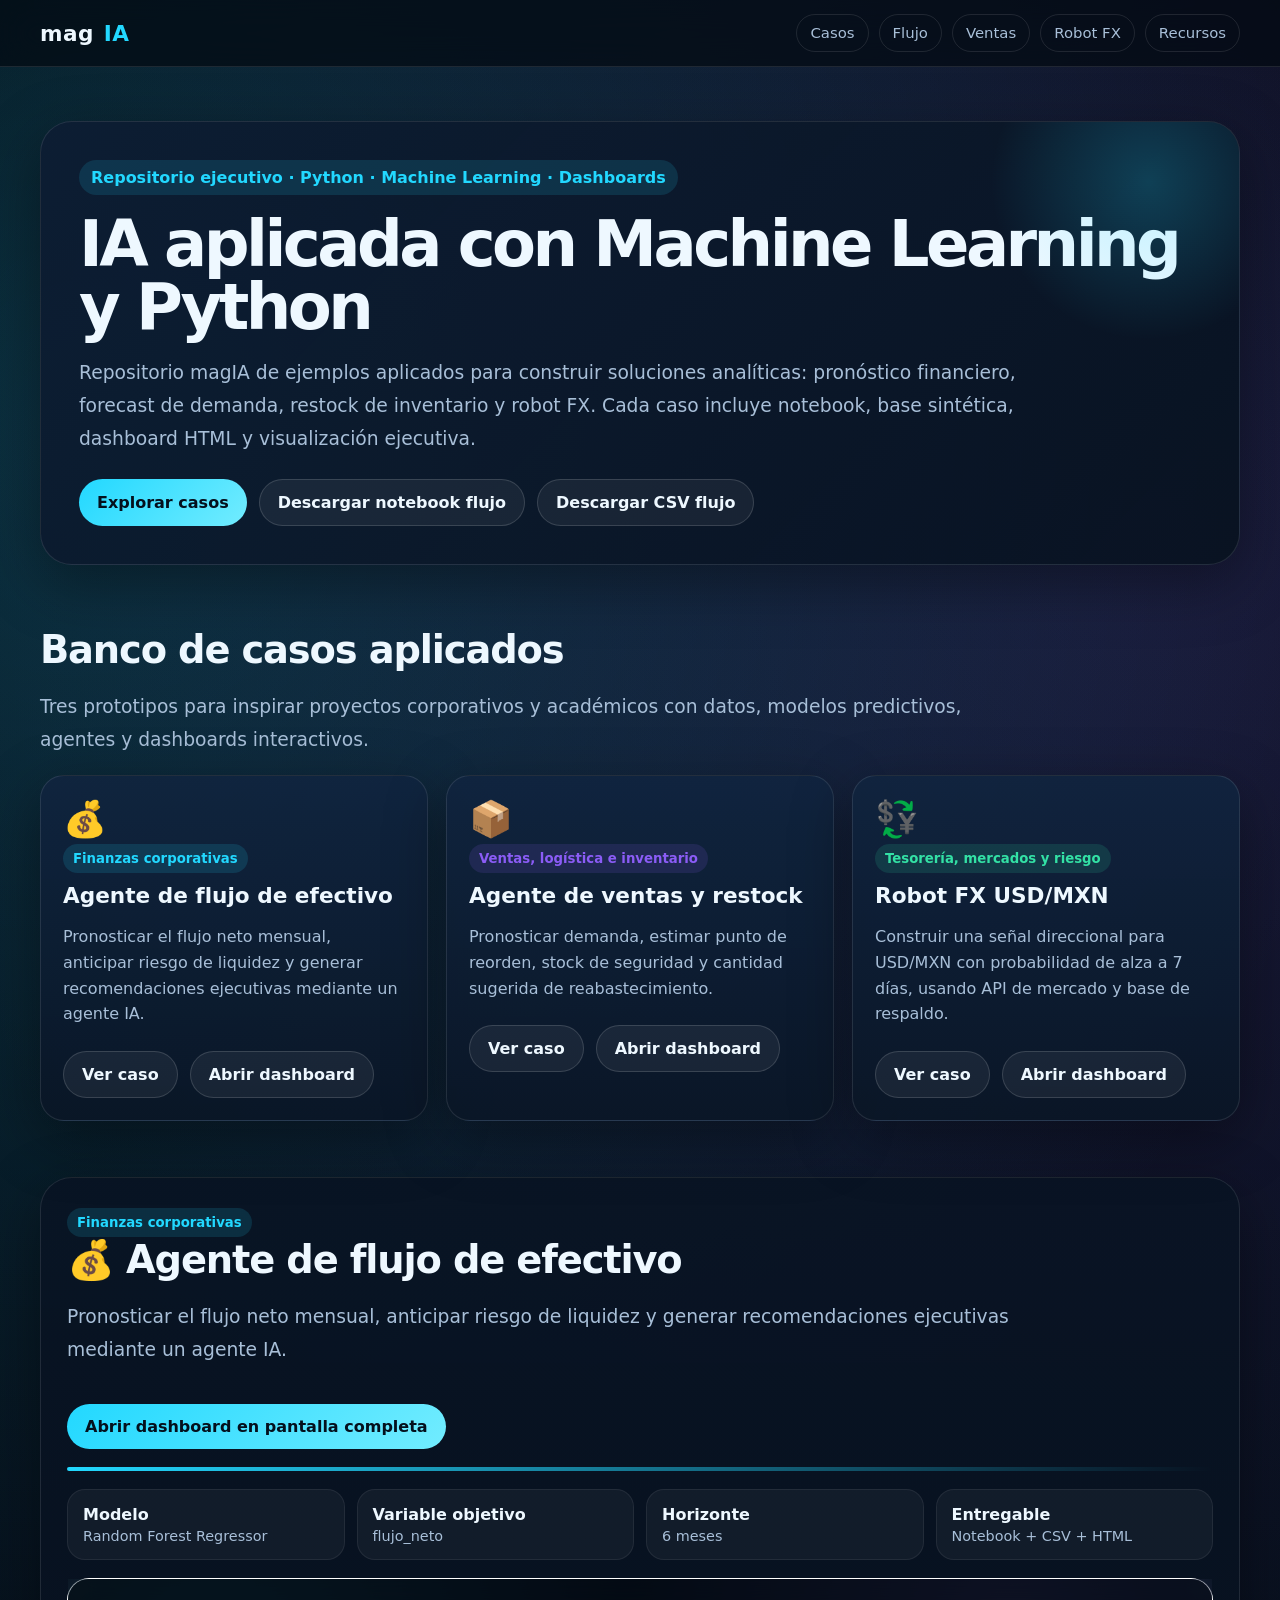
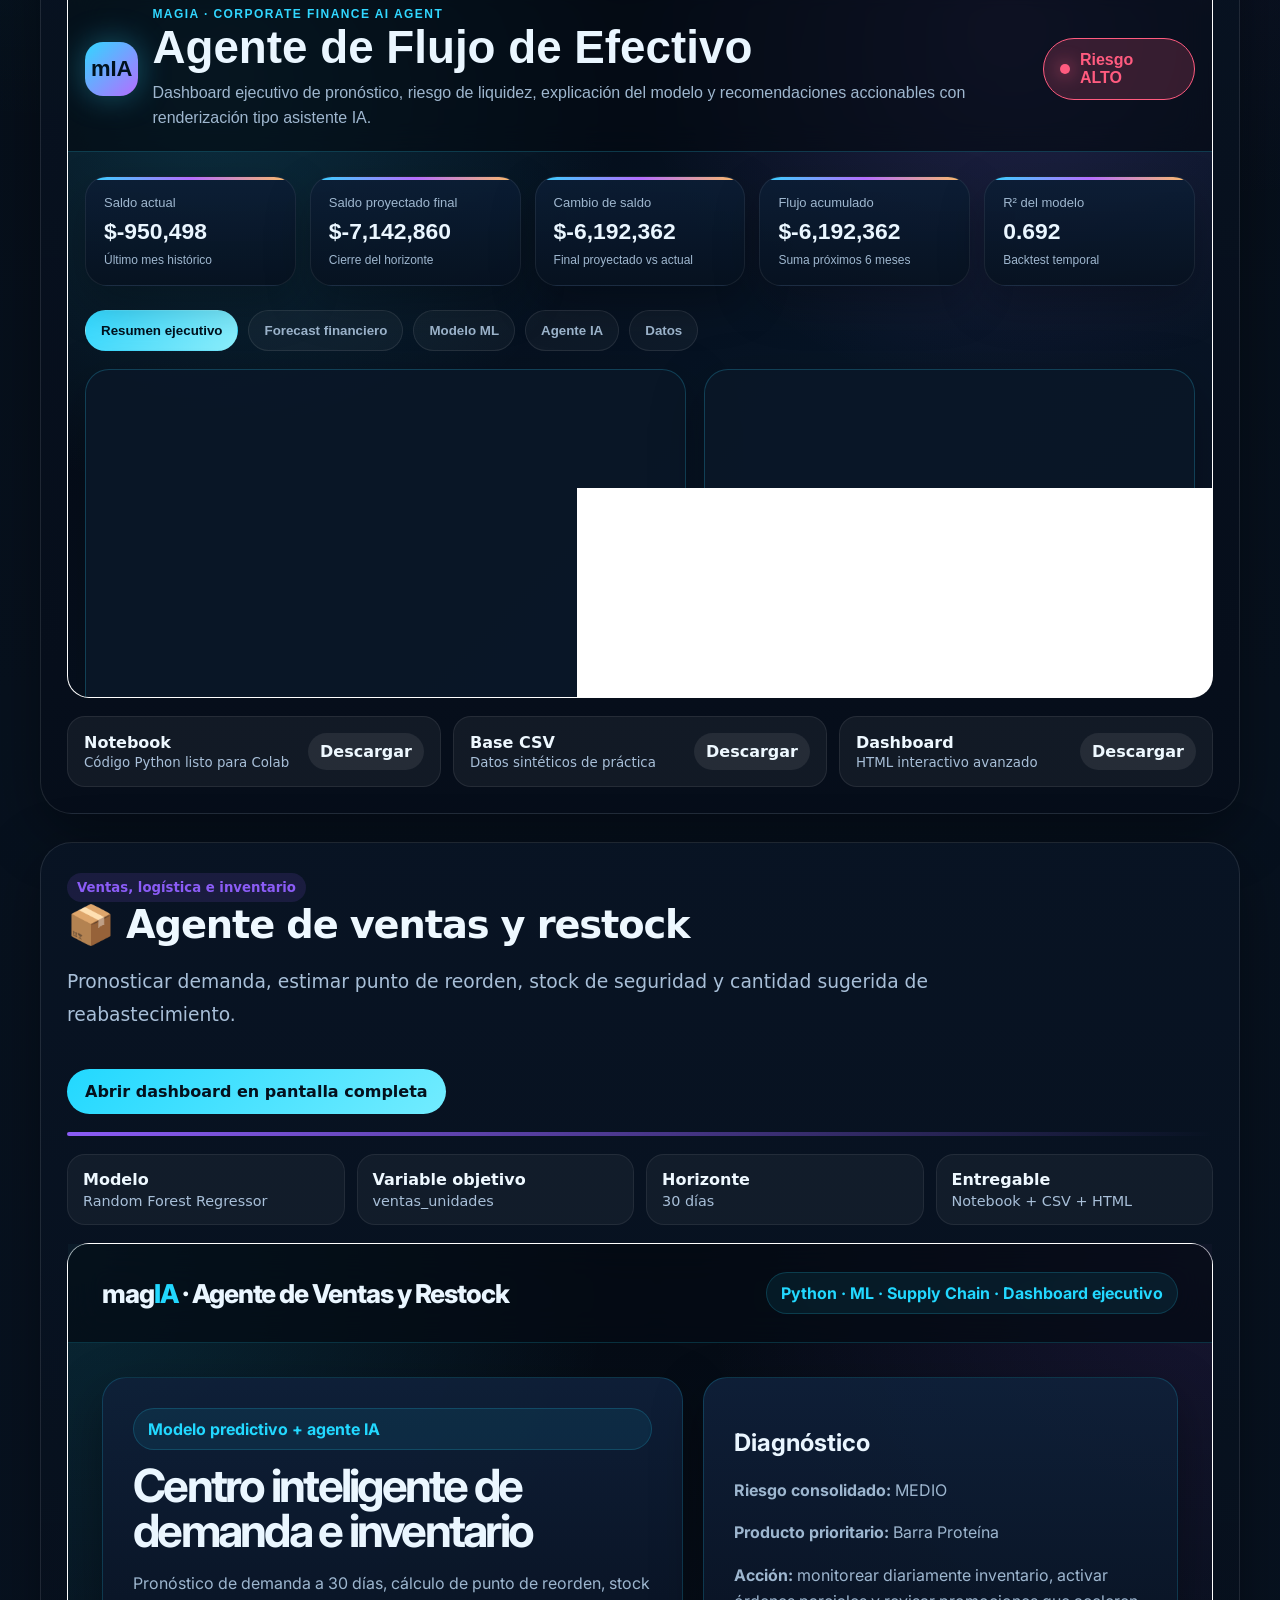
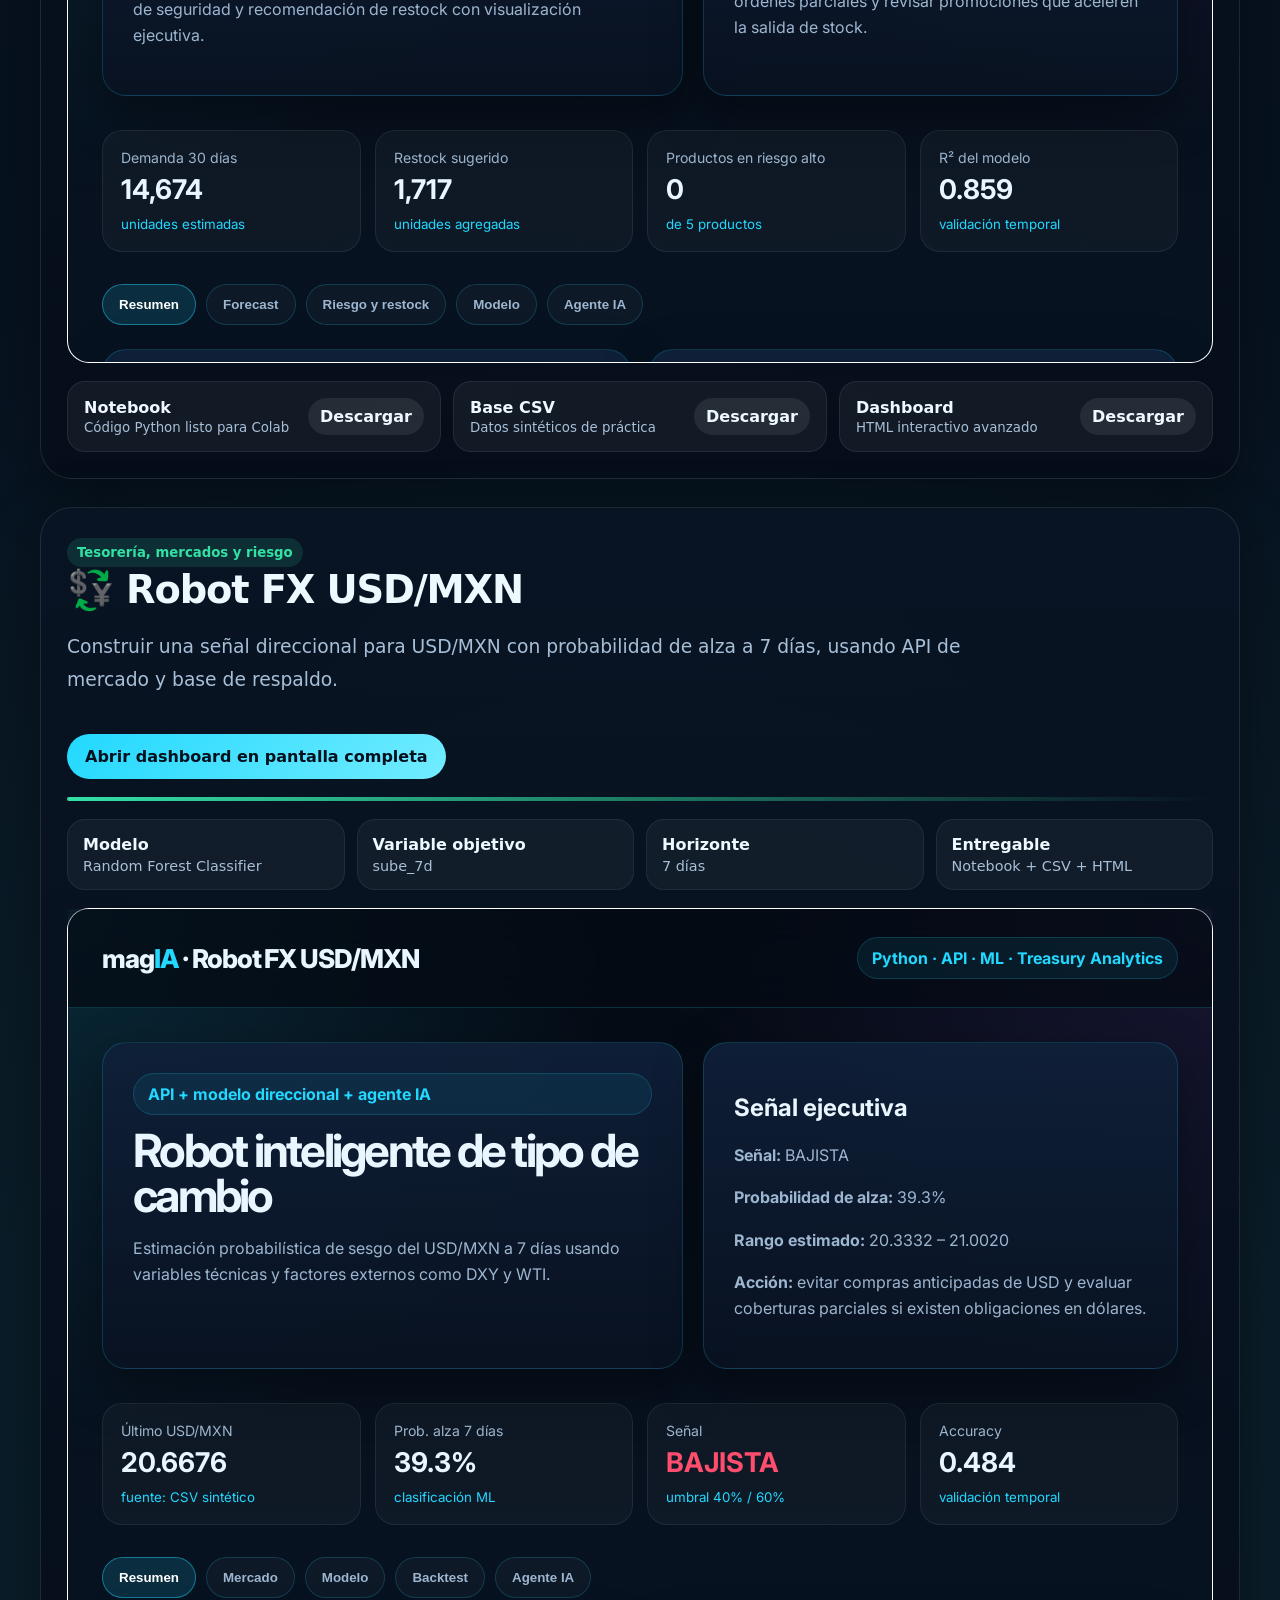
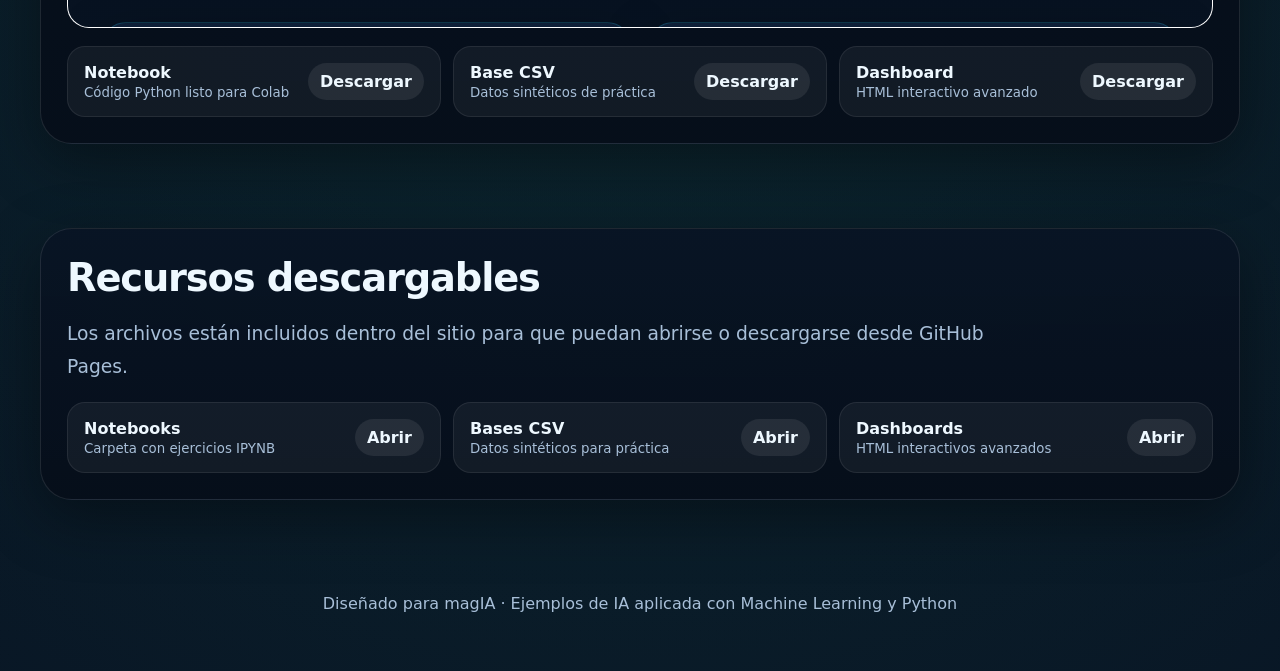
<file: index.html>
<!doctype html>
<html lang="es">
<head>
  <meta charset="utf-8">
  <meta name="viewport" content="width=device-width, initial-scale=1">
  <title>magIA · IA aplicada con Machine Learning y Python</title>
  <meta name="description" content="Repositorio ejecutivo de ejemplos de IA aplicada con Python, machine learning, bases CSV, notebooks y dashboards interactivos.">
  <link rel="stylesheet" href="styles.css">
</head>
<body>
  <nav class="nav"><div class="container nav-inner"><a class="logo" href="#top">mag<span>IA</span></a><div class="links"><a href="#casos">Casos</a><a href="#flujo">Flujo</a><a href="#ventas">Ventas</a><a href="#fx">Robot FX</a><a href="#recursos">Recursos</a></div></div></nav>
  <main id="top">
    <section class="hero"><div class="container"><div class="hero-card">
      <div class="badge">Repositorio ejecutivo · Python · Machine Learning · Dashboards</div>
      <h1>IA aplicada con Machine Learning y Python</h1>
      <p class="lead">Repositorio magIA de ejemplos aplicados para construir soluciones analíticas: pronóstico financiero, forecast de demanda, restock de inventario y robot FX. Cada caso incluye notebook, base sintética, dashboard HTML y visualización ejecutiva.</p>
      <div class="hero-actions"><a class="btn primary" href="#casos">Explorar casos</a><a class="btn" href="notebooks/01_agente_flujo_efectivo_DASHBOARD_AVANZADO.ipynb" download>Descargar notebook flujo</a><a class="btn" href="data/flujo_efectivo_sintetico.csv" download>Descargar CSV flujo</a></div>
    </div></div></section>

    <section class="section" id="casos"><div class="container"><div class="section-head"><h2>Banco de casos aplicados</h2><p class="lead">Tres prototipos para inspirar proyectos corporativos y académicos con datos, modelos predictivos, agentes y dashboards interactivos.</p></div><div class="grid">
  <article class="card" style="--accent:#22d8ff">
    <div class="case-icon">💰</div>
    <span class="tag" style="color:#22d8ff;background:#22d8ff22">Finanzas corporativas</span>
    <h3>Agente de flujo de efectivo</h3>
    <p>Pronosticar el flujo neto mensual, anticipar riesgo de liquidez y generar recomendaciones ejecutivas mediante un agente IA.</p>
    <div class="btn-row"><a class="btn" href="#flujo">Ver caso</a><a class="btn" href="dashboards/dashboard_flujo_efectivo_AVANZADO.html" target="_blank">Abrir dashboard</a></div>
  </article>


  <article class="card" style="--accent:#8b5cf6">
    <div class="case-icon">📦</div>
    <span class="tag" style="color:#8b5cf6;background:#8b5cf622">Ventas, logística e inventario</span>
    <h3>Agente de ventas y restock</h3>
    <p>Pronosticar demanda, estimar punto de reorden, stock de seguridad y cantidad sugerida de reabastecimiento.</p>
    <div class="btn-row"><a class="btn" href="#ventas">Ver caso</a><a class="btn" href="dashboards/dashboard_ventas_restock_AVANZADO.html" target="_blank">Abrir dashboard</a></div>
  </article>


  <article class="card" style="--accent:#33e1a5">
    <div class="case-icon">💱</div>
    <span class="tag" style="color:#33e1a5;background:#33e1a522">Tesorería, mercados y riesgo</span>
    <h3>Robot FX USD/MXN</h3>
    <p>Construir una señal direccional para USD/MXN con probabilidad de alza a 7 días, usando API de mercado y base de respaldo.</p>
    <div class="btn-row"><a class="btn" href="#fx">Ver caso</a><a class="btn" href="dashboards/dashboard_robot_fx_AVANZADO.html" target="_blank">Abrir dashboard</a></div>
  </article>
</div></div></section>

    <section class="section"><div class="container">
<section class="case" id="flujo" style="--accent:#22d8ff">
  <div class="case-title">
    <div>
      <span class="tag" style="color:#22d8ff;background:#22d8ff22">Finanzas corporativas</span>
      <h2>💰 Agente de flujo de efectivo</h2>
      <p class="lead">Pronosticar el flujo neto mensual, anticipar riesgo de liquidez y generar recomendaciones ejecutivas mediante un agente IA.</p>
    </div>
    <a class="btn primary" href="dashboards/dashboard_flujo_efectivo_AVANZADO.html" target="_blank">Abrir dashboard en pantalla completa</a>
  </div>
  <div class="accent-line"></div>
  <div class="kpis">
    <div class="kpi"><strong>Modelo</strong><span>Random Forest Regressor</span></div>
    <div class="kpi"><strong>Variable objetivo</strong><span>flujo_neto</span></div>
    <div class="kpi"><strong>Horizonte</strong><span>6 meses</span></div>
    <div class="kpi"><strong>Entregable</strong><span>Notebook + CSV + HTML</span></div>
  </div>
  <div class="dashboard-frame"><iframe src="dashboards/dashboard_flujo_efectivo_AVANZADO.html" loading="lazy" title="Agente de flujo de efectivo"></iframe></div>
  <div class="resources">
    <div class="res-card"><div><strong>Notebook</strong><small>Código Python listo para Colab</small></div><a href="notebooks/01_agente_flujo_efectivo_DASHBOARD_AVANZADO.ipynb" download>Descargar</a></div>
    <div class="res-card"><div><strong>Base CSV</strong><small>Datos sintéticos de práctica</small></div><a href="data/flujo_efectivo_sintetico.csv" download>Descargar</a></div>
    <div class="res-card"><div><strong>Dashboard</strong><small>HTML interactivo avanzado</small></div><a href="dashboards/dashboard_flujo_efectivo_AVANZADO.html" download>Descargar</a></div>
  </div>
</section>


<section class="case" id="ventas" style="--accent:#8b5cf6">
  <div class="case-title">
    <div>
      <span class="tag" style="color:#8b5cf6;background:#8b5cf622">Ventas, logística e inventario</span>
      <h2>📦 Agente de ventas y restock</h2>
      <p class="lead">Pronosticar demanda, estimar punto de reorden, stock de seguridad y cantidad sugerida de reabastecimiento.</p>
    </div>
    <a class="btn primary" href="dashboards/dashboard_ventas_restock_AVANZADO.html" target="_blank">Abrir dashboard en pantalla completa</a>
  </div>
  <div class="accent-line"></div>
  <div class="kpis">
    <div class="kpi"><strong>Modelo</strong><span>Random Forest Regressor</span></div>
    <div class="kpi"><strong>Variable objetivo</strong><span>ventas_unidades</span></div>
    <div class="kpi"><strong>Horizonte</strong><span>30 días</span></div>
    <div class="kpi"><strong>Entregable</strong><span>Notebook + CSV + HTML</span></div>
  </div>
  <div class="dashboard-frame"><iframe src="dashboards/dashboard_ventas_restock_AVANZADO.html" loading="lazy" title="Agente de ventas y restock"></iframe></div>
  <div class="resources">
    <div class="res-card"><div><strong>Notebook</strong><small>Código Python listo para Colab</small></div><a href="notebooks/02_agente_ventas_restock_DASHBOARD_AVANZADO.ipynb" download>Descargar</a></div>
    <div class="res-card"><div><strong>Base CSV</strong><small>Datos sintéticos de práctica</small></div><a href="data/ventas_inventario_sintetico.csv" download>Descargar</a></div>
    <div class="res-card"><div><strong>Dashboard</strong><small>HTML interactivo avanzado</small></div><a href="dashboards/dashboard_ventas_restock_AVANZADO.html" download>Descargar</a></div>
  </div>
</section>


<section class="case" id="fx" style="--accent:#33e1a5">
  <div class="case-title">
    <div>
      <span class="tag" style="color:#33e1a5;background:#33e1a522">Tesorería, mercados y riesgo</span>
      <h2>💱 Robot FX USD/MXN</h2>
      <p class="lead">Construir una señal direccional para USD/MXN con probabilidad de alza a 7 días, usando API de mercado y base de respaldo.</p>
    </div>
    <a class="btn primary" href="dashboards/dashboard_robot_fx_AVANZADO.html" target="_blank">Abrir dashboard en pantalla completa</a>
  </div>
  <div class="accent-line"></div>
  <div class="kpis">
    <div class="kpi"><strong>Modelo</strong><span>Random Forest Classifier</span></div>
    <div class="kpi"><strong>Variable objetivo</strong><span>sube_7d</span></div>
    <div class="kpi"><strong>Horizonte</strong><span>7 días</span></div>
    <div class="kpi"><strong>Entregable</strong><span>Notebook + CSV + HTML</span></div>
  </div>
  <div class="dashboard-frame"><iframe src="dashboards/dashboard_robot_fx_AVANZADO.html" loading="lazy" title="Robot FX USD/MXN"></iframe></div>
  <div class="resources">
    <div class="res-card"><div><strong>Notebook</strong><small>Código Python listo para Colab</small></div><a href="notebooks/03_robot_fx_usdmxn_DASHBOARD_AVANZADO.ipynb" download>Descargar</a></div>
    <div class="res-card"><div><strong>Base CSV</strong><small>Datos sintéticos de práctica</small></div><a href="data/tipo_cambio_sintetico.csv" download>Descargar</a></div>
    <div class="res-card"><div><strong>Dashboard</strong><small>HTML interactivo avanzado</small></div><a href="dashboards/dashboard_robot_fx_AVANZADO.html" download>Descargar</a></div>
  </div>
</section>
</div></section>

    <section class="section" id="recursos"><div class="container"><div class="case" style="--accent:#22d8ff"><h2>Recursos descargables</h2><p class="lead">Los archivos están incluidos dentro del sitio para que puedan abrirse o descargarse desde GitHub Pages.</p><div class="resources">
      <div class="res-card"><div><strong>Notebooks</strong><small>Carpeta con ejercicios IPYNB</small></div><a href="notebooks/">Abrir</a></div>
      <div class="res-card"><div><strong>Bases CSV</strong><small>Datos sintéticos para práctica</small></div><a href="data/">Abrir</a></div>
      <div class="res-card"><div><strong>Dashboards</strong><small>HTML interactivos avanzados</small></div><a href="dashboards/">Abrir</a></div>
    </div></div></div></section>
  </main>
  <footer class="footer"><div class="container">Diseñado para magIA · Ejemplos de IA aplicada con Machine Learning y Python</div></footer>
</body>
</html>
</file>
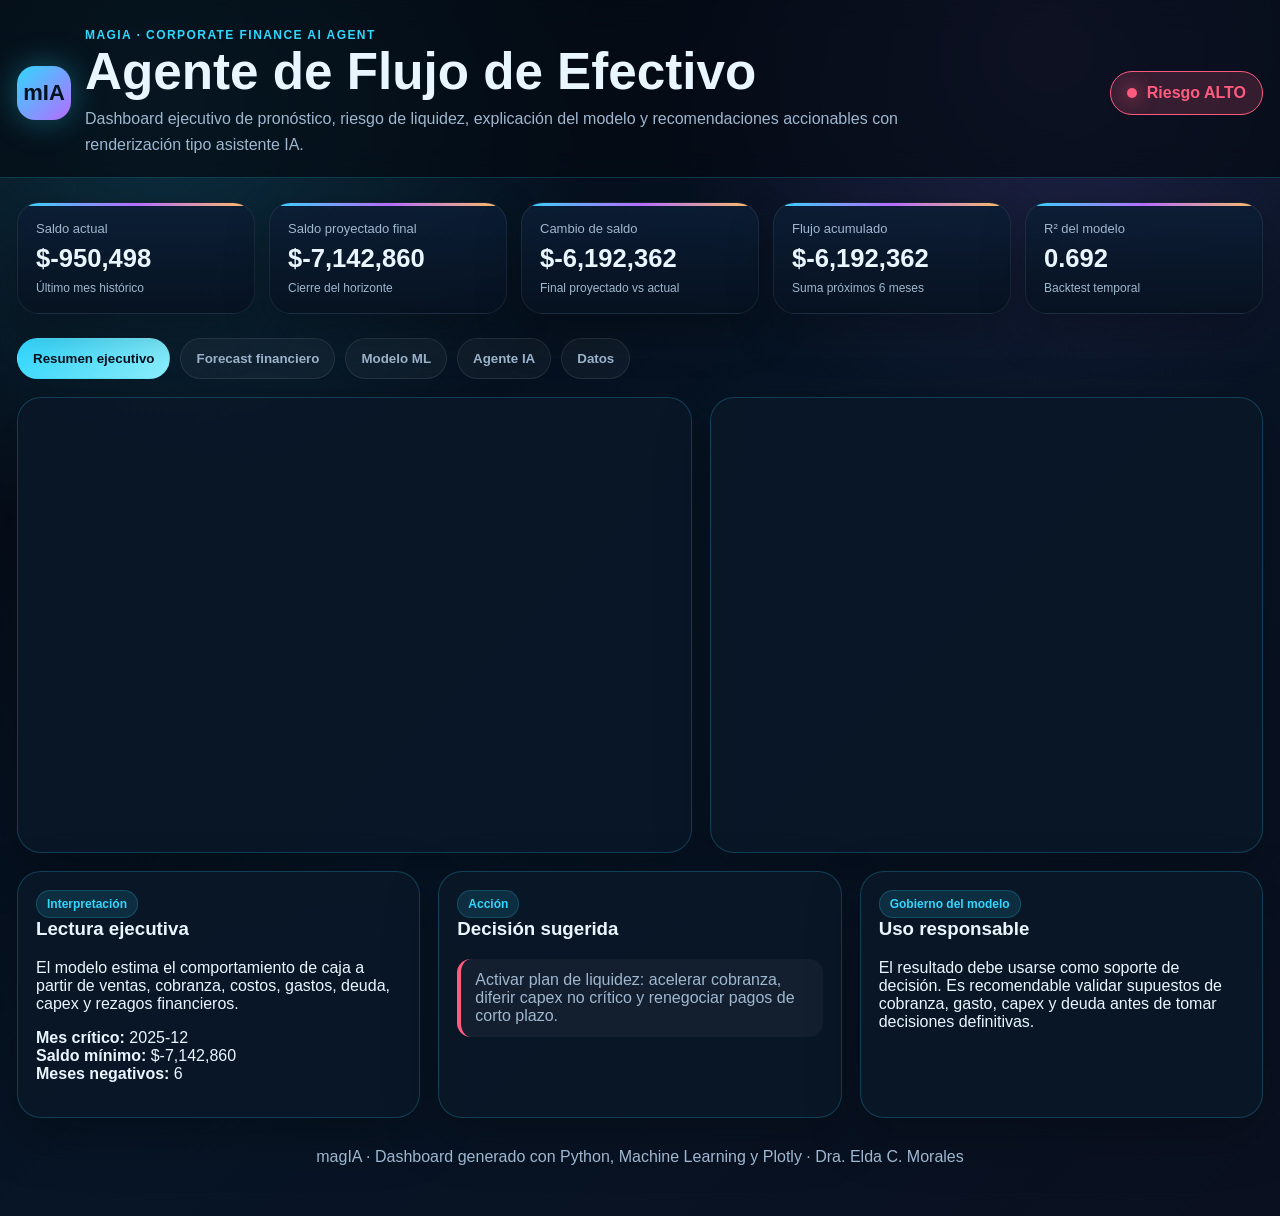
<file: dashboards/dashboard_flujo_efectivo_AVANZADO.html>
<!DOCTYPE html>
<html lang="es">
<head>
<meta charset="utf-8">
<meta name="viewport" content="width=device-width, initial-scale=1.0">
<title>magIA · Agente de Flujo de Efectivo</title>
<style>
:root {
    --bg: #050b14;
    --panel: rgba(10, 23, 40, .92);
    --panel2: rgba(12, 30, 54, .88);
    --line: rgba(49,215,255,.22);
    --text: #eaf6ff;
    --muted: #9fb7cf;
    --cyan: #31d7ff;
    --green: #35e6a7;
    --amber: #ffbf5f;
    --pink: #ff5b7f;
    --violet: #b56dff;
    --orange: #ff8a3d;
    --risk: #ff5b7f;
    --risk-soft: rgba(255,91,127,.18);
}
* { box-sizing: border-box; }
body {
    margin: 0;
    font-family: Inter, Segoe UI, Roboto, Arial, sans-serif;
    background:
        radial-gradient(circle at 12% 8%, rgba(49,215,255,.18), transparent 28%),
        radial-gradient(circle at 82% 4%, rgba(181,109,255,.16), transparent 25%),
        linear-gradient(135deg, #040812 0%, #071526 50%, #0a1020 100%);
    color: var(--text);
}
.container { width: min(1420px, calc(100% - 34px)); margin: 0 auto; }
.header {
    padding: 28px 0 20px;
    border-bottom: 1px solid var(--line);
    background: rgba(4,10,18,.66);
    backdrop-filter: blur(14px);
    position: sticky;
    top: 0;
    z-index: 20;
}
.brand {
    display:flex; align-items:center; justify-content:space-between; gap:20px;
}
.logo {
    display:flex; align-items:center; gap:14px;
}
.logo-mark {
    width:54px; height:54px; border-radius:18px;
    background: linear-gradient(135deg, var(--cyan), var(--violet));
    display:grid; place-items:center;
    color:#00121f; font-weight:900; font-size:22px;
    box-shadow: 0 0 32px rgba(49,215,255,.35);
}
.kicker { color: var(--cyan); letter-spacing:.12em; text-transform:uppercase; font-weight:800; font-size:12px; }
h1 { margin: 4px 0 0; font-size: clamp(28px, 4vw, 54px); line-height: 1.02; }
.subtitle { color: var(--muted); margin-top: 8px; font-size: 16px; max-width: 880px; line-height: 1.6; }
.status-pill {
    border:1px solid var(--risk); background: var(--risk-soft);
    color: var(--risk); padding: 12px 16px; border-radius:999px;
    font-weight:900; display:inline-flex; align-items:center; gap:10px;
}
.status-dot {
    width:10px; height:10px; border-radius:50%; background: var(--risk);
    box-shadow: 0 0 18px var(--risk);
}
.kpi-grid {
    display:grid; grid-template-columns: repeat(5, minmax(170px,1fr)); gap:14px;
    margin: 24px 0;
}
.kpi {
    background: linear-gradient(180deg, rgba(12,30,54,.88), rgba(7,18,32,.92));
    border:1px solid rgba(255,255,255,.07);
    border-radius: 22px;
    padding:18px;
    box-shadow: 0 18px 45px rgba(0,0,0,.25);
    position:relative; overflow:hidden;
}
.kpi:before {
    content:""; position:absolute; inset:0 0 auto 0; height:3px;
    background: linear-gradient(90deg, var(--cyan), var(--violet), var(--amber));
}
.kpi .label { color: var(--muted); font-size:13px; margin-bottom:8px; }
.kpi .value { font-size: clamp(18px, 2vw, 28px); font-weight:900; }
.kpi .hint { color: var(--muted); font-size:12px; margin-top:8px; }
.tabs {
    display:flex; gap:10px; flex-wrap:wrap; margin: 12px 0 18px;
}
.tab-btn {
    background: rgba(255,255,255,.04);
    border:1px solid rgba(255,255,255,.09);
    color: var(--muted);
    padding: 12px 15px;
    border-radius: 999px;
    cursor:pointer;
    font-weight:800;
}
.tab-btn.active {
    color:#00121f;
    background: linear-gradient(135deg, var(--cyan), #8ff2ff);
    border-color: transparent;
}
.tab { display:none; }
.tab.active { display:block; }
.grid-2 { display:grid; grid-template-columns: 1.1fr .9fr; gap:18px; }
.grid-3 { display:grid; grid-template-columns: repeat(3, 1fr); gap:18px; }
.card {
    background: var(--panel);
    border:1px solid var(--line);
    border-radius: 24px;
    padding: 18px;
    box-shadow: 0 18px 54px rgba(0,0,0,.28);
}
.card h2, .card h3 { margin-top:0; }
.chart-card { padding: 12px; }
.agent-shell {
    display:grid;
    grid-template-columns: 330px 1fr;
    gap:18px;
}
.agent-profile {
    background: linear-gradient(180deg, rgba(49,215,255,.10), rgba(181,109,255,.09));
    border:1px solid rgba(49,215,255,.18);
    border-radius:24px;
    padding:22px;
}
.agent-orb {
    width:96px; height:96px; border-radius:32px;
    background:
      radial-gradient(circle at 30% 25%, #ffffff 0%, #92f2ff 12%, transparent 28%),
      linear-gradient(135deg, var(--cyan), var(--violet));
    box-shadow: 0 0 45px rgba(49,215,255,.35);
    margin-bottom:18px;
    display:grid; place-items:center;
    color:#00111f; font-size:30px; font-weight:900;
}
.chat {
    background: rgba(2,9,18,.52);
    border: 1px solid rgba(255,255,255,.08);
    border-radius:24px;
    padding:18px;
    max-height: 620px;
    overflow:auto;
}
.msg {
    display:flex; gap:12px; margin: 14px 0;
    align-items:flex-start;
}
.msg.user { justify-content:flex-end; }
.avatar {
    min-width:42px; height:42px; border-radius:15px;
    background: linear-gradient(135deg, var(--cyan), var(--violet));
    color:#00111f; display:grid; place-items:center;
    font-weight:900;
}
.bubble {
    background: rgba(255,255,255,.06);
    border:1px solid rgba(255,255,255,.09);
    padding:14px 16px;
    border-radius: 18px;
    line-height:1.55;
    color: #dbefff;
}
.msg.user .bubble {
    background: rgba(49,215,255,.12);
    border-color: rgba(49,215,255,.26);
}
.action-list { display:grid; gap:12px; margin-top:16px; }
.action {
    border-left:4px solid var(--risk);
    background: rgba(255,255,255,.04);
    padding: 12px 14px;
    border-radius: 14px;
    color: var(--muted);
}
.table-wrap {
    overflow:auto;
    border:1px solid rgba(255,255,255,.08);
    border-radius:18px;
}
.data-table {
    border-collapse: collapse;
    width:100%;
    min-width:920px;
    font-size:13px;
}
.data-table th {
    background: rgba(49,215,255,.11);
    color:#bff4ff;
    text-align:left;
    padding:12px;
    position:sticky;
    top:0;
}
.data-table td {
    padding:10px 12px;
    border-bottom:1px solid rgba(255,255,255,.06);
    color:#d7e8f7;
}
.badge {
    display:inline-flex; padding:6px 10px; border-radius:999px;
    background: rgba(49,215,255,.12); color: var(--cyan);
    border:1px solid rgba(49,215,255,.2); font-size:12px; font-weight:900;
}
.footer {
    color: var(--muted); text-align:center; padding:30px 0 50px;
}
@media(max-width: 1100px) {
    .kpi-grid { grid-template-columns: repeat(2, 1fr); }
    .grid-2, .grid-3, .agent-shell { grid-template-columns:1fr; }
}
@media(max-width: 700px) {
    .kpi-grid { grid-template-columns: 1fr; }
    .brand { align-items:flex-start; flex-direction:column; }
}
</style>
</head>
<body>
<header class="header">
  <div class="container brand">
    <div class="logo">
      <div class="logo-mark">mIA</div>
      <div>
        <div class="kicker">magIA · Corporate Finance AI Agent</div>
        <h1>Agente de Flujo de Efectivo</h1>
        <div class="subtitle">Dashboard ejecutivo de pronóstico, riesgo de liquidez, explicación del modelo y recomendaciones accionables con renderización tipo asistente IA.</div>
      </div>
    </div>
    <div class="status-pill"><span class="status-dot"></span> Riesgo ALTO</div>
  </div>
</header>

<main class="container">
  <section class="kpi-grid">
    <div class="kpi"><div class="label">Saldo actual</div><div class="value">$-950,498</div><div class="hint">Último mes histórico</div></div>
    <div class="kpi"><div class="label">Saldo proyectado final</div><div class="value">$-7,142,860</div><div class="hint">Cierre del horizonte</div></div>
    <div class="kpi"><div class="label">Cambio de saldo</div><div class="value">$-6,192,362</div><div class="hint">Final proyectado vs actual</div></div>
    <div class="kpi"><div class="label">Flujo acumulado</div><div class="value">$-6,192,362</div><div class="hint">Suma próximos 6 meses</div></div>
    <div class="kpi"><div class="label">R² del modelo</div><div class="value">0.692</div><div class="hint">Backtest temporal</div></div>
  </section>

  <nav class="tabs">
    <button class="tab-btn active" onclick="openTab(event,'tab-resumen')">Resumen ejecutivo</button>
    <button class="tab-btn" onclick="openTab(event,'tab-forecast')">Forecast financiero</button>
    <button class="tab-btn" onclick="openTab(event,'tab-modelo')">Modelo ML</button>
    <button class="tab-btn" onclick="openTab(event,'tab-agente')">Agente IA</button>
    <button class="tab-btn" onclick="openTab(event,'tab-datos')">Datos</button>
  </nav>

  <section id="tab-resumen" class="tab active">
    <div class="grid-2">
      <div class="card chart-card"><div>                        <script type="text/javascript">window.PlotlyConfig = {MathJaxConfig: 'local'};</script>
        <script charset="utf-8" src="https://cdn.plot.ly/plotly-3.3.1.min.js" integrity="sha256-4rD3fugVb/nVJYUv5Ky3v+fYXoouHaBSP20WIJuEiWg=" crossorigin="anonymous"></script>                <div id="c9fb7519-e327-4f1f-bb6c-6ab6052cde71" class="plotly-graph-div" style="height:430px; width:100%;"></div>            <script type="text/javascript">                window.PLOTLYENV=window.PLOTLYENV || {};                                if (document.getElementById("c9fb7519-e327-4f1f-bb6c-6ab6052cde71")) {                    Plotly.newPlot(                        "c9fb7519-e327-4f1f-bb6c-6ab6052cde71",                        [{"hovertemplate":"\u003cb\u003e%{x|%Y-%m}\u003c\u002fb\u003e\u003cbr\u003eFlujo neto: $%{y:,.0f}\u003cextra\u003e\u003c\u002fextra\u003e","line":{"color":"#31d7ff","width":3},"marker":{"size":7},"mode":"lines+markers","name":"Histórico","x":["2022-01-01T00:00:00","2022-02-01T00:00:00","2022-03-01T00:00:00","2022-04-01T00:00:00","2022-05-01T00:00:00","2022-06-01T00:00:00","2022-07-01T00:00:00","2022-08-01T00:00:00","2022-09-01T00:00:00","2022-10-01T00:00:00","2022-11-01T00:00:00","2022-12-01T00:00:00","2023-01-01T00:00:00","2023-02-01T00:00:00","2023-03-01T00:00:00","2023-04-01T00:00:00","2023-05-01T00:00:00","2023-06-01T00:00:00","2023-07-01T00:00:00","2023-08-01T00:00:00","2023-09-01T00:00:00","2023-10-01T00:00:00","2023-11-01T00:00:00","2023-12-01T00:00:00","2024-01-01T00:00:00","2024-02-01T00:00:00","2024-03-01T00:00:00","2024-04-01T00:00:00","2024-05-01T00:00:00","2024-06-01T00:00:00","2024-07-01T00:00:00","2024-08-01T00:00:00","2024-09-01T00:00:00","2024-10-01T00:00:00","2024-11-01T00:00:00","2024-12-01T00:00:00","2025-01-01T00:00:00","2025-02-01T00:00:00","2025-03-01T00:00:00","2025-04-01T00:00:00","2025-05-01T00:00:00","2025-06-01T00:00:00"],"y":{"dtype":"f8","bdata":"AAAAgDdZJMFxPQrXhKcewexRuB7+NB7B16NwvdFJK8HD9Shcp4knweF6FG5+qjHBCtejcE8NMsHsUbgeZbMywY\u002fC9ejA+DPBuB6Fq78UNsG4HoXr+K4swQAAAADhjCbBUrgeBWrHI8Fcj8J1dF8gwcP1KNxqASXB9ihcjxhlKMGkcD0KqlsrwfYoXE9gRTPBUrgexdeKNMHXo3B9dZY0waRwPQqQETPBj8L16Jt5N8EUrkfh4GkowQrXo\[base64]"},"type":"scatter"},{"hovertemplate":"\u003cb\u003e%{x|%Y-%m}\u003c\u002fb\u003e\u003cbr\u003eFlujo neto: $%{y:,.0f}\u003cextra\u003e\u003c\u002fextra\u003e","line":{"color":"#ffbf5f","width":3},"marker":{"size":7},"mode":"lines+markers","name":"Pronóstico","x":["2025-07-01T00:00:00","2025-08-01T00:00:00","2025-09-01T00:00:00","2025-10-01T00:00:00","2025-11-01T00:00:00","2025-12-01T00:00:00"],"y":{"dtype":"f8","bdata":"ZQgxXkaaL8EUtjd24G0vwWZYKbJahS\u002fBE3nI8vx3L8ETecjy\u002fHcvwVSPV0tYfC\u002fB"},"type":"scatter"}],                        {"template":{"data":{"barpolar":[{"marker":{"line":{"color":"rgb(17,17,17)","width":0.5},"pattern":{"fillmode":"overlay","size":10,"solidity":0.2}},"type":"barpolar"}],"bar":[{"error_x":{"color":"#f2f5fa"},"error_y":{"color":"#f2f5fa"},"marker":{"line":{"color":"rgb(17,17,17)","width":0.5},"pattern":{"fillmode":"overlay","size":10,"solidity":0.2}},"type":"bar"}],"carpet":[{"aaxis":{"endlinecolor":"#A2B1C6","gridcolor":"#506784","linecolor":"#506784","minorgridcolor":"#506784","startlinecolor":"#A2B1C6"},"baxis":{"endlinecolor":"#A2B1C6","gridcolor":"#506784","linecolor":"#506784","minorgridcolor":"#506784","startlinecolor":"#A2B1C6"},"type":"carpet"}],"choropleth":[{"colorbar":{"outlinewidth":0,"ticks":""},"type":"choropleth"}],"contourcarpet":[{"colorbar":{"outlinewidth":0,"ticks":""},"type":"contourcarpet"}],"contour":[{"colorbar":{"outlinewidth":0,"ticks":""},"colorscale":[[0.0,"#0d0887"],[0.1111111111111111,"#46039f"],[0.2222222222222222,"#7201a8"],[0.3333333333333333,"#9c179e"],[0.4444444444444444,"#bd3786"],[0.5555555555555556,"#d8576b"],[0.6666666666666666,"#ed7953"],[0.7777777777777778,"#fb9f3a"],[0.8888888888888888,"#fdca26"],[1.0,"#f0f921"]],"type":"contour"}],"heatmap":[{"colorbar":{"outlinewidth":0,"ticks":""},"colorscale":[[0.0,"#0d0887"],[0.1111111111111111,"#46039f"],[0.2222222222222222,"#7201a8"],[0.3333333333333333,"#9c179e"],[0.4444444444444444,"#bd3786"],[0.5555555555555556,"#d8576b"],[0.6666666666666666,"#ed7953"],[0.7777777777777778,"#fb9f3a"],[0.8888888888888888,"#fdca26"],[1.0,"#f0f921"]],"type":"heatmap"}],"histogram2dcontour":[{"colorbar":{"outlinewidth":0,"ticks":""},"colorscale":[[0.0,"#0d0887"],[0.1111111111111111,"#46039f"],[0.2222222222222222,"#7201a8"],[0.3333333333333333,"#9c179e"],[0.4444444444444444,"#bd3786"],[0.5555555555555556,"#d8576b"],[0.6666666666666666,"#ed7953"],[0.7777777777777778,"#fb9f3a"],[0.8888888888888888,"#fdca26"],[1.0,"#f0f921"]],"type":"histogram2dcontour"}],"histogram2d":[{"colorbar":{"outlinewidth":0,"ticks":""},"colorscale":[[0.0,"#0d0887"],[0.1111111111111111,"#46039f"],[0.2222222222222222,"#7201a8"],[0.3333333333333333,"#9c179e"],[0.4444444444444444,"#bd3786"],[0.5555555555555556,"#d8576b"],[0.6666666666666666,"#ed7953"],[0.7777777777777778,"#fb9f3a"],[0.8888888888888888,"#fdca26"],[1.0,"#f0f921"]],"type":"histogram2d"}],"histogram":[{"marker":{"pattern":{"fillmode":"overlay","size":10,"solidity":0.2}},"type":"histogram"}],"mesh3d":[{"colorbar":{"outlinewidth":0,"ticks":""},"type":"mesh3d"}],"parcoords":[{"line":{"colorbar":{"outlinewidth":0,"ticks":""}},"type":"parcoords"}],"pie":[{"automargin":true,"type":"pie"}],"scatter3d":[{"line":{"colorbar":{"outlinewidth":0,"ticks":""}},"marker":{"colorbar":{"outlinewidth":0,"ticks":""}},"type":"scatter3d"}],"scattercarpet":[{"marker":{"colorbar":{"outlinewidth":0,"ticks":""}},"type":"scattercarpet"}],"scattergeo":[{"marker":{"colorbar":{"outlinewidth":0,"ticks":""}},"type":"scattergeo"}],"scattergl":[{"marker":{"line":{"color":"#283442"}},"type":"scattergl"}],"scattermapbox":[{"marker":{"colorbar":{"outlinewidth":0,"ticks":""}},"type":"scattermapbox"}],"scattermap":[{"marker":{"colorbar":{"outlinewidth":0,"ticks":""}},"type":"scattermap"}],"scatterpolargl":[{"marker":{"colorbar":{"outlinewidth":0,"ticks":""}},"type":"scatterpolargl"}],"scatterpolar":[{"marker":{"colorbar":{"outlinewidth":0,"ticks":""}},"type":"scatterpolar"}],"scatter":[{"marker":{"line":{"color":"#283442"}},"type":"scatter"}],"scatterternary":[{"marker":{"colorbar":{"outlinewidth":0,"ticks":""}},"type":"scatterternary"}],"surface":[{"colorbar":{"outlinewidth":0,"ticks":""},"colorscale":[[0.0,"#0d0887"],[0.1111111111111111,"#46039f"],[0.2222222222222222,"#7201a8"],[0.3333333333333333,"#9c179e"],[0.4444444444444444,"#bd3786"],[0.5555555555555556,"#d8576b"],[0.6666666666666666,"#ed7953"],[0.7777777777777778,"#fb9f3a"],[0.8888888888888888,"#fdca26"],[1.0,"#f0f921"]],"type":"surface"}],"table":[{"cells":{"fill":{"color":"#506784"},"line":{"color":"rgb(17,17,17)"}},"header":{"fill":{"color":"#2a3f5f"},"line":{"color":"rgb(17,17,17)"}},"type":"table"}]},"layout":{"annotationdefaults":{"arrowcolor":"#f2f5fa","arrowhead":0,"arrowwidth":1},"autotypenumbers":"strict","coloraxis":{"colorbar":{"outlinewidth":0,"ticks":""}},"colorscale":{"diverging":[[0,"#8e0152"],[0.1,"#c51b7d"],[0.2,"#de77ae"],[0.3,"#f1b6da"],[0.4,"#fde0ef"],[0.5,"#f7f7f7"],[0.6,"#e6f5d0"],[0.7,"#b8e186"],[0.8,"#7fbc41"],[0.9,"#4d9221"],[1,"#276419"]],"sequential":[[0.0,"#0d0887"],[0.1111111111111111,"#46039f"],[0.2222222222222222,"#7201a8"],[0.3333333333333333,"#9c179e"],[0.4444444444444444,"#bd3786"],[0.5555555555555556,"#d8576b"],[0.6666666666666666,"#ed7953"],[0.7777777777777778,"#fb9f3a"],[0.8888888888888888,"#fdca26"],[1.0,"#f0f921"]],"sequentialminus":[[0.0,"#0d0887"],[0.1111111111111111,"#46039f"],[0.2222222222222222,"#7201a8"],[0.3333333333333333,"#9c179e"],[0.4444444444444444,"#bd3786"],[0.5555555555555556,"#d8576b"],[0.6666666666666666,"#ed7953"],[0.7777777777777778,"#fb9f3a"],[0.8888888888888888,"#fdca26"],[1.0,"#f0f921"]]},"colorway":["#636efa","#EF553B","#00cc96","#ab63fa","#FFA15A","#19d3f3","#FF6692","#B6E880","#FF97FF","#FECB52"],"font":{"color":"#f2f5fa"},"geo":{"bgcolor":"rgb(17,17,17)","lakecolor":"rgb(17,17,17)","landcolor":"rgb(17,17,17)","showlakes":true,"showland":true,"subunitcolor":"#506784"},"hoverlabel":{"align":"left"},"hovermode":"closest","mapbox":{"style":"dark"},"paper_bgcolor":"rgb(17,17,17)","plot_bgcolor":"rgb(17,17,17)","polar":{"angularaxis":{"gridcolor":"#506784","linecolor":"#506784","ticks":""},"bgcolor":"rgb(17,17,17)","radialaxis":{"gridcolor":"#506784","linecolor":"#506784","ticks":""}},"scene":{"xaxis":{"backgroundcolor":"rgb(17,17,17)","gridcolor":"#506784","gridwidth":2,"linecolor":"#506784","showbackground":true,"ticks":"","zerolinecolor":"#C8D4E3"},"yaxis":{"backgroundcolor":"rgb(17,17,17)","gridcolor":"#506784","gridwidth":2,"linecolor":"#506784","showbackground":true,"ticks":"","zerolinecolor":"#C8D4E3"},"zaxis":{"backgroundcolor":"rgb(17,17,17)","gridcolor":"#506784","gridwidth":2,"linecolor":"#506784","showbackground":true,"ticks":"","zerolinecolor":"#C8D4E3"}},"shapedefaults":{"line":{"color":"#f2f5fa"}},"sliderdefaults":{"bgcolor":"#C8D4E3","bordercolor":"rgb(17,17,17)","borderwidth":1,"tickwidth":0},"ternary":{"aaxis":{"gridcolor":"#506784","linecolor":"#506784","ticks":""},"baxis":{"gridcolor":"#506784","linecolor":"#506784","ticks":""},"bgcolor":"rgb(17,17,17)","caxis":{"gridcolor":"#506784","linecolor":"#506784","ticks":""}},"title":{"x":0.05},"updatemenudefaults":{"bgcolor":"#506784","borderwidth":0},"xaxis":{"automargin":true,"gridcolor":"#283442","linecolor":"#506784","ticks":"","title":{"standoff":15},"zerolinecolor":"#283442","zerolinewidth":2},"yaxis":{"automargin":true,"gridcolor":"#283442","linecolor":"#506784","ticks":"","title":{"standoff":15},"zerolinecolor":"#283442","zerolinewidth":2}}},"shapes":[{"line":{"color":"#9aa7b8","dash":"dot"},"type":"line","x0":0,"x1":1,"xref":"x domain","y0":0,"y1":0,"yref":"y"}],"annotations":[{"showarrow":false,"text":"Punto de equilibrio","x":1,"xanchor":"right","xref":"x domain","y":0,"yanchor":"bottom","yref":"y"}],"margin":{"l":30,"r":20,"t":55,"b":30},"legend":{"orientation":"h","y":1.12,"x":0.02},"title":{"text":"Flujo neto histórico y proyectado"},"height":430,"paper_bgcolor":"rgba(0,0,0,0)","plot_bgcolor":"rgba(6,16,30,.72)","hovermode":"x unified"},                        {"displayModeBar": true, "responsive": true}                    )                };            </script>        </div></div>
      <div class="card chart-card"><div>                            <div id="ce0c53a9-d7ef-4671-8826-abecad83f06e" class="plotly-graph-div" style="height:430px; width:100%;"></div>            <script type="text/javascript">                window.PLOTLYENV=window.PLOTLYENV || {};                                if (document.getElementById("ce0c53a9-d7ef-4671-8826-abecad83f06e")) {                    Plotly.newPlot(                        "ce0c53a9-d7ef-4671-8826-abecad83f06e",                        [{"fill":"tozeroy","hovertemplate":"\u003cb\u003e%{x|%Y-%m}\u003c\u002fb\u003e\u003cbr\u003eSaldo final: $%{y:,.0f}\u003cextra\u003e\u003c\u002fextra\u003e","line":{"color":"#35e6a7","width":3},"mode":"lines","name":"Saldo final","x":["2022-01-01T00:00:00","2022-02-01T00:00:00","2022-03-01T00:00:00","2022-04-01T00:00:00","2022-05-01T00:00:00","2022-06-01T00:00:00","2022-07-01T00:00:00","2022-08-01T00:00:00","2022-09-01T00:00:00","2022-10-01T00:00:00","2022-11-01T00:00:00","2022-12-01T00:00:00","2023-01-01T00:00:00","2023-02-01T00:00:00","2023-03-01T00:00:00","2023-04-01T00:00:00","2023-05-01T00:00:00","2023-06-01T00:00:00","2023-07-01T00:00:00","2023-08-01T00:00:00","2023-09-01T00:00:00","2023-10-01T00:00:00","2023-11-01T00:00:00","2023-12-01T00:00:00","2024-01-01T00:00:00","2024-02-01T00:00:00","2024-03-01T00:00:00","2024-04-01T00:00:00","2024-05-01T00:00:00","2024-06-01T00:00:00","2024-07-01T00:00:00","2024-08-01T00:00:00","2024-09-01T00:00:00","2024-10-01T00:00:00","2024-11-01T00:00:00","2024-12-01T00:00:00","2025-01-01T00:00:00","2025-02-01T00:00:00","2025-03-01T00:00:00","2025-04-01T00:00:00","2025-05-01T00:00:00","2025-06-01T00:00:00","2025-07-01T00:00:00","2025-08-01T00:00:00","2025-09-01T00:00:00","2025-10-01T00:00:00","2025-11-01T00:00:00","2025-12-01T00:00:00"],"y":{"dtype":"f8","bdata":"AAAAQKRKMUFI4XoUhkEjQQAAAAAcnABB16NwvbGoI8GF61G4DtEfwcP1KNzcsyvBFK5H4X55LMHXo3A9qsUtwY\u002fC9egwKDDBuB6Fqy9EMsG4HoXr2A0lwQAAAACC1x3BpHA9CpRMGMG4HoXrqHwRwYXrUbiVwBrB9ihcj\[base64]\u002fC9WZUCcFxPQrXsdUVwXsUrkeaERnBMzMzMwURKsEAAACAmWclwWZmZmbEAS3BZrdLYgVOPsE4ybPOegJHwVIfPnvR407Byx74W+hgU8HtLVH6509XwdgfvANzP1vB"},"type":"scatter"},{"hovertemplate":"\u003cb\u003e%{x|%Y-%m}\u003c\u002fb\u003e\u003cbr\u003eSaldo proyectado: $%{y:,.0f}\u003cextra\u003e\u003c\u002fextra\u003e","marker":{"color":"#ffbf5f","line":{"color":"#ffffff","width":1},"size":10},"mode":"markers","name":"Meses proyectados","x":["2025-07-01T00:00:00","2025-08-01T00:00:00","2025-09-01T00:00:00","2025-10-01T00:00:00","2025-11-01T00:00:00","2025-12-01T00:00:00"],"y":{"dtype":"f8","bdata":"ZrdLYgVOPsE4ybPOegJHwVIfPnvR407Byx74W+hgU8HtLVH6509XwdgfvANzP1vB"},"type":"scatter"}],                        {"template":{"data":{"barpolar":[{"marker":{"line":{"color":"rgb(17,17,17)","width":0.5},"pattern":{"fillmode":"overlay","size":10,"solidity":0.2}},"type":"barpolar"}],"bar":[{"error_x":{"color":"#f2f5fa"},"error_y":{"color":"#f2f5fa"},"marker":{"line":{"color":"rgb(17,17,17)","width":0.5},"pattern":{"fillmode":"overlay","size":10,"solidity":0.2}},"type":"bar"}],"carpet":[{"aaxis":{"endlinecolor":"#A2B1C6","gridcolor":"#506784","linecolor":"#506784","minorgridcolor":"#506784","startlinecolor":"#A2B1C6"},"baxis":{"endlinecolor":"#A2B1C6","gridcolor":"#506784","linecolor":"#506784","minorgridcolor":"#506784","startlinecolor":"#A2B1C6"},"type":"carpet"}],"choropleth":[{"colorbar":{"outlinewidth":0,"ticks":""},"type":"choropleth"}],"contourcarpet":[{"colorbar":{"outlinewidth":0,"ticks":""},"type":"contourcarpet"}],"contour":[{"colorbar":{"outlinewidth":0,"ticks":""},"colorscale":[[0.0,"#0d0887"],[0.1111111111111111,"#46039f"],[0.2222222222222222,"#7201a8"],[0.3333333333333333,"#9c179e"],[0.4444444444444444,"#bd3786"],[0.5555555555555556,"#d8576b"],[0.6666666666666666,"#ed7953"],[0.7777777777777778,"#fb9f3a"],[0.8888888888888888,"#fdca26"],[1.0,"#f0f921"]],"type":"contour"}],"heatmap":[{"colorbar":{"outlinewidth":0,"ticks":""},"colorscale":[[0.0,"#0d0887"],[0.1111111111111111,"#46039f"],[0.2222222222222222,"#7201a8"],[0.3333333333333333,"#9c179e"],[0.4444444444444444,"#bd3786"],[0.5555555555555556,"#d8576b"],[0.6666666666666666,"#ed7953"],[0.7777777777777778,"#fb9f3a"],[0.8888888888888888,"#fdca26"],[1.0,"#f0f921"]],"type":"heatmap"}],"histogram2dcontour":[{"colorbar":{"outlinewidth":0,"ticks":""},"colorscale":[[0.0,"#0d0887"],[0.1111111111111111,"#46039f"],[0.2222222222222222,"#7201a8"],[0.3333333333333333,"#9c179e"],[0.4444444444444444,"#bd3786"],[0.5555555555555556,"#d8576b"],[0.6666666666666666,"#ed7953"],[0.7777777777777778,"#fb9f3a"],[0.8888888888888888,"#fdca26"],[1.0,"#f0f921"]],"type":"histogram2dcontour"}],"histogram2d":[{"colorbar":{"outlinewidth":0,"ticks":""},"colorscale":[[0.0,"#0d0887"],[0.1111111111111111,"#46039f"],[0.2222222222222222,"#7201a8"],[0.3333333333333333,"#9c179e"],[0.4444444444444444,"#bd3786"],[0.5555555555555556,"#d8576b"],[0.6666666666666666,"#ed7953"],[0.7777777777777778,"#fb9f3a"],[0.8888888888888888,"#fdca26"],[1.0,"#f0f921"]],"type":"histogram2d"}],"histogram":[{"marker":{"pattern":{"fillmode":"overlay","size":10,"solidity":0.2}},"type":"histogram"}],"mesh3d":[{"colorbar":{"outlinewidth":0,"ticks":""},"type":"mesh3d"}],"parcoords":[{"line":{"colorbar":{"outlinewidth":0,"ticks":""}},"type":"parcoords"}],"pie":[{"automargin":true,"type":"pie"}],"scatter3d":[{"line":{"colorbar":{"outlinewidth":0,"ticks":""}},"marker":{"colorbar":{"outlinewidth":0,"ticks":""}},"type":"scatter3d"}],"scattercarpet":[{"marker":{"colorbar":{"outlinewidth":0,"ticks":""}},"type":"scattercarpet"}],"scattergeo":[{"marker":{"colorbar":{"outlinewidth":0,"ticks":""}},"type":"scattergeo"}],"scattergl":[{"marker":{"line":{"color":"#283442"}},"type":"scattergl"}],"scattermapbox":[{"marker":{"colorbar":{"outlinewidth":0,"ticks":""}},"type":"scattermapbox"}],"scattermap":[{"marker":{"colorbar":{"outlinewidth":0,"ticks":""}},"type":"scattermap"}],"scatterpolargl":[{"marker":{"colorbar":{"outlinewidth":0,"ticks":""}},"type":"scatterpolargl"}],"scatterpolar":[{"marker":{"colorbar":{"outlinewidth":0,"ticks":""}},"type":"scatterpolar"}],"scatter":[{"marker":{"line":{"color":"#283442"}},"type":"scatter"}],"scatterternary":[{"marker":{"colorbar":{"outlinewidth":0,"ticks":""}},"type":"scatterternary"}],"surface":[{"colorbar":{"outlinewidth":0,"ticks":""},"colorscale":[[0.0,"#0d0887"],[0.1111111111111111,"#46039f"],[0.2222222222222222,"#7201a8"],[0.3333333333333333,"#9c179e"],[0.4444444444444444,"#bd3786"],[0.5555555555555556,"#d8576b"],[0.6666666666666666,"#ed7953"],[0.7777777777777778,"#fb9f3a"],[0.8888888888888888,"#fdca26"],[1.0,"#f0f921"]],"type":"surface"}],"table":[{"cells":{"fill":{"color":"#506784"},"line":{"color":"rgb(17,17,17)"}},"header":{"fill":{"color":"#2a3f5f"},"line":{"color":"rgb(17,17,17)"}},"type":"table"}]},"layout":{"annotationdefaults":{"arrowcolor":"#f2f5fa","arrowhead":0,"arrowwidth":1},"autotypenumbers":"strict","coloraxis":{"colorbar":{"outlinewidth":0,"ticks":""}},"colorscale":{"diverging":[[0,"#8e0152"],[0.1,"#c51b7d"],[0.2,"#de77ae"],[0.3,"#f1b6da"],[0.4,"#fde0ef"],[0.5,"#f7f7f7"],[0.6,"#e6f5d0"],[0.7,"#b8e186"],[0.8,"#7fbc41"],[0.9,"#4d9221"],[1,"#276419"]],"sequential":[[0.0,"#0d0887"],[0.1111111111111111,"#46039f"],[0.2222222222222222,"#7201a8"],[0.3333333333333333,"#9c179e"],[0.4444444444444444,"#bd3786"],[0.5555555555555556,"#d8576b"],[0.6666666666666666,"#ed7953"],[0.7777777777777778,"#fb9f3a"],[0.8888888888888888,"#fdca26"],[1.0,"#f0f921"]],"sequentialminus":[[0.0,"#0d0887"],[0.1111111111111111,"#46039f"],[0.2222222222222222,"#7201a8"],[0.3333333333333333,"#9c179e"],[0.4444444444444444,"#bd3786"],[0.5555555555555556,"#d8576b"],[0.6666666666666666,"#ed7953"],[0.7777777777777778,"#fb9f3a"],[0.8888888888888888,"#fdca26"],[1.0,"#f0f921"]]},"colorway":["#636efa","#EF553B","#00cc96","#ab63fa","#FFA15A","#19d3f3","#FF6692","#B6E880","#FF97FF","#FECB52"],"font":{"color":"#f2f5fa"},"geo":{"bgcolor":"rgb(17,17,17)","lakecolor":"rgb(17,17,17)","landcolor":"rgb(17,17,17)","showlakes":true,"showland":true,"subunitcolor":"#506784"},"hoverlabel":{"align":"left"},"hovermode":"closest","mapbox":{"style":"dark"},"paper_bgcolor":"rgb(17,17,17)","plot_bgcolor":"rgb(17,17,17)","polar":{"angularaxis":{"gridcolor":"#506784","linecolor":"#506784","ticks":""},"bgcolor":"rgb(17,17,17)","radialaxis":{"gridcolor":"#506784","linecolor":"#506784","ticks":""}},"scene":{"xaxis":{"backgroundcolor":"rgb(17,17,17)","gridcolor":"#506784","gridwidth":2,"linecolor":"#506784","showbackground":true,"ticks":"","zerolinecolor":"#C8D4E3"},"yaxis":{"backgroundcolor":"rgb(17,17,17)","gridcolor":"#506784","gridwidth":2,"linecolor":"#506784","showbackground":true,"ticks":"","zerolinecolor":"#C8D4E3"},"zaxis":{"backgroundcolor":"rgb(17,17,17)","gridcolor":"#506784","gridwidth":2,"linecolor":"#506784","showbackground":true,"ticks":"","zerolinecolor":"#C8D4E3"}},"shapedefaults":{"line":{"color":"#f2f5fa"}},"sliderdefaults":{"bgcolor":"#C8D4E3","bordercolor":"rgb(17,17,17)","borderwidth":1,"tickwidth":0},"ternary":{"aaxis":{"gridcolor":"#506784","linecolor":"#506784","ticks":""},"baxis":{"gridcolor":"#506784","linecolor":"#506784","ticks":""},"bgcolor":"rgb(17,17,17)","caxis":{"gridcolor":"#506784","linecolor":"#506784","ticks":""}},"title":{"x":0.05},"updatemenudefaults":{"bgcolor":"#506784","borderwidth":0},"xaxis":{"automargin":true,"gridcolor":"#283442","linecolor":"#506784","ticks":"","title":{"standoff":15},"zerolinecolor":"#283442","zerolinewidth":2},"yaxis":{"automargin":true,"gridcolor":"#283442","linecolor":"#506784","ticks":"","title":{"standoff":15},"zerolinecolor":"#283442","zerolinewidth":2}}},"shapes":[{"line":{"color":"#ff5b7f","dash":"dash"},"type":"line","x0":0,"x1":1,"xref":"x domain","y0":500000,"y1":500000,"yref":"y"},{"line":{"color":"#ffbf5f","dash":"dot"},"type":"line","x0":0,"x1":1,"xref":"x domain","y0":1200000,"y1":1200000,"yref":"y"}],"annotations":[{"showarrow":false,"text":"Zona crítica","x":1,"xanchor":"right","xref":"x domain","y":500000,"yanchor":"bottom","yref":"y"},{"showarrow":false,"text":"Reserva mínima","x":1,"xanchor":"right","xref":"x domain","y":1200000,"yanchor":"bottom","yref":"y"}],"margin":{"l":30,"r":20,"t":55,"b":30},"title":{"text":"Saldo final y bandas de liquidez"},"height":430,"paper_bgcolor":"rgba(0,0,0,0)","plot_bgcolor":"rgba(6,16,30,.72)","hovermode":"x unified"},                        {"displayModeBar": true, "responsive": true}                    )                };            </script>        </div></div>
    </div>
    <div class="grid-3" style="margin-top:18px;">
      <div class="card">
        <span class="badge">Interpretación</span>
        <h3>Lectura ejecutiva</h3>
        <p>El modelo estima el comportamiento de caja a partir de ventas, cobranza, costos, gastos, deuda, capex y rezagos financieros.</p>
        <p><strong>Mes crítico:</strong> 2025-12<br><strong>Saldo mínimo:</strong> $-7,142,860<br><strong>Meses negativos:</strong> 6</p>
      </div>
      <div class="card">
        <span class="badge">Acción</span>
        <h3>Decisión sugerida</h3>
        <div class="action">Activar plan de liquidez: acelerar cobranza, diferir capex no crítico y renegociar pagos de corto plazo.</div>
      </div>
      <div class="card">
        <span class="badge">Gobierno del modelo</span>
        <h3>Uso responsable</h3>
        <p>El resultado debe usarse como soporte de decisión. Es recomendable validar supuestos de cobranza, gasto, capex y deuda antes de tomar decisiones definitivas.</p>
      </div>
    </div>
  </section>

  <section id="tab-forecast" class="tab">
    <div class="grid-2">
      <div class="card chart-card"><div>                            <div id="bed2ea4c-9540-44f5-8ac5-92c95af776b5" class="plotly-graph-div" style="height:430px; width:100%;"></div>            <script type="text/javascript">                window.PLOTLYENV=window.PLOTLYENV || {};                                if (document.getElementById("bed2ea4c-9540-44f5-8ac5-92c95af776b5")) {                    Plotly.newPlot(                        "bed2ea4c-9540-44f5-8ac5-92c95af776b5",                        [{"hovertemplate":"concepto=Cobranza\u003cbr\u003emes=%{x}\u003cbr\u003emonto=%{y}\u003cextra\u003e\u003c\u002fextra\u003e","legendgroup":"Cobranza","marker":{"color":"#35e6a7","pattern":{"shape":""}},"name":"Cobranza","orientation":"v","showlegend":true,"textposition":"auto","x":["2025-07-01T00:00:00","2025-08-01T00:00:00","2025-09-01T00:00:00","2025-10-01T00:00:00","2025-11-01T00:00:00","2025-12-01T00:00:00"],"xaxis":"x","y":{"dtype":"f8","bdata":"Qe3V10\u002f6TUGI3Mw3XNdNQSApHJSFHU5B2U8\u002f6X9rT0EHF6HafSRQQaNMttv4wlBB"},"yaxis":"y","type":"bar"},{"hovertemplate":"concepto=Costos variables\u003cbr\u003emes=%{x}\u003cbr\u003emonto=%{y}\u003cextra\u003e\u003c\u002fextra\u003e","legendgroup":"Costos variables","marker":{"color":"#ff5b7f","pattern":{"shape":""}},"name":"Costos variables","orientation":"v","showlegend":true,"textposition":"auto","x":["2025-07-01T00:00:00","2025-08-01T00:00:00","2025-09-01T00:00:00","2025-10-01T00:00:00","2025-11-01T00:00:00","2025-12-01T00:00:00"],"xaxis":"x","y":{"dtype":"f8","bdata":"P1JEFjFHQcESLnOkgEpBwS3mSE5jg0HB\u002fEdNprAxQsGAVb3g4LlCwbsvV6Zsc0PB"},"yaxis":"y","type":"bar"},{"hovertemplate":"concepto=Gastos fijos\u003cbr\u003emes=%{x}\u003cbr\u003emonto=%{y}\u003cextra\u003e\u003c\u002fextra\u003e","legendgroup":"Gastos fijos","marker":{"color":"#ff8a3d","pattern":{"shape":""}},"name":"Gastos fijos","orientation":"v","showlegend":true,"textposition":"auto","x":["2025-07-01T00:00:00","2025-08-01T00:00:00","2025-09-01T00:00:00","2025-10-01T00:00:00","2025-11-01T00:00:00","2025-12-01T00:00:00"],"xaxis":"x","y":{"dtype":"f8","bdata":"\u002fqLxUdcRNcFGNH3u\u002flY1wfmDWe1iTzXBkHJVQAheNcFjuqfnlHc1wXBcIj+CgjXB"},"yaxis":"y","type":"bar"},{"hovertemplate":"concepto=Nómina\u003cbr\u003emes=%{x}\u003cbr\u003emonto=%{y}\u003cextra\u003e\u003c\u002fextra\u003e","legendgroup":"Nómina","marker":{"color":"#b56dff","pattern":{"shape":""}},"name":"Nómina","orientation":"v","showlegend":true,"textposition":"auto","x":["2025-07-01T00:00:00","2025-08-01T00:00:00","2025-09-01T00:00:00","2025-10-01T00:00:00","2025-11-01T00:00:00","2025-12-01T00:00:00"],"xaxis":"x","y":{"dtype":"f8","bdata":"s0lruWmrKcG76\u002fGD+dMpwSMHCwK+7inBC2CbXs7pKcHDcarhr\u002f4pwYwb1j\u002f7DCrB"},"yaxis":"y","type":"bar"},{"hovertemplate":"concepto=Impuestos\u003cbr\u003emes=%{x}\u003cbr\u003emonto=%{y}\u003cextra\u003e\u003c\u002fextra\u003e","legendgroup":"Impuestos","marker":{"color":"#31d7ff","pattern":{"shape":""}},"name":"Impuestos","orientation":"v","showlegend":true,"textposition":"auto","x":["2025-07-01T00:00:00","2025-08-01T00:00:00","2025-09-01T00:00:00","2025-10-01T00:00:00","2025-11-01T00:00:00","2025-12-01T00:00:00"],"xaxis":"x","y":{"dtype":"f8","bdata":"WsV0s7tIAcGQEbMBhhECwVLV7IX0bwPBkMOyGZi1BcH8lhTxBjoIwS\u002fOOXx7ZQvB"},"yaxis":"y","type":"bar"},{"hovertemplate":"concepto=Servicio deuda\u003cbr\u003emes=%{x}\u003cbr\u003emonto=%{y}\u003cextra\u003e\u003c\u002fextra\u003e","legendgroup":"Servicio deuda","marker":{"color":"#ffbf5f","pattern":{"shape":""}},"name":"Servicio deuda","orientation":"v","showlegend":true,"textposition":"auto","x":["2025-07-01T00:00:00","2025-08-01T00:00:00","2025-09-01T00:00:00","2025-10-01T00:00:00","2025-11-01T00:00:00","2025-12-01T00:00:00"],"xaxis":"x","y":{"dtype":"f8","bdata":"G+i0geKvCsG0opGAVyoMwWSzrVLeVA3BvBT8xrIPDMGcI2kz+IQMwemjW8QtowzB"},"yaxis":"y","type":"bar"},{"hovertemplate":"concepto=Capex\u003cbr\u003emes=%{x}\u003cbr\u003emonto=%{y}\u003cextra\u003e\u003c\u002fextra\u003e","legendgroup":"Capex","marker":{"color":"#e75cff","pattern":{"shape":""}},"name":"Capex","orientation":"v","showlegend":true,"textposition":"auto","x":["2025-07-01T00:00:00","2025-08-01T00:00:00","2025-09-01T00:00:00","2025-10-01T00:00:00","2025-11-01T00:00:00","2025-12-01T00:00:00"],"xaxis":"x","y":{"dtype":"f8","bdata":"rkfhevSd7cCuR+F69J3twK5H4Xr0ne3ArkfhevSd7cCuR+F69J3twK5H4Xr0ne3A"},"yaxis":"y","type":"bar"}],                        {"template":{"data":{"barpolar":[{"marker":{"line":{"color":"rgb(17,17,17)","width":0.5},"pattern":{"fillmode":"overlay","size":10,"solidity":0.2}},"type":"barpolar"}],"bar":[{"error_x":{"color":"#f2f5fa"},"error_y":{"color":"#f2f5fa"},"marker":{"line":{"color":"rgb(17,17,17)","width":0.5},"pattern":{"fillmode":"overlay","size":10,"solidity":0.2}},"type":"bar"}],"carpet":[{"aaxis":{"endlinecolor":"#A2B1C6","gridcolor":"#506784","linecolor":"#506784","minorgridcolor":"#506784","startlinecolor":"#A2B1C6"},"baxis":{"endlinecolor":"#A2B1C6","gridcolor":"#506784","linecolor":"#506784","minorgridcolor":"#506784","startlinecolor":"#A2B1C6"},"type":"carpet"}],"choropleth":[{"colorbar":{"outlinewidth":0,"ticks":""},"type":"choropleth"}],"contourcarpet":[{"colorbar":{"outlinewidth":0,"ticks":""},"type":"contourcarpet"}],"contour":[{"colorbar":{"outlinewidth":0,"ticks":""},"colorscale":[[0.0,"#0d0887"],[0.1111111111111111,"#46039f"],[0.2222222222222222,"#7201a8"],[0.3333333333333333,"#9c179e"],[0.4444444444444444,"#bd3786"],[0.5555555555555556,"#d8576b"],[0.6666666666666666,"#ed7953"],[0.7777777777777778,"#fb9f3a"],[0.8888888888888888,"#fdca26"],[1.0,"#f0f921"]],"type":"contour"}],"heatmap":[{"colorbar":{"outlinewidth":0,"ticks":""},"colorscale":[[0.0,"#0d0887"],[0.1111111111111111,"#46039f"],[0.2222222222222222,"#7201a8"],[0.3333333333333333,"#9c179e"],[0.4444444444444444,"#bd3786"],[0.5555555555555556,"#d8576b"],[0.6666666666666666,"#ed7953"],[0.7777777777777778,"#fb9f3a"],[0.8888888888888888,"#fdca26"],[1.0,"#f0f921"]],"type":"heatmap"}],"histogram2dcontour":[{"colorbar":{"outlinewidth":0,"ticks":""},"colorscale":[[0.0,"#0d0887"],[0.1111111111111111,"#46039f"],[0.2222222222222222,"#7201a8"],[0.3333333333333333,"#9c179e"],[0.4444444444444444,"#bd3786"],[0.5555555555555556,"#d8576b"],[0.6666666666666666,"#ed7953"],[0.7777777777777778,"#fb9f3a"],[0.8888888888888888,"#fdca26"],[1.0,"#f0f921"]],"type":"histogram2dcontour"}],"histogram2d":[{"colorbar":{"outlinewidth":0,"ticks":""},"colorscale":[[0.0,"#0d0887"],[0.1111111111111111,"#46039f"],[0.2222222222222222,"#7201a8"],[0.3333333333333333,"#9c179e"],[0.4444444444444444,"#bd3786"],[0.5555555555555556,"#d8576b"],[0.6666666666666666,"#ed7953"],[0.7777777777777778,"#fb9f3a"],[0.8888888888888888,"#fdca26"],[1.0,"#f0f921"]],"type":"histogram2d"}],"histogram":[{"marker":{"pattern":{"fillmode":"overlay","size":10,"solidity":0.2}},"type":"histogram"}],"mesh3d":[{"colorbar":{"outlinewidth":0,"ticks":""},"type":"mesh3d"}],"parcoords":[{"line":{"colorbar":{"outlinewidth":0,"ticks":""}},"type":"parcoords"}],"pie":[{"automargin":true,"type":"pie"}],"scatter3d":[{"line":{"colorbar":{"outlinewidth":0,"ticks":""}},"marker":{"colorbar":{"outlinewidth":0,"ticks":""}},"type":"scatter3d"}],"scattercarpet":[{"marker":{"colorbar":{"outlinewidth":0,"ticks":""}},"type":"scattercarpet"}],"scattergeo":[{"marker":{"colorbar":{"outlinewidth":0,"ticks":""}},"type":"scattergeo"}],"scattergl":[{"marker":{"line":{"color":"#283442"}},"type":"scattergl"}],"scattermapbox":[{"marker":{"colorbar":{"outlinewidth":0,"ticks":""}},"type":"scattermapbox"}],"scattermap":[{"marker":{"colorbar":{"outlinewidth":0,"ticks":""}},"type":"scattermap"}],"scatterpolargl":[{"marker":{"colorbar":{"outlinewidth":0,"ticks":""}},"type":"scatterpolargl"}],"scatterpolar":[{"marker":{"colorbar":{"outlinewidth":0,"ticks":""}},"type":"scatterpolar"}],"scatter":[{"marker":{"line":{"color":"#283442"}},"type":"scatter"}],"scatterternary":[{"marker":{"colorbar":{"outlinewidth":0,"ticks":""}},"type":"scatterternary"}],"surface":[{"colorbar":{"outlinewidth":0,"ticks":""},"colorscale":[[0.0,"#0d0887"],[0.1111111111111111,"#46039f"],[0.2222222222222222,"#7201a8"],[0.3333333333333333,"#9c179e"],[0.4444444444444444,"#bd3786"],[0.5555555555555556,"#d8576b"],[0.6666666666666666,"#ed7953"],[0.7777777777777778,"#fb9f3a"],[0.8888888888888888,"#fdca26"],[1.0,"#f0f921"]],"type":"surface"}],"table":[{"cells":{"fill":{"color":"#506784"},"line":{"color":"rgb(17,17,17)"}},"header":{"fill":{"color":"#2a3f5f"},"line":{"color":"rgb(17,17,17)"}},"type":"table"}]},"layout":{"annotationdefaults":{"arrowcolor":"#f2f5fa","arrowhead":0,"arrowwidth":1},"autotypenumbers":"strict","coloraxis":{"colorbar":{"outlinewidth":0,"ticks":""}},"colorscale":{"diverging":[[0,"#8e0152"],[0.1,"#c51b7d"],[0.2,"#de77ae"],[0.3,"#f1b6da"],[0.4,"#fde0ef"],[0.5,"#f7f7f7"],[0.6,"#e6f5d0"],[0.7,"#b8e186"],[0.8,"#7fbc41"],[0.9,"#4d9221"],[1,"#276419"]],"sequential":[[0.0,"#0d0887"],[0.1111111111111111,"#46039f"],[0.2222222222222222,"#7201a8"],[0.3333333333333333,"#9c179e"],[0.4444444444444444,"#bd3786"],[0.5555555555555556,"#d8576b"],[0.6666666666666666,"#ed7953"],[0.7777777777777778,"#fb9f3a"],[0.8888888888888888,"#fdca26"],[1.0,"#f0f921"]],"sequentialminus":[[0.0,"#0d0887"],[0.1111111111111111,"#46039f"],[0.2222222222222222,"#7201a8"],[0.3333333333333333,"#9c179e"],[0.4444444444444444,"#bd3786"],[0.5555555555555556,"#d8576b"],[0.6666666666666666,"#ed7953"],[0.7777777777777778,"#fb9f3a"],[0.8888888888888888,"#fdca26"],[1.0,"#f0f921"]]},"colorway":["#636efa","#EF553B","#00cc96","#ab63fa","#FFA15A","#19d3f3","#FF6692","#B6E880","#FF97FF","#FECB52"],"font":{"color":"#f2f5fa"},"geo":{"bgcolor":"rgb(17,17,17)","lakecolor":"rgb(17,17,17)","landcolor":"rgb(17,17,17)","showlakes":true,"showland":true,"subunitcolor":"#506784"},"hoverlabel":{"align":"left"},"hovermode":"closest","mapbox":{"style":"dark"},"paper_bgcolor":"rgb(17,17,17)","plot_bgcolor":"rgb(17,17,17)","polar":{"angularaxis":{"gridcolor":"#506784","linecolor":"#506784","ticks":""},"bgcolor":"rgb(17,17,17)","radialaxis":{"gridcolor":"#506784","linecolor":"#506784","ticks":""}},"scene":{"xaxis":{"backgroundcolor":"rgb(17,17,17)","gridcolor":"#506784","gridwidth":2,"linecolor":"#506784","showbackground":true,"ticks":"","zerolinecolor":"#C8D4E3"},"yaxis":{"backgroundcolor":"rgb(17,17,17)","gridcolor":"#506784","gridwidth":2,"linecolor":"#506784","showbackground":true,"ticks":"","zerolinecolor":"#C8D4E3"},"zaxis":{"backgroundcolor":"rgb(17,17,17)","gridcolor":"#506784","gridwidth":2,"linecolor":"#506784","showbackground":true,"ticks":"","zerolinecolor":"#C8D4E3"}},"shapedefaults":{"line":{"color":"#f2f5fa"}},"sliderdefaults":{"bgcolor":"#C8D4E3","bordercolor":"rgb(17,17,17)","borderwidth":1,"tickwidth":0},"ternary":{"aaxis":{"gridcolor":"#506784","linecolor":"#506784","ticks":""},"baxis":{"gridcolor":"#506784","linecolor":"#506784","ticks":""},"bgcolor":"rgb(17,17,17)","caxis":{"gridcolor":"#506784","linecolor":"#506784","ticks":""}},"title":{"x":0.05},"updatemenudefaults":{"bgcolor":"#506784","borderwidth":0},"xaxis":{"automargin":true,"gridcolor":"#283442","linecolor":"#506784","ticks":"","title":{"standoff":15},"zerolinecolor":"#283442","zerolinewidth":2},"yaxis":{"automargin":true,"gridcolor":"#283442","linecolor":"#506784","ticks":"","title":{"standoff":15},"zerolinecolor":"#283442","zerolinewidth":2}}},"xaxis":{"anchor":"y","domain":[0.0,1.0],"title":{"text":"mes"}},"yaxis":{"anchor":"x","domain":[0.0,1.0],"title":{"text":"monto"}},"legend":{"title":{"text":"concepto"},"tracegroupgap":0,"orientation":"h","y":-0.22,"x":0.02},"title":{"text":"Drivers del flujo proyectado: entradas y salidas"},"barmode":"relative","margin":{"l":30,"r":20,"t":55,"b":30},"height":430,"paper_bgcolor":"rgba(0,0,0,0)","plot_bgcolor":"rgba(6,16,30,.72)","hovermode":"x unified"},                        {"displayModeBar": true, "responsive": true}                    )                };            </script>        </div></div>
      <div class="card">
        <h3>Tabla ejecutiva del pronóstico</h3>
        <div class="table-wrap"><table class="dataframe data-table">
  <thead>
    <tr style="text-align: right;">
      <th>mes</th>
      <th>ventas</th>
      <th>cobranza</th>
      <th>costos_variables</th>
      <th>gastos_fijos</th>
      <th>nomina</th>
      <th>impuestos</th>
      <th>servicio_deuda</th>
      <th>capex</th>
      <th>flujo_neto</th>
      <th>saldo_final</th>
    </tr>
  </thead>
  <tbody>
    <tr>
      <td>2025-07</td>
      <td>$5,130,236</td>
      <td>$3,929,248</td>
      <td>$2,264,674</td>
      <td>$1,380,823</td>
      <td>$841,141</td>
      <td>$141,591</td>
      <td>$218,620</td>
      <td>$60,656</td>
      <td>$-1,035,555</td>
      <td>$-1,986,053</td>
    </tr>
    <tr>
      <td>2025-08</td>
      <td>$5,184,032</td>
      <td>$3,911,352</td>
      <td>$2,266,369</td>
      <td>$1,398,527</td>
      <td>$846,333</td>
      <td>$148,017</td>
      <td>$230,731</td>
      <td>$60,656</td>
      <td>$-1,029,872</td>
      <td>$-3,015,926</td>
    </tr>
    <tr>
      <td>2025-09</td>
      <td>$5,265,608</td>
      <td>$3,947,275</td>
      <td>$2,295,495</td>
      <td>$1,396,579</td>
      <td>$849,759</td>
      <td>$159,231</td>
      <td>$240,284</td>
      <td>$60,656</td>
      <td>$-1,032,877</td>
      <td>$-4,048,803</td>
    </tr>
    <tr>
      <td>2025-10</td>
      <td>$5,442,570</td>
      <td>$4,118,272</td>
      <td>$2,384,737</td>
      <td>$1,400,328</td>
      <td>$849,127</td>
      <td>$177,843</td>
      <td>$229,878</td>
      <td>$60,656</td>
      <td>$-1,031,166</td>
      <td>$-5,079,969</td>
    </tr>
    <tr>
      <td>2025-11</td>
      <td>$5,615,248</td>
      <td>$4,231,671</td>
      <td>$2,454,466</td>
      <td>$1,406,869</td>
      <td>$851,800</td>
      <td>$198,465</td>
      <td>$233,631</td>
      <td>$60,656</td>
      <td>$-1,031,166</td>
      <td>$-6,111,136</td>
    </tr>
    <tr>
      <td>2025-12</td>
      <td>$5,832,904</td>
      <td>$4,393,955</td>
      <td>$2,549,465</td>
      <td>$1,409,666</td>
      <td>$853,630</td>
      <td>$224,431</td>
      <td>$234,598</td>
      <td>$60,656</td>
      <td>$-1,031,724</td>
      <td>$-7,142,860</td>
    </tr>
  </tbody>
</table></div>
      </div>
    </div>
  </section>

  <section id="tab-modelo" class="tab">
    <div class="grid-2">
      <div class="card chart-card"><div>                            <div id="7e260007-9d47-4567-8a8f-bf7b9f0a60bd" class="plotly-graph-div" style="height:390px; width:100%;"></div>            <script type="text/javascript">                window.PLOTLYENV=window.PLOTLYENV || {};                                if (document.getElementById("7e260007-9d47-4567-8a8f-bf7b9f0a60bd")) {                    Plotly.newPlot(                        "7e260007-9d47-4567-8a8f-bf7b9f0a60bd",                        [{"line":{"color":"#31d7ff","width":3},"mode":"lines+markers","name":"Real","x":["2024-11-01T00:00:00","2024-12-01T00:00:00","2025-01-01T00:00:00","2025-02-01T00:00:00","2025-03-01T00:00:00","2025-04-01T00:00:00","2025-05-01T00:00:00","2025-06-01T00:00:00"],"y":{"dtype":"f8","bdata":"4XoUbqbWMMFmZmbmxFMlwa5H4Xpz7BvBuB6F6\u002fiLIsE9Ctcj7SkkwZqZmZkS2TDBAAAAgLkILcEzMzMzclEywQ=="},"type":"scatter"},{"line":{"color":"#ffbf5f","dash":"dash","width":3},"mode":"lines+markers","name":"Predicho","x":["2024-11-01T00:00:00","2024-12-01T00:00:00","2025-01-01T00:00:00","2025-02-01T00:00:00","2025-03-01T00:00:00","2025-04-01T00:00:00","2025-05-01T00:00:00","2025-06-01T00:00:00"],"y":{"dtype":"f8","bdata":"CYgncyeVL8FqmWf++lAowe8uo592fyHBya48iacQIcHrvOzDmIkhwU+mrE7dPSjBVH0EwRwQLsFNdhYsDmAvwQ=="},"type":"scatter"}],                        {"template":{"data":{"barpolar":[{"marker":{"line":{"color":"rgb(17,17,17)","width":0.5},"pattern":{"fillmode":"overlay","size":10,"solidity":0.2}},"type":"barpolar"}],"bar":[{"error_x":{"color":"#f2f5fa"},"error_y":{"color":"#f2f5fa"},"marker":{"line":{"color":"rgb(17,17,17)","width":0.5},"pattern":{"fillmode":"overlay","size":10,"solidity":0.2}},"type":"bar"}],"carpet":[{"aaxis":{"endlinecolor":"#A2B1C6","gridcolor":"#506784","linecolor":"#506784","minorgridcolor":"#506784","startlinecolor":"#A2B1C6"},"baxis":{"endlinecolor":"#A2B1C6","gridcolor":"#506784","linecolor":"#506784","minorgridcolor":"#506784","startlinecolor":"#A2B1C6"},"type":"carpet"}],"choropleth":[{"colorbar":{"outlinewidth":0,"ticks":""},"type":"choropleth"}],"contourcarpet":[{"colorbar":{"outlinewidth":0,"ticks":""},"type":"contourcarpet"}],"contour":[{"colorbar":{"outlinewidth":0,"ticks":""},"colorscale":[[0.0,"#0d0887"],[0.1111111111111111,"#46039f"],[0.2222222222222222,"#7201a8"],[0.3333333333333333,"#9c179e"],[0.4444444444444444,"#bd3786"],[0.5555555555555556,"#d8576b"],[0.6666666666666666,"#ed7953"],[0.7777777777777778,"#fb9f3a"],[0.8888888888888888,"#fdca26"],[1.0,"#f0f921"]],"type":"contour"}],"heatmap":[{"colorbar":{"outlinewidth":0,"ticks":""},"colorscale":[[0.0,"#0d0887"],[0.1111111111111111,"#46039f"],[0.2222222222222222,"#7201a8"],[0.3333333333333333,"#9c179e"],[0.4444444444444444,"#bd3786"],[0.5555555555555556,"#d8576b"],[0.6666666666666666,"#ed7953"],[0.7777777777777778,"#fb9f3a"],[0.8888888888888888,"#fdca26"],[1.0,"#f0f921"]],"type":"heatmap"}],"histogram2dcontour":[{"colorbar":{"outlinewidth":0,"ticks":""},"colorscale":[[0.0,"#0d0887"],[0.1111111111111111,"#46039f"],[0.2222222222222222,"#7201a8"],[0.3333333333333333,"#9c179e"],[0.4444444444444444,"#bd3786"],[0.5555555555555556,"#d8576b"],[0.6666666666666666,"#ed7953"],[0.7777777777777778,"#fb9f3a"],[0.8888888888888888,"#fdca26"],[1.0,"#f0f921"]],"type":"histogram2dcontour"}],"histogram2d":[{"colorbar":{"outlinewidth":0,"ticks":""},"colorscale":[[0.0,"#0d0887"],[0.1111111111111111,"#46039f"],[0.2222222222222222,"#7201a8"],[0.3333333333333333,"#9c179e"],[0.4444444444444444,"#bd3786"],[0.5555555555555556,"#d8576b"],[0.6666666666666666,"#ed7953"],[0.7777777777777778,"#fb9f3a"],[0.8888888888888888,"#fdca26"],[1.0,"#f0f921"]],"type":"histogram2d"}],"histogram":[{"marker":{"pattern":{"fillmode":"overlay","size":10,"solidity":0.2}},"type":"histogram"}],"mesh3d":[{"colorbar":{"outlinewidth":0,"ticks":""},"type":"mesh3d"}],"parcoords":[{"line":{"colorbar":{"outlinewidth":0,"ticks":""}},"type":"parcoords"}],"pie":[{"automargin":true,"type":"pie"}],"scatter3d":[{"line":{"colorbar":{"outlinewidth":0,"ticks":""}},"marker":{"colorbar":{"outlinewidth":0,"ticks":""}},"type":"scatter3d"}],"scattercarpet":[{"marker":{"colorbar":{"outlinewidth":0,"ticks":""}},"type":"scattercarpet"}],"scattergeo":[{"marker":{"colorbar":{"outlinewidth":0,"ticks":""}},"type":"scattergeo"}],"scattergl":[{"marker":{"line":{"color":"#283442"}},"type":"scattergl"}],"scattermapbox":[{"marker":{"colorbar":{"outlinewidth":0,"ticks":""}},"type":"scattermapbox"}],"scattermap":[{"marker":{"colorbar":{"outlinewidth":0,"ticks":""}},"type":"scattermap"}],"scatterpolargl":[{"marker":{"colorbar":{"outlinewidth":0,"ticks":""}},"type":"scatterpolargl"}],"scatterpolar":[{"marker":{"colorbar":{"outlinewidth":0,"ticks":""}},"type":"scatterpolar"}],"scatter":[{"marker":{"line":{"color":"#283442"}},"type":"scatter"}],"scatterternary":[{"marker":{"colorbar":{"outlinewidth":0,"ticks":""}},"type":"scatterternary"}],"surface":[{"colorbar":{"outlinewidth":0,"ticks":""},"colorscale":[[0.0,"#0d0887"],[0.1111111111111111,"#46039f"],[0.2222222222222222,"#7201a8"],[0.3333333333333333,"#9c179e"],[0.4444444444444444,"#bd3786"],[0.5555555555555556,"#d8576b"],[0.6666666666666666,"#ed7953"],[0.7777777777777778,"#fb9f3a"],[0.8888888888888888,"#fdca26"],[1.0,"#f0f921"]],"type":"surface"}],"table":[{"cells":{"fill":{"color":"#506784"},"line":{"color":"rgb(17,17,17)"}},"header":{"fill":{"color":"#2a3f5f"},"line":{"color":"rgb(17,17,17)"}},"type":"table"}]},"layout":{"annotationdefaults":{"arrowcolor":"#f2f5fa","arrowhead":0,"arrowwidth":1},"autotypenumbers":"strict","coloraxis":{"colorbar":{"outlinewidth":0,"ticks":""}},"colorscale":{"diverging":[[0,"#8e0152"],[0.1,"#c51b7d"],[0.2,"#de77ae"],[0.3,"#f1b6da"],[0.4,"#fde0ef"],[0.5,"#f7f7f7"],[0.6,"#e6f5d0"],[0.7,"#b8e186"],[0.8,"#7fbc41"],[0.9,"#4d9221"],[1,"#276419"]],"sequential":[[0.0,"#0d0887"],[0.1111111111111111,"#46039f"],[0.2222222222222222,"#7201a8"],[0.3333333333333333,"#9c179e"],[0.4444444444444444,"#bd3786"],[0.5555555555555556,"#d8576b"],[0.6666666666666666,"#ed7953"],[0.7777777777777778,"#fb9f3a"],[0.8888888888888888,"#fdca26"],[1.0,"#f0f921"]],"sequentialminus":[[0.0,"#0d0887"],[0.1111111111111111,"#46039f"],[0.2222222222222222,"#7201a8"],[0.3333333333333333,"#9c179e"],[0.4444444444444444,"#bd3786"],[0.5555555555555556,"#d8576b"],[0.6666666666666666,"#ed7953"],[0.7777777777777778,"#fb9f3a"],[0.8888888888888888,"#fdca26"],[1.0,"#f0f921"]]},"colorway":["#636efa","#EF553B","#00cc96","#ab63fa","#FFA15A","#19d3f3","#FF6692","#B6E880","#FF97FF","#FECB52"],"font":{"color":"#f2f5fa"},"geo":{"bgcolor":"rgb(17,17,17)","lakecolor":"rgb(17,17,17)","landcolor":"rgb(17,17,17)","showlakes":true,"showland":true,"subunitcolor":"#506784"},"hoverlabel":{"align":"left"},"hovermode":"closest","mapbox":{"style":"dark"},"paper_bgcolor":"rgb(17,17,17)","plot_bgcolor":"rgb(17,17,17)","polar":{"angularaxis":{"gridcolor":"#506784","linecolor":"#506784","ticks":""},"bgcolor":"rgb(17,17,17)","radialaxis":{"gridcolor":"#506784","linecolor":"#506784","ticks":""}},"scene":{"xaxis":{"backgroundcolor":"rgb(17,17,17)","gridcolor":"#506784","gridwidth":2,"linecolor":"#506784","showbackground":true,"ticks":"","zerolinecolor":"#C8D4E3"},"yaxis":{"backgroundcolor":"rgb(17,17,17)","gridcolor":"#506784","gridwidth":2,"linecolor":"#506784","showbackground":true,"ticks":"","zerolinecolor":"#C8D4E3"},"zaxis":{"backgroundcolor":"rgb(17,17,17)","gridcolor":"#506784","gridwidth":2,"linecolor":"#506784","showbackground":true,"ticks":"","zerolinecolor":"#C8D4E3"}},"shapedefaults":{"line":{"color":"#f2f5fa"}},"sliderdefaults":{"bgcolor":"#C8D4E3","bordercolor":"rgb(17,17,17)","borderwidth":1,"tickwidth":0},"ternary":{"aaxis":{"gridcolor":"#506784","linecolor":"#506784","ticks":""},"baxis":{"gridcolor":"#506784","linecolor":"#506784","ticks":""},"bgcolor":"rgb(17,17,17)","caxis":{"gridcolor":"#506784","linecolor":"#506784","ticks":""}},"title":{"x":0.05},"updatemenudefaults":{"bgcolor":"#506784","borderwidth":0},"xaxis":{"automargin":true,"gridcolor":"#283442","linecolor":"#506784","ticks":"","title":{"standoff":15},"zerolinecolor":"#283442","zerolinewidth":2},"yaxis":{"automargin":true,"gridcolor":"#283442","linecolor":"#506784","ticks":"","title":{"standoff":15},"zerolinecolor":"#283442","zerolinewidth":2}}},"margin":{"l":30,"r":20,"t":55,"b":30},"title":{"text":"Backtest: flujo real vs flujo predicho"},"height":390,"paper_bgcolor":"rgba(0,0,0,0)","plot_bgcolor":"rgba(6,16,30,.72)","hovermode":"x unified"},                        {"displayModeBar": true, "responsive": true}                    )                };            </script>        </div></div>
      <div class="card chart-card"><div>                            <div id="6352a0cf-1182-438a-9ed0-60ec065e4c46" class="plotly-graph-div" style="height:390px; width:100%;"></div>            <script type="text/javascript">                window.PLOTLYENV=window.PLOTLYENV || {};                                if (document.getElementById("6352a0cf-1182-438a-9ed0-60ec065e4c46")) {                    Plotly.newPlot(                        "6352a0cf-1182-438a-9ed0-60ec065e4c46",                        [{"hovertemplate":"importancia=%{marker.color}\u003cbr\u003evariable=%{y}\u003cextra\u003e\u003c\u002fextra\u003e","legendgroup":"","marker":{"color":{"dtype":"f8","bdata":"bwMNqnE\u002fhj+iCbInnwqKPwNFF35duJM\u002ficCJP7gWlT\u002fe1CS1HjacP+0Y5x4OSJ0\u002fa3KTV4Bnnz82L2LW6l+sP2TPt24Oydc\u002fnaYC8ynf1z8="},"coloraxis":"coloraxis","pattern":{"shape":""}},"name":"","orientation":"h","showlegend":false,"textposition":"auto","x":{"dtype":"f8","bdata":"bwMNqnE\u002fhj+iCbInnwqKPwNFF35duJM\u002ficCJP7gWlT\u002fe1CS1HjacP+0Y5x4OSJ0\u002fa3KTV4Bnnz82L2LW6l+sP2TPt24Oydc\u002fnaYC8ynf1z8="},"xaxis":"x","y":["ventas","mes_num","ventas_lag_3","capex","trimestre","flujo_lag_1","impuestos","mes_calendario","cobranza","porcentaje_cobranza"],"yaxis":"y","type":"bar"}],                        {"template":{"data":{"barpolar":[{"marker":{"line":{"color":"rgb(17,17,17)","width":0.5},"pattern":{"fillmode":"overlay","size":10,"solidity":0.2}},"type":"barpolar"}],"bar":[{"error_x":{"color":"#f2f5fa"},"error_y":{"color":"#f2f5fa"},"marker":{"line":{"color":"rgb(17,17,17)","width":0.5},"pattern":{"fillmode":"overlay","size":10,"solidity":0.2}},"type":"bar"}],"carpet":[{"aaxis":{"endlinecolor":"#A2B1C6","gridcolor":"#506784","linecolor":"#506784","minorgridcolor":"#506784","startlinecolor":"#A2B1C6"},"baxis":{"endlinecolor":"#A2B1C6","gridcolor":"#506784","linecolor":"#506784","minorgridcolor":"#506784","startlinecolor":"#A2B1C6"},"type":"carpet"}],"choropleth":[{"colorbar":{"outlinewidth":0,"ticks":""},"type":"choropleth"}],"contourcarpet":[{"colorbar":{"outlinewidth":0,"ticks":""},"type":"contourcarpet"}],"contour":[{"colorbar":{"outlinewidth":0,"ticks":""},"colorscale":[[0.0,"#0d0887"],[0.1111111111111111,"#46039f"],[0.2222222222222222,"#7201a8"],[0.3333333333333333,"#9c179e"],[0.4444444444444444,"#bd3786"],[0.5555555555555556,"#d8576b"],[0.6666666666666666,"#ed7953"],[0.7777777777777778,"#fb9f3a"],[0.8888888888888888,"#fdca26"],[1.0,"#f0f921"]],"type":"contour"}],"heatmap":[{"colorbar":{"outlinewidth":0,"ticks":""},"colorscale":[[0.0,"#0d0887"],[0.1111111111111111,"#46039f"],[0.2222222222222222,"#7201a8"],[0.3333333333333333,"#9c179e"],[0.4444444444444444,"#bd3786"],[0.5555555555555556,"#d8576b"],[0.6666666666666666,"#ed7953"],[0.7777777777777778,"#fb9f3a"],[0.8888888888888888,"#fdca26"],[1.0,"#f0f921"]],"type":"heatmap"}],"histogram2dcontour":[{"colorbar":{"outlinewidth":0,"ticks":""},"colorscale":[[0.0,"#0d0887"],[0.1111111111111111,"#46039f"],[0.2222222222222222,"#7201a8"],[0.3333333333333333,"#9c179e"],[0.4444444444444444,"#bd3786"],[0.5555555555555556,"#d8576b"],[0.6666666666666666,"#ed7953"],[0.7777777777777778,"#fb9f3a"],[0.8888888888888888,"#fdca26"],[1.0,"#f0f921"]],"type":"histogram2dcontour"}],"histogram2d":[{"colorbar":{"outlinewidth":0,"ticks":""},"colorscale":[[0.0,"#0d0887"],[0.1111111111111111,"#46039f"],[0.2222222222222222,"#7201a8"],[0.3333333333333333,"#9c179e"],[0.4444444444444444,"#bd3786"],[0.5555555555555556,"#d8576b"],[0.6666666666666666,"#ed7953"],[0.7777777777777778,"#fb9f3a"],[0.8888888888888888,"#fdca26"],[1.0,"#f0f921"]],"type":"histogram2d"}],"histogram":[{"marker":{"pattern":{"fillmode":"overlay","size":10,"solidity":0.2}},"type":"histogram"}],"mesh3d":[{"colorbar":{"outlinewidth":0,"ticks":""},"type":"mesh3d"}],"parcoords":[{"line":{"colorbar":{"outlinewidth":0,"ticks":""}},"type":"parcoords"}],"pie":[{"automargin":true,"type":"pie"}],"scatter3d":[{"line":{"colorbar":{"outlinewidth":0,"ticks":""}},"marker":{"colorbar":{"outlinewidth":0,"ticks":""}},"type":"scatter3d"}],"scattercarpet":[{"marker":{"colorbar":{"outlinewidth":0,"ticks":""}},"type":"scattercarpet"}],"scattergeo":[{"marker":{"colorbar":{"outlinewidth":0,"ticks":""}},"type":"scattergeo"}],"scattergl":[{"marker":{"line":{"color":"#283442"}},"type":"scattergl"}],"scattermapbox":[{"marker":{"colorbar":{"outlinewidth":0,"ticks":""}},"type":"scattermapbox"}],"scattermap":[{"marker":{"colorbar":{"outlinewidth":0,"ticks":""}},"type":"scattermap"}],"scatterpolargl":[{"marker":{"colorbar":{"outlinewidth":0,"ticks":""}},"type":"scatterpolargl"}],"scatterpolar":[{"marker":{"colorbar":{"outlinewidth":0,"ticks":""}},"type":"scatterpolar"}],"scatter":[{"marker":{"line":{"color":"#283442"}},"type":"scatter"}],"scatterternary":[{"marker":{"colorbar":{"outlinewidth":0,"ticks":""}},"type":"scatterternary"}],"surface":[{"colorbar":{"outlinewidth":0,"ticks":""},"colorscale":[[0.0,"#0d0887"],[0.1111111111111111,"#46039f"],[0.2222222222222222,"#7201a8"],[0.3333333333333333,"#9c179e"],[0.4444444444444444,"#bd3786"],[0.5555555555555556,"#d8576b"],[0.6666666666666666,"#ed7953"],[0.7777777777777778,"#fb9f3a"],[0.8888888888888888,"#fdca26"],[1.0,"#f0f921"]],"type":"surface"}],"table":[{"cells":{"fill":{"color":"#506784"},"line":{"color":"rgb(17,17,17)"}},"header":{"fill":{"color":"#2a3f5f"},"line":{"color":"rgb(17,17,17)"}},"type":"table"}]},"layout":{"annotationdefaults":{"arrowcolor":"#f2f5fa","arrowhead":0,"arrowwidth":1},"autotypenumbers":"strict","coloraxis":{"colorbar":{"outlinewidth":0,"ticks":""}},"colorscale":{"diverging":[[0,"#8e0152"],[0.1,"#c51b7d"],[0.2,"#de77ae"],[0.3,"#f1b6da"],[0.4,"#fde0ef"],[0.5,"#f7f7f7"],[0.6,"#e6f5d0"],[0.7,"#b8e186"],[0.8,"#7fbc41"],[0.9,"#4d9221"],[1,"#276419"]],"sequential":[[0.0,"#0d0887"],[0.1111111111111111,"#46039f"],[0.2222222222222222,"#7201a8"],[0.3333333333333333,"#9c179e"],[0.4444444444444444,"#bd3786"],[0.5555555555555556,"#d8576b"],[0.6666666666666666,"#ed7953"],[0.7777777777777778,"#fb9f3a"],[0.8888888888888888,"#fdca26"],[1.0,"#f0f921"]],"sequentialminus":[[0.0,"#0d0887"],[0.1111111111111111,"#46039f"],[0.2222222222222222,"#7201a8"],[0.3333333333333333,"#9c179e"],[0.4444444444444444,"#bd3786"],[0.5555555555555556,"#d8576b"],[0.6666666666666666,"#ed7953"],[0.7777777777777778,"#fb9f3a"],[0.8888888888888888,"#fdca26"],[1.0,"#f0f921"]]},"colorway":["#636efa","#EF553B","#00cc96","#ab63fa","#FFA15A","#19d3f3","#FF6692","#B6E880","#FF97FF","#FECB52"],"font":{"color":"#f2f5fa"},"geo":{"bgcolor":"rgb(17,17,17)","lakecolor":"rgb(17,17,17)","landcolor":"rgb(17,17,17)","showlakes":true,"showland":true,"subunitcolor":"#506784"},"hoverlabel":{"align":"left"},"hovermode":"closest","mapbox":{"style":"dark"},"paper_bgcolor":"rgb(17,17,17)","plot_bgcolor":"rgb(17,17,17)","polar":{"angularaxis":{"gridcolor":"#506784","linecolor":"#506784","ticks":""},"bgcolor":"rgb(17,17,17)","radialaxis":{"gridcolor":"#506784","linecolor":"#506784","ticks":""}},"scene":{"xaxis":{"backgroundcolor":"rgb(17,17,17)","gridcolor":"#506784","gridwidth":2,"linecolor":"#506784","showbackground":true,"ticks":"","zerolinecolor":"#C8D4E3"},"yaxis":{"backgroundcolor":"rgb(17,17,17)","gridcolor":"#506784","gridwidth":2,"linecolor":"#506784","showbackground":true,"ticks":"","zerolinecolor":"#C8D4E3"},"zaxis":{"backgroundcolor":"rgb(17,17,17)","gridcolor":"#506784","gridwidth":2,"linecolor":"#506784","showbackground":true,"ticks":"","zerolinecolor":"#C8D4E3"}},"shapedefaults":{"line":{"color":"#f2f5fa"}},"sliderdefaults":{"bgcolor":"#C8D4E3","bordercolor":"rgb(17,17,17)","borderwidth":1,"tickwidth":0},"ternary":{"aaxis":{"gridcolor":"#506784","linecolor":"#506784","ticks":""},"baxis":{"gridcolor":"#506784","linecolor":"#506784","ticks":""},"bgcolor":"rgb(17,17,17)","caxis":{"gridcolor":"#506784","linecolor":"#506784","ticks":""}},"title":{"x":0.05},"updatemenudefaults":{"bgcolor":"#506784","borderwidth":0},"xaxis":{"automargin":true,"gridcolor":"#283442","linecolor":"#506784","ticks":"","title":{"standoff":15},"zerolinecolor":"#283442","zerolinewidth":2},"yaxis":{"automargin":true,"gridcolor":"#283442","linecolor":"#506784","ticks":"","title":{"standoff":15},"zerolinecolor":"#283442","zerolinewidth":2}}},"xaxis":{"anchor":"y","domain":[0.0,1.0],"title":{"text":"importancia"}},"yaxis":{"anchor":"x","domain":[0.0,1.0],"title":{"text":"variable"}},"coloraxis":{"colorbar":{"title":{"text":"importancia"}},"colorscale":[[0.0,"#31d7ff"],[0.5,"#b56dff"],[1.0,"#ffbf5f"]],"showscale":false},"legend":{"tracegroupgap":0},"title":{"text":"Top 10 variables que explican el modelo"},"barmode":"relative","margin":{"l":30,"r":20,"t":55,"b":30},"height":390,"paper_bgcolor":"rgba(0,0,0,0)","plot_bgcolor":"rgba(6,16,30,.72)"},                        {"displayModeBar": true, "responsive": true}                    )                };            </script>        </div></div>
    </div>
    <div class="grid-3" style="margin-top:18px;">
      <div class="card"><h3>MAE</h3><div class="kpi"><div class="value">$116,620</div><div class="hint">Error absoluto promedio.</div></div></div>
      <div class="card"><h3>RMSE</h3><div class="kpi"><div class="value">$143,319</div><div class="hint">Penaliza más errores grandes.</div></div></div>
      <div class="card"><h3>R²</h3><div class="kpi"><div class="value">0.692</div><div class="hint">Capacidad explicativa en prueba.</div></div></div>
    </div>
    <div class="card" style="margin-top:18px;">
      <h3>Backtest detallado</h3>
      <div class="table-wrap"><table class="dataframe data-table">
  <thead>
    <tr style="text-align: right;">
      <th>mes</th>
      <th>flujo_neto</th>
      <th>saldo_final</th>
      <th>flujo_predicho</th>
    </tr>
  </thead>
  <tbody>
    <tr>
      <td>2024-11</td>
      <td>$-1,103,526</td>
      <td>$-853,526</td>
      <td>$-1,034,900</td>
    </tr>
    <tr>
      <td>2024-12</td>
      <td>$-698,850</td>
      <td>$-448,850</td>
      <td>$-796,797</td>
    </tr>
    <tr>
      <td>2025-01</td>
      <td>$-457,501</td>
      <td>$-207,501</td>
      <td>$-573,371</td>
    </tr>
    <tr>
      <td>2025-02</td>
      <td>$-607,740</td>
      <td>$-357,740</td>
      <td>$-559,188</td>
    </tr>
    <tr>
      <td>2025-03</td>
      <td>$-660,727</td>
      <td>$-410,727</td>
      <td>$-574,668</td>
    </tr>
    <tr>
      <td>2025-04</td>
      <td>$-1,104,147</td>
      <td>$-854,147</td>
      <td>$-794,351</td>
    </tr>
    <tr>
      <td>2025-05</td>
      <td>$-951,389</td>
      <td>$-701,389</td>
      <td>$-985,102</td>
    </tr>
    <tr>
      <td>2025-06</td>
      <td>$-1,200,498</td>
      <td>$-950,498</td>
      <td>$-1,028,103</td>
    </tr>
  </tbody>
</table></div>
    </div>
  </section>

  <section id="tab-agente" class="tab">
    <div class="agent-shell">
      <div class="agent-profile">
        <div class="agent-orb">IA</div>
        <h2>Agente financiero</h2>
        <p>Interpreta el pronóstico, clasifica el riesgo de liquidez y propone acciones concretas para tesorería y dirección financiera.</p>
        <div class="action-list">
          <div class="action"><strong>Riesgo:</strong> ALTO</div>
          <div class="action"><strong>Prioridad:</strong> Acción prioritaria</div>
          <div class="action"><strong>Mes crítico:</strong> 2025-12</div>
        </div>
      </div>
      <div class="chat">
        <div class="msg user"><div class="bubble">Analiza el pronóstico de flujo de efectivo y dame una recomendación ejecutiva.</div></div>
        <div class='msg assistant'><div class='avatar'>IA</div><div class='bubble'>El riesgo de liquidez se clasifica como ALTO: Acción prioritaria.</div></div><div class='msg assistant'><div class='avatar'>IA</div><div class='bubble'>El mes más sensible es 2025-12, con saldo mínimo proyectado de $-7,142,860.</div></div><div class='msg assistant'><div class='avatar'>IA</div><div class='bubble'>El flujo neto acumulado de los próximos 6 meses es $-6,192,362.</div></div><div class='msg assistant'><div class='avatar'>IA</div><div class='bubble'>Se detectan 6 meses con flujo neto negativo.</div></div><div class='msg assistant'><div class='avatar'>IA</div><div class='bubble'>Acción sugerida: Activar plan de liquidez: acelerar cobranza, diferir capex no crítico y renegociar pagos de corto plazo.</div></div>
        <div class="msg assistant"><div class="avatar">IA</div><div class="bubble"><strong>Nota:</strong> este análisis combina reglas financieras y salida del modelo. Antes de ejecutarlo operativamente, conviene validar supuestos de cobranza, capex y deuda con el equipo responsable.</div></div>
      </div>
    </div>
  </section>

  <section id="tab-datos" class="tab">
    <div class="card">
      <h3>Base histórica usada por el modelo</h3>
      <p style="color:var(--muted)">Muestra de los últimos registros históricos cargados antes del pronóstico.</p>
      <div class="table-wrap"><table class="dataframe data-table">
  <thead>
    <tr style="text-align: right;">
      <th>mes</th>
      <th>ventas</th>
      <th>porcentaje_cobranza</th>
      <th>cobranza</th>
      <th>costos_variables</th>
      <th>gastos_fijos</th>
      <th>nomina</th>
      <th>impuestos</th>
      <th>servicio_deuda</th>
      <th>capex</th>
      <th>saldo_inicial</th>
      <th>flujo_neto</th>
      <th>saldo_final</th>
    </tr>
  </thead>
  <tbody>
    <tr>
      <td>2024-07-01</td>
      <td>4867353.91</td>
      <td>0.6831</td>
      <td>3325056.89</td>
      <td>2053065.64</td>
      <td>1343015.86</td>
      <td>838408.54</td>
      <td>121692.84</td>
      <td>193911.58</td>
      <td>96412.92</td>
      <td>250000.0</td>
      <td>-1321450.48</td>
      <td>-1071450.48</td>
    </tr>
    <tr>
      <td>2024-08-01</td>
      <td>4147375.53</td>
      <td>0.7149</td>
      <td>2965020.24</td>
      <td>1686997.60</td>
      <td>1380041.29</td>
      <td>836401.73</td>
      <td>51780.43</td>
      <td>186816.31</td>
      <td>74615.49</td>
      <td>250000.0</td>
      <td>-1251632.60</td>
      <td>-1001632.60</td>
    </tr>
    <tr>
      <td>2024-09-01</td>
      <td>3976132.71</td>
      <td>0.7150</td>
      <td>2842898.06</td>
      <td>1693104.52</td>
      <td>1323686.71</td>
      <td>850878.39</td>
      <td>-11292.69</td>
      <td>293343.54</td>
      <td>28559.19</td>
      <td>250000.0</td>
      <td>-1335381.60</td>
      <td>-1085381.60</td>
    </tr>
    <tr>
      <td>2024-10-01</td>
      <td>3870172.28</td>
      <td>0.7607</td>
      <td>2944096.41</td>
      <td>1627586.65</td>
      <td>1299187.62</td>
      <td>879577.29</td>
      <td>-15300.34</td>
      <td>172927.13</td>
      <td>448660.94</td>
      <td>250000.0</td>
      <td>-1468542.87</td>
      <td>-1218542.87</td>
    </tr>
    <tr>
      <td>2024-11-01</td>
      <td>4481045.43</td>
      <td>0.7672</td>
      <td>3437779.28</td>
      <td>2061480.18</td>
      <td>1310907.52</td>
      <td>848606.09</td>
      <td>99796.30</td>
      <td>183955.76</td>
      <td>36559.86</td>
      <td>250000.0</td>
      <td>-1103526.43</td>
      <td>-853526.43</td>
    </tr>
    <tr>
      <td>2024-12-01</td>
      <td>4762989.58</td>
      <td>0.8248</td>
      <td>3928305.14</td>
      <td>1971954.41</td>
      <td>1323429.98</td>
      <td>864391.15</td>
      <td>106958.64</td>
      <td>310787.00</td>
      <td>49634.40</td>
      <td>250000.0</td>
      <td>-698850.45</td>
      <td>-448850.45</td>
    </tr>
    <tr>
      <td>2025-01-01</td>
      <td>4504039.78</td>
      <td>0.8680</td>
      <td>3909730.58</td>
      <td>1776449.87</td>
      <td>1440504.64</td>
      <td>798989.60</td>
      <td>85445.33</td>
      <td>175617.43</td>
      <td>90224.57</td>
      <td>250000.0</td>
      <td>-457500.87</td>
      <td>-207500.87</td>
    </tr>
    <tr>
      <td>2025-02-01</td>
      <td>4598432.12</td>
      <td>0.8507</td>
      <td>3911976.35</td>
      <td>1951951.16</td>
      <td>1325437.22</td>
      <td>850977.16</td>
      <td>140152.92</td>
      <td>178447.68</td>
      <td>72750.68</td>
      <td>250000.0</td>
      <td>-607740.46</td>
      <td>-357740.46</td>
    </tr>
    <tr>
      <td>2025-03-01</td>
      <td>4780912.75</td>
      <td>0.8630</td>
      <td>4125857.37</td>
      <td>2034277.98</td>
      <td>1394759.08</td>
      <td>833065.58</td>
      <td>172239.57</td>
      <td>306220.34</td>
      <td>46021.39</td>
      <td>250000.0</td>
      <td>-660726.57</td>
      <td>-410726.57</td>
    </tr>
    <tr>
      <td>2025-04-01</td>
      <td>5150850.26</td>
      <td>0.8001</td>
      <td>4121412.77</td>
      <td>2338381.40</td>
      <td>1328029.25</td>
      <td>825627.23</td>
      <td>121507.39</td>
      <td>182288.44</td>
      <td>429725.65</td>
      <td>250000.0</td>
      <td>-1104146.60</td>
      <td>-854146.60</td>
    </tr>
    <tr>
      <td>2025-05-01</td>
      <td>5123728.12</td>
      <td>0.7691</td>
      <td>3940702.26</td>
      <td>2258937.88</td>
      <td>1404336.09</td>
      <td>836094.97</td>
      <td>129994.04</td>
      <td>202072.38</td>
      <td>60655.64</td>
      <td>250000.0</td>
      <td>-951388.75</td>
      <td>-701388.75</td>
    </tr>
    <tr>
      <td>2025-06-01</td>
      <td>4933630.85</td>
      <td>0.7285</td>
      <td>3594386.22</td>
      <td>2116141.71</td>
      <td>1385398.04</td>
      <td>851646.91</td>
      <td>134528.83</td>
      <td>271500.12</td>
      <td>35668.80</td>
      <td>250000.0</td>
      <td>-1200498.20</td>
      <td>-950498.20</td>
    </tr>
  </tbody>
</table></div>
    </div>
  </section>
</main>

<footer class="footer">
  magIA · Dashboard generado con Python, Machine Learning y Plotly · Dra. Elda C. Morales
</footer>

<script>
function openTab(evt, id) {
  var i, tabcontent, tablinks;
  tabcontent = document.getElementsByClassName("tab");
  for (i = 0; i < tabcontent.length; i++) {
    tabcontent[i].classList.remove("active");
  }
  tablinks = document.getElementsByClassName("tab-btn");
  for (i = 0; i < tablinks.length; i++) {
    tablinks[i].classList.remove("active");
  }
  document.getElementById(id).classList.add("active");
  evt.currentTarget.classList.add("active");
  setTimeout(function() {
    window.dispatchEvent(new Event('resize'));
  }, 120);
}
</script>
</body>
</html>
</file>
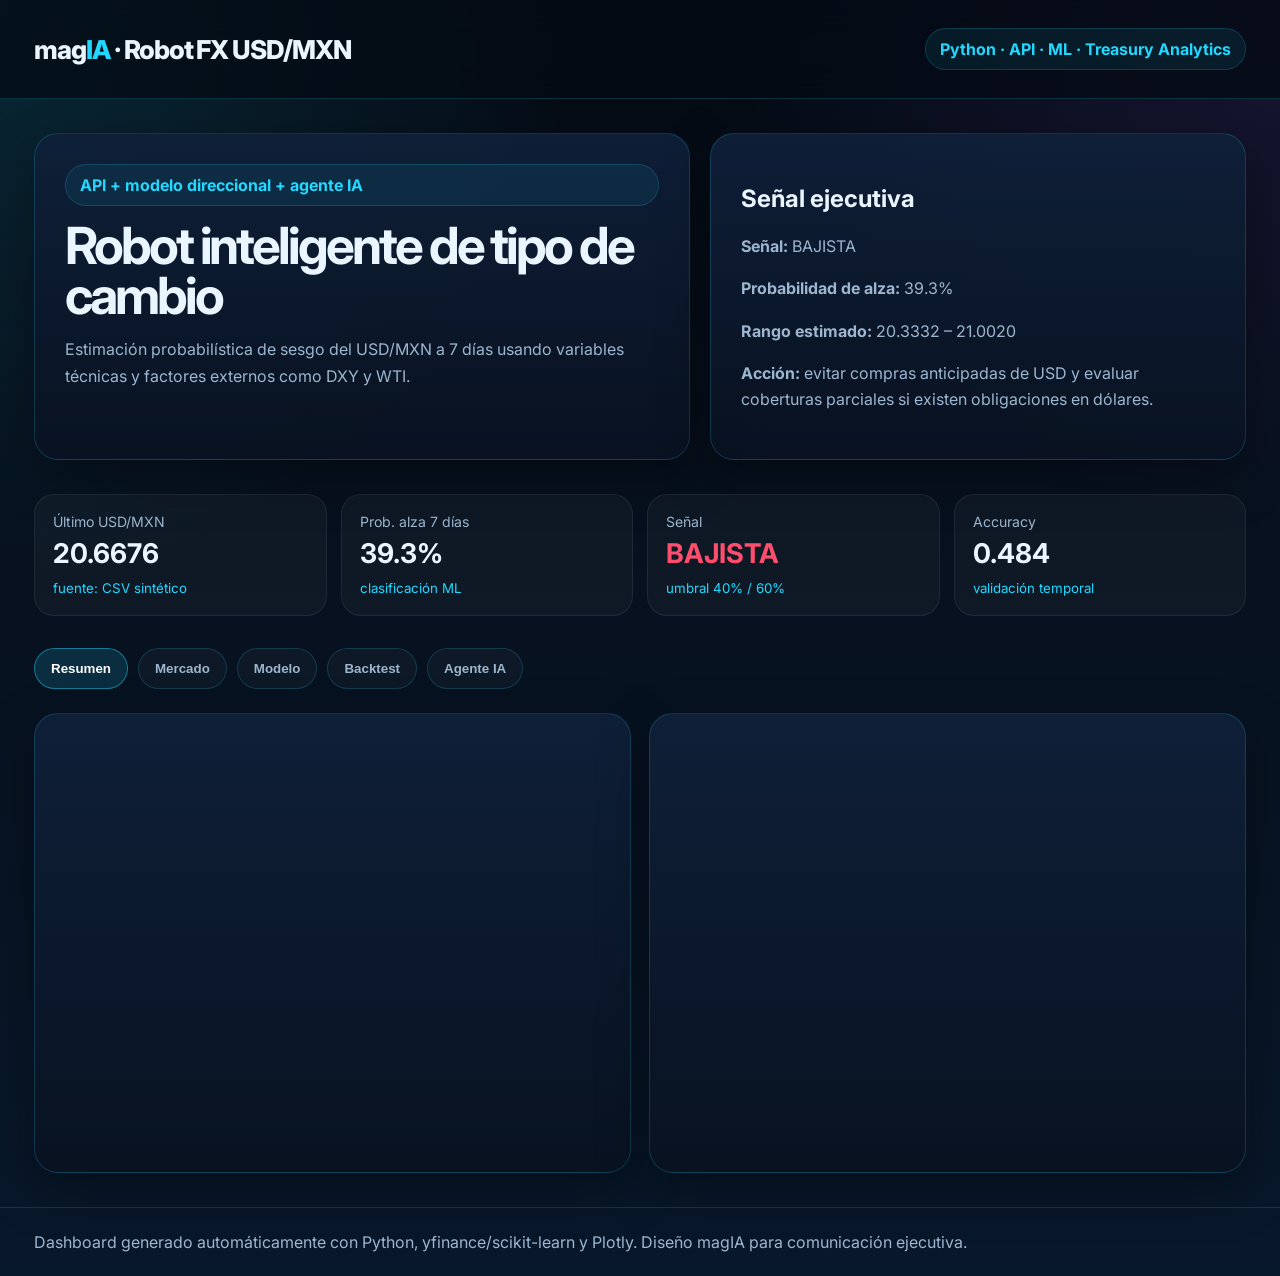
<file: dashboards/dashboard_robot_fx_AVANZADO.html>
<!DOCTYPE html>
<html lang='es'>
<head>
<meta charset='UTF-8'>
<meta name='viewport' content='width=device-width, initial-scale=1.0'>
<title>magIA | Robot FX USD/MXN</title>
<link rel='preconnect' href='https://fonts.googleapis.com'>
<link rel='preconnect' href='https://fonts.gstatic.com' crossorigin>
<link href='https://fonts.googleapis.com/css2?family=Inter:wght@400;600;700;800&display=swap' rel='stylesheet'>
<style>
:root { --bg:#050b14; --panel:#0b1628; --panel2:#0f2039; --line:rgba(34,216,255,.18); --text:#eaf6ff; --muted:#9db6cf; --cyan:#22d8ff; --green:#42f5b3; --amber:#ffbf69; --red:#ff4d6d; --purple:#9b5cff; }
* { box-sizing:border-box; }
body { margin:0; font-family:Inter,Arial,sans-serif; background:radial-gradient(circle at top left, rgba(34,216,255,.14), transparent 32%), radial-gradient(circle at top right, rgba(155,92,255,.12), transparent 30%), linear-gradient(180deg,#050b14,#07111f 45%,#08182b); color:var(--text); }
.header { padding:28px 34px; border-bottom:1px solid var(--line); position:sticky; top:0; z-index:10; backdrop-filter:blur(18px); background:rgba(5,11,20,.76); }
.brand { display:flex; justify-content:space-between; align-items:center; gap:18px; } .logo { font-size:26px; font-weight:800; letter-spacing:-.04em; } .logo span { color:var(--cyan); }
.badge { padding:10px 14px; border:1px solid var(--line); border-radius:999px; color:var(--cyan); background:rgba(34,216,255,.08); font-weight:700; }
.hero { padding:34px; display:grid; grid-template-columns:1.1fr .9fr; gap:20px; }
.card { background:linear-gradient(180deg,rgba(15,32,57,.94),rgba(9,18,33,.94)); border:1px solid var(--line); border-radius:24px; box-shadow:0 18px 50px rgba(0,0,0,.35); overflow:hidden; }
.hero-card { padding:30px; position:relative; } h1 { font-size:clamp(2.2rem,4vw,4.7rem); line-height:.98; margin:14px 0; letter-spacing:-.06em; } p { color:var(--muted); line-height:1.65; }
.kpis { display:grid; grid-template-columns:repeat(4,1fr); gap:14px; padding:0 34px 22px; } .kpi { padding:18px; border:1px solid rgba(255,255,255,.07); border-radius:20px; background:rgba(255,255,255,.035); } .kpi span { color:var(--muted); display:block; font-size:.88rem; } .kpi strong { display:block; font-size:1.7rem; margin:7px 0; } .kpi small { color:var(--cyan); }
.tabs { display:flex; gap:10px; flex-wrap:wrap; padding:10px 34px 24px; } .tab { cursor:pointer; border:1px solid var(--line); background:rgba(255,255,255,.03); color:var(--muted); padding:12px 16px; border-radius:999px; font-weight:700; } .tab.active { background:rgba(34,216,255,.14); color:#fff; border-color:rgba(34,216,255,.45); }
.section { display:none; padding:0 34px 34px; } .section.active { display:block; } .grid2 { display:grid; grid-template-columns:1fr 1fr; gap:18px; } .grid3 { display:grid; grid-template-columns:1.1fr .9fr; gap:18px; } .plot { padding:14px; }
.table-wrap { overflow:auto; max-height:520px; } table.table { width:100%; border-collapse:collapse; min-width:700px; } .table th,.table td { padding:12px 14px; border-bottom:1px solid rgba(255,255,255,.07); text-align:left; font-size:.92rem; } .table th { color:#8cecff; background:rgba(34,216,255,.06); position:sticky; top:0; }
.agent { display:flex; flex-direction:column; height:620px; } .agent-head { padding:18px; border-bottom:1px solid var(--line); display:flex; align-items:center; gap:12px; } .orb { width:42px; height:42px; border-radius:50%; background:radial-gradient(circle,#fff, var(--cyan) 35%, var(--purple)); box-shadow:0 0 28px rgba(34,216,255,.55); animation:pulse 2.2s infinite; } @keyframes pulse { 0%,100%{transform:scale(1)} 50%{transform:scale(1.08)} }
.agent-body { padding:18px; flex:1; overflow:auto; display:flex; flex-direction:column; gap:14px; } .msg { max-width:86%; padding:14px 16px; border-radius:18px; border:1px solid rgba(255,255,255,.08); background:rgba(255,255,255,.05); opacity:0; transform:translateY(8px); animation:appear .5s forwards; } .msg strong { color:#fff; display:block; margin-bottom:6px; } .msg p { margin:0; color:#cfe4ff; } @keyframes appear { to{opacity:1; transform:translateY(0)} }
.typing { display:flex; gap:6px; padding:12px 16px; width:max-content; border-radius:18px; background:rgba(34,216,255,.10); } .typing i { width:7px; height:7px; border-radius:50%; background:var(--cyan); animation:bounce 1s infinite; } .typing i:nth-child(2){animation-delay:.15s} .typing i:nth-child(3){animation-delay:.3s} @keyframes bounce { 0%,80%,100%{opacity:.3} 40%{opacity:1} }
.quick { display:flex; gap:8px; flex-wrap:wrap; padding:0 18px 18px; } .quick button { border:1px solid var(--line); border-radius:999px; background:rgba(34,216,255,.08); color:#eaf6ff; padding:10px 12px; cursor:pointer; font-weight:700; } .footer { padding:24px 34px; color:var(--muted); border-top:1px solid var(--line); }
@media(max-width:1000px) { .hero,.grid2,.grid3,.kpis{grid-template-columns:1fr} h1{font-size:2.6rem} }
</style>
</head>
<body>
<header class='header'><div class='brand'><div class='logo'>mag<span>IA</span> · Robot FX USD/MXN</div><div class='badge'>Python · API · ML · Treasury Analytics</div></div></header>
<section class='hero'><div class='card hero-card'><div class='badge'>API + modelo direccional + agente IA</div><h1>Robot inteligente de tipo de cambio</h1><p>Estimación probabilística de sesgo del USD/MXN a 7 días usando variables técnicas y factores externos como DXY y WTI.</p></div><div class='card hero-card'><h2>Señal ejecutiva</h2><p><strong>Señal:</strong> BAJISTA</p><p><strong>Probabilidad de alza:</strong> 39.3%</p><p><strong>Rango estimado:</strong> 20.3332 – 21.0020</p><p><strong>Acción:</strong> evitar compras anticipadas de USD y evaluar coberturas parciales si existen obligaciones en dólares.</p></div></section>
<section class='kpis'>
<div class='kpi'><span>Último USD/MXN</span><strong>20.6676</strong><small>fuente: CSV sintético</small></div>
<div class='kpi'><span>Prob. alza 7 días</span><strong>39.3%</strong><small>clasificación ML</small></div>
<div class='kpi'><span>Señal</span><strong style='color:var(--red)'>BAJISTA</strong><small>umbral 40% / 60%</small></div>
<div class='kpi'><span>Accuracy</span><strong>0.484</strong><small>validación temporal</small></div>
</section>
<nav class='tabs'><button class='tab active' data-tab='overview'>Resumen</button><button class='tab' data-tab='market'>Mercado</button><button class='tab' data-tab='model'>Modelo</button><button class='tab' data-tab='backtest'>Backtest</button><button class='tab' data-tab='agent'>Agente IA</button></nav>
<section id='overview' class='section active'><div class='grid2'><div class='card plot'><div>                        <script type="text/javascript">window.PlotlyConfig = {MathJaxConfig: 'local'};</script>
        <script charset="utf-8" src="https://cdn.plot.ly/plotly-3.3.1.min.js" integrity="sha256-4rD3fugVb/nVJYUv5Ky3v+fYXoouHaBSP20WIJuEiWg=" crossorigin="anonymous"></script>                <div id="2434a03d-9b66-43c5-9984-f0d6cde83056" class="plotly-graph-div" style="height:430px; width:100%;"></div>            <script type="text/javascript">                window.PLOTLYENV=window.PLOTLYENV || {};                                if (document.getElementById("2434a03d-9b66-43c5-9984-f0d6cde83056")) {                    Plotly.newPlot(                        "2434a03d-9b66-43c5-9984-f0d6cde83056",                        [{"line":{"color":"#22d8ff","width":2},"mode":"lines","name":"USD\u002fMXN","x":["2021-05-06T00:00:00","2021-05-07T00:00:00","2021-05-10T00:00:00","2021-05-11T00:00:00","2021-05-12T00:00:00","2021-05-13T00:00:00","2021-05-14T00:00:00","2021-05-17T00:00:00","2021-05-18T00:00:00","2021-05-19T00:00:00","2021-05-20T00:00:00","2021-05-21T00:00:00","2021-05-24T00:00:00","2021-05-25T00:00:00","2021-05-26T00:00:00","2021-05-27T00:00:00","2021-05-28T00:00:00","2021-05-31T00:00:00","2021-06-01T00:00:00","2021-06-02T00:00:00","2021-06-03T00:00:00","2021-06-04T00:00:00","2021-06-07T00:00:00","2021-06-08T00:00:00","2021-06-09T00:00:00","2021-06-10T00:00:00","2021-06-11T00:00:00","2021-06-14T00:00:00","2021-06-15T00:00:00","2021-06-16T00:00:00","2021-06-17T00:00:00","2021-06-18T00:00:00","2021-06-21T00:00:00","2021-06-22T00:00:00","2021-06-23T00:00:00","2021-06-24T00:00:00","2021-06-25T00:00:00","2021-06-28T00:00:00","2021-06-29T00:00:00","2021-06-30T00:00:00","2021-07-01T00:00:00","2021-07-02T00:00:00","2021-07-05T00:00:00","2021-07-06T00:00:00","2021-07-07T00:00:00","2021-07-08T00:00:00","2021-07-09T00:00:00","2021-07-12T00:00:00","2021-07-13T00:00:00","2021-07-14T00:00:00","2021-07-15T00:00:00","2021-07-16T00:00:00","2021-07-19T00:00:00","2021-07-20T00:00:00","2021-07-21T00:00:00","2021-07-22T00:00:00","2021-07-23T00:00:00","2021-07-26T00:00:00","2021-07-27T00:00:00","2021-07-28T00:00:00","2021-07-29T00:00:00","2021-07-30T00:00:00","2021-08-02T00:00:00","2021-08-03T00:00:00","2021-08-04T00:00:00","2021-08-05T00:00:00","2021-08-06T00:00:00","2021-08-09T00:00:00","2021-08-10T00:00:00","2021-08-11T00:00:00","2021-08-12T00:00:00","2021-08-13T00:00:00","2021-08-16T00:00:00","2021-08-17T00:00:00","2021-08-18T00:00:00","2021-08-19T00:00:00","2021-08-20T00:00:00","2021-08-23T00:00:00","2021-08-24T00:00:00","2021-08-25T00:00:00","2021-08-26T00:00:00","2021-08-27T00:00:00","2021-08-30T00:00:00","2021-08-31T00:00:00","2021-09-01T00:00:00","2021-09-02T00:00:00","2021-09-03T00:00:00","2021-09-06T00:00:00","2021-09-07T00:00:00","2021-09-08T00:00:00","2021-09-09T00:00:00","2021-09-10T00:00:00","2021-09-13T00:00:00","2021-09-14T00:00:00","2021-09-15T00:00:00","2021-09-16T00:00:00","2021-09-17T00:00:00","2021-09-20T00:00:00","2021-09-21T00:00:00","2021-09-22T00:00:00","2021-09-23T00:00:00","2021-09-24T00:00:00","2021-09-27T00:00:00","2021-09-28T00:00:00","2021-09-29T00:00:00","2021-09-30T00:00:00","2021-10-01T00:00:00","2021-10-04T00:00:00","2021-10-05T00:00:00","2021-10-06T00:00:00","2021-10-07T00:00:00","2021-10-08T00:00:00","2021-10-11T00:00:00","2021-10-12T00:00:00","2021-10-13T00:00:00","2021-10-14T00:00:00","2021-10-15T00:00:00","2021-10-18T00:00:00","2021-10-19T00:00:00","2021-10-20T00:00:00","2021-10-21T00:00:00","2021-10-22T00:00:00","2021-10-25T00:00:00","2021-10-26T00:00:00","2021-10-27T00:00:00","2021-10-28T00:00:00","2021-10-29T00:00:00","2021-11-01T00:00:00","2021-11-02T00:00:00","2021-11-03T00:00:00","2021-11-04T00:00:00","2021-11-05T00:00:00","2021-11-08T00:00:00","2021-11-09T00:00:00","2021-11-10T00:00:00","2021-11-11T00:00:00","2021-11-12T00:00:00","2021-11-15T00:00:00","2021-11-16T00:00:00","2021-11-17T00:00:00","2021-11-18T00:00:00","2021-11-19T00:00:00","2021-11-22T00:00:00","2021-11-23T00:00:00","2021-11-24T00:00:00","2021-11-25T00:00:00","2021-11-26T00:00:00","2021-11-29T00:00:00","2021-11-30T00:00:00","2021-12-01T00:00:00","2021-12-02T00:00:00","2021-12-03T00:00:00","2021-12-06T00:00:00","2021-12-07T00:00:00","2021-12-08T00:00:00","2021-12-09T00:00:00","2021-12-10T00:00:00","2021-12-13T00:00:00","2021-12-14T00:00:00","2021-12-15T00:00:00","2021-12-16T00:00:00","2021-12-17T00:00:00","2021-12-20T00:00:00","2021-12-21T00:00:00","2021-12-22T00:00:00","2021-12-23T00:00:00","2021-12-24T00:00:00","2021-12-27T00:00:00","2021-12-28T00:00:00","2021-12-29T00:00:00","2021-12-30T00:00:00","2021-12-31T00:00:00","2022-01-03T00:00:00","2022-01-04T00:00:00","2022-01-05T00:00:00","2022-01-06T00:00:00","2022-01-07T00:00:00","2022-01-10T00:00:00","2022-01-11T00:00:00","2022-01-12T00:00:00","2022-01-13T00:00:00","2022-01-14T00:00:00","2022-01-17T00:00:00","2022-01-18T00:00:00","2022-01-19T00:00:00","2022-01-20T00:00:00","2022-01-21T00:00:00","2022-01-24T00:00:00","2022-01-25T00:00:00","2022-01-26T00:00:00","2022-01-27T00:00:00","2022-01-28T00:00:00","2022-01-31T00:00:00","2022-02-01T00:00:00","2022-02-02T00:00:00","2022-02-03T00:00:00","2022-02-04T00:00:00","2022-02-07T00:00:00","2022-02-08T00:00:00","2022-02-09T00:00:00","2022-02-10T00:00:00","2022-02-11T00:00:00","2022-02-14T00:00:00","2022-02-15T00:00:00","2022-02-16T00:00:00","2022-02-17T00:00:00","2022-02-18T00:00:00","2022-02-21T00:00:00","2022-02-22T00:00:00","2022-02-23T00:00:00","2022-02-24T00:00:00","2022-02-25T00:00:00","2022-02-28T00:00:00","2022-03-01T00:00:00","2022-03-02T00:00:00","2022-03-03T00:00:00","2022-03-04T00:00:00","2022-03-07T00:00:00","2022-03-08T00:00:00","2022-03-09T00:00:00","2022-03-10T00:00:00","2022-03-11T00:00:00","2022-03-14T00:00:00","2022-03-15T00:00:00","2022-03-16T00:00:00","2022-03-17T00:00:00","2022-03-18T00:00:00","2022-03-21T00:00:00","2022-03-22T00:00:00","2022-03-23T00:00:00","2022-03-24T00:00:00","2022-03-25T00:00:00","2022-03-28T00:00:00","2022-03-29T00:00:00","2022-03-30T00:00:00","2022-03-31T00:00:00","2022-04-01T00:00:00","2022-04-04T00:00:00","2022-04-05T00:00:00","2022-04-06T00:00:00","2022-04-07T00:00:00","2022-04-08T00:00:00","2022-04-11T00:00:00","2022-04-12T00:00:00","2022-04-13T00:00:00","2022-04-14T00:00:00","2022-04-15T00:00:00","2022-04-18T00:00:00","2022-04-19T00:00:00","2022-04-20T00:00:00","2022-04-21T00:00:00","2022-04-22T00:00:00","2022-04-25T00:00:00","2022-04-26T00:00:00","2022-04-27T00:00:00","2022-04-28T00:00:00","2022-04-29T00:00:00","2022-05-02T00:00:00","2022-05-03T00:00:00","2022-05-04T00:00:00","2022-05-05T00:00:00","2022-05-06T00:00:00","2022-05-09T00:00:00","2022-05-10T00:00:00","2022-05-11T00:00:00","2022-05-12T00:00:00","2022-05-13T00:00:00","2022-05-16T00:00:00","2022-05-17T00:00:00","2022-05-18T00:00:00","2022-05-19T00:00:00","2022-05-20T00:00:00","2022-05-23T00:00:00","2022-05-24T00:00:00","2022-05-25T00:00:00","2022-05-26T00:00:00","2022-05-27T00:00:00","2022-05-30T00:00:00","2022-05-31T00:00:00","2022-06-01T00:00:00","2022-06-02T00:00:00","2022-06-03T00:00:00","2022-06-06T00:00:00","2022-06-07T00:00:00","2022-06-08T00:00:00","2022-06-09T00:00:00","2022-06-10T00:00:00","2022-06-13T00:00:00","2022-06-14T00:00:00","2022-06-15T00:00:00","2022-06-16T00:00:00","2022-06-17T00:00:00","2022-06-20T00:00:00","2022-06-21T00:00:00","2022-06-22T00:00:00","2022-06-23T00:00:00","2022-06-24T00:00:00","2022-06-27T00:00:00","2022-06-28T00:00:00","2022-06-29T00:00:00","2022-06-30T00:00:00","2022-07-01T00:00:00","2022-07-04T00:00:00","2022-07-05T00:00:00","2022-07-06T00:00:00","2022-07-07T00:00:00","2022-07-08T00:00:00","2022-07-11T00:00:00","2022-07-12T00:00:00","2022-07-13T00:00:00","2022-07-14T00:00:00","2022-07-15T00:00:00","2022-07-18T00:00:00","2022-07-19T00:00:00","2022-07-20T00:00:00","2022-07-21T00:00:00","2022-07-22T00:00:00","2022-07-25T00:00:00","2022-07-26T00:00:00","2022-07-27T00:00:00","2022-07-28T00:00:00","2022-07-29T00:00:00","2022-08-01T00:00:00","2022-08-02T00:00:00","2022-08-03T00:00:00","2022-08-04T00:00:00","2022-08-05T00:00:00","2022-08-08T00:00:00","2022-08-09T00:00:00","2022-08-10T00:00:00","2022-08-11T00:00:00","2022-08-12T00:00:00","2022-08-15T00:00:00","2022-08-16T00:00:00","2022-08-17T00:00:00","2022-08-18T00:00:00","2022-08-19T00:00:00","2022-08-22T00:00:00","2022-08-23T00:00:00","2022-08-24T00:00:00","2022-08-25T00:00:00","2022-08-26T00:00:00","2022-08-29T00:00:00","2022-08-30T00:00:00","2022-08-31T00:00:00","2022-09-01T00:00:00","2022-09-02T00:00:00","2022-09-05T00:00:00","2022-09-06T00:00:00","2022-09-07T00:00:00","2022-09-08T00:00:00","2022-09-09T00:00:00","2022-09-12T00:00:00","2022-09-13T00:00:00","2022-09-14T00:00:00","2022-09-15T00:00:00","2022-09-16T00:00:00","2022-09-19T00:00:00","2022-09-20T00:00:00","2022-09-21T00:00:00","2022-09-22T00:00:00","2022-09-23T00:00:00","2022-09-26T00:00:00","2022-09-27T00:00:00","2022-09-28T00:00:00","2022-09-29T00:00:00","2022-09-30T00:00:00","2022-10-03T00:00:00","2022-10-04T00:00:00","2022-10-05T00:00:00","2022-10-06T00:00:00","2022-10-07T00:00:00","2022-10-10T00:00:00","2022-10-11T00:00:00","2022-10-12T00:00:00","2022-10-13T00:00:00","2022-10-14T00:00:00","2022-10-17T00:00:00","2022-10-18T00:00:00","2022-10-19T00:00:00","2022-10-20T00:00:00","2022-10-21T00:00:00","2022-10-24T00:00:00","2022-10-25T00:00:00","2022-10-26T00:00:00","2022-10-27T00:00:00","2022-10-28T00:00:00","2022-10-31T00:00:00","2022-11-01T00:00:00","2022-11-02T00:00:00","2022-11-03T00:00:00","2022-11-04T00:00:00","2022-11-07T00:00:00","2022-11-08T00:00:00","2022-11-09T00:00:00","2022-11-10T00:00:00","2022-11-11T00:00:00","2022-11-14T00:00:00","2022-11-15T00:00:00","2022-11-16T00:00:00","2022-11-17T00:00:00","2022-11-18T00:00:00","2022-11-21T00:00:00","2022-11-22T00:00:00","2022-11-23T00:00:00","2022-11-24T00:00:00","2022-11-25T00:00:00","2022-11-28T00:00:00","2022-11-29T00:00:00","2022-11-30T00:00:00","2022-12-01T00:00:00","2022-12-02T00:00:00","2022-12-05T00:00:00","2022-12-06T00:00:00","2022-12-07T00:00:00","2022-12-08T00:00:00","2022-12-09T00:00:00","2022-12-12T00:00:00","2022-12-13T00:00:00","2022-12-14T00:00:00","2022-12-15T00:00:00","2022-12-16T00:00:00","2022-12-19T00:00:00","2022-12-20T00:00:00","2022-12-21T00:00:00","2022-12-22T00:00:00","2022-12-23T00:00:00","2022-12-26T00:00:00","2022-12-27T00:00:00","2022-12-28T00:00:00","2022-12-29T00:00:00","2022-12-30T00:00:00","2023-01-02T00:00:00","2023-01-03T00:00:00","2023-01-04T00:00:00","2023-01-05T00:00:00","2023-01-06T00:00:00","2023-01-09T00:00:00","2023-01-10T00:00:00","2023-01-11T00:00:00","2023-01-12T00:00:00","2023-01-13T00:00:00","2023-01-16T00:00:00","2023-01-17T00:00:00","2023-01-18T00:00:00","2023-01-19T00:00:00","2023-01-20T00:00:00","2023-01-23T00:00:00","2023-01-24T00:00:00","2023-01-25T00:00:00","2023-01-26T00:00:00","2023-01-27T00:00:00","2023-01-30T00:00:00","2023-01-31T00:00:00","2023-02-01T00:00:00","2023-02-02T00:00:00","2023-02-03T00:00:00","2023-02-06T00:00:00","2023-02-07T00:00:00","2023-02-08T00:00:00","2023-02-09T00:00:00","2023-02-10T00:00:00","2023-02-13T00:00:00","2023-02-14T00:00:00","2023-02-15T00:00:00","2023-02-16T00:00:00","2023-02-17T00:00:00","2023-02-20T00:00:00","2023-02-21T00:00:00","2023-02-22T00:00:00","2023-02-23T00:00:00","2023-02-24T00:00:00","2023-02-27T00:00:00","2023-02-28T00:00:00","2023-03-01T00:00:00","2023-03-02T00:00:00","2023-03-03T00:00:00","2023-03-06T00:00:00","2023-03-07T00:00:00","2023-03-08T00:00:00","2023-03-09T00:00:00","2023-03-10T00:00:00","2023-03-13T00:00:00","2023-03-14T00:00:00","2023-03-15T00:00:00","2023-03-16T00:00:00","2023-03-17T00:00:00","2023-03-20T00:00:00","2023-03-21T00:00:00","2023-03-22T00:00:00","2023-03-23T00:00:00","2023-03-24T00:00:00","2023-03-27T00:00:00","2023-03-28T00:00:00","2023-03-29T00:00:00","2023-03-30T00:00:00","2023-03-31T00:00:00","2023-04-03T00:00:00","2023-04-04T00:00:00","2023-04-05T00:00:00","2023-04-06T00:00:00","2023-04-07T00:00:00","2023-04-10T00:00:00","2023-04-11T00:00:00","2023-04-12T00:00:00","2023-04-13T00:00:00","2023-04-14T00:00:00","2023-04-17T00:00:00","2023-04-18T00:00:00","2023-04-19T00:00:00","2023-04-20T00:00:00","2023-04-21T00:00:00","2023-04-24T00:00:00","2023-04-25T00:00:00","2023-04-26T00:00:00","2023-04-27T00:00:00","2023-04-28T00:00:00","2023-05-01T00:00:00","2023-05-02T00:00:00","2023-05-03T00:00:00","2023-05-04T00:00:00","2023-05-05T00:00:00","2023-05-08T00:00:00","2023-05-09T00:00:00","2023-05-10T00:00:00","2023-05-11T00:00:00","2023-05-12T00:00:00","2023-05-15T00:00:00","2023-05-16T00:00:00","2023-05-17T00:00:00","2023-05-18T00:00:00","2023-05-19T00:00:00","2023-05-22T00:00:00","2023-05-23T00:00:00","2023-05-24T00:00:00","2023-05-25T00:00:00","2023-05-26T00:00:00","2023-05-29T00:00:00","2023-05-30T00:00:00","2023-05-31T00:00:00","2023-06-01T00:00:00","2023-06-02T00:00:00","2023-06-05T00:00:00","2023-06-06T00:00:00","2023-06-07T00:00:00","2023-06-08T00:00:00","2023-06-09T00:00:00","2023-06-12T00:00:00","2023-06-13T00:00:00","2023-06-14T00:00:00","2023-06-15T00:00:00","2023-06-16T00:00:00","2023-06-19T00:00:00","2023-06-20T00:00:00","2023-06-21T00:00:00","2023-06-22T00:00:00","2023-06-23T00:00:00","2023-06-26T00:00:00","2023-06-27T00:00:00","2023-06-28T00:00:00","2023-06-29T00:00:00","2023-06-30T00:00:00","2023-07-03T00:00:00","2023-07-04T00:00:00","2023-07-05T00:00:00","2023-07-06T00:00:00","2023-07-07T00:00:00","2023-07-10T00:00:00","2023-07-11T00:00:00","2023-07-12T00:00:00","2023-07-13T00:00:00","2023-07-14T00:00:00","2023-07-17T00:00:00","2023-07-18T00:00:00","2023-07-19T00:00:00","2023-07-20T00:00:00","2023-07-21T00:00:00","2023-07-24T00:00:00","2023-07-25T00:00:00","2023-07-26T00:00:00","2023-07-27T00:00:00","2023-07-28T00:00:00","2023-07-31T00:00:00","2023-08-01T00:00:00","2023-08-02T00:00:00","2023-08-03T00:00:00","2023-08-04T00:00:00","2023-08-07T00:00:00","2023-08-08T00:00:00","2023-08-09T00:00:00","2023-08-10T00:00:00","2023-08-11T00:00:00","2023-08-14T00:00:00","2023-08-15T00:00:00","2023-08-16T00:00:00","2023-08-17T00:00:00","2023-08-18T00:00:00","2023-08-21T00:00:00","2023-08-22T00:00:00","2023-08-23T00:00:00","2023-08-24T00:00:00","2023-08-25T00:00:00","2023-08-28T00:00:00","2023-08-29T00:00:00","2023-08-30T00:00:00","2023-08-31T00:00:00","2023-09-01T00:00:00","2023-09-04T00:00:00","2023-09-05T00:00:00","2023-09-06T00:00:00","2023-09-07T00:00:00","2023-09-08T00:00:00","2023-09-11T00:00:00","2023-09-12T00:00:00","2023-09-13T00:00:00","2023-09-14T00:00:00","2023-09-15T00:00:00","2023-09-18T00:00:00","2023-09-19T00:00:00","2023-09-20T00:00:00","2023-09-21T00:00:00","2023-09-22T00:00:00","2023-09-25T00:00:00","2023-09-26T00:00:00","2023-09-27T00:00:00","2023-09-28T00:00:00","2023-09-29T00:00:00","2023-10-02T00:00:00","2023-10-03T00:00:00","2023-10-04T00:00:00","2023-10-05T00:00:00","2023-10-06T00:00:00","2023-10-09T00:00:00","2023-10-10T00:00:00","2023-10-11T00:00:00","2023-10-12T00:00:00","2023-10-13T00:00:00","2023-10-16T00:00:00","2023-10-17T00:00:00","2023-10-18T00:00:00","2023-10-19T00:00:00","2023-10-20T00:00:00","2023-10-23T00:00:00","2023-10-24T00:00:00","2023-10-25T00:00:00","2023-10-26T00:00:00","2023-10-27T00:00:00","2023-10-30T00:00:00","2023-10-31T00:00:00","2023-11-01T00:00:00","2023-11-02T00:00:00","2023-11-03T00:00:00","2023-11-06T00:00:00","2023-11-07T00:00:00","2023-11-08T00:00:00","2023-11-09T00:00:00","2023-11-10T00:00:00","2023-11-13T00:00:00","2023-11-14T00:00:00","2023-11-15T00:00:00","2023-11-16T00:00:00","2023-11-17T00:00:00","2023-11-20T00:00:00","2023-11-21T00:00:00","2023-11-22T00:00:00","2023-11-23T00:00:00","2023-11-24T00:00:00","2023-11-27T00:00:00","2023-11-28T00:00:00","2023-11-29T00:00:00","2023-11-30T00:00:00","2023-12-01T00:00:00","2023-12-04T00:00:00","2023-12-05T00:00:00","2023-12-06T00:00:00","2023-12-07T00:00:00","2023-12-08T00:00:00","2023-12-11T00:00:00","2023-12-12T00:00:00","2023-12-13T00:00:00","2023-12-14T00:00:00","2023-12-15T00:00:00","2023-12-18T00:00:00","2023-12-19T00:00:00","2023-12-20T00:00:00","2023-12-21T00:00:00","2023-12-22T00:00:00","2023-12-25T00:00:00","2023-12-26T00:00:00","2023-12-27T00:00:00","2023-12-28T00:00:00","2023-12-29T00:00:00","2024-01-01T00:00:00","2024-01-02T00:00:00","2024-01-03T00:00:00","2024-01-04T00:00:00","2024-01-05T00:00:00","2024-01-08T00:00:00","2024-01-09T00:00:00","2024-01-10T00:00:00","2024-01-11T00:00:00","2024-01-12T00:00:00","2024-01-15T00:00:00","2024-01-16T00:00:00","2024-01-17T00:00:00","2024-01-18T00:00:00","2024-01-19T00:00:00","2024-01-22T00:00:00","2024-01-23T00:00:00","2024-01-24T00:00:00","2024-01-25T00:00:00","2024-01-26T00:00:00","2024-01-29T00:00:00","2024-01-30T00:00:00","2024-01-31T00:00:00","2024-02-01T00:00:00","2024-02-02T00:00:00","2024-02-05T00:00:00","2024-02-06T00:00:00","2024-02-07T00:00:00","2024-02-08T00:00:00","2024-02-09T00:00:00","2024-02-12T00:00:00","2024-02-13T00:00:00","2024-02-14T00:00:00","2024-02-15T00:00:00","2024-02-16T00:00:00","2024-02-19T00:00:00","2024-02-20T00:00:00","2024-02-21T00:00:00","2024-02-22T00:00:00","2024-02-23T00:00:00","2024-02-26T00:00:00","2024-02-27T00:00:00","2024-02-28T00:00:00","2024-02-29T00:00:00","2024-03-01T00:00:00","2024-03-04T00:00:00","2024-03-05T00:00:00","2024-03-06T00:00:00","2024-03-07T00:00:00","2024-03-08T00:00:00","2024-03-11T00:00:00","2024-03-12T00:00:00","2024-03-13T00:00:00","2024-03-14T00:00:00","2024-03-15T00:00:00","2024-03-18T00:00:00","2024-03-19T00:00:00","2024-03-20T00:00:00","2024-03-21T00:00:00","2024-03-22T00:00:00","2024-03-25T00:00:00","2024-03-26T00:00:00","2024-03-27T00:00:00","2024-03-28T00:00:00","2024-03-29T00:00:00","2024-04-01T00:00:00","2024-04-02T00:00:00","2024-04-03T00:00:00","2024-04-04T00:00:00","2024-04-05T00:00:00","2024-04-08T00:00:00","2024-04-09T00:00:00","2024-04-10T00:00:00","2024-04-11T00:00:00","2024-04-12T00:00:00","2024-04-15T00:00:00","2024-04-16T00:00:00","2024-04-17T00:00:00","2024-04-18T00:00:00","2024-04-19T00:00:00","2024-04-22T00:00:00","2024-04-23T00:00:00","2024-04-24T00:00:00","2024-04-25T00:00:00","2024-04-26T00:00:00","2024-04-29T00:00:00","2024-04-30T00:00:00","2024-05-01T00:00:00","2024-05-02T00:00:00","2024-05-03T00:00:00","2024-05-06T00:00:00","2024-05-07T00:00:00","2024-05-08T00:00:00","2024-05-09T00:00:00","2024-05-10T00:00:00","2024-05-13T00:00:00","2024-05-14T00:00:00","2024-05-15T00:00:00","2024-05-16T00:00:00","2024-05-17T00:00:00","2024-05-20T00:00:00","2024-05-21T00:00:00","2024-05-22T00:00:00","2024-05-23T00:00:00","2024-05-24T00:00:00","2024-05-27T00:00:00","2024-05-28T00:00:00","2024-05-29T00:00:00","2024-05-30T00:00:00","2024-05-31T00:00:00","2024-06-03T00:00:00","2024-06-04T00:00:00"],"y":{"dtype":"f8","bdata":"nzws1JqGNECrPldbsX80QCgPC7WmWTRAH4XrUbhuNEBlGeJYF2c0QD7o2az6TDRAV1uxv+x+NEDAWyBB8ZM0QP7UeOkmcTRAumsJ+aB3NEArhxbZzrc0QNbFbTSAhzRA30+Nl26SNED0\[base64]\u002f3A0QGEyVTAqWTRAWRe30QCONEAU0ETY8IQ0QNDVVuwvizRAexSuR+F6NEDImLuWkI80QLG\u002f7J48zDRApb3BFybDNECC4seYu8Y0QMDsnjwsdDRAI9v5fmqMNEDwFkhQ\u002fKg0QJwzorQ3qDRApb3BFyajNEAibHh6pZw0QBNhw9MrtTRAuECC4se4NEAFxY8xd700QNPe4AuTiTRAC7WmecepNEDMf0i\u002ffc00QMHKoUW24zRABaOSOgHNNEALRiV1Avo0QAKaCBueDjVAJQaBlUMLNUD1udqK\u002fQU1QABvgQTF\u002fzRAumsJ+aD3NEBn1edqK9Y0QBlz1xLy0TRAAwmKH2P+NEA8TtGRXO40QGiR7Xw\u002f5TRAjNtoAG\u002fRNEDPZtXnaqs0QD\u002fG3LWEjDRAxm00gLeANEBd\u002fkP67Vs0QH9qvHSTWDRAmggbnl4ZNECHp1fKMhQ0QLyWkA96RjRAYOXQIttZNECBJsKGpzc0QHQkl\u002f+QXjRAiUFg5dBCNECjkjoBTUQ0QELPZtXnCjRAf9k9eVgoNECpE9BE2BA0QACRfvs6MDRADeAtkKAoNEAjSnuDLzw0QMuhRbbzTTRAQBNhw9NLNEC2hHzQs2k0QNDVVuwvazRA1JrmHae4NEAtIR\u002f0bNY0QGIQWDm02DRALv8h\u002ffalNEDUK2UZ4ng0QG+BBMWPcTRAu7iNBvBWNEA5tMh2vl80QDtwzojSXjRArfpcbcWeNEASpb3BF5Y0QPFjzF1LuDRAy6FFtvPtNEAIrBxaZNs0QH6MuWsJuTRAYhBYObTINEDpt68D58w0QPmgZ7PqkzRAb\[base64]\u002fNEDtnjws1Jo0QIQNT6+UxTRA0ZFc\u002fkPqNEBbQj7o2Rw1QMx\u002fSL99DTVAaJHtfD8VNUA2qz5XWxE1QC6QoPgxFjVAJzEIrBw6NUDlYaHWNE81QP5l9+RhYTVARrbz\u002fdSINUB8YTJVMIo1QAg9m1WfazVAf2q8dJNYNUA4+MJkqkA1QI4G8BZIUDVAswxxrItLNUAs1JrmHWc1QG3F\u002frJ7YjVAOwFNhA1fNUDjNhrAW6A1QDVeukkM8jVAeqUsQxwLNkBUdCSX\u002f\u002fA1QGWqYFRS1zVA1sVtNICXNUCBJsKGp3c1QE2EDU+vlDVA+1xtxf6iNUAK16NwPbo1QLByaJHtbDVAP8bctYSMNUCDL0ymCrY1QAtGJXUCqjVA0ZFc\u002fkO6NUC5jQbwFqg1QIGVQ4ts1zVA4lgXt9HQNUBIv30dOMc1QPd14JwR1TVA7C+7Jw\u002fLNUD2l92Th9U1QP5l9+Rh4TVANIC3QILSNUBsCfmgZ\u002fM1QOAtkKD44TVAvAUSFD+mNUBOYhBYOWQ1QJSHhVrTbDVA3gIJih+DNUD+Q\u002frt64A1QMDsnjwslDVA4XoUrkeBNUDKMsSxLl41QIts5\u002fupUTVAFD\u002fG3LVkNUCR7Xw\u002fNV41QOY\u002fpN++DjVAd76fGi8NNUCuR+F6FA41QPH0SlmG+DRAih9j7loiNUAGEhQ\u002fxhw1QO7rwDkjCjVA6+I2GsD7NEB4eqUsQ\u002fw0QAAAAAAAADVAylTBqKQONUDOGVHaG+w0QIxK6gQ00TRABaOSOgGdNEDCFyZTBYM0QOwvuycPqzRAXwfOGVHKNEA4+MJkqhA1QKH4Meau9TRAlWWIY10MNUCiRbbz\u002fQQ1QDcawFsg0TRA6Ugu\u002fyHNNEBUdCSX\u002fwA1QPaX3ZOH1TRA5q4l5IOeNEA\u002fxty1hMw0QJkqGJXU2TRAEOm3rwPHNEAukKD4MbY0QLMMcayLmzRAIGPuWkLONECxUGuad7w0QGRd3EYD6DRABhIUP8bsNEBlqmBUUsc0QArXo3A9ijRAX5hMFYyqNEBI4XoUrrc0QAYSFD\u002fGrDRACtejcD3KNEBYObTIdp40QBWMSuoE1DRAFK5H4Xq0NEBGtvP91Jg0QFFrmnecojRAjnVxGw2gNEB9rrZif5k0QNobfGEylTRAj1N0JJdvNEC1N\u002fjCZIo0QDJVMCqpszRAsp3vp8brNEBaZDvfT700QLMMcayLuzRA6+I2GsDbNEAzMzMzM7M0QIxK6gQ0sTRAGJXUCWiiNEDMf0i\u002ffY00QG3F\u002frJ7ojRAJ8KGp1eKNEAhH\u002fRsVn00QAaBlUOLrDRAZ9XnaiumNEC7uI0G8JY0QAK8BRIUrzRAO3DOiNKeNEBnRGlv8KU0QIhjXdxGozRAH\u002fRsVn2eNEAlBoGVQ7s0QHh6pSxDfDRAV+wvuydPNECYbhKDwGo0QEXY8PRKaTRAFvvL7smTNEBFR3L5D3k0QDtwzojSbjRAW9O84xQdNECrPldbsT80QO84RUdyGTRACmgibHj6M0C2hHzQswk0QLTIdr6fOjRAmpmZmZlJNEAj2\[base64]\u002fbUzQFMFo5I6wTNAy6FFtvP9M0BLWYY41hU0QN0kBoGVMzRAUI2XbhIzNECxv+yePBw0QG3n+6nxUjRAAiuHFtl+NECeXinLEFc0QHWTGARWXjRASS7\u002fIf1WNECYTBWMSmo0QLmNBvAWODRAQKTfvg4sNEBj7lpCPjg0QFHaG3xhIjRAeHqlLEMsNEAaUdobfEE0QIofY+5aIjRA2qz6XG31M0AB3gIJiu8zQD0s1JrmvTNARrbz\u002fdS4M0B3vp8aL60zQNIA3gIJmjNATtGRXP6DM0DPZtXnaqszQJOpglFJrTNAvsEXJlO1M0CNKO0NvrAzQEi\[base64]\[base64]\u002fdJAYBNEA3GsBbIDE0QOY\u002fpN++LjRA7zhFR3IpNEBSuB6F6zE0QJEPejarHjRAO99PjZcONECtad5xii40QPfkYaHWVDRAokW28\[base64]\u002fIX00QCo6kst\u002feDRAi\u002f1l9+SBNEBlqmBUUnc0QGiR7Xw\u002fdTRAFK5H4Xp0NEC8dJMYBFY0QBSuR+F6NDRAPZtVn6tdNEByio7k8k80QKvP1VbsTzRAdCSX\u002f5CONEBUUiegicA0QDvfT42XnjRA9ihcj8KVNECXkA96Nls0QCPb+X5qbDRAgEi\u002ffR1oNEBAE2HD02s0QAK8BRIUXzRAlrIMcaxLNEBv8IXJVHE0QDSitDf4YjRAveMUHcl1NEBfKcsQx0o0QGuad5yiMzRAQj7o2awKNEDf4AuTqfIzQL7BFyZTFTRAejarPlcbNEBq3nGKjvQzQOELk6mCATRAw\u002fUoXI8SNED35GGh1hQ0QBBYObTI5jNAImx4eqXcM0APC7WmeYczQD55WKg1bTNAf\u002fs6cM44M0AW+8vuySMzQK7YX3ZPLjNALNSa5h03M0DRItv5fkozQOjZrPpcbTNAtMh2vp+aM0B7gy9MplozQEi\u002ffR04RzNAylTBqKQ+M0Csrdhfdj8zQERpb\u002fCFaTNATKYKRiUlM0BlqmBUUvcyQGTMXUvIJzNAmggbnl4pM0A+eVioNU0zQLByaJHtXDNAbHh6pSxjM0A2zTtO0XEzQO\[base64]\u002fWYzQKrx0k1icDNAVFInoImAM0Bm9+RhoYYzQCBB8WPMjTNAq8\u002fVVux\[base64]\u002fIf020czQME5I0p7QzNAyeU\u002fpN8+M0DV52or9iczQEi\u002ffR049zJA0LNZ9bkaM0DnjCjtDQ4zQO\u002fJw0KtSTNAorQ3+MJUM0AEVg4tsi0zQL1SliGOVTNAxY8xdy1RM0BoImx4eiUzQHh6pSxDPDNApSxDHOsyM0AEVg4tsh0zQCv2l92TBzNALv8h\[base64]\u002fk8h\u002fSbzJAgSbChqeHMkC62or9ZXcyQJJc\u002fkP6fTJAMuauJeSTMkBZF7fRAF4yQG1Wfa62UjJA1xLyQc9WMkCEDU+vlGUyQO\u002fJw0KtWTJAlrIMcaxbMkAhsHJokT0yQHrHKTqSSzJA0ZFc\[base64]\u002fsnqwzQPcGX5hMlTNARUdy+Q+pM0Cu2F92T74zQI2XbhKDADRAt2J\u002f2T3pM0ClvcEXJuMzQISezarPxTNAqRPQRNigM0AmUwWjkoozQK5H4XoUrjNArthfdk+eM0DCFyZTBZMzQCEf9GxWrTNAxyk6ksuvM0Bn1edqK4YzQCBj7lpCXjNA3+ALk6lSM0CcM6K0N4gzQFCNl24SozNAF0hQ\u002fBiTM0BpAG+BBIUzQEjhehSulzNA7MA5I0pLM0CZKhiV1EkzQCEf9GxWPTNA\u002ffZ14JxRM0BGJXUCmngzQI2XbhKDcDNA097gC5NZM0DUK2UZ4kgzQN6Th4VaMzNAZapgVFInM0D8GHPXEkIzQOxRuB6FWzNAbqMBvAUyM0ApXI\u002fC9SgzQBueXinLYDNASS7\u002fIf1WM0Df4AuTqWIzQIqw4emVIjNAxLEubqMBM0D99nXgnAEzQCxlGeJYNzNA4C2QoPgxM0BUUiegiTAzQFvTvOMUTTNA8rBQa5pXM0DZzvdT42UzQLyWkA96ZjNABcWPMXdtM0Dgvg6cM0IzQMHKoUW2gzNAB1+YTBWMM0Bt5\u002fup8bIzQJhuEoPAejNADi2yne93M0CGONbFbUQzQFioNc07LjNA9wZfmExVM0AOLbKd74czQJp3nKIjeTNAEHo2qz6XM0B2cRsN4J0zQOPHmLuWsDNAj+TyH9J\[base64]\[base64]\u002fDRAUiegibDRNEAK16NwPdo0QFpkO99PvTRAmN2Th4WaNEAbL90kBsE0QMSxLm6j0TRAXCBB8WPcNEDAWyBB8fM0QHKKjuTy3zRAnRGlvcH3NEAldQKaCMs0QINRSZ2A1jRASZ2AJsLWNEArhxbZzsc0QAdfmEwVzDRAvAUSFD\u002fWNEBGtvP91Mg0QI4G8BZI8DRACyQofozpNEBWn6ut2N80QBBYObTIxjRA9wZfmEyVNEAOT6+UZZg0QHEbDeAtwDRAbjSAt0DSNED3deCcESU1QPH0SlmGGDVA7C+7Jw8rNUD99nXgnCE1QL6fGi\u002fdNDVAe4MvTKZKNUDjx5i7lkA1QNxoAG+BRDVAqmBUUidANUCPU3Qkly81QMgHPZtVPzVAIR\[base64]\u002ffZ1NECBJsKGpzc0QJF++zpwHjRAhxbZzvcjNEBZF7fRAE40QEku\u002fyH9RjRAmpmZmZk5NEAv3SQGgRU0QNEi2\u002fl+OjRAHqfoSC4\u002fNEAGgZVDiww0QC6QoPgxJjRAz2bV52oLNEDvOEVHcik0QC9uowG8NTRAr5RliGM9NEDKVMGopE40QMGopE5AgzRAYOXQItuJNEDEQq1p3pE0QJCg+DHmbjRAVOOlm8RQNEDUmuYdp1g0QGx4eqUsgzRA4QuTqYLBNEBTliGOdaE0QELPZtXnqjRA"},"type":"scatter"},{"line":{"color":"#ffbf69","width":1.4},"mode":"lines","name":"MA 30","x":["2021-05-06T00:00:00","2021-05-07T00:00:00","2021-05-10T00:00:00","2021-05-11T00:00:00","2021-05-12T00:00:00","2021-05-13T00:00:00","2021-05-14T00:00:00","2021-05-17T00:00:00","2021-05-18T00:00:00","2021-05-19T00:00:00","2021-05-20T00:00:00","2021-05-21T00:00:00","2021-05-24T00:00:00","2021-05-25T00:00:00","2021-05-26T00:00:00","2021-05-27T00:00:00","2021-05-28T00:00:00","2021-05-31T00:00:00","2021-06-01T00:00:00","2021-06-02T00:00:00","2021-06-03T00:00:00","2021-06-04T00:00:00","2021-06-07T00:00:00","2021-06-08T00:00:00","2021-06-09T00:00:00","2021-06-10T00:00:00","2021-06-11T00:00:00","2021-06-14T00:00:00","2021-06-15T00:00:00","2021-06-16T00:00:00","2021-06-17T00:00:00","2021-06-18T00:00:00","2021-06-21T00:00:00","2021-06-22T00:00:00","2021-06-23T00:00:00","2021-06-24T00:00:00","2021-06-25T00:00:00","2021-06-28T00:00:00","2021-06-29T00:00:00","2021-06-30T00:00:00","2021-07-01T00:00:00","2021-07-02T00:00:00","2021-07-05T00:00:00","2021-07-06T00:00:00","2021-07-07T00:00:00","2021-07-08T00:00:00","2021-07-09T00:00:00","2021-07-12T00:00:00","2021-07-13T00:00:00","2021-07-14T00:00:00","2021-07-15T00:00:00","2021-07-16T00:00:00","2021-07-19T00:00:00","2021-07-20T00:00:00","2021-07-21T00:00:00","2021-07-22T00:00:00","2021-07-23T00:00:00","2021-07-26T00:00:00","2021-07-27T00:00:00","2021-07-28T00:00:00","2021-07-29T00:00:00","2021-07-30T00:00:00","2021-08-02T00:00:00","2021-08-03T00:00:00","2021-08-04T00:00:00","2021-08-05T00:00:00","2021-08-06T00:00:00","2021-08-09T00:00:00","2021-08-10T00:00:00","2021-08-11T00:00:00","2021-08-12T00:00:00","2021-08-13T00:00:00","2021-08-16T00:00:00","2021-08-17T00:00:00","2021-08-18T00:00:00","2021-08-19T00:00:00","2021-08-20T00:00:00","2021-08-23T00:00:00","2021-08-24T00:00:00","2021-08-25T00:00:00","2021-08-26T00:00:00","2021-08-27T00:00:00","2021-08-30T00:00:00","2021-08-31T00:00:00","2021-09-01T00:00:00","2021-09-02T00:00:00","2021-09-03T00:00:00","2021-09-06T00:00:00","2021-09-07T00:00:00","2021-09-08T00:00:00","2021-09-09T00:00:00","2021-09-10T00:00:00","2021-09-13T00:00:00","2021-09-14T00:00:00","2021-09-15T00:00:00","2021-09-16T00:00:00","2021-09-17T00:00:00","2021-09-20T00:00:00","2021-09-21T00:00:00","2021-09-22T00:00:00","2021-09-23T00:00:00","2021-09-24T00:00:00","2021-09-27T00:00:00","2021-09-28T00:00:00","2021-09-29T00:00:00","2021-09-30T00:00:00","2021-10-01T00:00:00","2021-10-04T00:00:00","2021-10-05T00:00:00","2021-10-06T00:00:00","2021-10-07T00:00:00","2021-10-08T00:00:00","2021-10-11T00:00:00","2021-10-12T00:00:00","2021-10-13T00:00:00","2021-10-14T00:00:00","2021-10-15T00:00:00","2021-10-18T00:00:00","2021-10-19T00:00:00","2021-10-20T00:00:00","2021-10-21T00:00:00","2021-10-22T00:00:00","2021-10-25T00:00:00","2021-10-26T00:00:00","2021-10-27T00:00:00","2021-10-28T00:00:00","2021-10-29T00:00:00","2021-11-01T00:00:00","2021-11-02T00:00:00","2021-11-03T00:00:00","2021-11-04T00:00:00","2021-11-05T00:00:00","2021-11-08T00:00:00","2021-11-09T00:00:00","2021-11-10T00:00:00","2021-11-11T00:00:00","2021-11-12T00:00:00","2021-11-15T00:00:00","2021-11-16T00:00:00","2021-11-17T00:00:00","2021-11-18T00:00:00","2021-11-19T00:00:00","2021-11-22T00:00:00","2021-11-23T00:00:00","2021-11-24T00:00:00","2021-11-25T00:00:00","2021-11-26T00:00:00","2021-11-29T00:00:00","2021-11-30T00:00:00","2021-12-01T00:00:00","2021-12-02T00:00:00","2021-12-03T00:00:00","2021-12-06T00:00:00","2021-12-07T00:00:00","2021-12-08T00:00:00","2021-12-09T00:00:00","2021-12-10T00:00:00","2021-12-13T00:00:00","2021-12-14T00:00:00","2021-12-15T00:00:00","2021-12-16T00:00:00","2021-12-17T00:00:00","2021-12-20T00:00:00","2021-12-21T00:00:00","2021-12-22T00:00:00","2021-12-23T00:00:00","2021-12-24T00:00:00","2021-12-27T00:00:00","2021-12-28T00:00:00","2021-12-29T00:00:00","2021-12-30T00:00:00","2021-12-31T00:00:00","2022-01-03T00:00:00","2022-01-04T00:00:00","2022-01-05T00:00:00","2022-01-06T00:00:00","2022-01-07T00:00:00","2022-01-10T00:00:00","2022-01-11T00:00:00","2022-01-12T00:00:00","2022-01-13T00:00:00","2022-01-14T00:00:00","2022-01-17T00:00:00","2022-01-18T00:00:00","2022-01-19T00:00:00","2022-01-20T00:00:00","2022-01-21T00:00:00","2022-01-24T00:00:00","2022-01-25T00:00:00","2022-01-26T00:00:00","2022-01-27T00:00:00","2022-01-28T00:00:00","2022-01-31T00:00:00","2022-02-01T00:00:00","2022-02-02T00:00:00","2022-02-03T00:00:00","2022-02-04T00:00:00","2022-02-07T00:00:00","2022-02-08T00:00:00","2022-02-09T00:00:00","2022-02-10T00:00:00","2022-02-11T00:00:00","2022-02-14T00:00:00","2022-02-15T00:00:00","2022-02-16T00:00:00","2022-02-17T00:00:00","2022-02-18T00:00:00","2022-02-21T00:00:00","2022-02-22T00:00:00","2022-02-23T00:00:00","2022-02-24T00:00:00","2022-02-25T00:00:00","2022-02-28T00:00:00","2022-03-01T00:00:00","2022-03-02T00:00:00","2022-03-03T00:00:00","2022-03-04T00:00:00","2022-03-07T00:00:00","2022-03-08T00:00:00","2022-03-09T00:00:00","2022-03-10T00:00:00","2022-03-11T00:00:00","2022-03-14T00:00:00","2022-03-15T00:00:00","2022-03-16T00:00:00","2022-03-17T00:00:00","2022-03-18T00:00:00","2022-03-21T00:00:00","2022-03-22T00:00:00","2022-03-23T00:00:00","2022-03-24T00:00:00","2022-03-25T00:00:00","2022-03-28T00:00:00","2022-03-29T00:00:00","2022-03-30T00:00:00","2022-03-31T00:00:00","2022-04-01T00:00:00","2022-04-04T00:00:00","2022-04-05T00:00:00","2022-04-06T00:00:00","2022-04-07T00:00:00","2022-04-08T00:00:00","2022-04-11T00:00:00","2022-04-12T00:00:00","2022-04-13T00:00:00","2022-04-14T00:00:00","2022-04-15T00:00:00","2022-04-18T00:00:00","2022-04-19T00:00:00","2022-04-20T00:00:00","2022-04-21T00:00:00","2022-04-22T00:00:00","2022-04-25T00:00:00","2022-04-26T00:00:00","2022-04-27T00:00:00","2022-04-28T00:00:00","2022-04-29T00:00:00","2022-05-02T00:00:00","2022-05-03T00:00:00","2022-05-04T00:00:00","2022-05-05T00:00:00","2022-05-06T00:00:00","2022-05-09T00:00:00","2022-05-10T00:00:00","2022-05-11T00:00:00","2022-05-12T00:00:00","2022-05-13T00:00:00","2022-05-16T00:00:00","2022-05-17T00:00:00","2022-05-18T00:00:00","2022-05-19T00:00:00","2022-05-20T00:00:00","2022-05-23T00:00:00","2022-05-24T00:00:00","2022-05-25T00:00:00","2022-05-26T00:00:00","2022-05-27T00:00:00","2022-05-30T00:00:00","2022-05-31T00:00:00","2022-06-01T00:00:00","2022-06-02T00:00:00","2022-06-03T00:00:00","2022-06-06T00:00:00","2022-06-07T00:00:00","2022-06-08T00:00:00","2022-06-09T00:00:00","2022-06-10T00:00:00","2022-06-13T00:00:00","2022-06-14T00:00:00","2022-06-15T00:00:00","2022-06-16T00:00:00","2022-06-17T00:00:00","2022-06-20T00:00:00","2022-06-21T00:00:00","2022-06-22T00:00:00","2022-06-23T00:00:00","2022-06-24T00:00:00","2022-06-27T00:00:00","2022-06-28T00:00:00","2022-06-29T00:00:00","2022-06-30T00:00:00","2022-07-01T00:00:00","2022-07-04T00:00:00","2022-07-05T00:00:00","2022-07-06T00:00:00","2022-07-07T00:00:00","2022-07-08T00:00:00","2022-07-11T00:00:00","2022-07-12T00:00:00","2022-07-13T00:00:00","2022-07-14T00:00:00","2022-07-15T00:00:00","2022-07-18T00:00:00","2022-07-19T00:00:00","2022-07-20T00:00:00","2022-07-21T00:00:00","2022-07-22T00:00:00","2022-07-25T00:00:00","2022-07-26T00:00:00","2022-07-27T00:00:00","2022-07-28T00:00:00","2022-07-29T00:00:00","2022-08-01T00:00:00","2022-08-02T00:00:00","2022-08-03T00:00:00","2022-08-04T00:00:00","2022-08-05T00:00:00","2022-08-08T00:00:00","2022-08-09T00:00:00","2022-08-10T00:00:00","2022-08-11T00:00:00","2022-08-12T00:00:00","2022-08-15T00:00:00","2022-08-16T00:00:00","2022-08-17T00:00:00","2022-08-18T00:00:00","2022-08-19T00:00:00","2022-08-22T00:00:00","2022-08-23T00:00:00","2022-08-24T00:00:00","2022-08-25T00:00:00","2022-08-26T00:00:00","2022-08-29T00:00:00","2022-08-30T00:00:00","2022-08-31T00:00:00","2022-09-01T00:00:00","2022-09-02T00:00:00","2022-09-05T00:00:00","2022-09-06T00:00:00","2022-09-07T00:00:00","2022-09-08T00:00:00","2022-09-09T00:00:00","2022-09-12T00:00:00","2022-09-13T00:00:00","2022-09-14T00:00:00","2022-09-15T00:00:00","2022-09-16T00:00:00","2022-09-19T00:00:00","2022-09-20T00:00:00","2022-09-21T00:00:00","2022-09-22T00:00:00","2022-09-23T00:00:00","2022-09-26T00:00:00","2022-09-27T00:00:00","2022-09-28T00:00:00","2022-09-29T00:00:00","2022-09-30T00:00:00","2022-10-03T00:00:00","2022-10-04T00:00:00","2022-10-05T00:00:00","2022-10-06T00:00:00","2022-10-07T00:00:00","2022-10-10T00:00:00","2022-10-11T00:00:00","2022-10-12T00:00:00","2022-10-13T00:00:00","2022-10-14T00:00:00","2022-10-17T00:00:00","2022-10-18T00:00:00","2022-10-19T00:00:00","2022-10-20T00:00:00","2022-10-21T00:00:00","2022-10-24T00:00:00","2022-10-25T00:00:00","2022-10-26T00:00:00","2022-10-27T00:00:00","2022-10-28T00:00:00","2022-10-31T00:00:00","2022-11-01T00:00:00","2022-11-02T00:00:00","2022-11-03T00:00:00","2022-11-04T00:00:00","2022-11-07T00:00:00","2022-11-08T00:00:00","2022-11-09T00:00:00","2022-11-10T00:00:00","2022-11-11T00:00:00","2022-11-14T00:00:00","2022-11-15T00:00:00","2022-11-16T00:00:00","2022-11-17T00:00:00","2022-11-18T00:00:00","2022-11-21T00:00:00","2022-11-22T00:00:00","2022-11-23T00:00:00","2022-11-24T00:00:00","2022-11-25T00:00:00","2022-11-28T00:00:00","2022-11-29T00:00:00","2022-11-30T00:00:00","2022-12-01T00:00:00","2022-12-02T00:00:00","2022-12-05T00:00:00","2022-12-06T00:00:00","2022-12-07T00:00:00","2022-12-08T00:00:00","2022-12-09T00:00:00","2022-12-12T00:00:00","2022-12-13T00:00:00","2022-12-14T00:00:00","2022-12-15T00:00:00","2022-12-16T00:00:00","2022-12-19T00:00:00","2022-12-20T00:00:00","2022-12-21T00:00:00","2022-12-22T00:00:00","2022-12-23T00:00:00","2022-12-26T00:00:00","2022-12-27T00:00:00","2022-12-28T00:00:00","2022-12-29T00:00:00","2022-12-30T00:00:00","2023-01-02T00:00:00","2023-01-03T00:00:00","2023-01-04T00:00:00","2023-01-05T00:00:00","2023-01-06T00:00:00","2023-01-09T00:00:00","2023-01-10T00:00:00","2023-01-11T00:00:00","2023-01-12T00:00:00","2023-01-13T00:00:00","2023-01-16T00:00:00","2023-01-17T00:00:00","2023-01-18T00:00:00","2023-01-19T00:00:00","2023-01-20T00:00:00","2023-01-23T00:00:00","2023-01-24T00:00:00","2023-01-25T00:00:00","2023-01-26T00:00:00","2023-01-27T00:00:00","2023-01-30T00:00:00","2023-01-31T00:00:00","2023-02-01T00:00:00","2023-02-02T00:00:00","2023-02-03T00:00:00","2023-02-06T00:00:00","2023-02-07T00:00:00","2023-02-08T00:00:00","2023-02-09T00:00:00","2023-02-10T00:00:00","2023-02-13T00:00:00","2023-02-14T00:00:00","2023-02-15T00:00:00","2023-02-16T00:00:00","2023-02-17T00:00:00","2023-02-20T00:00:00","2023-02-21T00:00:00","2023-02-22T00:00:00","2023-02-23T00:00:00","2023-02-24T00:00:00","2023-02-27T00:00:00","2023-02-28T00:00:00","2023-03-01T00:00:00","2023-03-02T00:00:00","2023-03-03T00:00:00","2023-03-06T00:00:00","2023-03-07T00:00:00","2023-03-08T00:00:00","2023-03-09T00:00:00","2023-03-10T00:00:00","2023-03-13T00:00:00","2023-03-14T00:00:00","2023-03-15T00:00:00","2023-03-16T00:00:00","2023-03-17T00:00:00","2023-03-20T00:00:00","2023-03-21T00:00:00","2023-03-22T00:00:00","2023-03-23T00:00:00","2023-03-24T00:00:00","2023-03-27T00:00:00","2023-03-28T00:00:00","2023-03-29T00:00:00","2023-03-30T00:00:00","2023-03-31T00:00:00","2023-04-03T00:00:00","2023-04-04T00:00:00","2023-04-05T00:00:00","2023-04-06T00:00:00","2023-04-07T00:00:00","2023-04-10T00:00:00","2023-04-11T00:00:00","2023-04-12T00:00:00","2023-04-13T00:00:00","2023-04-14T00:00:00","2023-04-17T00:00:00","2023-04-18T00:00:00","2023-04-19T00:00:00","2023-04-20T00:00:00","2023-04-21T00:00:00","2023-04-24T00:00:00","2023-04-25T00:00:00","2023-04-26T00:00:00","2023-04-27T00:00:00","2023-04-28T00:00:00","2023-05-01T00:00:00","2023-05-02T00:00:00","2023-05-03T00:00:00","2023-05-04T00:00:00","2023-05-05T00:00:00","2023-05-08T00:00:00","2023-05-09T00:00:00","2023-05-10T00:00:00","2023-05-11T00:00:00","2023-05-12T00:00:00","2023-05-15T00:00:00","2023-05-16T00:00:00","2023-05-17T00:00:00","2023-05-18T00:00:00","2023-05-19T00:00:00","2023-05-22T00:00:00","2023-05-23T00:00:00","2023-05-24T00:00:00","2023-05-25T00:00:00","2023-05-26T00:00:00","2023-05-29T00:00:00","2023-05-30T00:00:00","2023-05-31T00:00:00","2023-06-01T00:00:00","2023-06-02T00:00:00","2023-06-05T00:00:00","2023-06-06T00:00:00","2023-06-07T00:00:00","2023-06-08T00:00:00","2023-06-09T00:00:00","2023-06-12T00:00:00","2023-06-13T00:00:00","2023-06-14T00:00:00","2023-06-15T00:00:00","2023-06-16T00:00:00","2023-06-19T00:00:00","2023-06-20T00:00:00","2023-06-21T00:00:00","2023-06-22T00:00:00","2023-06-23T00:00:00","2023-06-26T00:00:00","2023-06-27T00:00:00","2023-06-28T00:00:00","2023-06-29T00:00:00","2023-06-30T00:00:00","2023-07-03T00:00:00","2023-07-04T00:00:00","2023-07-05T00:00:00","2023-07-06T00:00:00","2023-07-07T00:00:00","2023-07-10T00:00:00","2023-07-11T00:00:00","2023-07-12T00:00:00","2023-07-13T00:00:00","2023-07-14T00:00:00","2023-07-17T00:00:00","2023-07-18T00:00:00","2023-07-19T00:00:00","2023-07-20T00:00:00","2023-07-21T00:00:00","2023-07-24T00:00:00","2023-07-25T00:00:00","2023-07-26T00:00:00","2023-07-27T00:00:00","2023-07-28T00:00:00","2023-07-31T00:00:00","2023-08-01T00:00:00","2023-08-02T00:00:00","2023-08-03T00:00:00","2023-08-04T00:00:00","2023-08-07T00:00:00","2023-08-08T00:00:00","2023-08-09T00:00:00","2023-08-10T00:00:00","2023-08-11T00:00:00","2023-08-14T00:00:00","2023-08-15T00:00:00","2023-08-16T00:00:00","2023-08-17T00:00:00","2023-08-18T00:00:00","2023-08-21T00:00:00","2023-08-22T00:00:00","2023-08-23T00:00:00","2023-08-24T00:00:00","2023-08-25T00:00:00","2023-08-28T00:00:00","2023-08-29T00:00:00","2023-08-30T00:00:00","2023-08-31T00:00:00","2023-09-01T00:00:00","2023-09-04T00:00:00","2023-09-05T00:00:00","2023-09-06T00:00:00","2023-09-07T00:00:00","2023-09-08T00:00:00","2023-09-11T00:00:00","2023-09-12T00:00:00","2023-09-13T00:00:00","2023-09-14T00:00:00","2023-09-15T00:00:00","2023-09-18T00:00:00","2023-09-19T00:00:00","2023-09-20T00:00:00","2023-09-21T00:00:00","2023-09-22T00:00:00","2023-09-25T00:00:00","2023-09-26T00:00:00","2023-09-27T00:00:00","2023-09-28T00:00:00","2023-09-29T00:00:00","2023-10-02T00:00:00","2023-10-03T00:00:00","2023-10-04T00:00:00","2023-10-05T00:00:00","2023-10-06T00:00:00","2023-10-09T00:00:00","2023-10-10T00:00:00","2023-10-11T00:00:00","2023-10-12T00:00:00","2023-10-13T00:00:00","2023-10-16T00:00:00","2023-10-17T00:00:00","2023-10-18T00:00:00","2023-10-19T00:00:00","2023-10-20T00:00:00","2023-10-23T00:00:00","2023-10-24T00:00:00","2023-10-25T00:00:00","2023-10-26T00:00:00","2023-10-27T00:00:00","2023-10-30T00:00:00","2023-10-31T00:00:00","2023-11-01T00:00:00","2023-11-02T00:00:00","2023-11-03T00:00:00","2023-11-06T00:00:00","2023-11-07T00:00:00","2023-11-08T00:00:00","2023-11-09T00:00:00","2023-11-10T00:00:00","2023-11-13T00:00:00","2023-11-14T00:00:00","2023-11-15T00:00:00","2023-11-16T00:00:00","2023-11-17T00:00:00","2023-11-20T00:00:00","2023-11-21T00:00:00","2023-11-22T00:00:00","2023-11-23T00:00:00","2023-11-24T00:00:00","2023-11-27T00:00:00","2023-11-28T00:00:00","2023-11-29T00:00:00","2023-11-30T00:00:00","2023-12-01T00:00:00","2023-12-04T00:00:00","2023-12-05T00:00:00","2023-12-06T00:00:00","2023-12-07T00:00:00","2023-12-08T00:00:00","2023-12-11T00:00:00","2023-12-12T00:00:00","2023-12-13T00:00:00","2023-12-14T00:00:00","2023-12-15T00:00:00","2023-12-18T00:00:00","2023-12-19T00:00:00","2023-12-20T00:00:00","2023-12-21T00:00:00","2023-12-22T00:00:00","2023-12-25T00:00:00","2023-12-26T00:00:00","2023-12-27T00:00:00","2023-12-28T00:00:00","2023-12-29T00:00:00","2024-01-01T00:00:00","2024-01-02T00:00:00","2024-01-03T00:00:00","2024-01-04T00:00:00","2024-01-05T00:00:00","2024-01-08T00:00:00","2024-01-09T00:00:00","2024-01-10T00:00:00","2024-01-11T00:00:00","2024-01-12T00:00:00","2024-01-15T00:00:00","2024-01-16T00:00:00","2024-01-17T00:00:00","2024-01-18T00:00:00","2024-01-19T00:00:00","2024-01-22T00:00:00","2024-01-23T00:00:00","2024-01-24T00:00:00","2024-01-25T00:00:00","2024-01-26T00:00:00","2024-01-29T00:00:00","2024-01-30T00:00:00","2024-01-31T00:00:00","2024-02-01T00:00:00","2024-02-02T00:00:00","2024-02-05T00:00:00","2024-02-06T00:00:00","2024-02-07T00:00:00","2024-02-08T00:00:00","2024-02-09T00:00:00","2024-02-12T00:00:00","2024-02-13T00:00:00","2024-02-14T00:00:00","2024-02-15T00:00:00","2024-02-16T00:00:00","2024-02-19T00:00:00","2024-02-20T00:00:00","2024-02-21T00:00:00","2024-02-22T00:00:00","2024-02-23T00:00:00","2024-02-26T00:00:00","2024-02-27T00:00:00","2024-02-28T00:00:00","2024-02-29T00:00:00","2024-03-01T00:00:00","2024-03-04T00:00:00","2024-03-05T00:00:00","2024-03-06T00:00:00","2024-03-07T00:00:00","2024-03-08T00:00:00","2024-03-11T00:00:00","2024-03-12T00:00:00","2024-03-13T00:00:00","2024-03-14T00:00:00","2024-03-15T00:00:00","2024-03-18T00:00:00","2024-03-19T00:00:00","2024-03-20T00:00:00","2024-03-21T00:00:00","2024-03-22T00:00:00","2024-03-25T00:00:00","2024-03-26T00:00:00","2024-03-27T00:00:00","2024-03-28T00:00:00","2024-03-29T00:00:00","2024-04-01T00:00:00","2024-04-02T00:00:00","2024-04-03T00:00:00","2024-04-04T00:00:00","2024-04-05T00:00:00","2024-04-08T00:00:00","2024-04-09T00:00:00","2024-04-10T00:00:00","2024-04-11T00:00:00","2024-04-12T00:00:00","2024-04-15T00:00:00","2024-04-16T00:00:00","2024-04-17T00:00:00","2024-04-18T00:00:00","2024-04-19T00:00:00","2024-04-22T00:00:00","2024-04-23T00:00:00","2024-04-24T00:00:00","2024-04-25T00:00:00","2024-04-26T00:00:00","2024-04-29T00:00:00","2024-04-30T00:00:00","2024-05-01T00:00:00","2024-05-02T00:00:00","2024-05-03T00:00:00","2024-05-06T00:00:00","2024-05-07T00:00:00","2024-05-08T00:00:00","2024-05-09T00:00:00","2024-05-10T00:00:00","2024-05-13T00:00:00","2024-05-14T00:00:00","2024-05-15T00:00:00","2024-05-16T00:00:00","2024-05-17T00:00:00","2024-05-20T00:00:00","2024-05-21T00:00:00","2024-05-22T00:00:00","2024-05-23T00:00:00","2024-05-24T00:00:00","2024-05-27T00:00:00","2024-05-28T00:00:00","2024-05-29T00:00:00","2024-05-30T00:00:00","2024-05-31T00:00:00","2024-06-03T00:00:00","2024-06-04T00:00:00"],"y":{"dtype":"f8","bdata":"92iEkXFvNEBkesISD3A0QGPB6rXGbTRAq5LbCQlrNECwGIh4\[base64]\u002fIg0QGDl0CLbiTRAzrcr4faJNEBBFo94n4g0QNtipATqijRAtpkdvImMNECZ5dhnu480QPB1P5RVjjRAmmwpDSKPNEAuLJKJbpA0QOPSC1GYkjRAx\u002fey2umUNEA9lj50QZU0QJpnEuK3ljRAvP3MMwmZNED\u002fcGp6Y5s0QIF1LwqVmjRAoD9aiWabNEAUrkfhepw0QGsGy+ubnjRAuk4jLZWfNEA64TgDNqI0QDHjgHAYpzRAi6OF3vWsNEBwtrkxPbE0QD2osapLszRAe++Cm5+1NEANyF7v\[base64]\u002fVBWoTRA91j60AWdNEAHAKEIvJY0QOdKF3XAkDRAvZm+xEWLNEDfmePv8YQ0QLyzdtuFfjRACpJkQyR4NEDLGAyb7nI0QBZ617P6bTRAU6arTuFrNEDrOel942s0QF1y3CkdbDRA5U8uoCppNECwPbMkQGU0QJ405\u002fNkYTRAl9VOp09dNEA9ac7nyVo0QPr\u002fXvdDWTRAVa81bkRaNEBcrKjBNFw0QDS9sY1lXzRADX4Il3tmNEDMlxdgH200QHUXO\u002fTwcDRABrth26J0NEB52ZxwnHk0QMH\u002fVrJjezRAY1JpsQF+NECDSQS9SoE0QGzXcemFiDRAjN6WtTqONEAWnwJgPJM0QOYySNQemTRAhLuzdtudNECKmBJJ9KI0QMuhRbbzpTRAt5IdG4GoNEDr75IlYKk0QB+yW94vqTRAplmzqGKlNECEhBWUj6I0QBIkyYZIoDRAIp7\u002fMYefNEC1AFrgGJ80QJeIypkAnjRA6uQfkF6fNEBF9dbAVqE0QOpg\u002fZ\u002fDpDRA8+UF2EenNECpYj3Ixas0QHRBfcucrjRA6UDpHuyvNEBqydCeuLE0QFYWcpLTtDRA1H0AUpu4NEBu8m4\u002f87w0QDKs4o3MwzRApxCijwzMNEDTBjptoNM0QOfRZxon2DRAv\u002fG1Z5bcNEAGbPRXteE0QFWPIe1s5TRA3zKny2LqNECnDXTaQO80QNrJ4Ch59TRAqS2IWxj8NEAA8HU\u002flAU1QBNuH9\u002fLEjVAooKwQOEhNUBnuAGfHy41QGKE8GjjODVA4X8r2bFBNUBk4f42nko1QL37471qVTVAsfFzVh5fNUDTt8zpsmg1QBEZVvFGbjVAN4H8f69zNUCWgIW5yng1QKr+LlkCfjVAz6Chf4KDNUBMF3XAiIg1QCNCNqP5jjVA3SkdrP+TNUA+cRPI\u002f5c1QE963\u002fjamzVAfyBmHBCeNUD7TOMEk6A1QIyBiOd\u002fpDVA3pvMZZCoNUD6JIqjha41QOK\u002fU9tgszVA7IM\u002f1ma2NUAfgNQmTrY1QN3KJWimtjVApoYjNdq3NUBJumbyzbY1QBrQ5eCsszVASmjLuRSvNUD3Q1nlL6o1QOfB3Vm7pTVAjF+L8AmkNUDZEAnMMKM1QHBsY9m5njVASQnUdbuZNUBP0ZFc\u002fpM1QPsq5g0dkDVAXJTZIJOMNUC16Io\[base64]\u002fZ3TRAkItXRhDcNEAtGdoTN9k0QPMPSK\u002fz1DRAly8vwD7SNECPO6WD9c80QDpNjFIvzTRAf0B6nefKNECv49ILUcg0QDQ7eBNpyDRAb5nTZTHJNEBRuB6F68k0QMSxLm6jyTRAPQKSwzrINEDqIRrdQcQ0QEpWWIMKwTRAoERxtNC7NECPqiaIurc0QKnOkBe\u002ftjRAfFGolMS3NEAE4nX9grU0QGDdi0KltDRAgsXhzK+2NECcQP6\u002f17U0QKxBhRB9tDRA8c8frUSzNEC6JOFV6bE0QH1ETIkksjRAMNDI+uCvNEDeoxFGxq00QB82fs7KqzRAGjT0T3CpNEAdPX5v06c0QK2zNMoNqTRA8Uv9vKmoNEDG155ZEqg0QBn0y03BpzRAieyW90umNECxSCa6Qac0QPelft5UpDRA2XQXO\u002fSgNEAxrssDa580QDkY1+WBnTRAi\u002fo3QhmdNECRbnF6BJw0QHKCSQS9mjRAXzEQ8fyXNEDf9ax+f5U0QCCoLYhbkDRAaTcNZFCINEB8uOS4U4I0QOJgXJcHfjRAT7zwcCh5NEBOKETAIXQ0QJynOuRmcDRANhJ7e+prNEALcGdMrmc0QLbRAN4CYTRAiiR6GcVaNED8EC733FQ0QE\u002fhGx1qTjRAcIlJpcVGNEDvtCJX1z40QKzXGjciNTRAJWimjmgtNED5U+OlmyQ0QJSaPdAKHDRAfaZxgkkUNEAui4nNxw00QH\u002fGhQMhCTRA4Ot+KKsENEAQXVDfMv8zQLNOgiTZ+DNAULLCGlTwM0D5549WoukzQGRgCvzO5DNAciaAdS\u002fiM0BtiARmmN0zQArcupun2jNATLNmUcXaM0AvB2fdLNszQGOsScrw2jNAPvAejTDaM0DuCKcFL9ozQA5CU4nF2jNA2UKQgxLeM0DZUhpEfuAzQAt4rCzk5DNAJ36MuWvpM0DTrFlUse4zQKkY529C8TNA5G794dT0M0DrgBEhm\u002fkzQFKBgKKf\u002fjNAMHHRtocCNEAOSphp+wc0QNertR1ADDRA0+EOwV4ONED\u002fLlkCFg40QOA9GmFkDDRAKY4WetcLNECzsKcd\u002fgo0QCb8Uj9vCjRAi\u002f1l9+QJNEDNJq3luwk0QG3SWr4bCDRAHuG04EUHNEB3j0YYGQc0QBL8byU7BjRArQKiTfsDNEBN03rSnP8zQLmNBvAW+DNAWUk+ieLwM0C0PA\[base64]\u002f+AvDNAwaBfbgq+M0D8rgj+t8IzQDFSAnXdxjNAeYcBOOPJM0CgvmVOl80zQNJvXwfO0TNAns2qz9XWM0BSsNmktdwzQAMpnqA64zNA9ZSv3rvoM0DECw+Hku4zQMsQx7q49TNAQWDl0CL7M0CXB9ZeMQA0QF6aNYsqBjRAklz+Q\[base64]\u002fOQw0QOA11YAuDzRA2aae8tUTNEDCJIJepRg0QKzSAwy4HDRALt8NfB8hNEAM3f\u002fa1CM0QBHCo40jJjRAhcEP4XInNECuJ835PCk0QD3Fl3ZXKzRAP9t9oVovNEBOl8XE5jM0QPIHA8+9NzRALpjl2Gc7NECjbQ9VCz80QHvnPbtpQDRAOT0CksNCNEC64s\[base64]\[base64]\[base64]\u002fB1RQzM0Di4VDS1jMzQMLozFDvNDNA+\u002fheVjs1M0C8IvjfSjYzQEpGzsKeNjNAz3t200A2M0AdcjPcgDczQE\u002fUvxHKODNAOZS09eY6M0BSWSdBkjwzQHRGlPYGPzNA2ndF8L89M0BNofMauzwzQBYwgVt3OzNAFU1nJ4M7M0BLFEcLvTszQMqrcwzIPjNAgZVDi2w\u002fM0AuPgXAeD4zQE9Y4gFlOzNA4ME8Uf82M0A9FzOvEDMzQNVBS0TlLDNAeXJgTA0nM0DLV+9dcCMzQGTsccyfHDNA\[base64]\u002fwpTJAXBj8EC6vMkA0hc5r7LoyQE72vAhAyTJAxUXbHqrWMkBxGN8qYuMyQA8om3KF7zJAF3juPVz6MkB2bATidQUzQJvOTgZHETNAwx2CvZwcM0CFUo7crSczQI2xJinDMzNAUZDFI94\u002fM0CRhkAbpkszQESb9qdnVDNAEXhNNaBbM0ChT+RJ0mUzQF7fdLhDcDNAZSlsGYN5M0CCg9BUYoEzQF6v1nYAiTNAoyO5\u002fIeMM0Bu6ilfvY8zQNbaDiBWkjNAGkmVO0aUM0CKbtBxSJUzQCa1Kpy3lDNAQ6hSsweSM0A3CjabtI4zQE91yM1wizNAa0Wurh2HM0DB+j+H+YIzQF\u002fnuZh5fTNAZMdGIF53M0BZ96JQKXEzQFR3UkzLbTNA46JtD1VrM0A1QdR9AGozQAqaqSNaZTNAacN0NCFgM0DZStVjSFszQHIR34lZVzNAtzMm1ydTM0AE2jAdTVAzQI+qJoi6TzNAF0t+seRPM0Dvela\u002fv04zQMmDGqu6TDNArsO+inlLM0AHSvdgP0kzQM9RNPyUSDNAe737471KM0D6diXcPk4zQG1G8+1KUDNABhVC9JFRM0CrlQm\u002f1E8zQPbRqSufTTNAK7FYsHpNM0A1MUq9lE8zQO9aQj7oUTNAYmo4UqNVM0ASKeCxslgzQBE+gZ2IWzNAcfOzfiBeM0DEILByaGEzQLTqc7UVYzNAVr+\[base64]\[base64]\u002fjDRAcB32VcyTNECrNhJ7e5o0QLL3z8C1oDRAPy0Z2hOnNECrBnQ5OKs0QP3m6x8xrzRA\u002fFI\u002fbyqyNEAs4fbxvbQ0QFIS\u002f53atjRABVQltxO6NEAz8SG75b00QD3dZhf5wjRAz16QBzXGNEC2qad89cY0QPHSTWIQyDRAs\u002fK4lUvINEB7z24ayMg0QNlK1WNIyzRA4ZTMxIfMNEA5nPnVHNA0QGCjv6qN1DRAvKYa0OXYNEDP8jy4O9s0QPaSxmgd3TRAcHztmSXhNEDu+0r6juQ0QI3zN6EQ6TRA6\u002ffXBZbuNEAiedSFRfI0QIkEZpjt9TRAXGJSabH5NED+6RnV\u002fPs0QOv87jAA\u002fzRA2m8AEIoANUAjTak4+wA1QJC1mR28ATVAQWDl0CIDNUC7HJx1swQ1QG\u002f94dT0BjVA8SG75f0KNUDRJQmvSg81QN64sjGcEDVAc8\[base64]\u002f9Ixq\u002foU0QDL7TxG6fjRAMBfxnZh1NEBkZSEnOW00QK\u002fG7D9FaDRAAy61y6RjNECpGOdvQmE0QICK0PVqXTRAsyyFLWNYNEAsj1u5BFU0QPsyK+5SVTRAUf9GKKNXNEDbMB1NCFg0QFQAjGfQWDRA"},"type":"scatter"},{"line":{"color":"#9b5cff","width":1.4},"mode":"lines","name":"MA 90","x":["2021-05-06T00:00:00","2021-05-07T00:00:00","2021-05-10T00:00:00","2021-05-11T00:00:00","2021-05-12T00:00:00","2021-05-13T00:00:00","2021-05-14T00:00:00","2021-05-17T00:00:00","2021-05-18T00:00:00","2021-05-19T00:00:00","2021-05-20T00:00:00","2021-05-21T00:00:00","2021-05-24T00:00:00","2021-05-25T00:00:00","2021-05-26T00:00:00","2021-05-27T00:00:00","2021-05-28T00:00:00","2021-05-31T00:00:00","2021-06-01T00:00:00","2021-06-02T00:00:00","2021-06-03T00:00:00","2021-06-04T00:00:00","2021-06-07T00:00:00","2021-06-08T00:00:00","2021-06-09T00:00:00","2021-06-10T00:00:00","2021-06-11T00:00:00","2021-06-14T00:00:00","2021-06-15T00:00:00","2021-06-16T00:00:00","2021-06-17T00:00:00","2021-06-18T00:00:00","2021-06-21T00:00:00","2021-06-22T00:00:00","2021-06-23T00:00:00","2021-06-24T00:00:00","2021-06-25T00:00:00","2021-06-28T00:00:00","2021-06-29T00:00:00","2021-06-30T00:00:00","2021-07-01T00:00:00","2021-07-02T00:00:00","2021-07-05T00:00:00","2021-07-06T00:00:00","2021-07-07T00:00:00","2021-07-08T00:00:00","2021-07-09T00:00:00","2021-07-12T00:00:00","2021-07-13T00:00:00","2021-07-14T00:00:00","2021-07-15T00:00:00","2021-07-16T00:00:00","2021-07-19T00:00:00","2021-07-20T00:00:00","2021-07-21T00:00:00","2021-07-22T00:00:00","2021-07-23T00:00:00","2021-07-26T00:00:00","2021-07-27T00:00:00","2021-07-28T00:00:00","2021-07-29T00:00:00","2021-07-30T00:00:00","2021-08-02T00:00:00","2021-08-03T00:00:00","2021-08-04T00:00:00","2021-08-05T00:00:00","2021-08-06T00:00:00","2021-08-09T00:00:00","2021-08-10T00:00:00","2021-08-11T00:00:00","2021-08-12T00:00:00","2021-08-13T00:00:00","2021-08-16T00:00:00","2021-08-17T00:00:00","2021-08-18T00:00:00","2021-08-19T00:00:00","2021-08-20T00:00:00","2021-08-23T00:00:00","2021-08-24T00:00:00","2021-08-25T00:00:00","2021-08-26T00:00:00","2021-08-27T00:00:00","2021-08-30T00:00:00","2021-08-31T00:00:00","2021-09-01T00:00:00","2021-09-02T00:00:00","2021-09-03T00:00:00","2021-09-06T00:00:00","2021-09-07T00:00:00","2021-09-08T00:00:00","2021-09-09T00:00:00","2021-09-10T00:00:00","2021-09-13T00:00:00","2021-09-14T00:00:00","2021-09-15T00:00:00","2021-09-16T00:00:00","2021-09-17T00:00:00","2021-09-20T00:00:00","2021-09-21T00:00:00","2021-09-22T00:00:00","2021-09-23T00:00:00","2021-09-24T00:00:00","2021-09-27T00:00:00","2021-09-28T00:00:00","2021-09-29T00:00:00","2021-09-30T00:00:00","2021-10-01T00:00:00","2021-10-04T00:00:00","2021-10-05T00:00:00","2021-10-06T00:00:00","2021-10-07T00:00:00","2021-10-08T00:00:00","2021-10-11T00:00:00","2021-10-12T00:00:00","2021-10-13T00:00:00","2021-10-14T00:00:00","2021-10-15T00:00:00","2021-10-18T00:00:00","2021-10-19T00:00:00","2021-10-20T00:00:00","2021-10-21T00:00:00","2021-10-22T00:00:00","2021-10-25T00:00:00","2021-10-26T00:00:00","2021-10-27T00:00:00","2021-10-28T00:00:00","2021-10-29T00:00:00","2021-11-01T00:00:00","2021-11-02T00:00:00","2021-11-03T00:00:00","2021-11-04T00:00:00","2021-11-05T00:00:00","2021-11-08T00:00:00","2021-11-09T00:00:00","2021-11-10T00:00:00","2021-11-11T00:00:00","2021-11-12T00:00:00","2021-11-15T00:00:00","2021-11-16T00:00:00","2021-11-17T00:00:00","2021-11-18T00:00:00","2021-11-19T00:00:00","2021-11-22T00:00:00","2021-11-23T00:00:00","2021-11-24T00:00:00","2021-11-25T00:00:00","2021-11-26T00:00:00","2021-11-29T00:00:00","2021-11-30T00:00:00","2021-12-01T00:00:00","2021-12-02T00:00:00","2021-12-03T00:00:00","2021-12-06T00:00:00","2021-12-07T00:00:00","2021-12-08T00:00:00","2021-12-09T00:00:00","2021-12-10T00:00:00","2021-12-13T00:00:00","2021-12-14T00:00:00","2021-12-15T00:00:00","2021-12-16T00:00:00","2021-12-17T00:00:00","2021-12-20T00:00:00","2021-12-21T00:00:00","2021-12-22T00:00:00","2021-12-23T00:00:00","2021-12-24T00:00:00","2021-12-27T00:00:00","2021-12-28T00:00:00","2021-12-29T00:00:00","2021-12-30T00:00:00","2021-12-31T00:00:00","2022-01-03T00:00:00","2022-01-04T00:00:00","2022-01-05T00:00:00","2022-01-06T00:00:00","2022-01-07T00:00:00","2022-01-10T00:00:00","2022-01-11T00:00:00","2022-01-12T00:00:00","2022-01-13T00:00:00","2022-01-14T00:00:00","2022-01-17T00:00:00","2022-01-18T00:00:00","2022-01-19T00:00:00","2022-01-20T00:00:00","2022-01-21T00:00:00","2022-01-24T00:00:00","2022-01-25T00:00:00","2022-01-26T00:00:00","2022-01-27T00:00:00","2022-01-28T00:00:00","2022-01-31T00:00:00","2022-02-01T00:00:00","2022-02-02T00:00:00","2022-02-03T00:00:00","2022-02-04T00:00:00","2022-02-07T00:00:00","2022-02-08T00:00:00","2022-02-09T00:00:00","2022-02-10T00:00:00","2022-02-11T00:00:00","2022-02-14T00:00:00","2022-02-15T00:00:00","2022-02-16T00:00:00","2022-02-17T00:00:00","2022-02-18T00:00:00","2022-02-21T00:00:00","2022-02-22T00:00:00","2022-02-23T00:00:00","2022-02-24T00:00:00","2022-02-25T00:00:00","2022-02-28T00:00:00","2022-03-01T00:00:00","2022-03-02T00:00:00","2022-03-03T00:00:00","2022-03-04T00:00:00","2022-03-07T00:00:00","2022-03-08T00:00:00","2022-03-09T00:00:00","2022-03-10T00:00:00","2022-03-11T00:00:00","2022-03-14T00:00:00","2022-03-15T00:00:00","2022-03-16T00:00:00","2022-03-17T00:00:00","2022-03-18T00:00:00","2022-03-21T00:00:00","2022-03-22T00:00:00","2022-03-23T00:00:00","2022-03-24T00:00:00","2022-03-25T00:00:00","2022-03-28T00:00:00","2022-03-29T00:00:00","2022-03-30T00:00:00","2022-03-31T00:00:00","2022-04-01T00:00:00","2022-04-04T00:00:00","2022-04-05T00:00:00","2022-04-06T00:00:00","2022-04-07T00:00:00","2022-04-08T00:00:00","2022-04-11T00:00:00","2022-04-12T00:00:00","2022-04-13T00:00:00","2022-04-14T00:00:00","2022-04-15T00:00:00","2022-04-18T00:00:00","2022-04-19T00:00:00","2022-04-20T00:00:00","2022-04-21T00:00:00","2022-04-22T00:00:00","2022-04-25T00:00:00","2022-04-26T00:00:00","2022-04-27T00:00:00","2022-04-28T00:00:00","2022-04-29T00:00:00","2022-05-02T00:00:00","2022-05-03T00:00:00","2022-05-04T00:00:00","2022-05-05T00:00:00","2022-05-06T00:00:00","2022-05-09T00:00:00","2022-05-10T00:00:00","2022-05-11T00:00:00","2022-05-12T00:00:00","2022-05-13T00:00:00","2022-05-16T00:00:00","2022-05-17T00:00:00","2022-05-18T00:00:00","2022-05-19T00:00:00","2022-05-20T00:00:00","2022-05-23T00:00:00","2022-05-24T00:00:00","2022-05-25T00:00:00","2022-05-26T00:00:00","2022-05-27T00:00:00","2022-05-30T00:00:00","2022-05-31T00:00:00","2022-06-01T00:00:00","2022-06-02T00:00:00","2022-06-03T00:00:00","2022-06-06T00:00:00","2022-06-07T00:00:00","2022-06-08T00:00:00","2022-06-09T00:00:00","2022-06-10T00:00:00","2022-06-13T00:00:00","2022-06-14T00:00:00","2022-06-15T00:00:00","2022-06-16T00:00:00","2022-06-17T00:00:00","2022-06-20T00:00:00","2022-06-21T00:00:00","2022-06-22T00:00:00","2022-06-23T00:00:00","2022-06-24T00:00:00","2022-06-27T00:00:00","2022-06-28T00:00:00","2022-06-29T00:00:00","2022-06-30T00:00:00","2022-07-01T00:00:00","2022-07-04T00:00:00","2022-07-05T00:00:00","2022-07-06T00:00:00","2022-07-07T00:00:00","2022-07-08T00:00:00","2022-07-11T00:00:00","2022-07-12T00:00:00","2022-07-13T00:00:00","2022-07-14T00:00:00","2022-07-15T00:00:00","2022-07-18T00:00:00","2022-07-19T00:00:00","2022-07-20T00:00:00","2022-07-21T00:00:00","2022-07-22T00:00:00","2022-07-25T00:00:00","2022-07-26T00:00:00","2022-07-27T00:00:00","2022-07-28T00:00:00","2022-07-29T00:00:00","2022-08-01T00:00:00","2022-08-02T00:00:00","2022-08-03T00:00:00","2022-08-04T00:00:00","2022-08-05T00:00:00","2022-08-08T00:00:00","2022-08-09T00:00:00","2022-08-10T00:00:00","2022-08-11T00:00:00","2022-08-12T00:00:00","2022-08-15T00:00:00","2022-08-16T00:00:00","2022-08-17T00:00:00","2022-08-18T00:00:00","2022-08-19T00:00:00","2022-08-22T00:00:00","2022-08-23T00:00:00","2022-08-24T00:00:00","2022-08-25T00:00:00","2022-08-26T00:00:00","2022-08-29T00:00:00","2022-08-30T00:00:00","2022-08-31T00:00:00","2022-09-01T00:00:00","2022-09-02T00:00:00","2022-09-05T00:00:00","2022-09-06T00:00:00","2022-09-07T00:00:00","2022-09-08T00:00:00","2022-09-09T00:00:00","2022-09-12T00:00:00","2022-09-13T00:00:00","2022-09-14T00:00:00","2022-09-15T00:00:00","2022-09-16T00:00:00","2022-09-19T00:00:00","2022-09-20T00:00:00","2022-09-21T00:00:00","2022-09-22T00:00:00","2022-09-23T00:00:00","2022-09-26T00:00:00","2022-09-27T00:00:00","2022-09-28T00:00:00","2022-09-29T00:00:00","2022-09-30T00:00:00","2022-10-03T00:00:00","2022-10-04T00:00:00","2022-10-05T00:00:00","2022-10-06T00:00:00","2022-10-07T00:00:00","2022-10-10T00:00:00","2022-10-11T00:00:00","2022-10-12T00:00:00","2022-10-13T00:00:00","2022-10-14T00:00:00","2022-10-17T00:00:00","2022-10-18T00:00:00","2022-10-19T00:00:00","2022-10-20T00:00:00","2022-10-21T00:00:00","2022-10-24T00:00:00","2022-10-25T00:00:00","2022-10-26T00:00:00","2022-10-27T00:00:00","2022-10-28T00:00:00","2022-10-31T00:00:00","2022-11-01T00:00:00","2022-11-02T00:00:00","2022-11-03T00:00:00","2022-11-04T00:00:00","2022-11-07T00:00:00","2022-11-08T00:00:00","2022-11-09T00:00:00","2022-11-10T00:00:00","2022-11-11T00:00:00","2022-11-14T00:00:00","2022-11-15T00:00:00","2022-11-16T00:00:00","2022-11-17T00:00:00","2022-11-18T00:00:00","2022-11-21T00:00:00","2022-11-22T00:00:00","2022-11-23T00:00:00","2022-11-24T00:00:00","2022-11-25T00:00:00","2022-11-28T00:00:00","2022-11-29T00:00:00","2022-11-30T00:00:00","2022-12-01T00:00:00","2022-12-02T00:00:00","2022-12-05T00:00:00","2022-12-06T00:00:00","2022-12-07T00:00:00","2022-12-08T00:00:00","2022-12-09T00:00:00","2022-12-12T00:00:00","2022-12-13T00:00:00","2022-12-14T00:00:00","2022-12-15T00:00:00","2022-12-16T00:00:00","2022-12-19T00:00:00","2022-12-20T00:00:00","2022-12-21T00:00:00","2022-12-22T00:00:00","2022-12-23T00:00:00","2022-12-26T00:00:00","2022-12-27T00:00:00","2022-12-28T00:00:00","2022-12-29T00:00:00","2022-12-30T00:00:00","2023-01-02T00:00:00","2023-01-03T00:00:00","2023-01-04T00:00:00","2023-01-05T00:00:00","2023-01-06T00:00:00","2023-01-09T00:00:00","2023-01-10T00:00:00","2023-01-11T00:00:00","2023-01-12T00:00:00","2023-01-13T00:00:00","2023-01-16T00:00:00","2023-01-17T00:00:00","2023-01-18T00:00:00","2023-01-19T00:00:00","2023-01-20T00:00:00","2023-01-23T00:00:00","2023-01-24T00:00:00","2023-01-25T00:00:00","2023-01-26T00:00:00","2023-01-27T00:00:00","2023-01-30T00:00:00","2023-01-31T00:00:00","2023-02-01T00:00:00","2023-02-02T00:00:00","2023-02-03T00:00:00","2023-02-06T00:00:00","2023-02-07T00:00:00","2023-02-08T00:00:00","2023-02-09T00:00:00","2023-02-10T00:00:00","2023-02-13T00:00:00","2023-02-14T00:00:00","2023-02-15T00:00:00","2023-02-16T00:00:00","2023-02-17T00:00:00","2023-02-20T00:00:00","2023-02-21T00:00:00","2023-02-22T00:00:00","2023-02-23T00:00:00","2023-02-24T00:00:00","2023-02-27T00:00:00","2023-02-28T00:00:00","2023-03-01T00:00:00","2023-03-02T00:00:00","2023-03-03T00:00:00","2023-03-06T00:00:00","2023-03-07T00:00:00","2023-03-08T00:00:00","2023-03-09T00:00:00","2023-03-10T00:00:00","2023-03-13T00:00:00","2023-03-14T00:00:00","2023-03-15T00:00:00","2023-03-16T00:00:00","2023-03-17T00:00:00","2023-03-20T00:00:00","2023-03-21T00:00:00","2023-03-22T00:00:00","2023-03-23T00:00:00","2023-03-24T00:00:00","2023-03-27T00:00:00","2023-03-28T00:00:00","2023-03-29T00:00:00","2023-03-30T00:00:00","2023-03-31T00:00:00","2023-04-03T00:00:00","2023-04-04T00:00:00","2023-04-05T00:00:00","2023-04-06T00:00:00","2023-04-07T00:00:00","2023-04-10T00:00:00","2023-04-11T00:00:00","2023-04-12T00:00:00","2023-04-13T00:00:00","2023-04-14T00:00:00","2023-04-17T00:00:00","2023-04-18T00:00:00","2023-04-19T00:00:00","2023-04-20T00:00:00","2023-04-21T00:00:00","2023-04-24T00:00:00","2023-04-25T00:00:00","2023-04-26T00:00:00","2023-04-27T00:00:00","2023-04-28T00:00:00","2023-05-01T00:00:00","2023-05-02T00:00:00","2023-05-03T00:00:00","2023-05-04T00:00:00","2023-05-05T00:00:00","2023-05-08T00:00:00","2023-05-09T00:00:00","2023-05-10T00:00:00","2023-05-11T00:00:00","2023-05-12T00:00:00","2023-05-15T00:00:00","2023-05-16T00:00:00","2023-05-17T00:00:00","2023-05-18T00:00:00","2023-05-19T00:00:00","2023-05-22T00:00:00","2023-05-23T00:00:00","2023-05-24T00:00:00","2023-05-25T00:00:00","2023-05-26T00:00:00","2023-05-29T00:00:00","2023-05-30T00:00:00","2023-05-31T00:00:00","2023-06-01T00:00:00","2023-06-02T00:00:00","2023-06-05T00:00:00","2023-06-06T00:00:00","2023-06-07T00:00:00","2023-06-08T00:00:00","2023-06-09T00:00:00","2023-06-12T00:00:00","2023-06-13T00:00:00","2023-06-14T00:00:00","2023-06-15T00:00:00","2023-06-16T00:00:00","2023-06-19T00:00:00","2023-06-20T00:00:00","2023-06-21T00:00:00","2023-06-22T00:00:00","2023-06-23T00:00:00","2023-06-26T00:00:00","2023-06-27T00:00:00","2023-06-28T00:00:00","2023-06-29T00:00:00","2023-06-30T00:00:00","2023-07-03T00:00:00","2023-07-04T00:00:00","2023-07-05T00:00:00","2023-07-06T00:00:00","2023-07-07T00:00:00","2023-07-10T00:00:00","2023-07-11T00:00:00","2023-07-12T00:00:00","2023-07-13T00:00:00","2023-07-14T00:00:00","2023-07-17T00:00:00","2023-07-18T00:00:00","2023-07-19T00:00:00","2023-07-20T00:00:00","2023-07-21T00:00:00","2023-07-24T00:00:00","2023-07-25T00:00:00","2023-07-26T00:00:00","2023-07-27T00:00:00","2023-07-28T00:00:00","2023-07-31T00:00:00","2023-08-01T00:00:00","2023-08-02T00:00:00","2023-08-03T00:00:00","2023-08-04T00:00:00","2023-08-07T00:00:00","2023-08-08T00:00:00","2023-08-09T00:00:00","2023-08-10T00:00:00","2023-08-11T00:00:00","2023-08-14T00:00:00","2023-08-15T00:00:00","2023-08-16T00:00:00","2023-08-17T00:00:00","2023-08-18T00:00:00","2023-08-21T00:00:00","2023-08-22T00:00:00","2023-08-23T00:00:00","2023-08-24T00:00:00","2023-08-25T00:00:00","2023-08-28T00:00:00","2023-08-29T00:00:00","2023-08-30T00:00:00","2023-08-31T00:00:00","2023-09-01T00:00:00","2023-09-04T00:00:00","2023-09-05T00:00:00","2023-09-06T00:00:00","2023-09-07T00:00:00","2023-09-08T00:00:00","2023-09-11T00:00:00","2023-09-12T00:00:00","2023-09-13T00:00:00","2023-09-14T00:00:00","2023-09-15T00:00:00","2023-09-18T00:00:00","2023-09-19T00:00:00","2023-09-20T00:00:00","2023-09-21T00:00:00","2023-09-22T00:00:00","2023-09-25T00:00:00","2023-09-26T00:00:00","2023-09-27T00:00:00","2023-09-28T00:00:00","2023-09-29T00:00:00","2023-10-02T00:00:00","2023-10-03T00:00:00","2023-10-04T00:00:00","2023-10-05T00:00:00","2023-10-06T00:00:00","2023-10-09T00:00:00","2023-10-10T00:00:00","2023-10-11T00:00:00","2023-10-12T00:00:00","2023-10-13T00:00:00","2023-10-16T00:00:00","2023-10-17T00:00:00","2023-10-18T00:00:00","2023-10-19T00:00:00","2023-10-20T00:00:00","2023-10-23T00:00:00","2023-10-24T00:00:00","2023-10-25T00:00:00","2023-10-26T00:00:00","2023-10-27T00:00:00","2023-10-30T00:00:00","2023-10-31T00:00:00","2023-11-01T00:00:00","2023-11-02T00:00:00","2023-11-03T00:00:00","2023-11-06T00:00:00","2023-11-07T00:00:00","2023-11-08T00:00:00","2023-11-09T00:00:00","2023-11-10T00:00:00","2023-11-13T00:00:00","2023-11-14T00:00:00","2023-11-15T00:00:00","2023-11-16T00:00:00","2023-11-17T00:00:00","2023-11-20T00:00:00","2023-11-21T00:00:00","2023-11-22T00:00:00","2023-11-23T00:00:00","2023-11-24T00:00:00","2023-11-27T00:00:00","2023-11-28T00:00:00","2023-11-29T00:00:00","2023-11-30T00:00:00","2023-12-01T00:00:00","2023-12-04T00:00:00","2023-12-05T00:00:00","2023-12-06T00:00:00","2023-12-07T00:00:00","2023-12-08T00:00:00","2023-12-11T00:00:00","2023-12-12T00:00:00","2023-12-13T00:00:00","2023-12-14T00:00:00","2023-12-15T00:00:00","2023-12-18T00:00:00","2023-12-19T00:00:00","2023-12-20T00:00:00","2023-12-21T00:00:00","2023-12-22T00:00:00","2023-12-25T00:00:00","2023-12-26T00:00:00","2023-12-27T00:00:00","2023-12-28T00:00:00","2023-12-29T00:00:00","2024-01-01T00:00:00","2024-01-02T00:00:00","2024-01-03T00:00:00","2024-01-04T00:00:00","2024-01-05T00:00:00","2024-01-08T00:00:00","2024-01-09T00:00:00","2024-01-10T00:00:00","2024-01-11T00:00:00","2024-01-12T00:00:00","2024-01-15T00:00:00","2024-01-16T00:00:00","2024-01-17T00:00:00","2024-01-18T00:00:00","2024-01-19T00:00:00","2024-01-22T00:00:00","2024-01-23T00:00:00","2024-01-24T00:00:00","2024-01-25T00:00:00","2024-01-26T00:00:00","2024-01-29T00:00:00","2024-01-30T00:00:00","2024-01-31T00:00:00","2024-02-01T00:00:00","2024-02-02T00:00:00","2024-02-05T00:00:00","2024-02-06T00:00:00","2024-02-07T00:00:00","2024-02-08T00:00:00","2024-02-09T00:00:00","2024-02-12T00:00:00","2024-02-13T00:00:00","2024-02-14T00:00:00","2024-02-15T00:00:00","2024-02-16T00:00:00","2024-02-19T00:00:00","2024-02-20T00:00:00","2024-02-21T00:00:00","2024-02-22T00:00:00","2024-02-23T00:00:00","2024-02-26T00:00:00","2024-02-27T00:00:00","2024-02-28T00:00:00","2024-02-29T00:00:00","2024-03-01T00:00:00","2024-03-04T00:00:00","2024-03-05T00:00:00","2024-03-06T00:00:00","2024-03-07T00:00:00","2024-03-08T00:00:00","2024-03-11T00:00:00","2024-03-12T00:00:00","2024-03-13T00:00:00","2024-03-14T00:00:00","2024-03-15T00:00:00","2024-03-18T00:00:00","2024-03-19T00:00:00","2024-03-20T00:00:00","2024-03-21T00:00:00","2024-03-22T00:00:00","2024-03-25T00:00:00","2024-03-26T00:00:00","2024-03-27T00:00:00","2024-03-28T00:00:00","2024-03-29T00:00:00","2024-04-01T00:00:00","2024-04-02T00:00:00","2024-04-03T00:00:00","2024-04-04T00:00:00","2024-04-05T00:00:00","2024-04-08T00:00:00","2024-04-09T00:00:00","2024-04-10T00:00:00","2024-04-11T00:00:00","2024-04-12T00:00:00","2024-04-15T00:00:00","2024-04-16T00:00:00","2024-04-17T00:00:00","2024-04-18T00:00:00","2024-04-19T00:00:00","2024-04-22T00:00:00","2024-04-23T00:00:00","2024-04-24T00:00:00","2024-04-25T00:00:00","2024-04-26T00:00:00","2024-04-29T00:00:00","2024-04-30T00:00:00","2024-05-01T00:00:00","2024-05-02T00:00:00","2024-05-03T00:00:00","2024-05-06T00:00:00","2024-05-07T00:00:00","2024-05-08T00:00:00","2024-05-09T00:00:00","2024-05-10T00:00:00","2024-05-13T00:00:00","2024-05-14T00:00:00","2024-05-15T00:00:00","2024-05-16T00:00:00","2024-05-17T00:00:00","2024-05-20T00:00:00","2024-05-21T00:00:00","2024-05-22T00:00:00","2024-05-23T00:00:00","2024-05-24T00:00:00","2024-05-27T00:00:00","2024-05-28T00:00:00","2024-05-29T00:00:00","2024-05-30T00:00:00","2024-05-31T00:00:00","2024-06-03T00:00:00","2024-06-04T00:00:00"],"y":{"dtype":"f8","bdata":"hDhLGC9KNED8S7Qg40s0QHam0HmNTTRAfKkUitZONEBoGieYRFA0QOxTLEJiUTRAANUDl2VTNECvCP63klU0QOPIUk2FVzRAGoaPiClZNEB\u002f6A2o1Vs0QOCqJ0JMXjRA7+djoKdgNEABoQi8pmI0QFw3VgAXZTRAkBmojH9nNECkNysErmo0QEsgdDKtbDRAcqguQu1uNEDPOKvJBHI0QOZe\u002fs6ndDRApVc\u002fhYV3NED2cD7EaHo0QFs8bSuBfTRAL5sTjjOANEBFXc121II0QIFiAkKchTRAUor0ZoWINEBuS5XG84o0QLxjT8apjDRAYSicLBeONEDYmIhVR480QEKcJYwXkTRAN3C4LVWSNEAkNCAGa5I0QCvuUv1dkjRAPK6CZ6SSNEAJOT68I5I0QBjQWjNukTRAAx\u002flnCeQNEAKPGxx7440QC8RIOE\u002fjjRASePuN4uNNEDhGmPY\u002f4w0QNafiPZPizRARZhToNqJNEDcNzNJjog0QFReyRk7hzRA7yl1GPWFNECuZYHYDoU0QFXnjeJ+hDRAgYZzXO+DNEC3G1c2hoM0QC926OHxgjRAFt+ftKyCNECyF1mUToM0QF\u002fuROfAgzRAZL2NHEuENEDmYltoI4Y0QGIWKfYMiDRA8O2\[base64]\[base64]\u002fcQ0QFHoMRnwxjRAvI5LL0TJNEByByaGRsw0QPx9O9jEzjRAgAdol77RNEDeL3kWl9U0QHFUH+ZW2TRAQXWGvPjdNEArKB+VdeI0QKV69g3q5jRA5yDVnRTrNEC2aQoohe80QGu3XWiu8zRAg9YlHwr4NEBwNAtlf\u002fw0QKBjy6O5ATVAuc5d1nUGNUCyutVz0gs1QF8rPzSkEDVAGibesuEUNUBwt3PDKxg1QNW8bsJbGzVArRdDOdEeNUC8iHpy6yE1QMT6yjQ4JTVAhsEP4XInNUBLgCUI9Sg1QB\[base64]\u002fXC2UQ1QFBq4OWtQzVAqxksr29CNUAKwUjzeEA1QNdMvtnmPjVAgWO804o8NUDC3hNN3Dk1QDVOMImgNzVATnNUqpM1NUD\u002fn04quDM1QHUuUAOkMTVA9Q\u002fTXDIvNUDdXRiHviw1QDf2TkHNKjVAk+xNW4UpNUCkUCmJ\u002fyY1QPq4NlSMIzVA7f0zcC0gNUAjbHh6pRw1QMjL\u002fN9gGTVAayOxt6cWNUB12kCnDRQ1QFozbrlcETVAdVlMbD4ONUAwSQMDuQo1QERdQsmVCDVArcZhkgYGNUAAFaHr1QI1QO4KGykMADVAHe4Q7OX8NECueK6gB\u002fo0QPf6vB6b9jRA5K9UyDPzNEDcCE+ZOfA0QGZb89Bk7DRA9dRMMyzoNEDUqbZMJOQ0QMTVn4j23zRA3ZLN82vcNEAyY0bHN9g0QFBv9xAY1DRAG58Yu7nPNEAchWCkecw0QPk\u002f\[base64]\u002fxCNEBKVliDCkE0QHLjtGvzPTRA9aQ5nyc7NED8k5ZViTg0QFt2OcOYNTRAd+PKxnAyNEDIKTqSyy80QGs8Ouo3LTRApb3BFyYrNEDrWf3+uig0QL8qyG2\u002fJTRAIE8HAVsiNEBShpfNCR80QACJORsFGzRA91Fvgr4WNED6eVORChM0QNx30J3+DzRAiykc8m0NNEB6FK5H4Qo0QIGUifl9CDRAHLih7UkGNEBLgg5+kwQ0QAloImx4AjRAlJZViVAANEB2ptB5jf0zQN53W0s9+jNAGUZnhnr3M0A3WHQ68vQzQB1NCDA\u002f8jNAFaYCAUXvM0AMwBkPyeszQN\u002f\u002fZYKS6DNA8g6OHQXmM0BsCfmgZ+MzQN0sS2HL4DNAimj\u002ftO\u002fdM0CkNnFyv9szQPyNxZgw2TNA1ZaJhCvXM0Djfvz0AdUzQETWfNFt0zNAIaGiORTSM0CSbIgEZtAzQK\[base64]\u002fBBcraugzQEdVE0Td5zNAgBTEol7nM0CPApN9zOYzQBumowkB5jNAh6GGDdrkM0CrEqFgKOQzQEH2evfH4zNAVFCzfKziM0B+NQcI5uAzQBAom3KF3zNASOgFY\u002fXdM0Cu2tOZLNwzQP57UmIm2zNAdBuYjWzaM0CWCzP4rNkzQNVsR61\u002f2TNAi1QYWwjaM0BKbLMAz9ozQLfIAWze3DNAiU92gl\u002ffM0BXaoHuaeIzQGgKndfY5TNAZpjtHUjpM0CYKKRx9+szQNybQbhR7jNArfPRHn7wM0CjDV5\u002fw\u002fIzQJqoacgW9TNAzLKJCE73M0BVRoUm2PkzQFrTvOMU\u002fTNAxi5RvTUANEA0aOif4AI0QEvJwc6JBDRAFP5u9lYGNEBlNQ6TNAg0QC071wqtCTRAU8ORGu0LNEB+67CvYg40QCa3ExJWEDRAt2HFR08SNEC3pgR1aBQ0QEjKZQX7FjRA4L\u002fILSIZNECWuN0tBRs0QHmRujv2HDRAcuL62QQfNEDn8qp\[base64]\u002fgmheJDRAdlx6IQojNECkrTdXuiA0QJCr4BmpHjRA5D8ZMoAcNEAagL7L0Bk0QFdyxs6fFzRApl+EZbsUNEApCvSJPBE0QL9ew0h+DjRA9fUaRvILNEBQzu5UcQk0QHGzFiqwBjRAKTGTWVsENEDQYnhO7wE0QAguyyYiADRA1G12kS\u002f+M0CtGbdcrvwzQF8HzhlR+jNAdWnWLKr4M0DJ6lbPSfczQLbNGJdI9TNAlezYCMTzM0AbXQdDbPIzQN2+g+707zNAOl+KNnjtM0CmuKrsu+ozQJCfPqD35zNA0s8Q3RXmM0CMBx\u002f79+QzQNo\u002f7XuF4zNAMjkE8IviM0BuF5rrNOIzQJxE5gaS4TNAkesIHFjgM0CASXkPDN8zQLwoyZyj3TNAbn+QobLbM0C75f2SZ9kzQKKtrKl71jNAR2TjclrTM0BUWPhc4s8zQPXdS6VQzDNAucEBy9XIM0Aj2j\u002fte8UzQNchwnBMwjNA+nVrSlC\u002fM0BwNcX2bbszQJTz2KnMtzNAbmfBABG0M0BrVvIAeLAzQAjCd9corTNAMss8fbWpM0DV7vV5PaYzQFzPX0qZozNAUor0ZoWgM0BORHD6Pp0zQOxqQVEVmjNANYSfhzyWM0DJNK0nzZEzQL8qyG2\u002fjTNAywH3izuKM0BJopdRLIczQGyPj7TfgzNAhkHVN5KAM0DBoRkA+XwzQHunoGb5eDNAEmba\u002fpV1M0DEsS5uo3EzQDUyBE+DbjNAjo8pMk1rM0A0jRNMImgzQAcBW5qqZTNA2BUg95pjM0C1OLJUU2EzQHgbrujpXjNAYnbay1RcM0CUVf6i8VkzQGKLe7cqVzNAsD5tti5UM0BdV2qB7lEzQFvijBKSUDNAoxZd8edOM0Bp\u002f7TvFU4zQMstrYbETTNAN3+IXNJNM0ANCnBnTE4zQIs6YETITjNAL2cYs3RPM0Dwo2myu08zQHjgJ7\u002fjTzNAafnjMr1OM0DMll3OME4zQBz4PkK6TTNADq6m2L5NM0AfTNlLj00zQO8vRtVNTTNA1YAuB2dNM0AhH\u002fRsVk0zQOzuY0GwTDNAFyWZc7RLM0D\[base64]\u002fMkDJveZC0vwyQPuuCP63+jJAzzllW\u002fP4MkAj07SeNPcyQI7xTity9TJA+IiYEkn0MkAtLnv\u002fDPQyQNhmAZ5l9DJAzt7KsBX1MkD3F6PqpvYyQF+gkfXB9zJAkLtq2hT5MkCIaS6Zn\u002foyQNpbGbai\u002fDJAKUwFAor+MkBEGI5JuwAzQKmjlK4kAjNASNNkdx8DM0AE7hd3NAQzQBCep8WRBTNAP\[base64]\u002fisCRUzQPjfSnZsFDNATmPK6ScTM0AE8IuaERIzQCV8jehPETNA7n35xkwRM0DjGHpiYREzQNxId5voETNArc9gBCsSM0DSNNndxxIzQDoyGqoAEzNA9QADLrUTM0DuGDHGmhQzQPfL2G5GFjNABluwBVsYM0CLcESVJRszQGh5HtydHTNACdcYw\u002f4fM0Dom\u002fgbiyEzQK43V7qoIzNAX21QrPElM0BgWiPk+CgzQLgQb07DKzNAuEL2BaUuM0AD46ThMjIzQJVe\[base64]\u002f0Fl6TM0BQF4sbBpUzQFp1fzGqljNAP4MRrEiYM0Aegr2c7JkzQF\u002fSGK2jmjNAa9oU8RKbM0Dgmp2B4JszQBynXZvvnDNAU4GAop+eM0ChH9G1zaAzQPwviObFojNAjRkd30ClM0CGDdpc06czQJwUSMVOqjNAsAm4SYGsM0CBuPoT0a4zQJc1AH2XsTNAmCfq3wi1M0ByhL0nmrgzQETzYp15uzNA9Wc\u002fUkS+M0DLArEdKsEzQOUYBRCgwzNAUykUrY3HM0DOk7rGo8szQCyf5XlwzzNA7gftc0DTM0CcUUISMtczQJAFwTKY2zNANgl8CcbfM0ASVZasO+QzQHToVkSc6DNAgzvuH7zsM0C84OZn\u002ffAzQKVkm5Al9TNAbkxPWOL5M0BRBRjl+\u002f4zQDsnMsI9AzRAHFpkO98HNEAeDLFJ4As0QKRJnjq4EDRAvp5gne4VNED4lDqM+ho0QDxq\u002fct5HzRAdBQNPyUkNEA7wPWdrig0QNKbFQJXLTRAKy7wUc4xNEAKlNhmATY0QFK4HoXrOTRA98ySADU9NECchINbAkE0QOlr5YeGRDRAdcZZTSZINEDiSgEaQ0w0QCi+KQ7cUDRAfzg1vbFVNEBTG\u002f4P\u002f1o0QJDwH0fCYDRA90xYV1RmNED67evAOWs0QKlwU2VUcDRABcB4Bg11NEAWpo2ug3k0QCH8POTxfTRAEhyEphKDNEAP8+UF2Ic0QE0tW+uLjDRAnj\u002fP2yeRNEC+amXCL5U0QFbqu5dKmTRAPu3w12SdNEA+E9YVlaE0QHam0HmNpTRAClENXcWpNECLQDEBIa40QAt72uGvsTRAZhtWfPS0NEA\u002fOAHC1rY0QCcbrS5YuDRAuG6sAC66NEC12boQ+rs0QAMQFW6qvDRAHy\[base64]\u002fA4BQBL40QLyXSqFovTRA0Fozbrm8NEDkdM6eLbw0QD9SRIZVvDRAE4R6XJC8NEAVOq+xS7w0QMKcAtWOvDRA"},"type":"scatter"}],                        {"template":{"data":{"barpolar":[{"marker":{"line":{"color":"rgb(17,17,17)","width":0.5},"pattern":{"fillmode":"overlay","size":10,"solidity":0.2}},"type":"barpolar"}],"bar":[{"error_x":{"color":"#f2f5fa"},"error_y":{"color":"#f2f5fa"},"marker":{"line":{"color":"rgb(17,17,17)","width":0.5},"pattern":{"fillmode":"overlay","size":10,"solidity":0.2}},"type":"bar"}],"carpet":[{"aaxis":{"endlinecolor":"#A2B1C6","gridcolor":"#506784","linecolor":"#506784","minorgridcolor":"#506784","startlinecolor":"#A2B1C6"},"baxis":{"endlinecolor":"#A2B1C6","gridcolor":"#506784","linecolor":"#506784","minorgridcolor":"#506784","startlinecolor":"#A2B1C6"},"type":"carpet"}],"choropleth":[{"colorbar":{"outlinewidth":0,"ticks":""},"type":"choropleth"}],"contourcarpet":[{"colorbar":{"outlinewidth":0,"ticks":""},"type":"contourcarpet"}],"contour":[{"colorbar":{"outlinewidth":0,"ticks":""},"colorscale":[[0.0,"#0d0887"],[0.1111111111111111,"#46039f"],[0.2222222222222222,"#7201a8"],[0.3333333333333333,"#9c179e"],[0.4444444444444444,"#bd3786"],[0.5555555555555556,"#d8576b"],[0.6666666666666666,"#ed7953"],[0.7777777777777778,"#fb9f3a"],[0.8888888888888888,"#fdca26"],[1.0,"#f0f921"]],"type":"contour"}],"heatmap":[{"colorbar":{"outlinewidth":0,"ticks":""},"colorscale":[[0.0,"#0d0887"],[0.1111111111111111,"#46039f"],[0.2222222222222222,"#7201a8"],[0.3333333333333333,"#9c179e"],[0.4444444444444444,"#bd3786"],[0.5555555555555556,"#d8576b"],[0.6666666666666666,"#ed7953"],[0.7777777777777778,"#fb9f3a"],[0.8888888888888888,"#fdca26"],[1.0,"#f0f921"]],"type":"heatmap"}],"histogram2dcontour":[{"colorbar":{"outlinewidth":0,"ticks":""},"colorscale":[[0.0,"#0d0887"],[0.1111111111111111,"#46039f"],[0.2222222222222222,"#7201a8"],[0.3333333333333333,"#9c179e"],[0.4444444444444444,"#bd3786"],[0.5555555555555556,"#d8576b"],[0.6666666666666666,"#ed7953"],[0.7777777777777778,"#fb9f3a"],[0.8888888888888888,"#fdca26"],[1.0,"#f0f921"]],"type":"histogram2dcontour"}],"histogram2d":[{"colorbar":{"outlinewidth":0,"ticks":""},"colorscale":[[0.0,"#0d0887"],[0.1111111111111111,"#46039f"],[0.2222222222222222,"#7201a8"],[0.3333333333333333,"#9c179e"],[0.4444444444444444,"#bd3786"],[0.5555555555555556,"#d8576b"],[0.6666666666666666,"#ed7953"],[0.7777777777777778,"#fb9f3a"],[0.8888888888888888,"#fdca26"],[1.0,"#f0f921"]],"type":"histogram2d"}],"histogram":[{"marker":{"pattern":{"fillmode":"overlay","size":10,"solidity":0.2}},"type":"histogram"}],"mesh3d":[{"colorbar":{"outlinewidth":0,"ticks":""},"type":"mesh3d"}],"parcoords":[{"line":{"colorbar":{"outlinewidth":0,"ticks":""}},"type":"parcoords"}],"pie":[{"automargin":true,"type":"pie"}],"scatter3d":[{"line":{"colorbar":{"outlinewidth":0,"ticks":""}},"marker":{"colorbar":{"outlinewidth":0,"ticks":""}},"type":"scatter3d"}],"scattercarpet":[{"marker":{"colorbar":{"outlinewidth":0,"ticks":""}},"type":"scattercarpet"}],"scattergeo":[{"marker":{"colorbar":{"outlinewidth":0,"ticks":""}},"type":"scattergeo"}],"scattergl":[{"marker":{"line":{"color":"#283442"}},"type":"scattergl"}],"scattermapbox":[{"marker":{"colorbar":{"outlinewidth":0,"ticks":""}},"type":"scattermapbox"}],"scattermap":[{"marker":{"colorbar":{"outlinewidth":0,"ticks":""}},"type":"scattermap"}],"scatterpolargl":[{"marker":{"colorbar":{"outlinewidth":0,"ticks":""}},"type":"scatterpolargl"}],"scatterpolar":[{"marker":{"colorbar":{"outlinewidth":0,"ticks":""}},"type":"scatterpolar"}],"scatter":[{"marker":{"line":{"color":"#283442"}},"type":"scatter"}],"scatterternary":[{"marker":{"colorbar":{"outlinewidth":0,"ticks":""}},"type":"scatterternary"}],"surface":[{"colorbar":{"outlinewidth":0,"ticks":""},"colorscale":[[0.0,"#0d0887"],[0.1111111111111111,"#46039f"],[0.2222222222222222,"#7201a8"],[0.3333333333333333,"#9c179e"],[0.4444444444444444,"#bd3786"],[0.5555555555555556,"#d8576b"],[0.6666666666666666,"#ed7953"],[0.7777777777777778,"#fb9f3a"],[0.8888888888888888,"#fdca26"],[1.0,"#f0f921"]],"type":"surface"}],"table":[{"cells":{"fill":{"color":"#506784"},"line":{"color":"rgb(17,17,17)"}},"header":{"fill":{"color":"#2a3f5f"},"line":{"color":"rgb(17,17,17)"}},"type":"table"}]},"layout":{"annotationdefaults":{"arrowcolor":"#f2f5fa","arrowhead":0,"arrowwidth":1},"autotypenumbers":"strict","coloraxis":{"colorbar":{"outlinewidth":0,"ticks":""}},"colorscale":{"diverging":[[0,"#8e0152"],[0.1,"#c51b7d"],[0.2,"#de77ae"],[0.3,"#f1b6da"],[0.4,"#fde0ef"],[0.5,"#f7f7f7"],[0.6,"#e6f5d0"],[0.7,"#b8e186"],[0.8,"#7fbc41"],[0.9,"#4d9221"],[1,"#276419"]],"sequential":[[0.0,"#0d0887"],[0.1111111111111111,"#46039f"],[0.2222222222222222,"#7201a8"],[0.3333333333333333,"#9c179e"],[0.4444444444444444,"#bd3786"],[0.5555555555555556,"#d8576b"],[0.6666666666666666,"#ed7953"],[0.7777777777777778,"#fb9f3a"],[0.8888888888888888,"#fdca26"],[1.0,"#f0f921"]],"sequentialminus":[[0.0,"#0d0887"],[0.1111111111111111,"#46039f"],[0.2222222222222222,"#7201a8"],[0.3333333333333333,"#9c179e"],[0.4444444444444444,"#bd3786"],[0.5555555555555556,"#d8576b"],[0.6666666666666666,"#ed7953"],[0.7777777777777778,"#fb9f3a"],[0.8888888888888888,"#fdca26"],[1.0,"#f0f921"]]},"colorway":["#636efa","#EF553B","#00cc96","#ab63fa","#FFA15A","#19d3f3","#FF6692","#B6E880","#FF97FF","#FECB52"],"font":{"color":"#f2f5fa"},"geo":{"bgcolor":"rgb(17,17,17)","lakecolor":"rgb(17,17,17)","landcolor":"rgb(17,17,17)","showlakes":true,"showland":true,"subunitcolor":"#506784"},"hoverlabel":{"align":"left"},"hovermode":"closest","mapbox":{"style":"dark"},"paper_bgcolor":"rgb(17,17,17)","plot_bgcolor":"rgb(17,17,17)","polar":{"angularaxis":{"gridcolor":"#506784","linecolor":"#506784","ticks":""},"bgcolor":"rgb(17,17,17)","radialaxis":{"gridcolor":"#506784","linecolor":"#506784","ticks":""}},"scene":{"xaxis":{"backgroundcolor":"rgb(17,17,17)","gridcolor":"#506784","gridwidth":2,"linecolor":"#506784","showbackground":true,"ticks":"","zerolinecolor":"#C8D4E3"},"yaxis":{"backgroundcolor":"rgb(17,17,17)","gridcolor":"#506784","gridwidth":2,"linecolor":"#506784","showbackground":true,"ticks":"","zerolinecolor":"#C8D4E3"},"zaxis":{"backgroundcolor":"rgb(17,17,17)","gridcolor":"#506784","gridwidth":2,"linecolor":"#506784","showbackground":true,"ticks":"","zerolinecolor":"#C8D4E3"}},"shapedefaults":{"line":{"color":"#f2f5fa"}},"sliderdefaults":{"bgcolor":"#C8D4E3","bordercolor":"rgb(17,17,17)","borderwidth":1,"tickwidth":0},"ternary":{"aaxis":{"gridcolor":"#506784","linecolor":"#506784","ticks":""},"baxis":{"gridcolor":"#506784","linecolor":"#506784","ticks":""},"bgcolor":"rgb(17,17,17)","caxis":{"gridcolor":"#506784","linecolor":"#506784","ticks":""}},"title":{"x":0.05},"updatemenudefaults":{"bgcolor":"#506784","borderwidth":0},"xaxis":{"automargin":true,"gridcolor":"#283442","linecolor":"#506784","ticks":"","title":{"standoff":15},"zerolinecolor":"#283442","zerolinewidth":2},"yaxis":{"automargin":true,"gridcolor":"#283442","linecolor":"#506784","ticks":"","title":{"standoff":15},"zerolinecolor":"#283442","zerolinewidth":2}}},"margin":{"l":40,"r":20,"t":60,"b":40},"font":{"color":"#eaf6ff","family":"Inter, Arial"},"title":{"font":{"size":18},"text":"USD\u002fMXN histórico con medias móviles","x":0.02,"xanchor":"left"},"legend":{"orientation":"h","yanchor":"bottom","y":1.02,"xanchor":"right","x":1},"height":430,"paper_bgcolor":"rgba(0,0,0,0)","plot_bgcolor":"rgba(0,0,0,0)","xaxis":{"gridcolor":"rgba(255,255,255,.08)"},"yaxis":{"gridcolor":"rgba(255,255,255,.08)"}},                        {"responsive": true}                    )                };            </script>        </div></div><div class='card plot'><div>                            <div id="16ff2545-a7f0-4aa5-b50b-12205030f94d" class="plotly-graph-div" style="height:430px; width:100%;"></div>            <script type="text/javascript">                window.PLOTLYENV=window.PLOTLYENV || {};                                if (document.getElementById("16ff2545-a7f0-4aa5-b50b-12205030f94d")) {                    Plotly.newPlot(                        "16ff2545-a7f0-4aa5-b50b-12205030f94d",                        [{"line":{"color":"#42f5b3","width":2},"mode":"lines","name":"Probabilidad de alza","x":["2023-10-24T00:00:00","2023-10-25T00:00:00","2023-10-26T00:00:00","2023-10-27T00:00:00","2023-10-30T00:00:00","2023-10-31T00:00:00","2023-11-01T00:00:00","2023-11-02T00:00:00","2023-11-03T00:00:00","2023-11-06T00:00:00","2023-11-07T00:00:00","2023-11-08T00:00:00","2023-11-09T00:00:00","2023-11-10T00:00:00","2023-11-13T00:00:00","2023-11-14T00:00:00","2023-11-15T00:00:00","2023-11-16T00:00:00","2023-11-17T00:00:00","2023-11-20T00:00:00","2023-11-21T00:00:00","2023-11-22T00:00:00","2023-11-23T00:00:00","2023-11-24T00:00:00","2023-11-27T00:00:00","2023-11-28T00:00:00","2023-11-29T00:00:00","2023-11-30T00:00:00","2023-12-01T00:00:00","2023-12-04T00:00:00","2023-12-05T00:00:00","2023-12-06T00:00:00","2023-12-07T00:00:00","2023-12-08T00:00:00","2023-12-11T00:00:00","2023-12-12T00:00:00","2023-12-13T00:00:00","2023-12-14T00:00:00","2023-12-15T00:00:00","2023-12-18T00:00:00","2023-12-19T00:00:00","2023-12-20T00:00:00","2023-12-21T00:00:00","2023-12-22T00:00:00","2023-12-25T00:00:00","2023-12-26T00:00:00","2023-12-27T00:00:00","2023-12-28T00:00:00","2023-12-29T00:00:00","2024-01-01T00:00:00","2024-01-02T00:00:00","2024-01-03T00:00:00","2024-01-04T00:00:00","2024-01-05T00:00:00","2024-01-08T00:00:00","2024-01-09T00:00:00","2024-01-10T00:00:00","2024-01-11T00:00:00","2024-01-12T00:00:00","2024-01-15T00:00:00","2024-01-16T00:00:00","2024-01-17T00:00:00","2024-01-18T00:00:00","2024-01-19T00:00:00","2024-01-22T00:00:00","2024-01-23T00:00:00","2024-01-24T00:00:00","2024-01-25T00:00:00","2024-01-26T00:00:00","2024-01-29T00:00:00","2024-01-30T00:00:00","2024-01-31T00:00:00","2024-02-01T00:00:00","2024-02-02T00:00:00","2024-02-05T00:00:00","2024-02-06T00:00:00","2024-02-07T00:00:00","2024-02-08T00:00:00","2024-02-09T00:00:00","2024-02-12T00:00:00","2024-02-13T00:00:00","2024-02-14T00:00:00","2024-02-15T00:00:00","2024-02-16T00:00:00","2024-02-19T00:00:00","2024-02-20T00:00:00","2024-02-21T00:00:00","2024-02-22T00:00:00","2024-02-23T00:00:00","2024-02-26T00:00:00","2024-02-27T00:00:00","2024-02-28T00:00:00","2024-02-29T00:00:00","2024-03-01T00:00:00","2024-03-04T00:00:00","2024-03-05T00:00:00","2024-03-06T00:00:00","2024-03-07T00:00:00","2024-03-08T00:00:00","2024-03-11T00:00:00","2024-03-12T00:00:00","2024-03-13T00:00:00","2024-03-14T00:00:00","2024-03-15T00:00:00","2024-03-18T00:00:00","2024-03-19T00:00:00","2024-03-20T00:00:00","2024-03-21T00:00:00","2024-03-22T00:00:00","2024-03-25T00:00:00","2024-03-26T00:00:00","2024-03-27T00:00:00","2024-03-28T00:00:00","2024-03-29T00:00:00","2024-04-01T00:00:00","2024-04-02T00:00:00","2024-04-03T00:00:00","2024-04-04T00:00:00","2024-04-05T00:00:00","2024-04-08T00:00:00","2024-04-09T00:00:00","2024-04-10T00:00:00","2024-04-11T00:00:00","2024-04-12T00:00:00","2024-04-15T00:00:00","2024-04-16T00:00:00","2024-04-17T00:00:00","2024-04-18T00:00:00","2024-04-19T00:00:00","2024-04-22T00:00:00","2024-04-23T00:00:00","2024-04-24T00:00:00","2024-04-25T00:00:00","2024-04-26T00:00:00","2024-04-29T00:00:00","2024-04-30T00:00:00","2024-05-01T00:00:00","2024-05-02T00:00:00","2024-05-03T00:00:00","2024-05-06T00:00:00","2024-05-07T00:00:00","2024-05-08T00:00:00","2024-05-09T00:00:00","2024-05-10T00:00:00","2024-05-13T00:00:00","2024-05-14T00:00:00","2024-05-15T00:00:00","2024-05-16T00:00:00","2024-05-17T00:00:00","2024-05-20T00:00:00","2024-05-21T00:00:00","2024-05-22T00:00:00","2024-05-23T00:00:00","2024-05-24T00:00:00","2024-05-27T00:00:00","2024-05-28T00:00:00","2024-05-29T00:00:00","2024-05-30T00:00:00","2024-05-31T00:00:00","2024-06-03T00:00:00","2024-06-04T00:00:00"],"y":{"dtype":"f8","bdata":"71J1wBzR3D8Gcd1pZb7hP5zTtoaqO9o\u002fVvitU+QM3D9luxnFwWffPx0hDKD6id8\u002fbsAqdVv52T+dj5FMPXzPP9RVdaZ+UtE\u002fVkY7ETKr2D8qxa0dNZvhP1Phje3vmeI\u002fptAbtrwD5j8gg1iWHj\u002flPxYKokrteOY\u002fm5gzmZpF4T\u002fMl\u002fZKlnDiP5TMcjA3i80\u002fWrEbOYMV2D\u002fIqO2D4ZPUPwx8jBt0NuA\u002fXM33OLB+2z8qrqhpYtjkPxkR9x\u002fBtOM\u002fT2NjwW\u002fG5D9DGwF9nbLoPy\u002fovyG7ieY\u002fnE\u002foan5W4j+0PN5wXpTfP1\u002fQ5v\u002fBV98\u002fscYIx3Cf1T9qW81Jm07RP26iQTpEWN0\u002fEwc1FMsZ0T9txujvNIHXP+Vddi56ctQ\u002fxp6vs7q70T\u002f7lQYxkOvLP3slcWUcltA\u002fj72pjN5+0D8fsjMurZjUP\u002fFwhRSovNI\u002fj1hAloGN2D\u002fS0EWudXjVP5NvlCX9OtM\u002fHBwkBoDm1j9vyoXBdInaP5q2Cc25E9g\u002fXEWYNJrb1z+u6bYnJCnaP1O1txLqNN8\u002f1IrFTaRR0D8959uUK\u002fTSP+IzbI1oedM\u002fA++KVOot0D\u002fEcyjDaMfDPyldTR1W\u002fMo\u002fkn+gP9rC0D\u002fOpqTKBODMP4irtK2HANI\u002fbfRA8ZWn2z\u002fMAFlulmLeP5zUUOYYSM0\u002fKdsRhkB6zj9G\u002fNi6e2jJP9Nmy2BZ1dQ\u002fHKLdqot80D\u002fxEMIdXSrXPyTz4Whz8tQ\u002f0r\u002ffgNSn0j+EIIA5prjdP\u002foYVkyJkN4\u002fiIe2tdW92T8zy6j4oYbVP6XiC\u002f+Bhto\u002f5DKPQD1qxj9bYyWxUYnaP90MGG1sruI\u002fHdiZ08j+1z+xkvKDS97UP7iazkpZqdA\u002f9DKAXa2CzD\u002f8jVBJMkPTPwQTkNzcd9A\u002f4U7xmOkE2z8jilsWDc7UPwPo7bqQb9E\u002fOueMFGVQ0D8zanNipffVP03FQChPe9g\u002fcnBlTjni1j8hTnTGBhbSP2MQKa3S2NQ\u002fYIaEOlap1z+FMWY247LbP7zVWGI5cNs\u002fEmGxkdBZ0D\u002fuRo3fdCvIP\u002f2+dzD1uc8\u002fyYx62gEPyj+rD7UYfmnSPyioxsnpD9M\u002fhUpkbcJ0zz\u002fXnQ4qxhzRP7rfqwpMlNA\u002fT6fIDLk4zj+zc1qxPmTQP0yI41WWQtM\u002fFyxHiw\u002fV1z\u002f\u002fnu9ie6TYP7t7VcIhJ9w\u002fmxIZEwFr3T8EoljhInjfP\u002feoPeXBw9w\u002fKTsuljjc0T80xiiY5yvUP2kTTJasOdg\u002fqS3li3Ms1j9i09MT3ZbRP6\u002fY4k15Nsg\u002fiMk9osnjyz\u002f6psDcpILcP5Lv4Lrhxt0\u002fAwhM+wPD4j+XkSKJyufdPz9NCkYte9g\u002fz0zDug8g5D8qa52BpSjiP0y+Pqagmto\u002fhn5KwtdD2T\u002f4G23qHo3dP7og3WS6PdM\u002f6lqedlE61T\u002f8GUutVB7ZP3vpDv8x0dg\u002fN1loIv2j4T+tCA99kqPkP0GzZXgf+N0\u002fdIjxTz2y4T+88rHCWRrWP+MzqwjgiNc\u002fAeMzlsU\u002f5T9TMp8+2YbVP20\u002fVysaet0\u002fq8INKiYi5D9lCF9EcEnmP12Iwud2eec\u002fWD4lrnjc5D8vIUC3UO7gPzvwCBRlPNo\u002fSgUL4q4Z3T8zoUh+i3bZP8Vg\u002fqVGh98\u002fPFkEa8q32T\u002f0jXxtn23ZP+SNsVxR8d0\u002fBUq65r6C1D\u002fMXPzX0YfWP1Q3zgnhHds\u002fqQFuH8Pu2T+MMjtijirZPw=="},"type":"scatter"}],                        {"template":{"data":{"barpolar":[{"marker":{"line":{"color":"rgb(17,17,17)","width":0.5},"pattern":{"fillmode":"overlay","size":10,"solidity":0.2}},"type":"barpolar"}],"bar":[{"error_x":{"color":"#f2f5fa"},"error_y":{"color":"#f2f5fa"},"marker":{"line":{"color":"rgb(17,17,17)","width":0.5},"pattern":{"fillmode":"overlay","size":10,"solidity":0.2}},"type":"bar"}],"carpet":[{"aaxis":{"endlinecolor":"#A2B1C6","gridcolor":"#506784","linecolor":"#506784","minorgridcolor":"#506784","startlinecolor":"#A2B1C6"},"baxis":{"endlinecolor":"#A2B1C6","gridcolor":"#506784","linecolor":"#506784","minorgridcolor":"#506784","startlinecolor":"#A2B1C6"},"type":"carpet"}],"choropleth":[{"colorbar":{"outlinewidth":0,"ticks":""},"type":"choropleth"}],"contourcarpet":[{"colorbar":{"outlinewidth":0,"ticks":""},"type":"contourcarpet"}],"contour":[{"colorbar":{"outlinewidth":0,"ticks":""},"colorscale":[[0.0,"#0d0887"],[0.1111111111111111,"#46039f"],[0.2222222222222222,"#7201a8"],[0.3333333333333333,"#9c179e"],[0.4444444444444444,"#bd3786"],[0.5555555555555556,"#d8576b"],[0.6666666666666666,"#ed7953"],[0.7777777777777778,"#fb9f3a"],[0.8888888888888888,"#fdca26"],[1.0,"#f0f921"]],"type":"contour"}],"heatmap":[{"colorbar":{"outlinewidth":0,"ticks":""},"colorscale":[[0.0,"#0d0887"],[0.1111111111111111,"#46039f"],[0.2222222222222222,"#7201a8"],[0.3333333333333333,"#9c179e"],[0.4444444444444444,"#bd3786"],[0.5555555555555556,"#d8576b"],[0.6666666666666666,"#ed7953"],[0.7777777777777778,"#fb9f3a"],[0.8888888888888888,"#fdca26"],[1.0,"#f0f921"]],"type":"heatmap"}],"histogram2dcontour":[{"colorbar":{"outlinewidth":0,"ticks":""},"colorscale":[[0.0,"#0d0887"],[0.1111111111111111,"#46039f"],[0.2222222222222222,"#7201a8"],[0.3333333333333333,"#9c179e"],[0.4444444444444444,"#bd3786"],[0.5555555555555556,"#d8576b"],[0.6666666666666666,"#ed7953"],[0.7777777777777778,"#fb9f3a"],[0.8888888888888888,"#fdca26"],[1.0,"#f0f921"]],"type":"histogram2dcontour"}],"histogram2d":[{"colorbar":{"outlinewidth":0,"ticks":""},"colorscale":[[0.0,"#0d0887"],[0.1111111111111111,"#46039f"],[0.2222222222222222,"#7201a8"],[0.3333333333333333,"#9c179e"],[0.4444444444444444,"#bd3786"],[0.5555555555555556,"#d8576b"],[0.6666666666666666,"#ed7953"],[0.7777777777777778,"#fb9f3a"],[0.8888888888888888,"#fdca26"],[1.0,"#f0f921"]],"type":"histogram2d"}],"histogram":[{"marker":{"pattern":{"fillmode":"overlay","size":10,"solidity":0.2}},"type":"histogram"}],"mesh3d":[{"colorbar":{"outlinewidth":0,"ticks":""},"type":"mesh3d"}],"parcoords":[{"line":{"colorbar":{"outlinewidth":0,"ticks":""}},"type":"parcoords"}],"pie":[{"automargin":true,"type":"pie"}],"scatter3d":[{"line":{"colorbar":{"outlinewidth":0,"ticks":""}},"marker":{"colorbar":{"outlinewidth":0,"ticks":""}},"type":"scatter3d"}],"scattercarpet":[{"marker":{"colorbar":{"outlinewidth":0,"ticks":""}},"type":"scattercarpet"}],"scattergeo":[{"marker":{"colorbar":{"outlinewidth":0,"ticks":""}},"type":"scattergeo"}],"scattergl":[{"marker":{"line":{"color":"#283442"}},"type":"scattergl"}],"scattermapbox":[{"marker":{"colorbar":{"outlinewidth":0,"ticks":""}},"type":"scattermapbox"}],"scattermap":[{"marker":{"colorbar":{"outlinewidth":0,"ticks":""}},"type":"scattermap"}],"scatterpolargl":[{"marker":{"colorbar":{"outlinewidth":0,"ticks":""}},"type":"scatterpolargl"}],"scatterpolar":[{"marker":{"colorbar":{"outlinewidth":0,"ticks":""}},"type":"scatterpolar"}],"scatter":[{"marker":{"line":{"color":"#283442"}},"type":"scatter"}],"scatterternary":[{"marker":{"colorbar":{"outlinewidth":0,"ticks":""}},"type":"scatterternary"}],"surface":[{"colorbar":{"outlinewidth":0,"ticks":""},"colorscale":[[0.0,"#0d0887"],[0.1111111111111111,"#46039f"],[0.2222222222222222,"#7201a8"],[0.3333333333333333,"#9c179e"],[0.4444444444444444,"#bd3786"],[0.5555555555555556,"#d8576b"],[0.6666666666666666,"#ed7953"],[0.7777777777777778,"#fb9f3a"],[0.8888888888888888,"#fdca26"],[1.0,"#f0f921"]],"type":"surface"}],"table":[{"cells":{"fill":{"color":"#506784"},"line":{"color":"rgb(17,17,17)"}},"header":{"fill":{"color":"#2a3f5f"},"line":{"color":"rgb(17,17,17)"}},"type":"table"}]},"layout":{"annotationdefaults":{"arrowcolor":"#f2f5fa","arrowhead":0,"arrowwidth":1},"autotypenumbers":"strict","coloraxis":{"colorbar":{"outlinewidth":0,"ticks":""}},"colorscale":{"diverging":[[0,"#8e0152"],[0.1,"#c51b7d"],[0.2,"#de77ae"],[0.3,"#f1b6da"],[0.4,"#fde0ef"],[0.5,"#f7f7f7"],[0.6,"#e6f5d0"],[0.7,"#b8e186"],[0.8,"#7fbc41"],[0.9,"#4d9221"],[1,"#276419"]],"sequential":[[0.0,"#0d0887"],[0.1111111111111111,"#46039f"],[0.2222222222222222,"#7201a8"],[0.3333333333333333,"#9c179e"],[0.4444444444444444,"#bd3786"],[0.5555555555555556,"#d8576b"],[0.6666666666666666,"#ed7953"],[0.7777777777777778,"#fb9f3a"],[0.8888888888888888,"#fdca26"],[1.0,"#f0f921"]],"sequentialminus":[[0.0,"#0d0887"],[0.1111111111111111,"#46039f"],[0.2222222222222222,"#7201a8"],[0.3333333333333333,"#9c179e"],[0.4444444444444444,"#bd3786"],[0.5555555555555556,"#d8576b"],[0.6666666666666666,"#ed7953"],[0.7777777777777778,"#fb9f3a"],[0.8888888888888888,"#fdca26"],[1.0,"#f0f921"]]},"colorway":["#636efa","#EF553B","#00cc96","#ab63fa","#FFA15A","#19d3f3","#FF6692","#B6E880","#FF97FF","#FECB52"],"font":{"color":"#f2f5fa"},"geo":{"bgcolor":"rgb(17,17,17)","lakecolor":"rgb(17,17,17)","landcolor":"rgb(17,17,17)","showlakes":true,"showland":true,"subunitcolor":"#506784"},"hoverlabel":{"align":"left"},"hovermode":"closest","mapbox":{"style":"dark"},"paper_bgcolor":"rgb(17,17,17)","plot_bgcolor":"rgb(17,17,17)","polar":{"angularaxis":{"gridcolor":"#506784","linecolor":"#506784","ticks":""},"bgcolor":"rgb(17,17,17)","radialaxis":{"gridcolor":"#506784","linecolor":"#506784","ticks":""}},"scene":{"xaxis":{"backgroundcolor":"rgb(17,17,17)","gridcolor":"#506784","gridwidth":2,"linecolor":"#506784","showbackground":true,"ticks":"","zerolinecolor":"#C8D4E3"},"yaxis":{"backgroundcolor":"rgb(17,17,17)","gridcolor":"#506784","gridwidth":2,"linecolor":"#506784","showbackground":true,"ticks":"","zerolinecolor":"#C8D4E3"},"zaxis":{"backgroundcolor":"rgb(17,17,17)","gridcolor":"#506784","gridwidth":2,"linecolor":"#506784","showbackground":true,"ticks":"","zerolinecolor":"#C8D4E3"}},"shapedefaults":{"line":{"color":"#f2f5fa"}},"sliderdefaults":{"bgcolor":"#C8D4E3","bordercolor":"rgb(17,17,17)","borderwidth":1,"tickwidth":0},"ternary":{"aaxis":{"gridcolor":"#506784","linecolor":"#506784","ticks":""},"baxis":{"gridcolor":"#506784","linecolor":"#506784","ticks":""},"bgcolor":"rgb(17,17,17)","caxis":{"gridcolor":"#506784","linecolor":"#506784","ticks":""}},"title":{"x":0.05},"updatemenudefaults":{"bgcolor":"#506784","borderwidth":0},"xaxis":{"automargin":true,"gridcolor":"#283442","linecolor":"#506784","ticks":"","title":{"standoff":15},"zerolinecolor":"#283442","zerolinewidth":2},"yaxis":{"automargin":true,"gridcolor":"#283442","linecolor":"#506784","ticks":"","title":{"standoff":15},"zerolinecolor":"#283442","zerolinewidth":2}}},"shapes":[{"line":{"color":"#42f5b3","dash":"dash"},"type":"line","x0":0,"x1":1,"xref":"x domain","y0":0.6,"y1":0.6,"yref":"y"},{"line":{"color":"#ff4d6d","dash":"dash"},"type":"line","x0":0,"x1":1,"xref":"x domain","y0":0.4,"y1":0.4,"yref":"y"}],"annotations":[{"showarrow":false,"text":"Sesgo alcista","x":1,"xanchor":"right","xref":"x domain","y":0.6,"yanchor":"bottom","yref":"y"},{"showarrow":false,"text":"Sesgo bajista","x":1,"xanchor":"right","xref":"x domain","y":0.4,"yanchor":"bottom","yref":"y"}],"margin":{"l":40,"r":20,"t":60,"b":40},"font":{"color":"#eaf6ff","family":"Inter, Arial"},"title":{"font":{"size":18},"text":"Backtest de probabilidad direccional","x":0.02,"xanchor":"left"},"legend":{"orientation":"h","yanchor":"bottom","y":1.02,"xanchor":"right","x":1},"height":430,"paper_bgcolor":"rgba(0,0,0,0)","plot_bgcolor":"rgba(0,0,0,0)","xaxis":{"gridcolor":"rgba(255,255,255,.08)"},"yaxis":{"gridcolor":"rgba(255,255,255,.08)"}},                        {"responsive": true}                    )                };            </script>        </div></div></div></section>
<section id='market' class='section'><div class='grid2'><div class='card plot'><div>                            <div id="f31232fb-f727-4a89-81d0-1d2fc5186dd3" class="plotly-graph-div" style="height:430px; width:100%;"></div>            <script type="text/javascript">                window.PLOTLYENV=window.PLOTLYENV || {};                                if (document.getElementById("f31232fb-f727-4a89-81d0-1d2fc5186dd3")) {                    Plotly.newPlot(                        "f31232fb-f727-4a89-81d0-1d2fc5186dd3",                        [{"line":{"color":"#9b5cff"},"name":"DXY","x":["2021-05-06T00:00:00","2021-05-07T00:00:00","2021-05-10T00:00:00","2021-05-11T00:00:00","2021-05-12T00:00:00","2021-05-13T00:00:00","2021-05-14T00:00:00","2021-05-17T00:00:00","2021-05-18T00:00:00","2021-05-19T00:00:00","2021-05-20T00:00:00","2021-05-21T00:00:00","2021-05-24T00:00:00","2021-05-25T00:00:00","2021-05-26T00:00:00","2021-05-27T00:00:00","2021-05-28T00:00:00","2021-05-31T00:00:00","2021-06-01T00:00:00","2021-06-02T00:00:00","2021-06-03T00:00:00","2021-06-04T00:00:00","2021-06-07T00:00:00","2021-06-08T00:00:00","2021-06-09T00:00:00","2021-06-10T00:00:00","2021-06-11T00:00:00","2021-06-14T00:00:00","2021-06-15T00:00:00","2021-06-16T00:00:00","2021-06-17T00:00:00","2021-06-18T00:00:00","2021-06-21T00:00:00","2021-06-22T00:00:00","2021-06-23T00:00:00","2021-06-24T00:00:00","2021-06-25T00:00:00","2021-06-28T00:00:00","2021-06-29T00:00:00","2021-06-30T00:00:00","2021-07-01T00:00:00","2021-07-02T00:00:00","2021-07-05T00:00:00","2021-07-06T00:00:00","2021-07-07T00:00:00","2021-07-08T00:00:00","2021-07-09T00:00:00","2021-07-12T00:00:00","2021-07-13T00:00:00","2021-07-14T00:00:00","2021-07-15T00:00:00","2021-07-16T00:00:00","2021-07-19T00:00:00","2021-07-20T00:00:00","2021-07-21T00:00:00","2021-07-22T00:00:00","2021-07-23T00:00:00","2021-07-26T00:00:00","2021-07-27T00:00:00","2021-07-28T00:00:00","2021-07-29T00:00:00","2021-07-30T00:00:00","2021-08-02T00:00:00","2021-08-03T00:00:00","2021-08-04T00:00:00","2021-08-05T00:00:00","2021-08-06T00:00:00","2021-08-09T00:00:00","2021-08-10T00:00:00","2021-08-11T00:00:00","2021-08-12T00:00:00","2021-08-13T00:00:00","2021-08-16T00:00:00","2021-08-17T00:00:00","2021-08-18T00:00:00","2021-08-19T00:00:00","2021-08-20T00:00:00","2021-08-23T00:00:00","2021-08-24T00:00:00","2021-08-25T00:00:00","2021-08-26T00:00:00","2021-08-27T00:00:00","2021-08-30T00:00:00","2021-08-31T00:00:00","2021-09-01T00:00:00","2021-09-02T00:00:00","2021-09-03T00:00:00","2021-09-06T00:00:00","2021-09-07T00:00:00","2021-09-08T00:00:00","2021-09-09T00:00:00","2021-09-10T00:00:00","2021-09-13T00:00:00","2021-09-14T00:00:00","2021-09-15T00:00:00","2021-09-16T00:00:00","2021-09-17T00:00:00","2021-09-20T00:00:00","2021-09-21T00:00:00","2021-09-22T00:00:00","2021-09-23T00:00:00","2021-09-24T00:00:00","2021-09-27T00:00:00","2021-09-28T00:00:00","2021-09-29T00:00:00","2021-09-30T00:00:00","2021-10-01T00:00:00","2021-10-04T00:00:00","2021-10-05T00:00:00","2021-10-06T00:00:00","2021-10-07T00:00:00","2021-10-08T00:00:00","2021-10-11T00:00:00","2021-10-12T00:00:00","2021-10-13T00:00:00","2021-10-14T00:00:00","2021-10-15T00:00:00","2021-10-18T00:00:00","2021-10-19T00:00:00","2021-10-20T00:00:00","2021-10-21T00:00:00","2021-10-22T00:00:00","2021-10-25T00:00:00","2021-10-26T00:00:00","2021-10-27T00:00:00","2021-10-28T00:00:00","2021-10-29T00:00:00","2021-11-01T00:00:00","2021-11-02T00:00:00","2021-11-03T00:00:00","2021-11-04T00:00:00","2021-11-05T00:00:00","2021-11-08T00:00:00","2021-11-09T00:00:00","2021-11-10T00:00:00","2021-11-11T00:00:00","2021-11-12T00:00:00","2021-11-15T00:00:00","2021-11-16T00:00:00","2021-11-17T00:00:00","2021-11-18T00:00:00","2021-11-19T00:00:00","2021-11-22T00:00:00","2021-11-23T00:00:00","2021-11-24T00:00:00","2021-11-25T00:00:00","2021-11-26T00:00:00","2021-11-29T00:00:00","2021-11-30T00:00:00","2021-12-01T00:00:00","2021-12-02T00:00:00","2021-12-03T00:00:00","2021-12-06T00:00:00","2021-12-07T00:00:00","2021-12-08T00:00:00","2021-12-09T00:00:00","2021-12-10T00:00:00","2021-12-13T00:00:00","2021-12-14T00:00:00","2021-12-15T00:00:00","2021-12-16T00:00:00","2021-12-17T00:00:00","2021-12-20T00:00:00","2021-12-21T00:00:00","2021-12-22T00:00:00","2021-12-23T00:00:00","2021-12-24T00:00:00","2021-12-27T00:00:00","2021-12-28T00:00:00","2021-12-29T00:00:00","2021-12-30T00:00:00","2021-12-31T00:00:00","2022-01-03T00:00:00","2022-01-04T00:00:00","2022-01-05T00:00:00","2022-01-06T00:00:00","2022-01-07T00:00:00","2022-01-10T00:00:00","2022-01-11T00:00:00","2022-01-12T00:00:00","2022-01-13T00:00:00","2022-01-14T00:00:00","2022-01-17T00:00:00","2022-01-18T00:00:00","2022-01-19T00:00:00","2022-01-20T00:00:00","2022-01-21T00:00:00","2022-01-24T00:00:00","2022-01-25T00:00:00","2022-01-26T00:00:00","2022-01-27T00:00:00","2022-01-28T00:00:00","2022-01-31T00:00:00","2022-02-01T00:00:00","2022-02-02T00:00:00","2022-02-03T00:00:00","2022-02-04T00:00:00","2022-02-07T00:00:00","2022-02-08T00:00:00","2022-02-09T00:00:00","2022-02-10T00:00:00","2022-02-11T00:00:00","2022-02-14T00:00:00","2022-02-15T00:00:00","2022-02-16T00:00:00","2022-02-17T00:00:00","2022-02-18T00:00:00","2022-02-21T00:00:00","2022-02-22T00:00:00","2022-02-23T00:00:00","2022-02-24T00:00:00","2022-02-25T00:00:00","2022-02-28T00:00:00","2022-03-01T00:00:00","2022-03-02T00:00:00","2022-03-03T00:00:00","2022-03-04T00:00:00","2022-03-07T00:00:00","2022-03-08T00:00:00","2022-03-09T00:00:00","2022-03-10T00:00:00","2022-03-11T00:00:00","2022-03-14T00:00:00","2022-03-15T00:00:00","2022-03-16T00:00:00","2022-03-17T00:00:00","2022-03-18T00:00:00","2022-03-21T00:00:00","2022-03-22T00:00:00","2022-03-23T00:00:00","2022-03-24T00:00:00","2022-03-25T00:00:00","2022-03-28T00:00:00","2022-03-29T00:00:00","2022-03-30T00:00:00","2022-03-31T00:00:00","2022-04-01T00:00:00","2022-04-04T00:00:00","2022-04-05T00:00:00","2022-04-06T00:00:00","2022-04-07T00:00:00","2022-04-08T00:00:00","2022-04-11T00:00:00","2022-04-12T00:00:00","2022-04-13T00:00:00","2022-04-14T00:00:00","2022-04-15T00:00:00","2022-04-18T00:00:00","2022-04-19T00:00:00","2022-04-20T00:00:00","2022-04-21T00:00:00","2022-04-22T00:00:00","2022-04-25T00:00:00","2022-04-26T00:00:00","2022-04-27T00:00:00","2022-04-28T00:00:00","2022-04-29T00:00:00","2022-05-02T00:00:00","2022-05-03T00:00:00","2022-05-04T00:00:00","2022-05-05T00:00:00","2022-05-06T00:00:00","2022-05-09T00:00:00","2022-05-10T00:00:00","2022-05-11T00:00:00","2022-05-12T00:00:00","2022-05-13T00:00:00","2022-05-16T00:00:00","2022-05-17T00:00:00","2022-05-18T00:00:00","2022-05-19T00:00:00","2022-05-20T00:00:00","2022-05-23T00:00:00","2022-05-24T00:00:00","2022-05-25T00:00:00","2022-05-26T00:00:00","2022-05-27T00:00:00","2022-05-30T00:00:00","2022-05-31T00:00:00","2022-06-01T00:00:00","2022-06-02T00:00:00","2022-06-03T00:00:00","2022-06-06T00:00:00","2022-06-07T00:00:00","2022-06-08T00:00:00","2022-06-09T00:00:00","2022-06-10T00:00:00","2022-06-13T00:00:00","2022-06-14T00:00:00","2022-06-15T00:00:00","2022-06-16T00:00:00","2022-06-17T00:00:00","2022-06-20T00:00:00","2022-06-21T00:00:00","2022-06-22T00:00:00","2022-06-23T00:00:00","2022-06-24T00:00:00","2022-06-27T00:00:00","2022-06-28T00:00:00","2022-06-29T00:00:00","2022-06-30T00:00:00","2022-07-01T00:00:00","2022-07-04T00:00:00","2022-07-05T00:00:00","2022-07-06T00:00:00","2022-07-07T00:00:00","2022-07-08T00:00:00","2022-07-11T00:00:00","2022-07-12T00:00:00","2022-07-13T00:00:00","2022-07-14T00:00:00","2022-07-15T00:00:00","2022-07-18T00:00:00","2022-07-19T00:00:00","2022-07-20T00:00:00","2022-07-21T00:00:00","2022-07-22T00:00:00","2022-07-25T00:00:00","2022-07-26T00:00:00","2022-07-27T00:00:00","2022-07-28T00:00:00","2022-07-29T00:00:00","2022-08-01T00:00:00","2022-08-02T00:00:00","2022-08-03T00:00:00","2022-08-04T00:00:00","2022-08-05T00:00:00","2022-08-08T00:00:00","2022-08-09T00:00:00","2022-08-10T00:00:00","2022-08-11T00:00:00","2022-08-12T00:00:00","2022-08-15T00:00:00","2022-08-16T00:00:00","2022-08-17T00:00:00","2022-08-18T00:00:00","2022-08-19T00:00:00","2022-08-22T00:00:00","2022-08-23T00:00:00","2022-08-24T00:00:00","2022-08-25T00:00:00","2022-08-26T00:00:00","2022-08-29T00:00:00","2022-08-30T00:00:00","2022-08-31T00:00:00","2022-09-01T00:00:00","2022-09-02T00:00:00","2022-09-05T00:00:00","2022-09-06T00:00:00","2022-09-07T00:00:00","2022-09-08T00:00:00","2022-09-09T00:00:00","2022-09-12T00:00:00","2022-09-13T00:00:00","2022-09-14T00:00:00","2022-09-15T00:00:00","2022-09-16T00:00:00","2022-09-19T00:00:00","2022-09-20T00:00:00","2022-09-21T00:00:00","2022-09-22T00:00:00","2022-09-23T00:00:00","2022-09-26T00:00:00","2022-09-27T00:00:00","2022-09-28T00:00:00","2022-09-29T00:00:00","2022-09-30T00:00:00","2022-10-03T00:00:00","2022-10-04T00:00:00","2022-10-05T00:00:00","2022-10-06T00:00:00","2022-10-07T00:00:00","2022-10-10T00:00:00","2022-10-11T00:00:00","2022-10-12T00:00:00","2022-10-13T00:00:00","2022-10-14T00:00:00","2022-10-17T00:00:00","2022-10-18T00:00:00","2022-10-19T00:00:00","2022-10-20T00:00:00","2022-10-21T00:00:00","2022-10-24T00:00:00","2022-10-25T00:00:00","2022-10-26T00:00:00","2022-10-27T00:00:00","2022-10-28T00:00:00","2022-10-31T00:00:00","2022-11-01T00:00:00","2022-11-02T00:00:00","2022-11-03T00:00:00","2022-11-04T00:00:00","2022-11-07T00:00:00","2022-11-08T00:00:00","2022-11-09T00:00:00","2022-11-10T00:00:00","2022-11-11T00:00:00","2022-11-14T00:00:00","2022-11-15T00:00:00","2022-11-16T00:00:00","2022-11-17T00:00:00","2022-11-18T00:00:00","2022-11-21T00:00:00","2022-11-22T00:00:00","2022-11-23T00:00:00","2022-11-24T00:00:00","2022-11-25T00:00:00","2022-11-28T00:00:00","2022-11-29T00:00:00","2022-11-30T00:00:00","2022-12-01T00:00:00","2022-12-02T00:00:00","2022-12-05T00:00:00","2022-12-06T00:00:00","2022-12-07T00:00:00","2022-12-08T00:00:00","2022-12-09T00:00:00","2022-12-12T00:00:00","2022-12-13T00:00:00","2022-12-14T00:00:00","2022-12-15T00:00:00","2022-12-16T00:00:00","2022-12-19T00:00:00","2022-12-20T00:00:00","2022-12-21T00:00:00","2022-12-22T00:00:00","2022-12-23T00:00:00","2022-12-26T00:00:00","2022-12-27T00:00:00","2022-12-28T00:00:00","2022-12-29T00:00:00","2022-12-30T00:00:00","2023-01-02T00:00:00","2023-01-03T00:00:00","2023-01-04T00:00:00","2023-01-05T00:00:00","2023-01-06T00:00:00","2023-01-09T00:00:00","2023-01-10T00:00:00","2023-01-11T00:00:00","2023-01-12T00:00:00","2023-01-13T00:00:00","2023-01-16T00:00:00","2023-01-17T00:00:00","2023-01-18T00:00:00","2023-01-19T00:00:00","2023-01-20T00:00:00","2023-01-23T00:00:00","2023-01-24T00:00:00","2023-01-25T00:00:00","2023-01-26T00:00:00","2023-01-27T00:00:00","2023-01-30T00:00:00","2023-01-31T00:00:00","2023-02-01T00:00:00","2023-02-02T00:00:00","2023-02-03T00:00:00","2023-02-06T00:00:00","2023-02-07T00:00:00","2023-02-08T00:00:00","2023-02-09T00:00:00","2023-02-10T00:00:00","2023-02-13T00:00:00","2023-02-14T00:00:00","2023-02-15T00:00:00","2023-02-16T00:00:00","2023-02-17T00:00:00","2023-02-20T00:00:00","2023-02-21T00:00:00","2023-02-22T00:00:00","2023-02-23T00:00:00","2023-02-24T00:00:00","2023-02-27T00:00:00","2023-02-28T00:00:00","2023-03-01T00:00:00","2023-03-02T00:00:00","2023-03-03T00:00:00","2023-03-06T00:00:00","2023-03-07T00:00:00","2023-03-08T00:00:00","2023-03-09T00:00:00","2023-03-10T00:00:00","2023-03-13T00:00:00","2023-03-14T00:00:00","2023-03-15T00:00:00","2023-03-16T00:00:00","2023-03-17T00:00:00","2023-03-20T00:00:00","2023-03-21T00:00:00","2023-03-22T00:00:00","2023-03-23T00:00:00","2023-03-24T00:00:00","2023-03-27T00:00:00","2023-03-28T00:00:00","2023-03-29T00:00:00","2023-03-30T00:00:00","2023-03-31T00:00:00","2023-04-03T00:00:00","2023-04-04T00:00:00","2023-04-05T00:00:00","2023-04-06T00:00:00","2023-04-07T00:00:00","2023-04-10T00:00:00","2023-04-11T00:00:00","2023-04-12T00:00:00","2023-04-13T00:00:00","2023-04-14T00:00:00","2023-04-17T00:00:00","2023-04-18T00:00:00","2023-04-19T00:00:00","2023-04-20T00:00:00","2023-04-21T00:00:00","2023-04-24T00:00:00","2023-04-25T00:00:00","2023-04-26T00:00:00","2023-04-27T00:00:00","2023-04-28T00:00:00","2023-05-01T00:00:00","2023-05-02T00:00:00","2023-05-03T00:00:00","2023-05-04T00:00:00","2023-05-05T00:00:00","2023-05-08T00:00:00","2023-05-09T00:00:00","2023-05-10T00:00:00","2023-05-11T00:00:00","2023-05-12T00:00:00","2023-05-15T00:00:00","2023-05-16T00:00:00","2023-05-17T00:00:00","2023-05-18T00:00:00","2023-05-19T00:00:00","2023-05-22T00:00:00","2023-05-23T00:00:00","2023-05-24T00:00:00","2023-05-25T00:00:00","2023-05-26T00:00:00","2023-05-29T00:00:00","2023-05-30T00:00:00","2023-05-31T00:00:00","2023-06-01T00:00:00","2023-06-02T00:00:00","2023-06-05T00:00:00","2023-06-06T00:00:00","2023-06-07T00:00:00","2023-06-08T00:00:00","2023-06-09T00:00:00","2023-06-12T00:00:00","2023-06-13T00:00:00","2023-06-14T00:00:00","2023-06-15T00:00:00","2023-06-16T00:00:00","2023-06-19T00:00:00","2023-06-20T00:00:00","2023-06-21T00:00:00","2023-06-22T00:00:00","2023-06-23T00:00:00","2023-06-26T00:00:00","2023-06-27T00:00:00","2023-06-28T00:00:00","2023-06-29T00:00:00","2023-06-30T00:00:00","2023-07-03T00:00:00","2023-07-04T00:00:00","2023-07-05T00:00:00","2023-07-06T00:00:00","2023-07-07T00:00:00","2023-07-10T00:00:00","2023-07-11T00:00:00","2023-07-12T00:00:00","2023-07-13T00:00:00","2023-07-14T00:00:00","2023-07-17T00:00:00","2023-07-18T00:00:00","2023-07-19T00:00:00","2023-07-20T00:00:00","2023-07-21T00:00:00","2023-07-24T00:00:00","2023-07-25T00:00:00","2023-07-26T00:00:00","2023-07-27T00:00:00","2023-07-28T00:00:00","2023-07-31T00:00:00","2023-08-01T00:00:00","2023-08-02T00:00:00","2023-08-03T00:00:00","2023-08-04T00:00:00","2023-08-07T00:00:00","2023-08-08T00:00:00","2023-08-09T00:00:00","2023-08-10T00:00:00","2023-08-11T00:00:00","2023-08-14T00:00:00","2023-08-15T00:00:00","2023-08-16T00:00:00","2023-08-17T00:00:00","2023-08-18T00:00:00","2023-08-21T00:00:00","2023-08-22T00:00:00","2023-08-23T00:00:00","2023-08-24T00:00:00","2023-08-25T00:00:00","2023-08-28T00:00:00","2023-08-29T00:00:00","2023-08-30T00:00:00","2023-08-31T00:00:00","2023-09-01T00:00:00","2023-09-04T00:00:00","2023-09-05T00:00:00","2023-09-06T00:00:00","2023-09-07T00:00:00","2023-09-08T00:00:00","2023-09-11T00:00:00","2023-09-12T00:00:00","2023-09-13T00:00:00","2023-09-14T00:00:00","2023-09-15T00:00:00","2023-09-18T00:00:00","2023-09-19T00:00:00","2023-09-20T00:00:00","2023-09-21T00:00:00","2023-09-22T00:00:00","2023-09-25T00:00:00","2023-09-26T00:00:00","2023-09-27T00:00:00","2023-09-28T00:00:00","2023-09-29T00:00:00","2023-10-02T00:00:00","2023-10-03T00:00:00","2023-10-04T00:00:00","2023-10-05T00:00:00","2023-10-06T00:00:00","2023-10-09T00:00:00","2023-10-10T00:00:00","2023-10-11T00:00:00","2023-10-12T00:00:00","2023-10-13T00:00:00","2023-10-16T00:00:00","2023-10-17T00:00:00","2023-10-18T00:00:00","2023-10-19T00:00:00","2023-10-20T00:00:00","2023-10-23T00:00:00","2023-10-24T00:00:00","2023-10-25T00:00:00","2023-10-26T00:00:00","2023-10-27T00:00:00","2023-10-30T00:00:00","2023-10-31T00:00:00","2023-11-01T00:00:00","2023-11-02T00:00:00","2023-11-03T00:00:00","2023-11-06T00:00:00","2023-11-07T00:00:00","2023-11-08T00:00:00","2023-11-09T00:00:00","2023-11-10T00:00:00","2023-11-13T00:00:00","2023-11-14T00:00:00","2023-11-15T00:00:00","2023-11-16T00:00:00","2023-11-17T00:00:00","2023-11-20T00:00:00","2023-11-21T00:00:00","2023-11-22T00:00:00","2023-11-23T00:00:00","2023-11-24T00:00:00","2023-11-27T00:00:00","2023-11-28T00:00:00","2023-11-29T00:00:00","2023-11-30T00:00:00","2023-12-01T00:00:00","2023-12-04T00:00:00","2023-12-05T00:00:00","2023-12-06T00:00:00","2023-12-07T00:00:00","2023-12-08T00:00:00","2023-12-11T00:00:00","2023-12-12T00:00:00","2023-12-13T00:00:00","2023-12-14T00:00:00","2023-12-15T00:00:00","2023-12-18T00:00:00","2023-12-19T00:00:00","2023-12-20T00:00:00","2023-12-21T00:00:00","2023-12-22T00:00:00","2023-12-25T00:00:00","2023-12-26T00:00:00","2023-12-27T00:00:00","2023-12-28T00:00:00","2023-12-29T00:00:00","2024-01-01T00:00:00","2024-01-02T00:00:00","2024-01-03T00:00:00","2024-01-04T00:00:00","2024-01-05T00:00:00","2024-01-08T00:00:00","2024-01-09T00:00:00","2024-01-10T00:00:00","2024-01-11T00:00:00","2024-01-12T00:00:00","2024-01-15T00:00:00","2024-01-16T00:00:00","2024-01-17T00:00:00","2024-01-18T00:00:00","2024-01-19T00:00:00","2024-01-22T00:00:00","2024-01-23T00:00:00","2024-01-24T00:00:00","2024-01-25T00:00:00","2024-01-26T00:00:00","2024-01-29T00:00:00","2024-01-30T00:00:00","2024-01-31T00:00:00","2024-02-01T00:00:00","2024-02-02T00:00:00","2024-02-05T00:00:00","2024-02-06T00:00:00","2024-02-07T00:00:00","2024-02-08T00:00:00","2024-02-09T00:00:00","2024-02-12T00:00:00","2024-02-13T00:00:00","2024-02-14T00:00:00","2024-02-15T00:00:00","2024-02-16T00:00:00","2024-02-19T00:00:00","2024-02-20T00:00:00","2024-02-21T00:00:00","2024-02-22T00:00:00","2024-02-23T00:00:00","2024-02-26T00:00:00","2024-02-27T00:00:00","2024-02-28T00:00:00","2024-02-29T00:00:00","2024-03-01T00:00:00","2024-03-04T00:00:00","2024-03-05T00:00:00","2024-03-06T00:00:00","2024-03-07T00:00:00","2024-03-08T00:00:00","2024-03-11T00:00:00","2024-03-12T00:00:00","2024-03-13T00:00:00","2024-03-14T00:00:00","2024-03-15T00:00:00","2024-03-18T00:00:00","2024-03-19T00:00:00","2024-03-20T00:00:00","2024-03-21T00:00:00","2024-03-22T00:00:00","2024-03-25T00:00:00","2024-03-26T00:00:00","2024-03-27T00:00:00","2024-03-28T00:00:00","2024-03-29T00:00:00","2024-04-01T00:00:00","2024-04-02T00:00:00","2024-04-03T00:00:00","2024-04-04T00:00:00","2024-04-05T00:00:00","2024-04-08T00:00:00","2024-04-09T00:00:00","2024-04-10T00:00:00","2024-04-11T00:00:00","2024-04-12T00:00:00","2024-04-15T00:00:00","2024-04-16T00:00:00","2024-04-17T00:00:00","2024-04-18T00:00:00","2024-04-19T00:00:00","2024-04-22T00:00:00","2024-04-23T00:00:00","2024-04-24T00:00:00","2024-04-25T00:00:00","2024-04-26T00:00:00","2024-04-29T00:00:00","2024-04-30T00:00:00","2024-05-01T00:00:00","2024-05-02T00:00:00","2024-05-03T00:00:00","2024-05-06T00:00:00","2024-05-07T00:00:00","2024-05-08T00:00:00","2024-05-09T00:00:00","2024-05-10T00:00:00","2024-05-13T00:00:00","2024-05-14T00:00:00","2024-05-15T00:00:00","2024-05-16T00:00:00","2024-05-17T00:00:00","2024-05-20T00:00:00","2024-05-21T00:00:00","2024-05-22T00:00:00","2024-05-23T00:00:00","2024-05-24T00:00:00","2024-05-27T00:00:00","2024-05-28T00:00:00","2024-05-29T00:00:00","2024-05-30T00:00:00","2024-05-31T00:00:00","2024-06-03T00:00:00","2024-06-04T00:00:00"],"y":{"dtype":"f8","bdata":"g1FJnYA2V0AlBoGVQy9XQLdif9k9JVdAvVKWIY5BV0BuNIC3QDpXQG6jAbwFSldAnMQgsHJMV0CLbOf7qVFXQHbgnBGlQVdA845TdCQvV0C4rwPnjDBXQBUdyeU\[base64]\u002fQwV0Cn6Egu\u002fylXQCPb+X5qPFdAowG8BRIsV0D9h\u002fTb10lXQOxRuB6FO1dAiUFg5dAyV0CZKhiV1ElXQD\u002fG3LWEJFdA1sVtNIA3V0C0WfW52iZXQDEIrBxaHFdAE\u002fJBz2YNV0AtIR\u002f0bPJWQGZmZmZm3lZASS7\u002fIf32VkAzxLEubgNXQK+UZYhj\u002fVZAhA1Pr5QFV0C7uI0G8BpXQLivA+eMGFdAP1dbsb8sV0DxY8xdSyRXQO0NvjCZMldAO3DOiNIuV0CkcD0K1ztXQIEmwoanN1dAeHqlLEM4V0CF61G4HkVXQOELk6mCRVdASL99HThfV0AFo5I6AV1XQH0\u002fNV66VVdALNSa5h1PV0BpAG+BBGFXQOY\u002fpN++eldAVHQkl\u002f+EV0A51sVtNIhXQHgLJCh+iFdAm1Wfq62AV0CWsgxxrHdXQGDl0CLbfVdAQmDl0CJ7V0Dtnjws1IJXQDBMpgpGgVdAkDF3LSGPV0Dl8h\u002fSb7NXQDPEsS5ut1dA9bnaiv2pV0AnwoanV6JXQEoMAiuHmldA8BZIUPyIV0CMSuoENIFXQJJc\u002fkP6fVdAHcnlP6SbV0BEaW\u002fwha1XQEmdgCbCvldAZDvfT43XV0BkXdxGA9BXQDj4wmSqvFdANjy9Upa1V0DkFB3J5bNXQJ7vp8ZLt1dA3bWEfNCzV0D1udqK\u002fZlXQOviNhrAq1dAlkOLbOefV0DD0ytlGZJXQHsUrkfhjldARpT2Bl+UV0CjkjoBTYxXQE9AE2HDl1dAZF3cRgOMV0Bjf9k9eYhXQA+cM6K0g1dAw\u002fUoXI92V0AbDeAtkJRXQCxlGeJYi1dAvjCZKhiVV0D5D+m3r49XQJ7vp8ZLf1dAzqrP1VaUV0A8TtGRXJpXQLn8h\u002fTbn1dA4zYawFucV0B90LNZ9Y1XQH9qvHSTgFdAUkmdgCZ+V0BfKcsQx3pXQOSDns2qk1dAF9nO91OPV0DYgXNGlKJXQEXY8PRKoVdAJCh+jLl7V0Bpb\u002fCFyZBXQO58PzVeoldAjErqBDSlV0DnjCjtDapXQBpR2ht8uVdAS+oENBHCV0C4QILix8BXQFYOLbKd11dAwOyePCzsV0BkO99PjedXQNlfdk8e3ldABhIUP8bYV0BR2ht8YeZXQLraiv1l51dA\u002fmX35GHpV0ABTYQNT\[base64]\u002ffR3wV0CgGi\u002fdJAZYQOELk6mC9VdA\u002fkP67evwV0C1N\u002fjCZPpXQBniWBe3+VdABFYOLbLRV0Cfq63YX8JXQCKOdXEbuVdAIEHxY8y1V0AZ4lgXt7VXQFZ9rrZir1dAMuauJeS\u002fV0BmZmZmZq5XQKVOQBNhw1dASnuDL0zCV0AkKH6MuatXQLbz\u002fdR4pVdAnYAmwoajV0DysFBrmqdXQDC7Jw8LrVdAyjLEsS6+V0DJ5T+k37pXQBQ\u002fxty1zFdAyxDHurjVV0DmP6TfvsJXQOxRuB6Fy1dAKqkT0ES8V0Drc7UV+9NXQHNoke1801dAtvP91HjRV0CCc0aU9tZXQBKlvcEX3ldAlIeFWtPUV0C1N\u002fjCZM5XQN21hHzQy1dAETY8vVLWV0AtQxzr4tJXQNEi2\u002fl+yldAQBNhw9PLV0B6Nqs+V9dXQOQUHcnlx1dA4L4OnDPCV0AUP8bctahXQHuDL0ymgldAidLe4At\u002fV0A2PL1Sln1XQIy5awn5hFdATKYKRiWhV0Ck374OnJtXQFafq63Yo1dA5x2n6EieV0DZzvdT46lXQMiYu5aQw1dAQxzr4jayV0AJih9j7qJXQMrDQq1pnldAQs9m1ee2V0CqglFJnahXQI\u002fk8h\u002fSo1dAcT0K16O0V0AoDwu1pqlXQE+vlGWIo1dAu7iNBvCiV0BJnYAmwppXQOC+DpwzeldA46WbxCCUV0Am5IOezZJXQIhjXdxGm1dAWvW52oqpV0ARNjy9UpZXQBB6Nqs+q1dANKK0N\u002fimV0A2zTtO0aFXQBgmUwWjlldAS8gHPZudV0B1ApoIG7ZXQDj4wmSqsFdAwcqhRbarV0Cz6nO1FatXQHzysFBrsldA0LNZ9bmuV0Crz9VW7KNXQD0s1JrmuVdA2T15WKipV0CgGi\u002fdJJpXQC9uowG8hVdAzTtO0ZGAV0D99nXgnIFXQKW9wRcmh1dABoGVQ4uAV0DhehSuR4lXQFTjpZvEmFdA3pOHhVqTV0BHA3gLJJRXQFtCPujZlFdA7Z48LNSWV0A\u002fV1uxv4hXQGIQWDm0jFdAzczMzMxoV0DEsS5uo2VXQG8Sg8DKVVdAkKD4MeZaV0B24JwRpVlXQFXBqKROZFdAYcPTK2VtV0DfT42XbkJXQMzuycNCXVdAZDvfT41XV0A0orQ3+G5XQOXQItv5bldAnDOitDdwV0DjpZvEIGhXQKTfvg6cd1dA\u002fkP67et0V0AAb4EExX9XQEdy+Q\u002fpf1dAG55eKct8V0D2KFyPwnlXQAisHFpka1dAorQ3+MJcV0BDHOviNmpXQPkP6beva1dAnu+nxktXV0B3vp8aL01XQM4ZUdobWFdAkxgEVg5ZV0BNFYxK6lBXQC6QoPgxOldA48eYu5Y0V0C\u002fDpwzokhXQEGC4seYV1dA4lgXt9FEV0AkufyH9EdXQOf7qfHSSVdAMuauJeRDV0CM22gAb0FXQNobfGEyJVdAgZVDi2wnV0AtIR\u002f0bDJXQBBYObTISldAKVyPwvVUV0DVCWgibFBXQMuhRbbzTVdAArwFEhRLV0AB3gIJik9XQJM6AU2EcVdA4JwRpb2FV0B8YTJVMJpXQPYoXI\[base64]\[base64]\u002ftR46SbFV0AwuycPC81XQO84RUdy3VdAAG+BBMXbV0DKVMGopNZXQGKh1jTv2FdAuY0G8BbYV0DwhclUwcxXQFR0JJf\u002fzFdAEOm3rwPHV0D5MeauJbxXQK5H4XoUwldAzO7Jw0K1V0BlGeJYF69XQJSHhVrTvFdAPQrXo3DFV0B0tRX7y95XQDXvOEVH4ldAFNBE2PDgV0BhVFInoOVXQC1DHOvi7ldAsi5uowEIWEDXo3A9CgNYQC0hH\u002fRsFlhANKK0N\u002fgeWEAB3gIJiiNYQEMc6+I2JlhAsi5uowEwWEDOqs\u002fVVihYQG3F\u002frJ7GlhAg8DKoUUSWEBLWYY41h1YQPCnxks3JVhAqMZLN4kZWEBBguLHmA9YQGQ730+N\u002f1dAvHSTGATyV0BNhA1Pr+xXQET67evA9VdAUI2XbhLzV0Ap7Q2+MOFXQOeMKO0N7ldAA3gLJCjeV0DYgXNGlO5XQOM2GsBbCFhAHhZqTfP6V0DXo3A9CutXQNuK\u002fWX38FdA+u3rwDnjV0B9PzVeuuFXQAU0ETY8+VdApgpGJXXqV0D8qfHSTfpXQDJ3LSEfAFhAQxzr4jYaWEDWxW00gCNYQPAWSFD8FFhAaJHtfD8RWEA5tMh2vgNYQDnWxW00BFhAH\u002fRsVn3+V0BhMlUwKg1YQJhMFYxKClhAGXPXEvINWEBtxf6yew5YQIv9ZffkBVhAhetRuB4FWEAzxLEubutXQOzAOSNK31dAGeJYF7fhV0BUUiegidBXQEYldQKazFdAKe0NvjDhV0CGyVTBqPRXQMuhRbbz5VdAokW28\u002f0IWEAYJlMFowZYQLmNBvAW+FdA3+ALk6nmV0BlqmBUUudXQOjZrPpc+VdARIts5\u002fsBWEAkufyH9ONXQAyTqYJR1VdA7nw\u002fNV7CV0AibHh6pbxXQFUwKqkTvFdA7Q2+MJnCV0AqqRPQRMxXQJZDi2znv1dATRWMSuqwV0AhH\u002fRsVq1XQG3F\[base64]\u002fVZAdy0hH\u002fTsVkCQoPgx5vpWQHDOiNLe+FZAMnctIR\u002fUVkDswDkjSttWQDBMpgpG1VZAZ0Rpb\u002fDtVkB+HThnRNlWQM4ZUdob4FZA9UpZhjjOVkA3GsBbIMlWQFkXt9EAtlZAj8L1KFyzVkBkzF1LyLdWQJLLf0i\u002fwVZApb3BFya\u002fVkDFjzF3LcVWQPyp8dJNulZASnuDL0ymVkBNhA1Pr7hWQArXo3A9wlZAX5hMFYzCVkA0ETY8vcJWQEoMAiuH0lZArrZif9m5VkBN845TdMRWQLhAguLH4FZA3nGKjuTiVkBpAG+BBNFWQF3+Q\u002frty1ZAswxxrIu3VkDqlbIMcbBWQH9qvHSToFZAAAAAAACgVkAp7Q2+MJlWQP8h\u002ffZ1rFZAf9k9eVjAVkCY3ZOHhb5WQBdIUPwYv1ZAxf6ye\u002fK8VkAkl\u002f+QfqNWQIQNT6+UsVZASFD8GHO7VkCX\u002f5B++7ZWQPmgZ7Pqq1ZABcWPMXeNVkBkO99PjXNWQA4tsp3vc1ZAvp8aL91sVkC8dJMYBG5WQFZ9rrZie1ZADk+vlGV0VkA6kst\u002fSGtWQKUsQxzrblZAnl4pyxBnVkBwzojS3mRWQKyL22gAW1ZA0gDeAglaVkA2qz5XW0VWQH0\u002fNV66SVZAufyH9NtDVkCV1AloIlBWQGgibHh6YVZAl\u002f+QfvtaVkCWIY51cVdWQDeJQWDlcFZAlIeFWtNkVkDDZKpgVHpWQKabxCCwalZAdnEbDeBpVkDbiv1l92xWQIXrUbgeaVZAXynLEMd+VkBPHhZqTXtWQJhMFYxKblZAA3gLJCh+VkC7Jw8LtYZWQJjdk4eFalZAZF3cRgNoVkB88rBQa1ZWQPYoXI\u002fCWVZAZohjXdxeVkAfhetRuGJWQPcGX5hMZVZA2\u002fl+arxsVkDwp8ZLN3VWQH6MuWsJdVZAmEwVjEpyVkAsZRniWGNWQEJg5dAiY1ZAsAPnjChhVkBSSZ2AJlJWQOzAOSNKW1ZANjy9UpZVVkAxmSoYlVBWQCntDb4wSVZABFYOLbI9VkAj2\u002fl+ajxWQEXY8PRKSVZAgSbChqdLVkDBqKROQD9WQAkbnl4pN1ZANqs+V1spVkAYldQJaCpWQCGwcmiRQVZAK4cW2c5LVkAKaCJseEZWQDMzMzMzS1ZA+u3rwDk7VkBrK\u002faX3T9WQCV1ApoIH1ZAG55eKcssVkC6SQwCKzNWQJSHhVrTPFZAWYY41sUlVkBpAG+BBClWQKOSOgFNOFZA3+ALk6kqVkDChqdXyipWQJZDi2znN1ZAZ0Rpb\u002fA1VkBm9+RhoTZWQG1Wfa62PlZAZapgVFI3VkBEaW\u002fwhU1WQDY8vVKWRVZAF0hQ\u002fBhPVkADCYofY0pWQAYSFD\u002fGQFZAg1FJnYA+VkDQ1VbsL0tWQLbz\u002fdR4QVZAn6ut2F8uVkDImLuWkDdWQKMjufyHIFZA5BQdyeUXVkCx4emVsjhWQCBB8WPMLVZAzhlR2hsYVkA9CtejcP1VQDqSy39I51VAK\u002faX3ZP3VUDTTWIQWP1VQD7o2az6\u002fFVAFD\u002fG3LUAVkCDL0ymCgpWQOm3rwPnHFZA2qz6XG0dVkB0tRX7ywZWQNobfGEyEVZAMQisHFr8VUCFfNCzWRFWQBDpt68DG1ZA\u002fkP67escVkAldQKaCCdWQDnWxW00QFZAufyH9NtHVkDGbTSAt0hWQJ2AJsKGS1ZAXrpJDAJLVkCmm8QgsEJWQJeQD3o2O1ZAxSCwcmgpVkClLEMc6y5WQJoIG55eKVZAK\u002faX3ZMrVkDUmuYdpxRWQEGC4seYF1ZAYhBYObQoVkDBOSNKez9WQFYOLbKdK1ZAF9nO91MfVkAwuycPCy1WQH4dOGdENVZAYqHWNO84VkBrK\[base64]\u002fYpWQCL99nXgiFZAuycPC7WGVkA7AU2EDXdWQHsUrkfhhlZAak3zjlN0VkBmiGNd3GpWQJ+rrdhfclZAG55eKctwVkDb+X5qvHRWQFvTvOMUfVZAvJaQD3qWVkDZzvdT45lWQAMJih9jolZA\u002fBhz1xKaVkDOGVHaG4xWQPCFyVTBdFZA5fIf0m+HVkDpSC7\u002fIYlWQPYoXI\u002fCiVZAAJF++zp8VkBhw9MrZW1WQAXFjzF3dVZAE\[base64]\u002fTbh1ZAqMZLN4mVVkCjI7n8h5xWQMx\u002fSL99uVZATtGRXP63VkAbDeAtkLBWQP8h\u002ffZ1tFZAeHqlLEOkVkCP5PIf0rtWQKK0N\u002fjCzFZAfPKwUGviVkBLyAc9m9FWQAisHFpk31ZA1edqK\u002fbTVkCIhVrTvM9WQL1SliGOxVZA8x\u002fSb1\u002ffVkBOYhBYOdRWQKFns+pzzVZABOeMKO3FVkDpJjEIrLhWQEku\u002fyH9ulZAsVBrmnfIVkCFfNCzWclWQMbctYR8yFZARIts5\u002fvFVkCjI7n8h9xWQPmgZ7Pq11ZA8tJNYhDIVkAXSFD8GL9WQFg5tMh2ylZAKH6MuWvFVkAOT6+UZdBWQLPqc7UV31ZAaJHtfD\u002fpVkBCz2bV5\u002fJWQH\u002f7OnDO8FZA4XoUrkf1VkC8lpAPegZXQNbFbTSAB1dAG55eKcsYV0AQejarPg9XQHrHKTqSG1dA2T15WKgpV0AGEhQ\u002fxjxXQMIXJlMFR1dA4QuTqYJRV0Db+X5qvGBXQHnpJjEIaFdA"},"type":"scatter"},{"line":{"color":"#ffbf69"},"name":"WTI","x":["2021-05-06T00:00:00","2021-05-07T00:00:00","2021-05-10T00:00:00","2021-05-11T00:00:00","2021-05-12T00:00:00","2021-05-13T00:00:00","2021-05-14T00:00:00","2021-05-17T00:00:00","2021-05-18T00:00:00","2021-05-19T00:00:00","2021-05-20T00:00:00","2021-05-21T00:00:00","2021-05-24T00:00:00","2021-05-25T00:00:00","2021-05-26T00:00:00","2021-05-27T00:00:00","2021-05-28T00:00:00","2021-05-31T00:00:00","2021-06-01T00:00:00","2021-06-02T00:00:00","2021-06-03T00:00:00","2021-06-04T00:00:00","2021-06-07T00:00:00","2021-06-08T00:00:00","2021-06-09T00:00:00","2021-06-10T00:00:00","2021-06-11T00:00:00","2021-06-14T00:00:00","2021-06-15T00:00:00","2021-06-16T00:00:00","2021-06-17T00:00:00","2021-06-18T00:00:00","2021-06-21T00:00:00","2021-06-22T00:00:00","2021-06-23T00:00:00","2021-06-24T00:00:00","2021-06-25T00:00:00","2021-06-28T00:00:00","2021-06-29T00:00:00","2021-06-30T00:00:00","2021-07-01T00:00:00","2021-07-02T00:00:00","2021-07-05T00:00:00","2021-07-06T00:00:00","2021-07-07T00:00:00","2021-07-08T00:00:00","2021-07-09T00:00:00","2021-07-12T00:00:00","2021-07-13T00:00:00","2021-07-14T00:00:00","2021-07-15T00:00:00","2021-07-16T00:00:00","2021-07-19T00:00:00","2021-07-20T00:00:00","2021-07-21T00:00:00","2021-07-22T00:00:00","2021-07-23T00:00:00","2021-07-26T00:00:00","2021-07-27T00:00:00","2021-07-28T00:00:00","2021-07-29T00:00:00","2021-07-30T00:00:00","2021-08-02T00:00:00","2021-08-03T00:00:00","2021-08-04T00:00:00","2021-08-05T00:00:00","2021-08-06T00:00:00","2021-08-09T00:00:00","2021-08-10T00:00:00","2021-08-11T00:00:00","2021-08-12T00:00:00","2021-08-13T00:00:00","2021-08-16T00:00:00","2021-08-17T00:00:00","2021-08-18T00:00:00","2021-08-19T00:00:00","2021-08-20T00:00:00","2021-08-23T00:00:00","2021-08-24T00:00:00","2021-08-25T00:00:00","2021-08-26T00:00:00","2021-08-27T00:00:00","2021-08-30T00:00:00","2021-08-31T00:00:00","2021-09-01T00:00:00","2021-09-02T00:00:00","2021-09-03T00:00:00","2021-09-06T00:00:00","2021-09-07T00:00:00","2021-09-08T00:00:00","2021-09-09T00:00:00","2021-09-10T00:00:00","2021-09-13T00:00:00","2021-09-14T00:00:00","2021-09-15T00:00:00","2021-09-16T00:00:00","2021-09-17T00:00:00","2021-09-20T00:00:00","2021-09-21T00:00:00","2021-09-22T00:00:00","2021-09-23T00:00:00","2021-09-24T00:00:00","2021-09-27T00:00:00","2021-09-28T00:00:00","2021-09-29T00:00:00","2021-09-30T00:00:00","2021-10-01T00:00:00","2021-10-04T00:00:00","2021-10-05T00:00:00","2021-10-06T00:00:00","2021-10-07T00:00:00","2021-10-08T00:00:00","2021-10-11T00:00:00","2021-10-12T00:00:00","2021-10-13T00:00:00","2021-10-14T00:00:00","2021-10-15T00:00:00","2021-10-18T00:00:00","2021-10-19T00:00:00","2021-10-20T00:00:00","2021-10-21T00:00:00","2021-10-22T00:00:00","2021-10-25T00:00:00","2021-10-26T00:00:00","2021-10-27T00:00:00","2021-10-28T00:00:00","2021-10-29T00:00:00","2021-11-01T00:00:00","2021-11-02T00:00:00","2021-11-03T00:00:00","2021-11-04T00:00:00","2021-11-05T00:00:00","2021-11-08T00:00:00","2021-11-09T00:00:00","2021-11-10T00:00:00","2021-11-11T00:00:00","2021-11-12T00:00:00","2021-11-15T00:00:00","2021-11-16T00:00:00","2021-11-17T00:00:00","2021-11-18T00:00:00","2021-11-19T00:00:00","2021-11-22T00:00:00","2021-11-23T00:00:00","2021-11-24T00:00:00","2021-11-25T00:00:00","2021-11-26T00:00:00","2021-11-29T00:00:00","2021-11-30T00:00:00","2021-12-01T00:00:00","2021-12-02T00:00:00","2021-12-03T00:00:00","2021-12-06T00:00:00","2021-12-07T00:00:00","2021-12-08T00:00:00","2021-12-09T00:00:00","2021-12-10T00:00:00","2021-12-13T00:00:00","2021-12-14T00:00:00","2021-12-15T00:00:00","2021-12-16T00:00:00","2021-12-17T00:00:00","2021-12-20T00:00:00","2021-12-21T00:00:00","2021-12-22T00:00:00","2021-12-23T00:00:00","2021-12-24T00:00:00","2021-12-27T00:00:00","2021-12-28T00:00:00","2021-12-29T00:00:00","2021-12-30T00:00:00","2021-12-31T00:00:00","2022-01-03T00:00:00","2022-01-04T00:00:00","2022-01-05T00:00:00","2022-01-06T00:00:00","2022-01-07T00:00:00","2022-01-10T00:00:00","2022-01-11T00:00:00","2022-01-12T00:00:00","2022-01-13T00:00:00","2022-01-14T00:00:00","2022-01-17T00:00:00","2022-01-18T00:00:00","2022-01-19T00:00:00","2022-01-20T00:00:00","2022-01-21T00:00:00","2022-01-24T00:00:00","2022-01-25T00:00:00","2022-01-26T00:00:00","2022-01-27T00:00:00","2022-01-28T00:00:00","2022-01-31T00:00:00","2022-02-01T00:00:00","2022-02-02T00:00:00","2022-02-03T00:00:00","2022-02-04T00:00:00","2022-02-07T00:00:00","2022-02-08T00:00:00","2022-02-09T00:00:00","2022-02-10T00:00:00","2022-02-11T00:00:00","2022-02-14T00:00:00","2022-02-15T00:00:00","2022-02-16T00:00:00","2022-02-17T00:00:00","2022-02-18T00:00:00","2022-02-21T00:00:00","2022-02-22T00:00:00","2022-02-23T00:00:00","2022-02-24T00:00:00","2022-02-25T00:00:00","2022-02-28T00:00:00","2022-03-01T00:00:00","2022-03-02T00:00:00","2022-03-03T00:00:00","2022-03-04T00:00:00","2022-03-07T00:00:00","2022-03-08T00:00:00","2022-03-09T00:00:00","2022-03-10T00:00:00","2022-03-11T00:00:00","2022-03-14T00:00:00","2022-03-15T00:00:00","2022-03-16T00:00:00","2022-03-17T00:00:00","2022-03-18T00:00:00","2022-03-21T00:00:00","2022-03-22T00:00:00","2022-03-23T00:00:00","2022-03-24T00:00:00","2022-03-25T00:00:00","2022-03-28T00:00:00","2022-03-29T00:00:00","2022-03-30T00:00:00","2022-03-31T00:00:00","2022-04-01T00:00:00","2022-04-04T00:00:00","2022-04-05T00:00:00","2022-04-06T00:00:00","2022-04-07T00:00:00","2022-04-08T00:00:00","2022-04-11T00:00:00","2022-04-12T00:00:00","2022-04-13T00:00:00","2022-04-14T00:00:00","2022-04-15T00:00:00","2022-04-18T00:00:00","2022-04-19T00:00:00","2022-04-20T00:00:00","2022-04-21T00:00:00","2022-04-22T00:00:00","2022-04-25T00:00:00","2022-04-26T00:00:00","2022-04-27T00:00:00","2022-04-28T00:00:00","2022-04-29T00:00:00","2022-05-02T00:00:00","2022-05-03T00:00:00","2022-05-04T00:00:00","2022-05-05T00:00:00","2022-05-06T00:00:00","2022-05-09T00:00:00","2022-05-10T00:00:00","2022-05-11T00:00:00","2022-05-12T00:00:00","2022-05-13T00:00:00","2022-05-16T00:00:00","2022-05-17T00:00:00","2022-05-18T00:00:00","2022-05-19T00:00:00","2022-05-20T00:00:00","2022-05-23T00:00:00","2022-05-24T00:00:00","2022-05-25T00:00:00","2022-05-26T00:00:00","2022-05-27T00:00:00","2022-05-30T00:00:00","2022-05-31T00:00:00","2022-06-01T00:00:00","2022-06-02T00:00:00","2022-06-03T00:00:00","2022-06-06T00:00:00","2022-06-07T00:00:00","2022-06-08T00:00:00","2022-06-09T00:00:00","2022-06-10T00:00:00","2022-06-13T00:00:00","2022-06-14T00:00:00","2022-06-15T00:00:00","2022-06-16T00:00:00","2022-06-17T00:00:00","2022-06-20T00:00:00","2022-06-21T00:00:00","2022-06-22T00:00:00","2022-06-23T00:00:00","2022-06-24T00:00:00","2022-06-27T00:00:00","2022-06-28T00:00:00","2022-06-29T00:00:00","2022-06-30T00:00:00","2022-07-01T00:00:00","2022-07-04T00:00:00","2022-07-05T00:00:00","2022-07-06T00:00:00","2022-07-07T00:00:00","2022-07-08T00:00:00","2022-07-11T00:00:00","2022-07-12T00:00:00","2022-07-13T00:00:00","2022-07-14T00:00:00","2022-07-15T00:00:00","2022-07-18T00:00:00","2022-07-19T00:00:00","2022-07-20T00:00:00","2022-07-21T00:00:00","2022-07-22T00:00:00","2022-07-25T00:00:00","2022-07-26T00:00:00","2022-07-27T00:00:00","2022-07-28T00:00:00","2022-07-29T00:00:00","2022-08-01T00:00:00","2022-08-02T00:00:00","2022-08-03T00:00:00","2022-08-04T00:00:00","2022-08-05T00:00:00","2022-08-08T00:00:00","2022-08-09T00:00:00","2022-08-10T00:00:00","2022-08-11T00:00:00","2022-08-12T00:00:00","2022-08-15T00:00:00","2022-08-16T00:00:00","2022-08-17T00:00:00","2022-08-18T00:00:00","2022-08-19T00:00:00","2022-08-22T00:00:00","2022-08-23T00:00:00","2022-08-24T00:00:00","2022-08-25T00:00:00","2022-08-26T00:00:00","2022-08-29T00:00:00","2022-08-30T00:00:00","2022-08-31T00:00:00","2022-09-01T00:00:00","2022-09-02T00:00:00","2022-09-05T00:00:00","2022-09-06T00:00:00","2022-09-07T00:00:00","2022-09-08T00:00:00","2022-09-09T00:00:00","2022-09-12T00:00:00","2022-09-13T00:00:00","2022-09-14T00:00:00","2022-09-15T00:00:00","2022-09-16T00:00:00","2022-09-19T00:00:00","2022-09-20T00:00:00","2022-09-21T00:00:00","2022-09-22T00:00:00","2022-09-23T00:00:00","2022-09-26T00:00:00","2022-09-27T00:00:00","2022-09-28T00:00:00","2022-09-29T00:00:00","2022-09-30T00:00:00","2022-10-03T00:00:00","2022-10-04T00:00:00","2022-10-05T00:00:00","2022-10-06T00:00:00","2022-10-07T00:00:00","2022-10-10T00:00:00","2022-10-11T00:00:00","2022-10-12T00:00:00","2022-10-13T00:00:00","2022-10-14T00:00:00","2022-10-17T00:00:00","2022-10-18T00:00:00","2022-10-19T00:00:00","2022-10-20T00:00:00","2022-10-21T00:00:00","2022-10-24T00:00:00","2022-10-25T00:00:00","2022-10-26T00:00:00","2022-10-27T00:00:00","2022-10-28T00:00:00","2022-10-31T00:00:00","2022-11-01T00:00:00","2022-11-02T00:00:00","2022-11-03T00:00:00","2022-11-04T00:00:00","2022-11-07T00:00:00","2022-11-08T00:00:00","2022-11-09T00:00:00","2022-11-10T00:00:00","2022-11-11T00:00:00","2022-11-14T00:00:00","2022-11-15T00:00:00","2022-11-16T00:00:00","2022-11-17T00:00:00","2022-11-18T00:00:00","2022-11-21T00:00:00","2022-11-22T00:00:00","2022-11-23T00:00:00","2022-11-24T00:00:00","2022-11-25T00:00:00","2022-11-28T00:00:00","2022-11-29T00:00:00","2022-11-30T00:00:00","2022-12-01T00:00:00","2022-12-02T00:00:00","2022-12-05T00:00:00","2022-12-06T00:00:00","2022-12-07T00:00:00","2022-12-08T00:00:00","2022-12-09T00:00:00","2022-12-12T00:00:00","2022-12-13T00:00:00","2022-12-14T00:00:00","2022-12-15T00:00:00","2022-12-16T00:00:00","2022-12-19T00:00:00","2022-12-20T00:00:00","2022-12-21T00:00:00","2022-12-22T00:00:00","2022-12-23T00:00:00","2022-12-26T00:00:00","2022-12-27T00:00:00","2022-12-28T00:00:00","2022-12-29T00:00:00","2022-12-30T00:00:00","2023-01-02T00:00:00","2023-01-03T00:00:00","2023-01-04T00:00:00","2023-01-05T00:00:00","2023-01-06T00:00:00","2023-01-09T00:00:00","2023-01-10T00:00:00","2023-01-11T00:00:00","2023-01-12T00:00:00","2023-01-13T00:00:00","2023-01-16T00:00:00","2023-01-17T00:00:00","2023-01-18T00:00:00","2023-01-19T00:00:00","2023-01-20T00:00:00","2023-01-23T00:00:00","2023-01-24T00:00:00","2023-01-25T00:00:00","2023-01-26T00:00:00","2023-01-27T00:00:00","2023-01-30T00:00:00","2023-01-31T00:00:00","2023-02-01T00:00:00","2023-02-02T00:00:00","2023-02-03T00:00:00","2023-02-06T00:00:00","2023-02-07T00:00:00","2023-02-08T00:00:00","2023-02-09T00:00:00","2023-02-10T00:00:00","2023-02-13T00:00:00","2023-02-14T00:00:00","2023-02-15T00:00:00","2023-02-16T00:00:00","2023-02-17T00:00:00","2023-02-20T00:00:00","2023-02-21T00:00:00","2023-02-22T00:00:00","2023-02-23T00:00:00","2023-02-24T00:00:00","2023-02-27T00:00:00","2023-02-28T00:00:00","2023-03-01T00:00:00","2023-03-02T00:00:00","2023-03-03T00:00:00","2023-03-06T00:00:00","2023-03-07T00:00:00","2023-03-08T00:00:00","2023-03-09T00:00:00","2023-03-10T00:00:00","2023-03-13T00:00:00","2023-03-14T00:00:00","2023-03-15T00:00:00","2023-03-16T00:00:00","2023-03-17T00:00:00","2023-03-20T00:00:00","2023-03-21T00:00:00","2023-03-22T00:00:00","2023-03-23T00:00:00","2023-03-24T00:00:00","2023-03-27T00:00:00","2023-03-28T00:00:00","2023-03-29T00:00:00","2023-03-30T00:00:00","2023-03-31T00:00:00","2023-04-03T00:00:00","2023-04-04T00:00:00","2023-04-05T00:00:00","2023-04-06T00:00:00","2023-04-07T00:00:00","2023-04-10T00:00:00","2023-04-11T00:00:00","2023-04-12T00:00:00","2023-04-13T00:00:00","2023-04-14T00:00:00","2023-04-17T00:00:00","2023-04-18T00:00:00","2023-04-19T00:00:00","2023-04-20T00:00:00","2023-04-21T00:00:00","2023-04-24T00:00:00","2023-04-25T00:00:00","2023-04-26T00:00:00","2023-04-27T00:00:00","2023-04-28T00:00:00","2023-05-01T00:00:00","2023-05-02T00:00:00","2023-05-03T00:00:00","2023-05-04T00:00:00","2023-05-05T00:00:00","2023-05-08T00:00:00","2023-05-09T00:00:00","2023-05-10T00:00:00","2023-05-11T00:00:00","2023-05-12T00:00:00","2023-05-15T00:00:00","2023-05-16T00:00:00","2023-05-17T00:00:00","2023-05-18T00:00:00","2023-05-19T00:00:00","2023-05-22T00:00:00","2023-05-23T00:00:00","2023-05-24T00:00:00","2023-05-25T00:00:00","2023-05-26T00:00:00","2023-05-29T00:00:00","2023-05-30T00:00:00","2023-05-31T00:00:00","2023-06-01T00:00:00","2023-06-02T00:00:00","2023-06-05T00:00:00","2023-06-06T00:00:00","2023-06-07T00:00:00","2023-06-08T00:00:00","2023-06-09T00:00:00","2023-06-12T00:00:00","2023-06-13T00:00:00","2023-06-14T00:00:00","2023-06-15T00:00:00","2023-06-16T00:00:00","2023-06-19T00:00:00","2023-06-20T00:00:00","2023-06-21T00:00:00","2023-06-22T00:00:00","2023-06-23T00:00:00","2023-06-26T00:00:00","2023-06-27T00:00:00","2023-06-28T00:00:00","2023-06-29T00:00:00","2023-06-30T00:00:00","2023-07-03T00:00:00","2023-07-04T00:00:00","2023-07-05T00:00:00","2023-07-06T00:00:00","2023-07-07T00:00:00","2023-07-10T00:00:00","2023-07-11T00:00:00","2023-07-12T00:00:00","2023-07-13T00:00:00","2023-07-14T00:00:00","2023-07-17T00:00:00","2023-07-18T00:00:00","2023-07-19T00:00:00","2023-07-20T00:00:00","2023-07-21T00:00:00","2023-07-24T00:00:00","2023-07-25T00:00:00","2023-07-26T00:00:00","2023-07-27T00:00:00","2023-07-28T00:00:00","2023-07-31T00:00:00","2023-08-01T00:00:00","2023-08-02T00:00:00","2023-08-03T00:00:00","2023-08-04T00:00:00","2023-08-07T00:00:00","2023-08-08T00:00:00","2023-08-09T00:00:00","2023-08-10T00:00:00","2023-08-11T00:00:00","2023-08-14T00:00:00","2023-08-15T00:00:00","2023-08-16T00:00:00","2023-08-17T00:00:00","2023-08-18T00:00:00","2023-08-21T00:00:00","2023-08-22T00:00:00","2023-08-23T00:00:00","2023-08-24T00:00:00","2023-08-25T00:00:00","2023-08-28T00:00:00","2023-08-29T00:00:00","2023-08-30T00:00:00","2023-08-31T00:00:00","2023-09-01T00:00:00","2023-09-04T00:00:00","2023-09-05T00:00:00","2023-09-06T00:00:00","2023-09-07T00:00:00","2023-09-08T00:00:00","2023-09-11T00:00:00","2023-09-12T00:00:00","2023-09-13T00:00:00","2023-09-14T00:00:00","2023-09-15T00:00:00","2023-09-18T00:00:00","2023-09-19T00:00:00","2023-09-20T00:00:00","2023-09-21T00:00:00","2023-09-22T00:00:00","2023-09-25T00:00:00","2023-09-26T00:00:00","2023-09-27T00:00:00","2023-09-28T00:00:00","2023-09-29T00:00:00","2023-10-02T00:00:00","2023-10-03T00:00:00","2023-10-04T00:00:00","2023-10-05T00:00:00","2023-10-06T00:00:00","2023-10-09T00:00:00","2023-10-10T00:00:00","2023-10-11T00:00:00","2023-10-12T00:00:00","2023-10-13T00:00:00","2023-10-16T00:00:00","2023-10-17T00:00:00","2023-10-18T00:00:00","2023-10-19T00:00:00","2023-10-20T00:00:00","2023-10-23T00:00:00","2023-10-24T00:00:00","2023-10-25T00:00:00","2023-10-26T00:00:00","2023-10-27T00:00:00","2023-10-30T00:00:00","2023-10-31T00:00:00","2023-11-01T00:00:00","2023-11-02T00:00:00","2023-11-03T00:00:00","2023-11-06T00:00:00","2023-11-07T00:00:00","2023-11-08T00:00:00","2023-11-09T00:00:00","2023-11-10T00:00:00","2023-11-13T00:00:00","2023-11-14T00:00:00","2023-11-15T00:00:00","2023-11-16T00:00:00","2023-11-17T00:00:00","2023-11-20T00:00:00","2023-11-21T00:00:00","2023-11-22T00:00:00","2023-11-23T00:00:00","2023-11-24T00:00:00","2023-11-27T00:00:00","2023-11-28T00:00:00","2023-11-29T00:00:00","2023-11-30T00:00:00","2023-12-01T00:00:00","2023-12-04T00:00:00","2023-12-05T00:00:00","2023-12-06T00:00:00","2023-12-07T00:00:00","2023-12-08T00:00:00","2023-12-11T00:00:00","2023-12-12T00:00:00","2023-12-13T00:00:00","2023-12-14T00:00:00","2023-12-15T00:00:00","2023-12-18T00:00:00","2023-12-19T00:00:00","2023-12-20T00:00:00","2023-12-21T00:00:00","2023-12-22T00:00:00","2023-12-25T00:00:00","2023-12-26T00:00:00","2023-12-27T00:00:00","2023-12-28T00:00:00","2023-12-29T00:00:00","2024-01-01T00:00:00","2024-01-02T00:00:00","2024-01-03T00:00:00","2024-01-04T00:00:00","2024-01-05T00:00:00","2024-01-08T00:00:00","2024-01-09T00:00:00","2024-01-10T00:00:00","2024-01-11T00:00:00","2024-01-12T00:00:00","2024-01-15T00:00:00","2024-01-16T00:00:00","2024-01-17T00:00:00","2024-01-18T00:00:00","2024-01-19T00:00:00","2024-01-22T00:00:00","2024-01-23T00:00:00","2024-01-24T00:00:00","2024-01-25T00:00:00","2024-01-26T00:00:00","2024-01-29T00:00:00","2024-01-30T00:00:00","2024-01-31T00:00:00","2024-02-01T00:00:00","2024-02-02T00:00:00","2024-02-05T00:00:00","2024-02-06T00:00:00","2024-02-07T00:00:00","2024-02-08T00:00:00","2024-02-09T00:00:00","2024-02-12T00:00:00","2024-02-13T00:00:00","2024-02-14T00:00:00","2024-02-15T00:00:00","2024-02-16T00:00:00","2024-02-19T00:00:00","2024-02-20T00:00:00","2024-02-21T00:00:00","2024-02-22T00:00:00","2024-02-23T00:00:00","2024-02-26T00:00:00","2024-02-27T00:00:00","2024-02-28T00:00:00","2024-02-29T00:00:00","2024-03-01T00:00:00","2024-03-04T00:00:00","2024-03-05T00:00:00","2024-03-06T00:00:00","2024-03-07T00:00:00","2024-03-08T00:00:00","2024-03-11T00:00:00","2024-03-12T00:00:00","2024-03-13T00:00:00","2024-03-14T00:00:00","2024-03-15T00:00:00","2024-03-18T00:00:00","2024-03-19T00:00:00","2024-03-20T00:00:00","2024-03-21T00:00:00","2024-03-22T00:00:00","2024-03-25T00:00:00","2024-03-26T00:00:00","2024-03-27T00:00:00","2024-03-28T00:00:00","2024-03-29T00:00:00","2024-04-01T00:00:00","2024-04-02T00:00:00","2024-04-03T00:00:00","2024-04-04T00:00:00","2024-04-05T00:00:00","2024-04-08T00:00:00","2024-04-09T00:00:00","2024-04-10T00:00:00","2024-04-11T00:00:00","2024-04-12T00:00:00","2024-04-15T00:00:00","2024-04-16T00:00:00","2024-04-17T00:00:00","2024-04-18T00:00:00","2024-04-19T00:00:00","2024-04-22T00:00:00","2024-04-23T00:00:00","2024-04-24T00:00:00","2024-04-25T00:00:00","2024-04-26T00:00:00","2024-04-29T00:00:00","2024-04-30T00:00:00","2024-05-01T00:00:00","2024-05-02T00:00:00","2024-05-03T00:00:00","2024-05-06T00:00:00","2024-05-07T00:00:00","2024-05-08T00:00:00","2024-05-09T00:00:00","2024-05-10T00:00:00","2024-05-13T00:00:00","2024-05-14T00:00:00","2024-05-15T00:00:00","2024-05-16T00:00:00","2024-05-17T00:00:00","2024-05-20T00:00:00","2024-05-21T00:00:00","2024-05-22T00:00:00","2024-05-23T00:00:00","2024-05-24T00:00:00","2024-05-27T00:00:00","2024-05-28T00:00:00","2024-05-29T00:00:00","2024-05-30T00:00:00","2024-05-31T00:00:00","2024-06-03T00:00:00","2024-06-04T00:00:00"],"y":{"dtype":"f8","bdata":"ApoIG57uTUAkl\u002f+QflNOQGB2Tx4WKk5AXf5D+u0jTkDWVuwvu69NQMWPMXcteU1AHHxhMlW4TUCrz9VW7AdOQIMvTKYKnk1AHqfoSC7\u002fTUBhVFInoNlMQD81XrpJzE1AB84ZUdrTTEB0JJf\u002fkF5MQAFNhA1Pt0xAHhZqTfPWTEB9rrZif6FMQHxhMlUwGk1Apb3BFyYbTUCbVZ+rreBMQOwvuycP+0xAyJi7lpCXTUAj2\u002fl+aoRNQDGZKhiVvE1AZF3cRgNATUAydy0hHyxOQFFrmnecEk5AGeJYF7dxTkASpb3BF15OQDY8vVKWyU5AT6+UZYjLTkCASL99HcBOQHZPHhZq7U5AutqK\u002fWVfT0D3deCcERVPQLpJDAIrz05A+aBns+q7TkDF\u002frJ78gBOQKvP1Vbsd05ATRWMSuqETkDx9EpZhshOQEymCkYlxU5ATYQNT6\u002f0TUDl0CLb+b5OQNc07zhFx05AZMxdS8jPTkAOvjCZKqhOQBDpt68Dx05ARrbz\u002fdSwTkDqlbIMcRxOQO84RUdyEU5Ax0s3iUHATUCutmJ\u002f2WVNQGpN845TZE1AcM6I0t4QTUAtQxzr4s5MQMzuycNC7UxAmN2Th4XyTEBGtvP91KhMQFInoImwsUxA5\u002fup8dKVTEArGJXUCVBMQG3F\u002frJ7ukxAyeU\u002fpN+uTEA9m1Wfqx1MQMiYu5aQp0xA3pOHhVo7TUBJLv8h\u002fd5MQOLplbIMAU1A+u3rwDl7TUCk374OnOtNQDhnRGlvcE1AvjCZKhitTUDG3LWEfLhNQACRfvs6QE5AgEi\u002ffR1wTkCKjuTyH9pPQC\u002fdJAaBGVBAvVKWIY49T0BwXwfOGYlPQNO84xQd+U5AIEHxY8wFT0D3deCcEbVPQD\u002fG3LWENE9A9wZfmExFT0CDL0ymCv5PQKK0N\[base64]\u002fyH9UEAv3SQGgQlRQHqlLEMcN1FARUdy+Q9BUUD67evAOUNRQKyL22gAQ1FAhXzQs1lxUUCNl24Sg4RRQF3+Q\u002frti1FAwFsgQfG\u002fUUAAb4EExa9RQL99HThnaFFAJ6CJsOH9UUDWVuwvuwtSQF66SQwCp1FA097gC5MtUUB9rrZifyFRQBNhw9MrhVFAPnlYqDWBUUDpt68D51RRQG6jAbwFFlFA4lgXt9GkUED5D+m3r79QQPmgZ7PqE1FA4JwRpb0dUUAcfGEyVSRRQKW9wRcm\[base64]\u002fIf32dUBQQCEf9GxWgVBAVg4tsp1DUEDjpZvEIBxQQHqlLEMcD1BAzhlR2hskUEAMAiuHFrFPQIGVQ4tsj09AT0ATYcPjT0ASg8DKoaVPQBfZzvdTq09AOiNKe4M\u002fT0AUP8bctQxPQBpR2ht8QU9AeAskKH4sT0DMf0i\u002ffQlQQEw3iUFgBVBAhA1Pr5TdT0C5\u002fIf023dPQHqlLEMc805AaJHtfD+tTkDiWBe30fBOQOeMKO0NRk5ATtGRXP4rTkAW+8vuybNNQFuxv+yenE1ARIts5\u002fvpTUASFD\[base64]\u002fNV66SdRPQLByaJHttE9A5fIf0m9vT0BsCfmgZx9QQM4ZUdobmFBAWYY41sVVUEAv3SQGgVFQQAU0ETY8lVBAylTBqKTuUEB9PzVeuolQQJ\u002fNqs\u002fVZlBAnMQgsHJ8UECV1AloIuxQQF+YTBWMklBAZF3cRgPQUEBB8WPMXfdQQNV46SYxzFBA4umVsgzhUEBkzF1LyKNQQAskKH6MhVBAidLe4AtjUEBPHhZqTetQQB04Z0RpL1FA2\u002fl+arwYUUCiRbbz\u002fSRRQPjCZKpgPFFAuycPC7UeUUBF2PD0SoVRQJkqGJXUgVFAlPYGX5hwUUAZc9cS8rlRQGIQWDm0uFFA6Ugu\u002fyG5UUA9LNSa5jlSQHQkl\u002f+Q7lFAtvP91HjdUUC9UpYhjuVRQEJg5dAi31FA9P3UeOnWUUCASL99HaRRQB4Wak3zqlFA48eYu5bYUUA2PL1SluFRQMl2vp8a31FA\u002ftR46SbJUUAB3gIJisNRQGdEaW\u002fwfVFA3GgAb4FAUUCk374OnFtRQNSa5h2nIFFALNSa5h2nUUB88rBQa85RQIQNT6+UnVFASnuDL0yKUUAH8BZIUDhRQGaIY13cNlFAPSzUmuYpUUBEaW\u002fwhdlQQDcawFsg5VBADi2yne+7UEDBOSNKe7dQQDlFR3L5l1BAp+hILv\[base64]\u002ffZ14JxBUUC30QDeAklRQNqs+lxtdVFAQBNhw9O\u002fUUA\u002fV1uxv9xRQDeJQWDl4FFAylTBqKSaUUC94xQdydlRQEjhehSuG1JAw\u002fUoXI8CUkBrK\u002faX3StSQKmkTkATSVJAjNtoAG+5UkDYgXNGlE5TQIPAyqFFTlNAsVBrmndwU0Dr4jYawIdTQI0o7Q2+gFNA54wo7Q22U0BAE2HD0\u002fdTQEvqBDQR4lNAw2SqYFQmVECZu5aQD1ZUQKwcWmQ7K1RA\[base64]\u002fxU0A\u002fNV66SfBTQM9m1edq91NAeJyiI7nsU0B1ApoIG85TQNNNYhBY5VNA845TdCTnU0DXNO84RctTQM\[base64]\u002faX3ZNTU0C9UpYhjv1SQDVeukkM2lJA0gDeAgmuUkA7AU2EDZNSQLIubqMBOFJA1edqK\u002faPUkCwA+eMKPVSQDVeukkMClNA7FG4HoX7UkB1ApoIG\u002f5SQJT2Bl+Y3FJABOeMKO3BUkB0JJf\u002fkJZSQOzAOSNK81JA4C2QoPjVUkA7cM6I0spSQDVeukkMNlJA\u002ftR46SZlUkD7XG3F\u002fopSQOtztRX7y1JAYVRSJ6C1UkDTTWIQWAFTQGsr9pfd41JAvp8aL90IU0DIBz2bVSdTQPaX3ZOHEVNALUMc6+JeU0DHSzeJQWBTQJ\u002fNqs\u002fVZlNAyJi7lpCLU0A7cM6I0m5TQBPyQc9mcVNA6Ugu\[base64]\u002fRsVn32UkCQMXctIYtSQPaX3ZOHXVJAklz+Q\u002fptUkA2qz5XW2VSQAXFjzF3fVJALpCg+DGSUkBmiGNd3HJSQDy9UpYhilJA1xLyQc92UkBeS8gHPc9SQCh+jLlrgVNAB1+YTBV0U0DecYqO5FpTQHicoiO5tFNAw9MrZRneU0CQMXctIQNUQMBbIEHxK1RANqs+V1uBVEDZX3ZPHpZUQCZTBaOSflRARIts5\u002ftVVEAQ6bevA3NUQKRwPQrXT1RAEhQ\u002fxtxBVEAUrkfheoxUQCSX\u002f5B+v1RAxty1hHz8VEDpt68D58BUQEOtad5xhlRApb3BFyZrVEBB8WPMXWdUQFInoImwmVRAyJi7lpDHVECXkA96Nu9UQDy9UpYhVlVAF7fRAN46VUCZu5aQD95UQK1p3nGKClVAp+hILv8xVUDFjzF3LUFVQMl2vp8aT1VAkst\u002fSL85VUDV52or9h9VQOCcEaW9GVVALSEf9Gz+VEB\u002f2T15WCxVQJ\u002fNqs\u002fVQlVAUkmdgCaOVUBwXwfOGd1UQBIUP8bc1VRAtMh2vp+SVEBU46WbxJxUQL3jFB3JdVRAOPjCZKqwVEDmP6TfvuJUQNjw9EpZJlVARwN4CyQkVUB\u002f2T15WPxUQGPuWkI+6FRA6Nms+lx5VED4wmSqYIRUQF3+Q\u002frtU1RADwu1pnkPVECI9NvXgUNUQBUdyeU\[base64]\u002fWWTU0D8GHPXEnJTQHe+nxovOVNAkxgEVg6JU0AAb4EExTNTQEa28\u002f3UeFNAxyk6ksuzU0A\u002fxty1hERUQCgPC7WmVVRAzhlR2htIVEDTvOMUHcFUQINRSZ2AqlRA9bnaiv1NVEDtDb4wmY5UQHL5D+m3V1RA2ht8YTJ1VEBmiGNd3CJUQGQ730+N11NAyeU\u002fpN\u002fqU0DqBDQRNrBTQBZqTfOOD1NAcM6I0t4oU0Dx9EpZhmBTQNqs+lxtIVNAaW\u002fwhckUU0DufD81XopTQM4ZUdobqFNAw2SqYFRaU0BWfa62YktTQHQkl\u002f+QPlNAw9MrZRl2U0D9h\u002fTb1x1TQEdy+Q\u002fpY1NAQYLix5hLU0BKDAIrh0pTQBrAWyBBCVNAV1uxv+zyUkBHcvkP6edSQInS3uAL41JAAJF++zrgUkBWn6ut2AdTQKyt2F9211JApb3BFyYHU0B6pSxDHMNSQJm7lpAPclJAW0I+6NlwUkDMf0i\u002ffU1SQI2XbhKDAFJAjNtoAG91UkAQWDm0yLJSQHh6pSxD3FJAxEKtad6ZUkDZPXlYqIlSQNNNYhBYSVJAF9nO91NPUkDTTWIQWE1SQI51cRsN7FFA\u002fyH99nXsUUDHuriNBlBSQFdbsb\u002fsglJAz\u002fdT46VXUkB3LSEf9HhSQBiV1AlollJAqaROQBONUkAtIR\[base64]\[base64]\u002f7PZTQHbgnBGlqVNAvw6cM6KIU0ADCYofY85TQEVHcvkPGVRA5fIf0m8\u002fVEA3GsBbIA1UQH\u002f7OnDO7FNALGUZ4ljPU0BlGeJYF39TQMoyxLEuslNArthfdk\u002f+U0DdtYR80EdUQGdEaW\u002fwFVRA5BQdyeXbU0AbL90kBp1TQJkqGJXU8VNAJuSDns0KVEAp7Q2+MAFUQNV46SYxGFRALGUZ4lgLVEDUK2UZ4hxUQG8Sg8DKtVNAQ61p3nGSU0C30QDeArlTQE0VjErqtFNAHhZqTfOaU0Cn6Egu\u002f4VTQL8OnDOiPFNAj1N0JJcvU0D+Q\u002frt69BSQJVliGNdyFJA2qz6XG2JUkDl0CLb+apSQJqZmZmZiVJAfdCzWfWRUkCP5PIf0pNSQI\u002fC9Shcr1JAdnEbDeCZUkA5RUdy+WNSQBE2PL1SWlJAgQTFjzEPUkAlBoGVQ89RQNCzWfW5hlFAt9EA3gLtUUCoV8oyxA1SQF5LyAc9E1JAYqHWNO8gUkCsHFpkOw9SQBE2PL1SJlJAMnctIR\u002fsUUCxUGuad\u002fRRQJjdk4eFslFAnRGlvcGLUUAlBoGVQ9dRQNXnaiv291FA7MA5I0oHUkDOGVHaGwRSQDSAt0CCElJAQxzr4jb+UUDA7J48LBhSQBQ\u002fxty1WFJAL26jAbxFUkDA7J48LFxSQGKh1jTvUFJA7uvAOSMWUkAGgZVDizBSQJ0Rpb3BF1JAMCqpE9DkUUDXEvJBz8ZRQI51cRsNpFFAliGOdXFTUUB5WKg1zXdRQOF6FK5HLVFAkDF3LSH\u002fUEDXNO84RRtRQNlfdk8eOlFAT6+UZYjPUEDImLuWkO9QQIj029eBw1BAS8gHPZtFUUBPHhZqTY9RQLaEfNCziVFAppvEILDKUUBbsb\u002fsnqhRQM4ZUdobTFFA7uvAOSP6UEAeFmpN8ypRQKhXyjLEoVBAkQ96NqsaUUAnoImw4QlRQNxGA3gLGFFAUkmdgCb6UEBiEFg5tBRRQFtCPujZZFFA4JwRpb39UEAwuycPC21RQBsv3SQGwVFAHVpkO9\u002fTUUCaCBueXu1RQDXvOEVHwlFAEhQ\u002fxtzdUUCR7Xw\u002fNfpRQGfV52or3lFAfGEyVTACUkCyLm6jAQhSQBiV1AloAlJA001iEFjVUUAB3gIJisNRQEMc6+I2\u002flFADr4wmSroUUAN4C2QoORRQGwJ+aBn61FAswxxrIvvUUCad5yiI+VRQIC3QILiD1JA4L4OnDMKUkC1FfvL7l1SQGiR7Xw\u002fiVJAwcqhRbY7UkD99nXgnB1SQHctIR\u002f0DFJA"},"yaxis":"y2","type":"scatter"}],                        {"template":{"data":{"barpolar":[{"marker":{"line":{"color":"rgb(17,17,17)","width":0.5},"pattern":{"fillmode":"overlay","size":10,"solidity":0.2}},"type":"barpolar"}],"bar":[{"error_x":{"color":"#f2f5fa"},"error_y":{"color":"#f2f5fa"},"marker":{"line":{"color":"rgb(17,17,17)","width":0.5},"pattern":{"fillmode":"overlay","size":10,"solidity":0.2}},"type":"bar"}],"carpet":[{"aaxis":{"endlinecolor":"#A2B1C6","gridcolor":"#506784","linecolor":"#506784","minorgridcolor":"#506784","startlinecolor":"#A2B1C6"},"baxis":{"endlinecolor":"#A2B1C6","gridcolor":"#506784","linecolor":"#506784","minorgridcolor":"#506784","startlinecolor":"#A2B1C6"},"type":"carpet"}],"choropleth":[{"colorbar":{"outlinewidth":0,"ticks":""},"type":"choropleth"}],"contourcarpet":[{"colorbar":{"outlinewidth":0,"ticks":""},"type":"contourcarpet"}],"contour":[{"colorbar":{"outlinewidth":0,"ticks":""},"colorscale":[[0.0,"#0d0887"],[0.1111111111111111,"#46039f"],[0.2222222222222222,"#7201a8"],[0.3333333333333333,"#9c179e"],[0.4444444444444444,"#bd3786"],[0.5555555555555556,"#d8576b"],[0.6666666666666666,"#ed7953"],[0.7777777777777778,"#fb9f3a"],[0.8888888888888888,"#fdca26"],[1.0,"#f0f921"]],"type":"contour"}],"heatmap":[{"colorbar":{"outlinewidth":0,"ticks":""},"colorscale":[[0.0,"#0d0887"],[0.1111111111111111,"#46039f"],[0.2222222222222222,"#7201a8"],[0.3333333333333333,"#9c179e"],[0.4444444444444444,"#bd3786"],[0.5555555555555556,"#d8576b"],[0.6666666666666666,"#ed7953"],[0.7777777777777778,"#fb9f3a"],[0.8888888888888888,"#fdca26"],[1.0,"#f0f921"]],"type":"heatmap"}],"histogram2dcontour":[{"colorbar":{"outlinewidth":0,"ticks":""},"colorscale":[[0.0,"#0d0887"],[0.1111111111111111,"#46039f"],[0.2222222222222222,"#7201a8"],[0.3333333333333333,"#9c179e"],[0.4444444444444444,"#bd3786"],[0.5555555555555556,"#d8576b"],[0.6666666666666666,"#ed7953"],[0.7777777777777778,"#fb9f3a"],[0.8888888888888888,"#fdca26"],[1.0,"#f0f921"]],"type":"histogram2dcontour"}],"histogram2d":[{"colorbar":{"outlinewidth":0,"ticks":""},"colorscale":[[0.0,"#0d0887"],[0.1111111111111111,"#46039f"],[0.2222222222222222,"#7201a8"],[0.3333333333333333,"#9c179e"],[0.4444444444444444,"#bd3786"],[0.5555555555555556,"#d8576b"],[0.6666666666666666,"#ed7953"],[0.7777777777777778,"#fb9f3a"],[0.8888888888888888,"#fdca26"],[1.0,"#f0f921"]],"type":"histogram2d"}],"histogram":[{"marker":{"pattern":{"fillmode":"overlay","size":10,"solidity":0.2}},"type":"histogram"}],"mesh3d":[{"colorbar":{"outlinewidth":0,"ticks":""},"type":"mesh3d"}],"parcoords":[{"line":{"colorbar":{"outlinewidth":0,"ticks":""}},"type":"parcoords"}],"pie":[{"automargin":true,"type":"pie"}],"scatter3d":[{"line":{"colorbar":{"outlinewidth":0,"ticks":""}},"marker":{"colorbar":{"outlinewidth":0,"ticks":""}},"type":"scatter3d"}],"scattercarpet":[{"marker":{"colorbar":{"outlinewidth":0,"ticks":""}},"type":"scattercarpet"}],"scattergeo":[{"marker":{"colorbar":{"outlinewidth":0,"ticks":""}},"type":"scattergeo"}],"scattergl":[{"marker":{"line":{"color":"#283442"}},"type":"scattergl"}],"scattermapbox":[{"marker":{"colorbar":{"outlinewidth":0,"ticks":""}},"type":"scattermapbox"}],"scattermap":[{"marker":{"colorbar":{"outlinewidth":0,"ticks":""}},"type":"scattermap"}],"scatterpolargl":[{"marker":{"colorbar":{"outlinewidth":0,"ticks":""}},"type":"scatterpolargl"}],"scatterpolar":[{"marker":{"colorbar":{"outlinewidth":0,"ticks":""}},"type":"scatterpolar"}],"scatter":[{"marker":{"line":{"color":"#283442"}},"type":"scatter"}],"scatterternary":[{"marker":{"colorbar":{"outlinewidth":0,"ticks":""}},"type":"scatterternary"}],"surface":[{"colorbar":{"outlinewidth":0,"ticks":""},"colorscale":[[0.0,"#0d0887"],[0.1111111111111111,"#46039f"],[0.2222222222222222,"#7201a8"],[0.3333333333333333,"#9c179e"],[0.4444444444444444,"#bd3786"],[0.5555555555555556,"#d8576b"],[0.6666666666666666,"#ed7953"],[0.7777777777777778,"#fb9f3a"],[0.8888888888888888,"#fdca26"],[1.0,"#f0f921"]],"type":"surface"}],"table":[{"cells":{"fill":{"color":"#506784"},"line":{"color":"rgb(17,17,17)"}},"header":{"fill":{"color":"#2a3f5f"},"line":{"color":"rgb(17,17,17)"}},"type":"table"}]},"layout":{"annotationdefaults":{"arrowcolor":"#f2f5fa","arrowhead":0,"arrowwidth":1},"autotypenumbers":"strict","coloraxis":{"colorbar":{"outlinewidth":0,"ticks":""}},"colorscale":{"diverging":[[0,"#8e0152"],[0.1,"#c51b7d"],[0.2,"#de77ae"],[0.3,"#f1b6da"],[0.4,"#fde0ef"],[0.5,"#f7f7f7"],[0.6,"#e6f5d0"],[0.7,"#b8e186"],[0.8,"#7fbc41"],[0.9,"#4d9221"],[1,"#276419"]],"sequential":[[0.0,"#0d0887"],[0.1111111111111111,"#46039f"],[0.2222222222222222,"#7201a8"],[0.3333333333333333,"#9c179e"],[0.4444444444444444,"#bd3786"],[0.5555555555555556,"#d8576b"],[0.6666666666666666,"#ed7953"],[0.7777777777777778,"#fb9f3a"],[0.8888888888888888,"#fdca26"],[1.0,"#f0f921"]],"sequentialminus":[[0.0,"#0d0887"],[0.1111111111111111,"#46039f"],[0.2222222222222222,"#7201a8"],[0.3333333333333333,"#9c179e"],[0.4444444444444444,"#bd3786"],[0.5555555555555556,"#d8576b"],[0.6666666666666666,"#ed7953"],[0.7777777777777778,"#fb9f3a"],[0.8888888888888888,"#fdca26"],[1.0,"#f0f921"]]},"colorway":["#636efa","#EF553B","#00cc96","#ab63fa","#FFA15A","#19d3f3","#FF6692","#B6E880","#FF97FF","#FECB52"],"font":{"color":"#f2f5fa"},"geo":{"bgcolor":"rgb(17,17,17)","lakecolor":"rgb(17,17,17)","landcolor":"rgb(17,17,17)","showlakes":true,"showland":true,"subunitcolor":"#506784"},"hoverlabel":{"align":"left"},"hovermode":"closest","mapbox":{"style":"dark"},"paper_bgcolor":"rgb(17,17,17)","plot_bgcolor":"rgb(17,17,17)","polar":{"angularaxis":{"gridcolor":"#506784","linecolor":"#506784","ticks":""},"bgcolor":"rgb(17,17,17)","radialaxis":{"gridcolor":"#506784","linecolor":"#506784","ticks":""}},"scene":{"xaxis":{"backgroundcolor":"rgb(17,17,17)","gridcolor":"#506784","gridwidth":2,"linecolor":"#506784","showbackground":true,"ticks":"","zerolinecolor":"#C8D4E3"},"yaxis":{"backgroundcolor":"rgb(17,17,17)","gridcolor":"#506784","gridwidth":2,"linecolor":"#506784","showbackground":true,"ticks":"","zerolinecolor":"#C8D4E3"},"zaxis":{"backgroundcolor":"rgb(17,17,17)","gridcolor":"#506784","gridwidth":2,"linecolor":"#506784","showbackground":true,"ticks":"","zerolinecolor":"#C8D4E3"}},"shapedefaults":{"line":{"color":"#f2f5fa"}},"sliderdefaults":{"bgcolor":"#C8D4E3","bordercolor":"rgb(17,17,17)","borderwidth":1,"tickwidth":0},"ternary":{"aaxis":{"gridcolor":"#506784","linecolor":"#506784","ticks":""},"baxis":{"gridcolor":"#506784","linecolor":"#506784","ticks":""},"bgcolor":"rgb(17,17,17)","caxis":{"gridcolor":"#506784","linecolor":"#506784","ticks":""}},"title":{"x":0.05},"updatemenudefaults":{"bgcolor":"#506784","borderwidth":0},"xaxis":{"automargin":true,"gridcolor":"#283442","linecolor":"#506784","ticks":"","title":{"standoff":15},"zerolinecolor":"#283442","zerolinewidth":2},"yaxis":{"automargin":true,"gridcolor":"#283442","linecolor":"#506784","ticks":"","title":{"standoff":15},"zerolinecolor":"#283442","zerolinewidth":2}}},"yaxis2":{"overlaying":"y","side":"right","gridcolor":"rgba(255,255,255,.08)"},"margin":{"l":40,"r":20,"t":60,"b":40},"font":{"color":"#eaf6ff","family":"Inter, Arial"},"title":{"font":{"size":18},"text":"Variables externas: DXY y WTI","x":0.02,"xanchor":"left"},"legend":{"orientation":"h","yanchor":"bottom","y":1.02,"xanchor":"right","x":1},"height":430,"paper_bgcolor":"rgba(0,0,0,0)","plot_bgcolor":"rgba(0,0,0,0)","xaxis":{"gridcolor":"rgba(255,255,255,.08)"},"yaxis":{"gridcolor":"rgba(255,255,255,.08)"}},                        {"responsive": true}                    )                };            </script>        </div></div><div class='card plot'><div>                            <div id="362616a0-a752-4379-989a-bc3796e26b98" class="plotly-graph-div" style="height:430px; width:100%;"></div>            <script type="text/javascript">                window.PLOTLYENV=window.PLOTLYENV || {};                                if (document.getElementById("362616a0-a752-4379-989a-bc3796e26b98")) {                    Plotly.newPlot(                        "362616a0-a752-4379-989a-bc3796e26b98",                        [{"marker":{"color":"#22d8ff"},"name":"Retorno diario","x":["2023-09-27T00:00:00","2023-09-28T00:00:00","2023-09-29T00:00:00","2023-10-02T00:00:00","2023-10-03T00:00:00","2023-10-04T00:00:00","2023-10-05T00:00:00","2023-10-06T00:00:00","2023-10-09T00:00:00","2023-10-10T00:00:00","2023-10-11T00:00:00","2023-10-12T00:00:00","2023-10-13T00:00:00","2023-10-16T00:00:00","2023-10-17T00:00:00","2023-10-18T00:00:00","2023-10-19T00:00:00","2023-10-20T00:00:00","2023-10-23T00:00:00","2023-10-24T00:00:00","2023-10-25T00:00:00","2023-10-26T00:00:00","2023-10-27T00:00:00","2023-10-30T00:00:00","2023-10-31T00:00:00","2023-11-01T00:00:00","2023-11-02T00:00:00","2023-11-03T00:00:00","2023-11-06T00:00:00","2023-11-07T00:00:00","2023-11-08T00:00:00","2023-11-09T00:00:00","2023-11-10T00:00:00","2023-11-13T00:00:00","2023-11-14T00:00:00","2023-11-15T00:00:00","2023-11-16T00:00:00","2023-11-17T00:00:00","2023-11-20T00:00:00","2023-11-21T00:00:00","2023-11-22T00:00:00","2023-11-23T00:00:00","2023-11-24T00:00:00","2023-11-27T00:00:00","2023-11-28T00:00:00","2023-11-29T00:00:00","2023-11-30T00:00:00","2023-12-01T00:00:00","2023-12-04T00:00:00","2023-12-05T00:00:00","2023-12-06T00:00:00","2023-12-07T00:00:00","2023-12-08T00:00:00","2023-12-11T00:00:00","2023-12-12T00:00:00","2023-12-13T00:00:00","2023-12-14T00:00:00","2023-12-15T00:00:00","2023-12-18T00:00:00","2023-12-19T00:00:00","2023-12-20T00:00:00","2023-12-21T00:00:00","2023-12-22T00:00:00","2023-12-25T00:00:00","2023-12-26T00:00:00","2023-12-27T00:00:00","2023-12-28T00:00:00","2023-12-29T00:00:00","2024-01-01T00:00:00","2024-01-02T00:00:00","2024-01-03T00:00:00","2024-01-04T00:00:00","2024-01-05T00:00:00","2024-01-08T00:00:00","2024-01-09T00:00:00","2024-01-10T00:00:00","2024-01-11T00:00:00","2024-01-12T00:00:00","2024-01-15T00:00:00","2024-01-16T00:00:00","2024-01-17T00:00:00","2024-01-18T00:00:00","2024-01-19T00:00:00","2024-01-22T00:00:00","2024-01-23T00:00:00","2024-01-24T00:00:00","2024-01-25T00:00:00","2024-01-26T00:00:00","2024-01-29T00:00:00","2024-01-30T00:00:00","2024-01-31T00:00:00","2024-02-01T00:00:00","2024-02-02T00:00:00","2024-02-05T00:00:00","2024-02-06T00:00:00","2024-02-07T00:00:00","2024-02-08T00:00:00","2024-02-09T00:00:00","2024-02-12T00:00:00","2024-02-13T00:00:00","2024-02-14T00:00:00","2024-02-15T00:00:00","2024-02-16T00:00:00","2024-02-19T00:00:00","2024-02-20T00:00:00","2024-02-21T00:00:00","2024-02-22T00:00:00","2024-02-23T00:00:00","2024-02-26T00:00:00","2024-02-27T00:00:00","2024-02-28T00:00:00","2024-02-29T00:00:00","2024-03-01T00:00:00","2024-03-04T00:00:00","2024-03-05T00:00:00","2024-03-06T00:00:00","2024-03-07T00:00:00","2024-03-08T00:00:00","2024-03-11T00:00:00","2024-03-12T00:00:00","2024-03-13T00:00:00","2024-03-14T00:00:00","2024-03-15T00:00:00","2024-03-18T00:00:00","2024-03-19T00:00:00","2024-03-20T00:00:00","2024-03-21T00:00:00","2024-03-22T00:00:00","2024-03-25T00:00:00","2024-03-26T00:00:00","2024-03-27T00:00:00","2024-03-28T00:00:00","2024-03-29T00:00:00","2024-04-01T00:00:00","2024-04-02T00:00:00","2024-04-03T00:00:00","2024-04-04T00:00:00","2024-04-05T00:00:00","2024-04-08T00:00:00","2024-04-09T00:00:00","2024-04-10T00:00:00","2024-04-11T00:00:00","2024-04-12T00:00:00","2024-04-15T00:00:00","2024-04-16T00:00:00","2024-04-17T00:00:00","2024-04-18T00:00:00","2024-04-19T00:00:00","2024-04-22T00:00:00","2024-04-23T00:00:00","2024-04-24T00:00:00","2024-04-25T00:00:00","2024-04-26T00:00:00","2024-04-29T00:00:00","2024-04-30T00:00:00","2024-05-01T00:00:00","2024-05-02T00:00:00","2024-05-03T00:00:00","2024-05-06T00:00:00","2024-05-07T00:00:00","2024-05-08T00:00:00","2024-05-09T00:00:00","2024-05-10T00:00:00","2024-05-13T00:00:00","2024-05-14T00:00:00","2024-05-15T00:00:00","2024-05-16T00:00:00","2024-05-17T00:00:00","2024-05-20T00:00:00","2024-05-21T00:00:00","2024-05-22T00:00:00","2024-05-23T00:00:00","2024-05-24T00:00:00","2024-05-27T00:00:00","2024-05-28T00:00:00","2024-05-29T00:00:00","2024-05-30T00:00:00","2024-05-31T00:00:00","2024-06-03T00:00:00","2024-06-04T00:00:00"],"y":{"dtype":"f8","bdata":"AP15KHnccD+AqaIgOyWAPwCwwgEDl1q\u002fgJ06MxHhcr8A4gO+aJprv4CKBf\u002fO3HG\u002fALl1L34NZL8A5TI861h2PwDddRUwJHU\u002fQKi4TGUmgb8AkFToGTdev4AvVHIEUIc\u002fAD2kye4wYL8AtGtvu1BjP4DfMaN9cYq\u002fAOmPPpOMe78AAASsXhHWvgC+BzQVnoY\u002fAKgRDafnUb8AsDQMlB4zvwDY2NavzHc\u002fAEDZh7NxYT8AiF02CqJnPwAATZ0GFR8\u002fADAs1zMOVz\u002fAR3s7w9CBvwDTl3yDNos\u002fABAli0x0Wz8AZsrtDM9\u002fP4DuNY770Ya\u002fADSI5QOBQr9A03dSVCqFv4ATZdhvbnK\u002fAIVVRTZLgD8AU3asC\u002fSEPwAgk6NOPmi\u002fAKAeQ2y8eD8AcGJwE6lVPwAWG8bchm4\u002fgAuZmITQg78AFnzqQ\u002f1iPwA8FCuLO1k\u002fAKWHXbKgY7+A\u002fPG\u002fUPR0vwBsg\u002fxoUWc\u002fADNV2ctVcD8AYAXVghBtvwDP11RlUII\u002fgL97+e3GgD8AeOPrCSFtvwDL8Acwz3E\u002fAD9qvvp+cj+A78rVLDaKP4CxeKJ39oA\u002fAE+tRgb6cr8AgLPJWW1+vwAkh5Exe3k\u002fAKZOPsRPY78AIIvRagtvPwDTcLXgl22\u002fAACdtC\u002fGBL8AhLOnGEtKvwAUzVpA9ES\u002fAC3z8qSWdz8A+A9D2qxPv4AbdCVKg3O\u002fAGgBrro9bD8A62pJ9FJyPwB0HIfT42q\u002fwNdB9nkpg78AST0iE5R1PwB6eQ+d+1O\u002fACLxVEcmbz8AMGy+pnBxPwCMffF9GWo\u002fAFtxeIK5dz8AoCms095CvwB8iUIjcWw\u002fAI7IROIJcr+A2khTQIF4vwDA0kDHjjY\u002fAI2Uqa0Tgz+AUk\u002fV\u002fDuJPwDe0hcQc3u\u002fAL5eq28Icr8ATIGB419Mv4ChQ4IcGHC\u002fgMo\u002fvxjGhT8Aboa5isVjPwDmuiP5kH2\u002fAPGY8pGpcD8AYDLLi62DPwB9DJMQN3k\u002fANil\u002fJ5JgL8AGLzF50haP4BxUqE\u002fMna\u002fAFyCnQTXer8AiGYCSeZ9PwDkrFYFnmk\u002fAJotHsqGYD8ARbmCZBByPwCxOMDwiG6\u002fAId7hos\u002fcj+A+zFdRhCBvwD6ohFxpmE\u002fAABgAAopCT8AWgeGKvVmvwDgEoVnVUo\u002fAORYYY1GXz8AtmGU2plkvwA6+3lUXn4\u002fAO5CFUWUVL8AVikad7Fdv4CDiUDGNXO\u002fQLIoT9wNg78ACK2RT0NDPwBEG83v534\u002fAJBIJSHfaz8ANwpf2dGPPwB6\u002f0nY+2K\u002fAIQj+lgdbD8AXDAkbo9cvwDoYJkjJ20\u002fAL2IKdpvcD8Atirh1j1evwAYfeQkl0c\u002fABjSMlUxSr8AOA\u002ffB\u002fFovwAgzafEx2c\u002fAPpW\u002f\u002fkWZT8ASQabYuFuvwAANJNy1jI\u002fAIb4HJ\u002fLbr\u002fAZ86ZtVyNvwC0T4Bi828\u002fAJbpfqcabj8APFc9NpRevwAJPRfGEXM\u002fgDyv4fokiD8AAJXADnRQv4DOSdDSyYK\u002fAOwkJGlDQ7\u002fAWzOUhn2GvwBAhCkh4Fo\u002fAGC+jzryUD+ARSbOiQ6Av4C2dOX1HYq\u002fAPC4LY4+Oj8AX3I4U+pzPwDonCdhvjq\u002fAHjQ2nwgWD8A9GA6nyhqvwAyVVhp71W\u002fAOWUTK7YZL9ARMgX41yIv4AbVYa09HO\u002fAOSe2BOXUT8AeN+BYLKAPwBYvoX3G1a\u002fAHHAUA4hZb+AvmKHOI58vwByfpBGeH0\u002fAEjTmd+kTT9Aftq3AAKEvwBlv8aGeHQ\u002fAEQ1w3FDdb8A6EXoNvh3PwAIwZ2\u002fgGM\u002fAFjQ9ls9WD8ARvoFq0drPwBWatKQuYQ\u002fAPSetmqbVD8ApKxN+\u002fdYP4AfLh5jM3u\u002fAFtl3QqYd78A2MGP6tZYP4DwixQauIA\u002fAKDN+sBPiD+A1hb9B7V4vwCwbvvqTV0\u002f"},"type":"bar"},{"line":{"color":"#ff4d6d"},"name":"Volatilidad 20d","x":["2023-09-27T00:00:00","2023-09-28T00:00:00","2023-09-29T00:00:00","2023-10-02T00:00:00","2023-10-03T00:00:00","2023-10-04T00:00:00","2023-10-05T00:00:00","2023-10-06T00:00:00","2023-10-09T00:00:00","2023-10-10T00:00:00","2023-10-11T00:00:00","2023-10-12T00:00:00","2023-10-13T00:00:00","2023-10-16T00:00:00","2023-10-17T00:00:00","2023-10-18T00:00:00","2023-10-19T00:00:00","2023-10-20T00:00:00","2023-10-23T00:00:00","2023-10-24T00:00:00","2023-10-25T00:00:00","2023-10-26T00:00:00","2023-10-27T00:00:00","2023-10-30T00:00:00","2023-10-31T00:00:00","2023-11-01T00:00:00","2023-11-02T00:00:00","2023-11-03T00:00:00","2023-11-06T00:00:00","2023-11-07T00:00:00","2023-11-08T00:00:00","2023-11-09T00:00:00","2023-11-10T00:00:00","2023-11-13T00:00:00","2023-11-14T00:00:00","2023-11-15T00:00:00","2023-11-16T00:00:00","2023-11-17T00:00:00","2023-11-20T00:00:00","2023-11-21T00:00:00","2023-11-22T00:00:00","2023-11-23T00:00:00","2023-11-24T00:00:00","2023-11-27T00:00:00","2023-11-28T00:00:00","2023-11-29T00:00:00","2023-11-30T00:00:00","2023-12-01T00:00:00","2023-12-04T00:00:00","2023-12-05T00:00:00","2023-12-06T00:00:00","2023-12-07T00:00:00","2023-12-08T00:00:00","2023-12-11T00:00:00","2023-12-12T00:00:00","2023-12-13T00:00:00","2023-12-14T00:00:00","2023-12-15T00:00:00","2023-12-18T00:00:00","2023-12-19T00:00:00","2023-12-20T00:00:00","2023-12-21T00:00:00","2023-12-22T00:00:00","2023-12-25T00:00:00","2023-12-26T00:00:00","2023-12-27T00:00:00","2023-12-28T00:00:00","2023-12-29T00:00:00","2024-01-01T00:00:00","2024-01-02T00:00:00","2024-01-03T00:00:00","2024-01-04T00:00:00","2024-01-05T00:00:00","2024-01-08T00:00:00","2024-01-09T00:00:00","2024-01-10T00:00:00","2024-01-11T00:00:00","2024-01-12T00:00:00","2024-01-15T00:00:00","2024-01-16T00:00:00","2024-01-17T00:00:00","2024-01-18T00:00:00","2024-01-19T00:00:00","2024-01-22T00:00:00","2024-01-23T00:00:00","2024-01-24T00:00:00","2024-01-25T00:00:00","2024-01-26T00:00:00","2024-01-29T00:00:00","2024-01-30T00:00:00","2024-01-31T00:00:00","2024-02-01T00:00:00","2024-02-02T00:00:00","2024-02-05T00:00:00","2024-02-06T00:00:00","2024-02-07T00:00:00","2024-02-08T00:00:00","2024-02-09T00:00:00","2024-02-12T00:00:00","2024-02-13T00:00:00","2024-02-14T00:00:00","2024-02-15T00:00:00","2024-02-16T00:00:00","2024-02-19T00:00:00","2024-02-20T00:00:00","2024-02-21T00:00:00","2024-02-22T00:00:00","2024-02-23T00:00:00","2024-02-26T00:00:00","2024-02-27T00:00:00","2024-02-28T00:00:00","2024-02-29T00:00:00","2024-03-01T00:00:00","2024-03-04T00:00:00","2024-03-05T00:00:00","2024-03-06T00:00:00","2024-03-07T00:00:00","2024-03-08T00:00:00","2024-03-11T00:00:00","2024-03-12T00:00:00","2024-03-13T00:00:00","2024-03-14T00:00:00","2024-03-15T00:00:00","2024-03-18T00:00:00","2024-03-19T00:00:00","2024-03-20T00:00:00","2024-03-21T00:00:00","2024-03-22T00:00:00","2024-03-25T00:00:00","2024-03-26T00:00:00","2024-03-27T00:00:00","2024-03-28T00:00:00","2024-03-29T00:00:00","2024-04-01T00:00:00","2024-04-02T00:00:00","2024-04-03T00:00:00","2024-04-04T00:00:00","2024-04-05T00:00:00","2024-04-08T00:00:00","2024-04-09T00:00:00","2024-04-10T00:00:00","2024-04-11T00:00:00","2024-04-12T00:00:00","2024-04-15T00:00:00","2024-04-16T00:00:00","2024-04-17T00:00:00","2024-04-18T00:00:00","2024-04-19T00:00:00","2024-04-22T00:00:00","2024-04-23T00:00:00","2024-04-24T00:00:00","2024-04-25T00:00:00","2024-04-26T00:00:00","2024-04-29T00:00:00","2024-04-30T00:00:00","2024-05-01T00:00:00","2024-05-02T00:00:00","2024-05-03T00:00:00","2024-05-06T00:00:00","2024-05-07T00:00:00","2024-05-08T00:00:00","2024-05-09T00:00:00","2024-05-10T00:00:00","2024-05-13T00:00:00","2024-05-14T00:00:00","2024-05-15T00:00:00","2024-05-16T00:00:00","2024-05-17T00:00:00","2024-05-20T00:00:00","2024-05-21T00:00:00","2024-05-22T00:00:00","2024-05-23T00:00:00","2024-05-24T00:00:00","2024-05-27T00:00:00","2024-05-28T00:00:00","2024-05-29T00:00:00","2024-05-30T00:00:00","2024-05-31T00:00:00","2024-06-03T00:00:00","2024-06-04T00:00:00"],"y":{"dtype":"f8","bdata":"2hYLvLNfeT9A6RvPCmB6PxAtR4OeoXk\u002fN48aEu+neT\u002fidFRmrrN4P5aI+jk50ng\u002f3xqY9Y\u002fUeD89WV6feeB4P1OXzg1yfnk\u002feHPQtQ2GeT8PMT1WWZt4P2i4MqeM0no\u002fhEmaou\u002fQeD9P9Efwi1Z4Pxdw7Gl4wHo\u002fj4it9yA1ez9Hko2b0M56P8UEcPpis3k\u002fXwZcpNO2eT\u002fG4LzAUJ55PyEoY3Uc6Xk\u002fhGlGX+rfeD+vKWv58AF5P+Y4Piv\u002fn3g\u002fvTuIkQppeD9XQOaDx3R5P97uIFdp+3s\u002f5gmVHFioez8+H\u002fJCOB98PxNOH1cWB30\u002fiJc4Uy7zfD\u002fwbL5nm8l8P0eUbrQUA30\u002foJldKUTrfT+4vrZCDqh8P5cOX9EK9Hs\u002fgDO3B0RDfD9mvm1orbx6P3H6yYWMwno\u002f+Nf3fsuRfD8FzOr9QTV8P3nm8mWWL3w\u002fgAB8OOM5fD9uaKvnK6t8PwuM3d3LwXw\u002fj9pHpgihez\u002fZmsTx0xh5P0x464mqYno\u002fddhNqYV+ej+z9yMFgWt4P38Y0bbmmng\u002fSgNfjb45dj8ha7GyY5B3PwwFw7m1oXc\u002fbT0rgd5Odz9p\u002fkoLFHR4P6besGCke3g\u002fCbm+Iz7BeD\u002frVaDTksJ4P3Rui+4\u002f6HY\u002fwcKgfDv1dj8ibW8AHBF3PzY8kgbL23Y\u002fzznloI8xdj8BrrRQ0lx2Pw8A9dFoFnc\u002f09rVIEuddj\u002fDm7rEBrx1P9iNl8ddOHU\u002fBVFIMzbvdj8qOoogWxN3P2hbBENN3XY\u002fKdd2FX7mcz9PvK5BG79yP0JzQ0mocXI\u002fx2WVdAeDcT\u002fAAU2I5ctwPzRlPf50vHA\u002f37P4oOwpcT9gV8IeM8pxPxpOxLIVyXE\u002fxAeWthqEcz90XP3rVA92P3beT5zj5HY\u002fU1uH2R1bdz9Wr13+VM92P1lMbJENGHc\u002fqHzyt\u002fGleD82bFVhMFl4P0BIeBR7mXc\u002fZJVQdABydz\u002fKC0WjZYZ4P31xBsSoyng\u002f2L\u002fkTUo8ej87\u002foRQUCx6PzLqeoV2cXo\u002fw+k2ZsY8ez\u002fNmRmewNh7P4qJwrQlhns\u002fGY3pCRK5ej9pS5b9xdp6P7VYoO8wJno\u002fuew91lEBeD\u002fee5CJ1Xl4P98yBaGjFHg\u002f35bfkPEKeD\u002fwplH39N53P5\u002f037bN6XU\u002fF4I1NBXgdT+Of1qd8tl0PyyK3Zw9kXU\u002fXmQcbcDScz9Xfnz9AARzP4pM789vD3I\u002f4xixedvUcz\u002f\u002foWWeJE9zP4LDevwVnnM\u002f8+51km60cj9Q75pz8lF3P4SNPmLidHc\u002fBOAZDwhVdz+AjZsJBxV3PzT01YgS93Y\u002fCqFSQBh4dT\u002fRT8NstZ91P62nbh9Gm3U\u002fINzWd4ZedT+x4FZjnLV1PwqS42yCxHU\u002fxK6QU8eKdT8fINddIiV1PwsnK2ksEXU\u002fcWtFlMZZdT\u002fbHFwfugB5P7khcOzPdHc\u002fcWiuJMKYdz9vJ12cYdp2P2jyT0ZDBXc\u002fJDrdTuoKdT\u002fuly9QSO10PwU3THsxenY\u002fHr0OgjNudj9Hlj+5Izd4P8plRgY65Hc\u002fWJDkpB3xdz\u002fisTr6\u002fbp4P4ig\u002f0Hp33o\u002fz9pf2jTsej+mtx72AEZ7P41MQp1tAns\u002f+dq40F0Vez9ZgX9G7hJ7P3bE4PX6\u002fno\u002fysTXeXwLeD8UIyoYwY55P2aR\u002fGBaKnk\u002fOdHyjQ1WeT9qdTsODVR6P1OOKy6Z23Y\u002fBushl3vQdj+aaeNNVVV2P9kB\u002f\u002f9z+nc\u002foMfJXed9dj9BxYotCIN3P1b0EwtYPHg\u002fyOCmSZ\u002fFdz\u002f4pgQ3Xi52P0S9Is2dWHY\u002f+OKTqv3QdT\u002frHvbOeiV2P738\u002fONxMng\u002fyAJLYT8OeD9EN5mfgA54P5kUe4fDvng\u002f0PdYRqS0dj9V3asq4i12P8wQ\u002f3qlPnc\u002fBd638Tl7eD909HrC1UJ5Pws3Dj9mDHk\u002f"},"yaxis":"y2","type":"scatter"}],                        {"template":{"data":{"barpolar":[{"marker":{"line":{"color":"rgb(17,17,17)","width":0.5},"pattern":{"fillmode":"overlay","size":10,"solidity":0.2}},"type":"barpolar"}],"bar":[{"error_x":{"color":"#f2f5fa"},"error_y":{"color":"#f2f5fa"},"marker":{"line":{"color":"rgb(17,17,17)","width":0.5},"pattern":{"fillmode":"overlay","size":10,"solidity":0.2}},"type":"bar"}],"carpet":[{"aaxis":{"endlinecolor":"#A2B1C6","gridcolor":"#506784","linecolor":"#506784","minorgridcolor":"#506784","startlinecolor":"#A2B1C6"},"baxis":{"endlinecolor":"#A2B1C6","gridcolor":"#506784","linecolor":"#506784","minorgridcolor":"#506784","startlinecolor":"#A2B1C6"},"type":"carpet"}],"choropleth":[{"colorbar":{"outlinewidth":0,"ticks":""},"type":"choropleth"}],"contourcarpet":[{"colorbar":{"outlinewidth":0,"ticks":""},"type":"contourcarpet"}],"contour":[{"colorbar":{"outlinewidth":0,"ticks":""},"colorscale":[[0.0,"#0d0887"],[0.1111111111111111,"#46039f"],[0.2222222222222222,"#7201a8"],[0.3333333333333333,"#9c179e"],[0.4444444444444444,"#bd3786"],[0.5555555555555556,"#d8576b"],[0.6666666666666666,"#ed7953"],[0.7777777777777778,"#fb9f3a"],[0.8888888888888888,"#fdca26"],[1.0,"#f0f921"]],"type":"contour"}],"heatmap":[{"colorbar":{"outlinewidth":0,"ticks":""},"colorscale":[[0.0,"#0d0887"],[0.1111111111111111,"#46039f"],[0.2222222222222222,"#7201a8"],[0.3333333333333333,"#9c179e"],[0.4444444444444444,"#bd3786"],[0.5555555555555556,"#d8576b"],[0.6666666666666666,"#ed7953"],[0.7777777777777778,"#fb9f3a"],[0.8888888888888888,"#fdca26"],[1.0,"#f0f921"]],"type":"heatmap"}],"histogram2dcontour":[{"colorbar":{"outlinewidth":0,"ticks":""},"colorscale":[[0.0,"#0d0887"],[0.1111111111111111,"#46039f"],[0.2222222222222222,"#7201a8"],[0.3333333333333333,"#9c179e"],[0.4444444444444444,"#bd3786"],[0.5555555555555556,"#d8576b"],[0.6666666666666666,"#ed7953"],[0.7777777777777778,"#fb9f3a"],[0.8888888888888888,"#fdca26"],[1.0,"#f0f921"]],"type":"histogram2dcontour"}],"histogram2d":[{"colorbar":{"outlinewidth":0,"ticks":""},"colorscale":[[0.0,"#0d0887"],[0.1111111111111111,"#46039f"],[0.2222222222222222,"#7201a8"],[0.3333333333333333,"#9c179e"],[0.4444444444444444,"#bd3786"],[0.5555555555555556,"#d8576b"],[0.6666666666666666,"#ed7953"],[0.7777777777777778,"#fb9f3a"],[0.8888888888888888,"#fdca26"],[1.0,"#f0f921"]],"type":"histogram2d"}],"histogram":[{"marker":{"pattern":{"fillmode":"overlay","size":10,"solidity":0.2}},"type":"histogram"}],"mesh3d":[{"colorbar":{"outlinewidth":0,"ticks":""},"type":"mesh3d"}],"parcoords":[{"line":{"colorbar":{"outlinewidth":0,"ticks":""}},"type":"parcoords"}],"pie":[{"automargin":true,"type":"pie"}],"scatter3d":[{"line":{"colorbar":{"outlinewidth":0,"ticks":""}},"marker":{"colorbar":{"outlinewidth":0,"ticks":""}},"type":"scatter3d"}],"scattercarpet":[{"marker":{"colorbar":{"outlinewidth":0,"ticks":""}},"type":"scattercarpet"}],"scattergeo":[{"marker":{"colorbar":{"outlinewidth":0,"ticks":""}},"type":"scattergeo"}],"scattergl":[{"marker":{"line":{"color":"#283442"}},"type":"scattergl"}],"scattermapbox":[{"marker":{"colorbar":{"outlinewidth":0,"ticks":""}},"type":"scattermapbox"}],"scattermap":[{"marker":{"colorbar":{"outlinewidth":0,"ticks":""}},"type":"scattermap"}],"scatterpolargl":[{"marker":{"colorbar":{"outlinewidth":0,"ticks":""}},"type":"scatterpolargl"}],"scatterpolar":[{"marker":{"colorbar":{"outlinewidth":0,"ticks":""}},"type":"scatterpolar"}],"scatter":[{"marker":{"line":{"color":"#283442"}},"type":"scatter"}],"scatterternary":[{"marker":{"colorbar":{"outlinewidth":0,"ticks":""}},"type":"scatterternary"}],"surface":[{"colorbar":{"outlinewidth":0,"ticks":""},"colorscale":[[0.0,"#0d0887"],[0.1111111111111111,"#46039f"],[0.2222222222222222,"#7201a8"],[0.3333333333333333,"#9c179e"],[0.4444444444444444,"#bd3786"],[0.5555555555555556,"#d8576b"],[0.6666666666666666,"#ed7953"],[0.7777777777777778,"#fb9f3a"],[0.8888888888888888,"#fdca26"],[1.0,"#f0f921"]],"type":"surface"}],"table":[{"cells":{"fill":{"color":"#506784"},"line":{"color":"rgb(17,17,17)"}},"header":{"fill":{"color":"#2a3f5f"},"line":{"color":"rgb(17,17,17)"}},"type":"table"}]},"layout":{"annotationdefaults":{"arrowcolor":"#f2f5fa","arrowhead":0,"arrowwidth":1},"autotypenumbers":"strict","coloraxis":{"colorbar":{"outlinewidth":0,"ticks":""}},"colorscale":{"diverging":[[0,"#8e0152"],[0.1,"#c51b7d"],[0.2,"#de77ae"],[0.3,"#f1b6da"],[0.4,"#fde0ef"],[0.5,"#f7f7f7"],[0.6,"#e6f5d0"],[0.7,"#b8e186"],[0.8,"#7fbc41"],[0.9,"#4d9221"],[1,"#276419"]],"sequential":[[0.0,"#0d0887"],[0.1111111111111111,"#46039f"],[0.2222222222222222,"#7201a8"],[0.3333333333333333,"#9c179e"],[0.4444444444444444,"#bd3786"],[0.5555555555555556,"#d8576b"],[0.6666666666666666,"#ed7953"],[0.7777777777777778,"#fb9f3a"],[0.8888888888888888,"#fdca26"],[1.0,"#f0f921"]],"sequentialminus":[[0.0,"#0d0887"],[0.1111111111111111,"#46039f"],[0.2222222222222222,"#7201a8"],[0.3333333333333333,"#9c179e"],[0.4444444444444444,"#bd3786"],[0.5555555555555556,"#d8576b"],[0.6666666666666666,"#ed7953"],[0.7777777777777778,"#fb9f3a"],[0.8888888888888888,"#fdca26"],[1.0,"#f0f921"]]},"colorway":["#636efa","#EF553B","#00cc96","#ab63fa","#FFA15A","#19d3f3","#FF6692","#B6E880","#FF97FF","#FECB52"],"font":{"color":"#f2f5fa"},"geo":{"bgcolor":"rgb(17,17,17)","lakecolor":"rgb(17,17,17)","landcolor":"rgb(17,17,17)","showlakes":true,"showland":true,"subunitcolor":"#506784"},"hoverlabel":{"align":"left"},"hovermode":"closest","mapbox":{"style":"dark"},"paper_bgcolor":"rgb(17,17,17)","plot_bgcolor":"rgb(17,17,17)","polar":{"angularaxis":{"gridcolor":"#506784","linecolor":"#506784","ticks":""},"bgcolor":"rgb(17,17,17)","radialaxis":{"gridcolor":"#506784","linecolor":"#506784","ticks":""}},"scene":{"xaxis":{"backgroundcolor":"rgb(17,17,17)","gridcolor":"#506784","gridwidth":2,"linecolor":"#506784","showbackground":true,"ticks":"","zerolinecolor":"#C8D4E3"},"yaxis":{"backgroundcolor":"rgb(17,17,17)","gridcolor":"#506784","gridwidth":2,"linecolor":"#506784","showbackground":true,"ticks":"","zerolinecolor":"#C8D4E3"},"zaxis":{"backgroundcolor":"rgb(17,17,17)","gridcolor":"#506784","gridwidth":2,"linecolor":"#506784","showbackground":true,"ticks":"","zerolinecolor":"#C8D4E3"}},"shapedefaults":{"line":{"color":"#f2f5fa"}},"sliderdefaults":{"bgcolor":"#C8D4E3","bordercolor":"rgb(17,17,17)","borderwidth":1,"tickwidth":0},"ternary":{"aaxis":{"gridcolor":"#506784","linecolor":"#506784","ticks":""},"baxis":{"gridcolor":"#506784","linecolor":"#506784","ticks":""},"bgcolor":"rgb(17,17,17)","caxis":{"gridcolor":"#506784","linecolor":"#506784","ticks":""}},"title":{"x":0.05},"updatemenudefaults":{"bgcolor":"#506784","borderwidth":0},"xaxis":{"automargin":true,"gridcolor":"#283442","linecolor":"#506784","ticks":"","title":{"standoff":15},"zerolinecolor":"#283442","zerolinewidth":2},"yaxis":{"automargin":true,"gridcolor":"#283442","linecolor":"#506784","ticks":"","title":{"standoff":15},"zerolinecolor":"#283442","zerolinewidth":2}}},"yaxis2":{"overlaying":"y","side":"right","tickformat":".2%","gridcolor":"rgba(255,255,255,.08)"},"margin":{"l":40,"r":20,"t":60,"b":40},"font":{"color":"#eaf6ff","family":"Inter, Arial"},"title":{"font":{"size":18},"text":"Retorno diario y volatilidad","x":0.02,"xanchor":"left"},"legend":{"orientation":"h","yanchor":"bottom","y":1.02,"xanchor":"right","x":1},"height":430,"paper_bgcolor":"rgba(0,0,0,0)","plot_bgcolor":"rgba(0,0,0,0)","xaxis":{"gridcolor":"rgba(255,255,255,.08)"},"yaxis":{"gridcolor":"rgba(255,255,255,.08)"}},                        {"responsive": true}                    )                };            </script>        </div></div></div></section>
<section id='model' class='section'><div class='grid2'><div class='card plot'><div>                            <div id="581edb64-355b-4941-8975-fa9274ad42a2" class="plotly-graph-div" style="height:430px; width:100%;"></div>            <script type="text/javascript">                window.PLOTLYENV=window.PLOTLYENV || {};                                if (document.getElementById("581edb64-355b-4941-8975-fa9274ad42a2")) {                    Plotly.newPlot(                        "581edb64-355b-4941-8975-fa9274ad42a2",                        [{"hovertemplate":"importancia=%{x}\u003cbr\u003evariable=%{y}\u003cextra\u003e\u003c\u002fextra\u003e","legendgroup":"","marker":{"color":"#636efa","pattern":{"shape":""}},"name":"","orientation":"h","showlegend":false,"textposition":"auto","x":{"dtype":"f8","bdata":"faF5fbv3rz+LO1qRDg+xP4ES6yM0YbI\u002f4EQMOil7sz\u002fZUsz\u002fLX+zP4AFM3kaybQ\u002fpcsRuRrUtD+jhlwxcwS1P2zrvolqz7U\u002f8dYUR5V7tz8HXGwrBC26P1HTQ\u002fLbf78\u002f"},"xaxis":"x","y":["WTI_ret_1d","DXY_ret_1d","ret_5d","dist_ma10","ret_1d","DXY_ret_5d","WTI_ret_5d","dist_ma30","ret_10d","vol_10d","vol_20d","dist_ma90"],"yaxis":"y","type":"bar"}],                        {"template":{"data":{"barpolar":[{"marker":{"line":{"color":"rgb(17,17,17)","width":0.5},"pattern":{"fillmode":"overlay","size":10,"solidity":0.2}},"type":"barpolar"}],"bar":[{"error_x":{"color":"#f2f5fa"},"error_y":{"color":"#f2f5fa"},"marker":{"line":{"color":"rgb(17,17,17)","width":0.5},"pattern":{"fillmode":"overlay","size":10,"solidity":0.2}},"type":"bar"}],"carpet":[{"aaxis":{"endlinecolor":"#A2B1C6","gridcolor":"#506784","linecolor":"#506784","minorgridcolor":"#506784","startlinecolor":"#A2B1C6"},"baxis":{"endlinecolor":"#A2B1C6","gridcolor":"#506784","linecolor":"#506784","minorgridcolor":"#506784","startlinecolor":"#A2B1C6"},"type":"carpet"}],"choropleth":[{"colorbar":{"outlinewidth":0,"ticks":""},"type":"choropleth"}],"contourcarpet":[{"colorbar":{"outlinewidth":0,"ticks":""},"type":"contourcarpet"}],"contour":[{"colorbar":{"outlinewidth":0,"ticks":""},"colorscale":[[0.0,"#0d0887"],[0.1111111111111111,"#46039f"],[0.2222222222222222,"#7201a8"],[0.3333333333333333,"#9c179e"],[0.4444444444444444,"#bd3786"],[0.5555555555555556,"#d8576b"],[0.6666666666666666,"#ed7953"],[0.7777777777777778,"#fb9f3a"],[0.8888888888888888,"#fdca26"],[1.0,"#f0f921"]],"type":"contour"}],"heatmap":[{"colorbar":{"outlinewidth":0,"ticks":""},"colorscale":[[0.0,"#0d0887"],[0.1111111111111111,"#46039f"],[0.2222222222222222,"#7201a8"],[0.3333333333333333,"#9c179e"],[0.4444444444444444,"#bd3786"],[0.5555555555555556,"#d8576b"],[0.6666666666666666,"#ed7953"],[0.7777777777777778,"#fb9f3a"],[0.8888888888888888,"#fdca26"],[1.0,"#f0f921"]],"type":"heatmap"}],"histogram2dcontour":[{"colorbar":{"outlinewidth":0,"ticks":""},"colorscale":[[0.0,"#0d0887"],[0.1111111111111111,"#46039f"],[0.2222222222222222,"#7201a8"],[0.3333333333333333,"#9c179e"],[0.4444444444444444,"#bd3786"],[0.5555555555555556,"#d8576b"],[0.6666666666666666,"#ed7953"],[0.7777777777777778,"#fb9f3a"],[0.8888888888888888,"#fdca26"],[1.0,"#f0f921"]],"type":"histogram2dcontour"}],"histogram2d":[{"colorbar":{"outlinewidth":0,"ticks":""},"colorscale":[[0.0,"#0d0887"],[0.1111111111111111,"#46039f"],[0.2222222222222222,"#7201a8"],[0.3333333333333333,"#9c179e"],[0.4444444444444444,"#bd3786"],[0.5555555555555556,"#d8576b"],[0.6666666666666666,"#ed7953"],[0.7777777777777778,"#fb9f3a"],[0.8888888888888888,"#fdca26"],[1.0,"#f0f921"]],"type":"histogram2d"}],"histogram":[{"marker":{"pattern":{"fillmode":"overlay","size":10,"solidity":0.2}},"type":"histogram"}],"mesh3d":[{"colorbar":{"outlinewidth":0,"ticks":""},"type":"mesh3d"}],"parcoords":[{"line":{"colorbar":{"outlinewidth":0,"ticks":""}},"type":"parcoords"}],"pie":[{"automargin":true,"type":"pie"}],"scatter3d":[{"line":{"colorbar":{"outlinewidth":0,"ticks":""}},"marker":{"colorbar":{"outlinewidth":0,"ticks":""}},"type":"scatter3d"}],"scattercarpet":[{"marker":{"colorbar":{"outlinewidth":0,"ticks":""}},"type":"scattercarpet"}],"scattergeo":[{"marker":{"colorbar":{"outlinewidth":0,"ticks":""}},"type":"scattergeo"}],"scattergl":[{"marker":{"line":{"color":"#283442"}},"type":"scattergl"}],"scattermapbox":[{"marker":{"colorbar":{"outlinewidth":0,"ticks":""}},"type":"scattermapbox"}],"scattermap":[{"marker":{"colorbar":{"outlinewidth":0,"ticks":""}},"type":"scattermap"}],"scatterpolargl":[{"marker":{"colorbar":{"outlinewidth":0,"ticks":""}},"type":"scatterpolargl"}],"scatterpolar":[{"marker":{"colorbar":{"outlinewidth":0,"ticks":""}},"type":"scatterpolar"}],"scatter":[{"marker":{"line":{"color":"#283442"}},"type":"scatter"}],"scatterternary":[{"marker":{"colorbar":{"outlinewidth":0,"ticks":""}},"type":"scatterternary"}],"surface":[{"colorbar":{"outlinewidth":0,"ticks":""},"colorscale":[[0.0,"#0d0887"],[0.1111111111111111,"#46039f"],[0.2222222222222222,"#7201a8"],[0.3333333333333333,"#9c179e"],[0.4444444444444444,"#bd3786"],[0.5555555555555556,"#d8576b"],[0.6666666666666666,"#ed7953"],[0.7777777777777778,"#fb9f3a"],[0.8888888888888888,"#fdca26"],[1.0,"#f0f921"]],"type":"surface"}],"table":[{"cells":{"fill":{"color":"#506784"},"line":{"color":"rgb(17,17,17)"}},"header":{"fill":{"color":"#2a3f5f"},"line":{"color":"rgb(17,17,17)"}},"type":"table"}]},"layout":{"annotationdefaults":{"arrowcolor":"#f2f5fa","arrowhead":0,"arrowwidth":1},"autotypenumbers":"strict","coloraxis":{"colorbar":{"outlinewidth":0,"ticks":""}},"colorscale":{"diverging":[[0,"#8e0152"],[0.1,"#c51b7d"],[0.2,"#de77ae"],[0.3,"#f1b6da"],[0.4,"#fde0ef"],[0.5,"#f7f7f7"],[0.6,"#e6f5d0"],[0.7,"#b8e186"],[0.8,"#7fbc41"],[0.9,"#4d9221"],[1,"#276419"]],"sequential":[[0.0,"#0d0887"],[0.1111111111111111,"#46039f"],[0.2222222222222222,"#7201a8"],[0.3333333333333333,"#9c179e"],[0.4444444444444444,"#bd3786"],[0.5555555555555556,"#d8576b"],[0.6666666666666666,"#ed7953"],[0.7777777777777778,"#fb9f3a"],[0.8888888888888888,"#fdca26"],[1.0,"#f0f921"]],"sequentialminus":[[0.0,"#0d0887"],[0.1111111111111111,"#46039f"],[0.2222222222222222,"#7201a8"],[0.3333333333333333,"#9c179e"],[0.4444444444444444,"#bd3786"],[0.5555555555555556,"#d8576b"],[0.6666666666666666,"#ed7953"],[0.7777777777777778,"#fb9f3a"],[0.8888888888888888,"#fdca26"],[1.0,"#f0f921"]]},"colorway":["#636efa","#EF553B","#00cc96","#ab63fa","#FFA15A","#19d3f3","#FF6692","#B6E880","#FF97FF","#FECB52"],"font":{"color":"#f2f5fa"},"geo":{"bgcolor":"rgb(17,17,17)","lakecolor":"rgb(17,17,17)","landcolor":"rgb(17,17,17)","showlakes":true,"showland":true,"subunitcolor":"#506784"},"hoverlabel":{"align":"left"},"hovermode":"closest","mapbox":{"style":"dark"},"paper_bgcolor":"rgb(17,17,17)","plot_bgcolor":"rgb(17,17,17)","polar":{"angularaxis":{"gridcolor":"#506784","linecolor":"#506784","ticks":""},"bgcolor":"rgb(17,17,17)","radialaxis":{"gridcolor":"#506784","linecolor":"#506784","ticks":""}},"scene":{"xaxis":{"backgroundcolor":"rgb(17,17,17)","gridcolor":"#506784","gridwidth":2,"linecolor":"#506784","showbackground":true,"ticks":"","zerolinecolor":"#C8D4E3"},"yaxis":{"backgroundcolor":"rgb(17,17,17)","gridcolor":"#506784","gridwidth":2,"linecolor":"#506784","showbackground":true,"ticks":"","zerolinecolor":"#C8D4E3"},"zaxis":{"backgroundcolor":"rgb(17,17,17)","gridcolor":"#506784","gridwidth":2,"linecolor":"#506784","showbackground":true,"ticks":"","zerolinecolor":"#C8D4E3"}},"shapedefaults":{"line":{"color":"#f2f5fa"}},"sliderdefaults":{"bgcolor":"#C8D4E3","bordercolor":"rgb(17,17,17)","borderwidth":1,"tickwidth":0},"ternary":{"aaxis":{"gridcolor":"#506784","linecolor":"#506784","ticks":""},"baxis":{"gridcolor":"#506784","linecolor":"#506784","ticks":""},"bgcolor":"rgb(17,17,17)","caxis":{"gridcolor":"#506784","linecolor":"#506784","ticks":""}},"title":{"x":0.05},"updatemenudefaults":{"bgcolor":"#506784","borderwidth":0},"xaxis":{"automargin":true,"gridcolor":"#283442","linecolor":"#506784","ticks":"","title":{"standoff":15},"zerolinecolor":"#283442","zerolinewidth":2},"yaxis":{"automargin":true,"gridcolor":"#283442","linecolor":"#506784","ticks":"","title":{"standoff":15},"zerolinecolor":"#283442","zerolinewidth":2}}},"xaxis":{"anchor":"y","domain":[0.0,1.0],"title":{"text":"importancia"},"gridcolor":"rgba(255,255,255,.08)"},"yaxis":{"anchor":"x","domain":[0.0,1.0],"title":{"text":"variable"},"gridcolor":"rgba(255,255,255,.08)"},"legend":{"tracegroupgap":0,"orientation":"h","yanchor":"bottom","y":1.02,"xanchor":"right","x":1},"margin":{"t":60,"l":40,"r":20,"b":40},"barmode":"relative","font":{"color":"#eaf6ff","family":"Inter, Arial"},"title":{"font":{"size":18},"text":"Variables más importantes del modelo","x":0.02,"xanchor":"left"},"height":430,"paper_bgcolor":"rgba(0,0,0,0)","plot_bgcolor":"rgba(0,0,0,0)"},                        {"responsive": true}                    )                };            </script>        </div></div><div class='card plot'><div>                            <div id="2db99202-a3bd-431d-a2c9-d3726d361050" class="plotly-graph-div" style="height:430px; width:100%;"></div>            <script type="text/javascript">                window.PLOTLYENV=window.PLOTLYENV || {};                                if (document.getElementById("2db99202-a3bd-431d-a2c9-d3726d361050")) {                    Plotly.newPlot(                        "2db99202-a3bd-431d-a2c9-d3726d361050",                        [{"coloraxis":"coloraxis","name":"0","texttemplate":"%{z}","x":["Pred baja\u002fno sube","Pred sube"],"y":["Real baja\u002fno sube","Real sube"],"z":{"dtype":"i1","bdata":"NwVOFw==","shape":"2, 2"},"type":"heatmap","xaxis":"x","yaxis":"y","hovertemplate":"x: %{x}\u003cbr\u003ey: %{y}\u003cbr\u003ecolor: %{z}\u003cextra\u003e\u003c\u002fextra\u003e"}],                        {"template":{"data":{"barpolar":[{"marker":{"line":{"color":"rgb(17,17,17)","width":0.5},"pattern":{"fillmode":"overlay","size":10,"solidity":0.2}},"type":"barpolar"}],"bar":[{"error_x":{"color":"#f2f5fa"},"error_y":{"color":"#f2f5fa"},"marker":{"line":{"color":"rgb(17,17,17)","width":0.5},"pattern":{"fillmode":"overlay","size":10,"solidity":0.2}},"type":"bar"}],"carpet":[{"aaxis":{"endlinecolor":"#A2B1C6","gridcolor":"#506784","linecolor":"#506784","minorgridcolor":"#506784","startlinecolor":"#A2B1C6"},"baxis":{"endlinecolor":"#A2B1C6","gridcolor":"#506784","linecolor":"#506784","minorgridcolor":"#506784","startlinecolor":"#A2B1C6"},"type":"carpet"}],"choropleth":[{"colorbar":{"outlinewidth":0,"ticks":""},"type":"choropleth"}],"contourcarpet":[{"colorbar":{"outlinewidth":0,"ticks":""},"type":"contourcarpet"}],"contour":[{"colorbar":{"outlinewidth":0,"ticks":""},"colorscale":[[0.0,"#0d0887"],[0.1111111111111111,"#46039f"],[0.2222222222222222,"#7201a8"],[0.3333333333333333,"#9c179e"],[0.4444444444444444,"#bd3786"],[0.5555555555555556,"#d8576b"],[0.6666666666666666,"#ed7953"],[0.7777777777777778,"#fb9f3a"],[0.8888888888888888,"#fdca26"],[1.0,"#f0f921"]],"type":"contour"}],"heatmap":[{"colorbar":{"outlinewidth":0,"ticks":""},"colorscale":[[0.0,"#0d0887"],[0.1111111111111111,"#46039f"],[0.2222222222222222,"#7201a8"],[0.3333333333333333,"#9c179e"],[0.4444444444444444,"#bd3786"],[0.5555555555555556,"#d8576b"],[0.6666666666666666,"#ed7953"],[0.7777777777777778,"#fb9f3a"],[0.8888888888888888,"#fdca26"],[1.0,"#f0f921"]],"type":"heatmap"}],"histogram2dcontour":[{"colorbar":{"outlinewidth":0,"ticks":""},"colorscale":[[0.0,"#0d0887"],[0.1111111111111111,"#46039f"],[0.2222222222222222,"#7201a8"],[0.3333333333333333,"#9c179e"],[0.4444444444444444,"#bd3786"],[0.5555555555555556,"#d8576b"],[0.6666666666666666,"#ed7953"],[0.7777777777777778,"#fb9f3a"],[0.8888888888888888,"#fdca26"],[1.0,"#f0f921"]],"type":"histogram2dcontour"}],"histogram2d":[{"colorbar":{"outlinewidth":0,"ticks":""},"colorscale":[[0.0,"#0d0887"],[0.1111111111111111,"#46039f"],[0.2222222222222222,"#7201a8"],[0.3333333333333333,"#9c179e"],[0.4444444444444444,"#bd3786"],[0.5555555555555556,"#d8576b"],[0.6666666666666666,"#ed7953"],[0.7777777777777778,"#fb9f3a"],[0.8888888888888888,"#fdca26"],[1.0,"#f0f921"]],"type":"histogram2d"}],"histogram":[{"marker":{"pattern":{"fillmode":"overlay","size":10,"solidity":0.2}},"type":"histogram"}],"mesh3d":[{"colorbar":{"outlinewidth":0,"ticks":""},"type":"mesh3d"}],"parcoords":[{"line":{"colorbar":{"outlinewidth":0,"ticks":""}},"type":"parcoords"}],"pie":[{"automargin":true,"type":"pie"}],"scatter3d":[{"line":{"colorbar":{"outlinewidth":0,"ticks":""}},"marker":{"colorbar":{"outlinewidth":0,"ticks":""}},"type":"scatter3d"}],"scattercarpet":[{"marker":{"colorbar":{"outlinewidth":0,"ticks":""}},"type":"scattercarpet"}],"scattergeo":[{"marker":{"colorbar":{"outlinewidth":0,"ticks":""}},"type":"scattergeo"}],"scattergl":[{"marker":{"line":{"color":"#283442"}},"type":"scattergl"}],"scattermapbox":[{"marker":{"colorbar":{"outlinewidth":0,"ticks":""}},"type":"scattermapbox"}],"scattermap":[{"marker":{"colorbar":{"outlinewidth":0,"ticks":""}},"type":"scattermap"}],"scatterpolargl":[{"marker":{"colorbar":{"outlinewidth":0,"ticks":""}},"type":"scatterpolargl"}],"scatterpolar":[{"marker":{"colorbar":{"outlinewidth":0,"ticks":""}},"type":"scatterpolar"}],"scatter":[{"marker":{"line":{"color":"#283442"}},"type":"scatter"}],"scatterternary":[{"marker":{"colorbar":{"outlinewidth":0,"ticks":""}},"type":"scatterternary"}],"surface":[{"colorbar":{"outlinewidth":0,"ticks":""},"colorscale":[[0.0,"#0d0887"],[0.1111111111111111,"#46039f"],[0.2222222222222222,"#7201a8"],[0.3333333333333333,"#9c179e"],[0.4444444444444444,"#bd3786"],[0.5555555555555556,"#d8576b"],[0.6666666666666666,"#ed7953"],[0.7777777777777778,"#fb9f3a"],[0.8888888888888888,"#fdca26"],[1.0,"#f0f921"]],"type":"surface"}],"table":[{"cells":{"fill":{"color":"#506784"},"line":{"color":"rgb(17,17,17)"}},"header":{"fill":{"color":"#2a3f5f"},"line":{"color":"rgb(17,17,17)"}},"type":"table"}]},"layout":{"annotationdefaults":{"arrowcolor":"#f2f5fa","arrowhead":0,"arrowwidth":1},"autotypenumbers":"strict","coloraxis":{"colorbar":{"outlinewidth":0,"ticks":""}},"colorscale":{"diverging":[[0,"#8e0152"],[0.1,"#c51b7d"],[0.2,"#de77ae"],[0.3,"#f1b6da"],[0.4,"#fde0ef"],[0.5,"#f7f7f7"],[0.6,"#e6f5d0"],[0.7,"#b8e186"],[0.8,"#7fbc41"],[0.9,"#4d9221"],[1,"#276419"]],"sequential":[[0.0,"#0d0887"],[0.1111111111111111,"#46039f"],[0.2222222222222222,"#7201a8"],[0.3333333333333333,"#9c179e"],[0.4444444444444444,"#bd3786"],[0.5555555555555556,"#d8576b"],[0.6666666666666666,"#ed7953"],[0.7777777777777778,"#fb9f3a"],[0.8888888888888888,"#fdca26"],[1.0,"#f0f921"]],"sequentialminus":[[0.0,"#0d0887"],[0.1111111111111111,"#46039f"],[0.2222222222222222,"#7201a8"],[0.3333333333333333,"#9c179e"],[0.4444444444444444,"#bd3786"],[0.5555555555555556,"#d8576b"],[0.6666666666666666,"#ed7953"],[0.7777777777777778,"#fb9f3a"],[0.8888888888888888,"#fdca26"],[1.0,"#f0f921"]]},"colorway":["#636efa","#EF553B","#00cc96","#ab63fa","#FFA15A","#19d3f3","#FF6692","#B6E880","#FF97FF","#FECB52"],"font":{"color":"#f2f5fa"},"geo":{"bgcolor":"rgb(17,17,17)","lakecolor":"rgb(17,17,17)","landcolor":"rgb(17,17,17)","showlakes":true,"showland":true,"subunitcolor":"#506784"},"hoverlabel":{"align":"left"},"hovermode":"closest","mapbox":{"style":"dark"},"paper_bgcolor":"rgb(17,17,17)","plot_bgcolor":"rgb(17,17,17)","polar":{"angularaxis":{"gridcolor":"#506784","linecolor":"#506784","ticks":""},"bgcolor":"rgb(17,17,17)","radialaxis":{"gridcolor":"#506784","linecolor":"#506784","ticks":""}},"scene":{"xaxis":{"backgroundcolor":"rgb(17,17,17)","gridcolor":"#506784","gridwidth":2,"linecolor":"#506784","showbackground":true,"ticks":"","zerolinecolor":"#C8D4E3"},"yaxis":{"backgroundcolor":"rgb(17,17,17)","gridcolor":"#506784","gridwidth":2,"linecolor":"#506784","showbackground":true,"ticks":"","zerolinecolor":"#C8D4E3"},"zaxis":{"backgroundcolor":"rgb(17,17,17)","gridcolor":"#506784","gridwidth":2,"linecolor":"#506784","showbackground":true,"ticks":"","zerolinecolor":"#C8D4E3"}},"shapedefaults":{"line":{"color":"#f2f5fa"}},"sliderdefaults":{"bgcolor":"#C8D4E3","bordercolor":"rgb(17,17,17)","borderwidth":1,"tickwidth":0},"ternary":{"aaxis":{"gridcolor":"#506784","linecolor":"#506784","ticks":""},"baxis":{"gridcolor":"#506784","linecolor":"#506784","ticks":""},"bgcolor":"rgb(17,17,17)","caxis":{"gridcolor":"#506784","linecolor":"#506784","ticks":""}},"title":{"x":0.05},"updatemenudefaults":{"bgcolor":"#506784","borderwidth":0},"xaxis":{"automargin":true,"gridcolor":"#283442","linecolor":"#506784","ticks":"","title":{"standoff":15},"zerolinecolor":"#283442","zerolinewidth":2},"yaxis":{"automargin":true,"gridcolor":"#283442","linecolor":"#506784","ticks":"","title":{"standoff":15},"zerolinecolor":"#283442","zerolinewidth":2}}},"xaxis":{"anchor":"y","domain":[0.0,1.0],"scaleanchor":"y","constrain":"domain","gridcolor":"rgba(255,255,255,.08)"},"yaxis":{"anchor":"x","domain":[0.0,1.0],"autorange":"reversed","constrain":"domain","gridcolor":"rgba(255,255,255,.08)"},"coloraxis":{"colorscale":[[0.0,"#0d1d36"],[1.0,"#22d8ff"]]},"margin":{"t":60,"l":40,"r":20,"b":40},"font":{"color":"#eaf6ff","family":"Inter, Arial"},"title":{"font":{"size":18},"text":"Matriz de confusión","x":0.02,"xanchor":"left"},"legend":{"orientation":"h","yanchor":"bottom","y":1.02,"xanchor":"right","x":1},"height":430,"paper_bgcolor":"rgba(0,0,0,0)","plot_bgcolor":"rgba(0,0,0,0)"},                        {"responsive": true}                    )                };            </script>        </div></div></div></section>
<section id='backtest' class='section'><div class='grid3'><div class='card plot'><div>                            <div id="16ff2545-a7f0-4aa5-b50b-12205030f94d" class="plotly-graph-div" style="height:430px; width:100%;"></div>            <script type="text/javascript">                window.PLOTLYENV=window.PLOTLYENV || {};                                if (document.getElementById("16ff2545-a7f0-4aa5-b50b-12205030f94d")) {                    Plotly.newPlot(                        "16ff2545-a7f0-4aa5-b50b-12205030f94d",                        [{"line":{"color":"#42f5b3","width":2},"mode":"lines","name":"Probabilidad de alza","x":["2023-10-24T00:00:00","2023-10-25T00:00:00","2023-10-26T00:00:00","2023-10-27T00:00:00","2023-10-30T00:00:00","2023-10-31T00:00:00","2023-11-01T00:00:00","2023-11-02T00:00:00","2023-11-03T00:00:00","2023-11-06T00:00:00","2023-11-07T00:00:00","2023-11-08T00:00:00","2023-11-09T00:00:00","2023-11-10T00:00:00","2023-11-13T00:00:00","2023-11-14T00:00:00","2023-11-15T00:00:00","2023-11-16T00:00:00","2023-11-17T00:00:00","2023-11-20T00:00:00","2023-11-21T00:00:00","2023-11-22T00:00:00","2023-11-23T00:00:00","2023-11-24T00:00:00","2023-11-27T00:00:00","2023-11-28T00:00:00","2023-11-29T00:00:00","2023-11-30T00:00:00","2023-12-01T00:00:00","2023-12-04T00:00:00","2023-12-05T00:00:00","2023-12-06T00:00:00","2023-12-07T00:00:00","2023-12-08T00:00:00","2023-12-11T00:00:00","2023-12-12T00:00:00","2023-12-13T00:00:00","2023-12-14T00:00:00","2023-12-15T00:00:00","2023-12-18T00:00:00","2023-12-19T00:00:00","2023-12-20T00:00:00","2023-12-21T00:00:00","2023-12-22T00:00:00","2023-12-25T00:00:00","2023-12-26T00:00:00","2023-12-27T00:00:00","2023-12-28T00:00:00","2023-12-29T00:00:00","2024-01-01T00:00:00","2024-01-02T00:00:00","2024-01-03T00:00:00","2024-01-04T00:00:00","2024-01-05T00:00:00","2024-01-08T00:00:00","2024-01-09T00:00:00","2024-01-10T00:00:00","2024-01-11T00:00:00","2024-01-12T00:00:00","2024-01-15T00:00:00","2024-01-16T00:00:00","2024-01-17T00:00:00","2024-01-18T00:00:00","2024-01-19T00:00:00","2024-01-22T00:00:00","2024-01-23T00:00:00","2024-01-24T00:00:00","2024-01-25T00:00:00","2024-01-26T00:00:00","2024-01-29T00:00:00","2024-01-30T00:00:00","2024-01-31T00:00:00","2024-02-01T00:00:00","2024-02-02T00:00:00","2024-02-05T00:00:00","2024-02-06T00:00:00","2024-02-07T00:00:00","2024-02-08T00:00:00","2024-02-09T00:00:00","2024-02-12T00:00:00","2024-02-13T00:00:00","2024-02-14T00:00:00","2024-02-15T00:00:00","2024-02-16T00:00:00","2024-02-19T00:00:00","2024-02-20T00:00:00","2024-02-21T00:00:00","2024-02-22T00:00:00","2024-02-23T00:00:00","2024-02-26T00:00:00","2024-02-27T00:00:00","2024-02-28T00:00:00","2024-02-29T00:00:00","2024-03-01T00:00:00","2024-03-04T00:00:00","2024-03-05T00:00:00","2024-03-06T00:00:00","2024-03-07T00:00:00","2024-03-08T00:00:00","2024-03-11T00:00:00","2024-03-12T00:00:00","2024-03-13T00:00:00","2024-03-14T00:00:00","2024-03-15T00:00:00","2024-03-18T00:00:00","2024-03-19T00:00:00","2024-03-20T00:00:00","2024-03-21T00:00:00","2024-03-22T00:00:00","2024-03-25T00:00:00","2024-03-26T00:00:00","2024-03-27T00:00:00","2024-03-28T00:00:00","2024-03-29T00:00:00","2024-04-01T00:00:00","2024-04-02T00:00:00","2024-04-03T00:00:00","2024-04-04T00:00:00","2024-04-05T00:00:00","2024-04-08T00:00:00","2024-04-09T00:00:00","2024-04-10T00:00:00","2024-04-11T00:00:00","2024-04-12T00:00:00","2024-04-15T00:00:00","2024-04-16T00:00:00","2024-04-17T00:00:00","2024-04-18T00:00:00","2024-04-19T00:00:00","2024-04-22T00:00:00","2024-04-23T00:00:00","2024-04-24T00:00:00","2024-04-25T00:00:00","2024-04-26T00:00:00","2024-04-29T00:00:00","2024-04-30T00:00:00","2024-05-01T00:00:00","2024-05-02T00:00:00","2024-05-03T00:00:00","2024-05-06T00:00:00","2024-05-07T00:00:00","2024-05-08T00:00:00","2024-05-09T00:00:00","2024-05-10T00:00:00","2024-05-13T00:00:00","2024-05-14T00:00:00","2024-05-15T00:00:00","2024-05-16T00:00:00","2024-05-17T00:00:00","2024-05-20T00:00:00","2024-05-21T00:00:00","2024-05-22T00:00:00","2024-05-23T00:00:00","2024-05-24T00:00:00","2024-05-27T00:00:00","2024-05-28T00:00:00","2024-05-29T00:00:00","2024-05-30T00:00:00","2024-05-31T00:00:00","2024-06-03T00:00:00","2024-06-04T00:00:00"],"y":{"dtype":"f8","bdata":"71J1wBzR3D8Gcd1pZb7hP5zTtoaqO9o\u002fVvitU+QM3D9luxnFwWffPx0hDKD6id8\u002fbsAqdVv52T+dj5FMPXzPP9RVdaZ+UtE\u002fVkY7ETKr2D8qxa0dNZvhP1Phje3vmeI\u002fptAbtrwD5j8gg1iWHj\u002flPxYKokrteOY\u002fm5gzmZpF4T\u002fMl\u002fZKlnDiP5TMcjA3i80\u002fWrEbOYMV2D\u002fIqO2D4ZPUPwx8jBt0NuA\u002fXM33OLB+2z8qrqhpYtjkPxkR9x\u002fBtOM\u002fT2NjwW\u002fG5D9DGwF9nbLoPy\u002fovyG7ieY\u002fnE\u002foan5W4j+0PN5wXpTfP1\u002fQ5v\u002fBV98\u002fscYIx3Cf1T9qW81Jm07RP26iQTpEWN0\u002fEwc1FMsZ0T9txujvNIHXP+Vddi56ctQ\u002fxp6vs7q70T\u002f7lQYxkOvLP3slcWUcltA\u002fj72pjN5+0D8fsjMurZjUP\u002fFwhRSovNI\u002fj1hAloGN2D\u002fS0EWudXjVP5NvlCX9OtM\u002fHBwkBoDm1j9vyoXBdInaP5q2Cc25E9g\u002fXEWYNJrb1z+u6bYnJCnaP1O1txLqNN8\u002f1IrFTaRR0D8959uUK\u002fTSP+IzbI1oedM\u002fA++KVOot0D\u002fEcyjDaMfDPyldTR1W\u002fMo\u002fkn+gP9rC0D\u002fOpqTKBODMP4irtK2HANI\u002fbfRA8ZWn2z\u002fMAFlulmLeP5zUUOYYSM0\u002fKdsRhkB6zj9G\u002fNi6e2jJP9Nmy2BZ1dQ\u002fHKLdqot80D\u002fxEMIdXSrXPyTz4Whz8tQ\u002f0r\u002ffgNSn0j+EIIA5prjdP\u002foYVkyJkN4\u002fiIe2tdW92T8zy6j4oYbVP6XiC\u002f+Bhto\u002f5DKPQD1qxj9bYyWxUYnaP90MGG1sruI\u002fHdiZ08j+1z+xkvKDS97UP7iazkpZqdA\u002f9DKAXa2CzD\u002f8jVBJMkPTPwQTkNzcd9A\u002f4U7xmOkE2z8jilsWDc7UPwPo7bqQb9E\u002fOueMFGVQ0D8zanNipffVP03FQChPe9g\u002fcnBlTjni1j8hTnTGBhbSP2MQKa3S2NQ\u002fYIaEOlap1z+FMWY247LbP7zVWGI5cNs\u002fEmGxkdBZ0D\u002fuRo3fdCvIP\u002f2+dzD1uc8\u002fyYx62gEPyj+rD7UYfmnSPyioxsnpD9M\u002fhUpkbcJ0zz\u002fXnQ4qxhzRP7rfqwpMlNA\u002fT6fIDLk4zj+zc1qxPmTQP0yI41WWQtM\u002fFyxHiw\u002fV1z\u002f\u002fnu9ie6TYP7t7VcIhJ9w\u002fmxIZEwFr3T8EoljhInjfP\u002feoPeXBw9w\u002fKTsuljjc0T80xiiY5yvUP2kTTJasOdg\u002fqS3li3Ms1j9i09MT3ZbRP6\u002fY4k15Nsg\u002fiMk9osnjyz\u002f6psDcpILcP5Lv4Lrhxt0\u002fAwhM+wPD4j+XkSKJyufdPz9NCkYte9g\u002fz0zDug8g5D8qa52BpSjiP0y+Pqagmto\u002fhn5KwtdD2T\u002f4G23qHo3dP7og3WS6PdM\u002f6lqedlE61T\u002f8GUutVB7ZP3vpDv8x0dg\u002fN1loIv2j4T+tCA99kqPkP0GzZXgf+N0\u002fdIjxTz2y4T+88rHCWRrWP+MzqwjgiNc\u002fAeMzlsU\u002f5T9TMp8+2YbVP20\u002fVysaet0\u002fq8INKiYi5D9lCF9EcEnmP12Iwud2eec\u002fWD4lrnjc5D8vIUC3UO7gPzvwCBRlPNo\u002fSgUL4q4Z3T8zoUh+i3bZP8Vg\u002fqVGh98\u002fPFkEa8q32T\u002f0jXxtn23ZP+SNsVxR8d0\u002fBUq65r6C1D\u002fMXPzX0YfWP1Q3zgnhHds\u002fqQFuH8Pu2T+MMjtijirZPw=="},"type":"scatter"}],                        {"template":{"data":{"barpolar":[{"marker":{"line":{"color":"rgb(17,17,17)","width":0.5},"pattern":{"fillmode":"overlay","size":10,"solidity":0.2}},"type":"barpolar"}],"bar":[{"error_x":{"color":"#f2f5fa"},"error_y":{"color":"#f2f5fa"},"marker":{"line":{"color":"rgb(17,17,17)","width":0.5},"pattern":{"fillmode":"overlay","size":10,"solidity":0.2}},"type":"bar"}],"carpet":[{"aaxis":{"endlinecolor":"#A2B1C6","gridcolor":"#506784","linecolor":"#506784","minorgridcolor":"#506784","startlinecolor":"#A2B1C6"},"baxis":{"endlinecolor":"#A2B1C6","gridcolor":"#506784","linecolor":"#506784","minorgridcolor":"#506784","startlinecolor":"#A2B1C6"},"type":"carpet"}],"choropleth":[{"colorbar":{"outlinewidth":0,"ticks":""},"type":"choropleth"}],"contourcarpet":[{"colorbar":{"outlinewidth":0,"ticks":""},"type":"contourcarpet"}],"contour":[{"colorbar":{"outlinewidth":0,"ticks":""},"colorscale":[[0.0,"#0d0887"],[0.1111111111111111,"#46039f"],[0.2222222222222222,"#7201a8"],[0.3333333333333333,"#9c179e"],[0.4444444444444444,"#bd3786"],[0.5555555555555556,"#d8576b"],[0.6666666666666666,"#ed7953"],[0.7777777777777778,"#fb9f3a"],[0.8888888888888888,"#fdca26"],[1.0,"#f0f921"]],"type":"contour"}],"heatmap":[{"colorbar":{"outlinewidth":0,"ticks":""},"colorscale":[[0.0,"#0d0887"],[0.1111111111111111,"#46039f"],[0.2222222222222222,"#7201a8"],[0.3333333333333333,"#9c179e"],[0.4444444444444444,"#bd3786"],[0.5555555555555556,"#d8576b"],[0.6666666666666666,"#ed7953"],[0.7777777777777778,"#fb9f3a"],[0.8888888888888888,"#fdca26"],[1.0,"#f0f921"]],"type":"heatmap"}],"histogram2dcontour":[{"colorbar":{"outlinewidth":0,"ticks":""},"colorscale":[[0.0,"#0d0887"],[0.1111111111111111,"#46039f"],[0.2222222222222222,"#7201a8"],[0.3333333333333333,"#9c179e"],[0.4444444444444444,"#bd3786"],[0.5555555555555556,"#d8576b"],[0.6666666666666666,"#ed7953"],[0.7777777777777778,"#fb9f3a"],[0.8888888888888888,"#fdca26"],[1.0,"#f0f921"]],"type":"histogram2dcontour"}],"histogram2d":[{"colorbar":{"outlinewidth":0,"ticks":""},"colorscale":[[0.0,"#0d0887"],[0.1111111111111111,"#46039f"],[0.2222222222222222,"#7201a8"],[0.3333333333333333,"#9c179e"],[0.4444444444444444,"#bd3786"],[0.5555555555555556,"#d8576b"],[0.6666666666666666,"#ed7953"],[0.7777777777777778,"#fb9f3a"],[0.8888888888888888,"#fdca26"],[1.0,"#f0f921"]],"type":"histogram2d"}],"histogram":[{"marker":{"pattern":{"fillmode":"overlay","size":10,"solidity":0.2}},"type":"histogram"}],"mesh3d":[{"colorbar":{"outlinewidth":0,"ticks":""},"type":"mesh3d"}],"parcoords":[{"line":{"colorbar":{"outlinewidth":0,"ticks":""}},"type":"parcoords"}],"pie":[{"automargin":true,"type":"pie"}],"scatter3d":[{"line":{"colorbar":{"outlinewidth":0,"ticks":""}},"marker":{"colorbar":{"outlinewidth":0,"ticks":""}},"type":"scatter3d"}],"scattercarpet":[{"marker":{"colorbar":{"outlinewidth":0,"ticks":""}},"type":"scattercarpet"}],"scattergeo":[{"marker":{"colorbar":{"outlinewidth":0,"ticks":""}},"type":"scattergeo"}],"scattergl":[{"marker":{"line":{"color":"#283442"}},"type":"scattergl"}],"scattermapbox":[{"marker":{"colorbar":{"outlinewidth":0,"ticks":""}},"type":"scattermapbox"}],"scattermap":[{"marker":{"colorbar":{"outlinewidth":0,"ticks":""}},"type":"scattermap"}],"scatterpolargl":[{"marker":{"colorbar":{"outlinewidth":0,"ticks":""}},"type":"scatterpolargl"}],"scatterpolar":[{"marker":{"colorbar":{"outlinewidth":0,"ticks":""}},"type":"scatterpolar"}],"scatter":[{"marker":{"line":{"color":"#283442"}},"type":"scatter"}],"scatterternary":[{"marker":{"colorbar":{"outlinewidth":0,"ticks":""}},"type":"scatterternary"}],"surface":[{"colorbar":{"outlinewidth":0,"ticks":""},"colorscale":[[0.0,"#0d0887"],[0.1111111111111111,"#46039f"],[0.2222222222222222,"#7201a8"],[0.3333333333333333,"#9c179e"],[0.4444444444444444,"#bd3786"],[0.5555555555555556,"#d8576b"],[0.6666666666666666,"#ed7953"],[0.7777777777777778,"#fb9f3a"],[0.8888888888888888,"#fdca26"],[1.0,"#f0f921"]],"type":"surface"}],"table":[{"cells":{"fill":{"color":"#506784"},"line":{"color":"rgb(17,17,17)"}},"header":{"fill":{"color":"#2a3f5f"},"line":{"color":"rgb(17,17,17)"}},"type":"table"}]},"layout":{"annotationdefaults":{"arrowcolor":"#f2f5fa","arrowhead":0,"arrowwidth":1},"autotypenumbers":"strict","coloraxis":{"colorbar":{"outlinewidth":0,"ticks":""}},"colorscale":{"diverging":[[0,"#8e0152"],[0.1,"#c51b7d"],[0.2,"#de77ae"],[0.3,"#f1b6da"],[0.4,"#fde0ef"],[0.5,"#f7f7f7"],[0.6,"#e6f5d0"],[0.7,"#b8e186"],[0.8,"#7fbc41"],[0.9,"#4d9221"],[1,"#276419"]],"sequential":[[0.0,"#0d0887"],[0.1111111111111111,"#46039f"],[0.2222222222222222,"#7201a8"],[0.3333333333333333,"#9c179e"],[0.4444444444444444,"#bd3786"],[0.5555555555555556,"#d8576b"],[0.6666666666666666,"#ed7953"],[0.7777777777777778,"#fb9f3a"],[0.8888888888888888,"#fdca26"],[1.0,"#f0f921"]],"sequentialminus":[[0.0,"#0d0887"],[0.1111111111111111,"#46039f"],[0.2222222222222222,"#7201a8"],[0.3333333333333333,"#9c179e"],[0.4444444444444444,"#bd3786"],[0.5555555555555556,"#d8576b"],[0.6666666666666666,"#ed7953"],[0.7777777777777778,"#fb9f3a"],[0.8888888888888888,"#fdca26"],[1.0,"#f0f921"]]},"colorway":["#636efa","#EF553B","#00cc96","#ab63fa","#FFA15A","#19d3f3","#FF6692","#B6E880","#FF97FF","#FECB52"],"font":{"color":"#f2f5fa"},"geo":{"bgcolor":"rgb(17,17,17)","lakecolor":"rgb(17,17,17)","landcolor":"rgb(17,17,17)","showlakes":true,"showland":true,"subunitcolor":"#506784"},"hoverlabel":{"align":"left"},"hovermode":"closest","mapbox":{"style":"dark"},"paper_bgcolor":"rgb(17,17,17)","plot_bgcolor":"rgb(17,17,17)","polar":{"angularaxis":{"gridcolor":"#506784","linecolor":"#506784","ticks":""},"bgcolor":"rgb(17,17,17)","radialaxis":{"gridcolor":"#506784","linecolor":"#506784","ticks":""}},"scene":{"xaxis":{"backgroundcolor":"rgb(17,17,17)","gridcolor":"#506784","gridwidth":2,"linecolor":"#506784","showbackground":true,"ticks":"","zerolinecolor":"#C8D4E3"},"yaxis":{"backgroundcolor":"rgb(17,17,17)","gridcolor":"#506784","gridwidth":2,"linecolor":"#506784","showbackground":true,"ticks":"","zerolinecolor":"#C8D4E3"},"zaxis":{"backgroundcolor":"rgb(17,17,17)","gridcolor":"#506784","gridwidth":2,"linecolor":"#506784","showbackground":true,"ticks":"","zerolinecolor":"#C8D4E3"}},"shapedefaults":{"line":{"color":"#f2f5fa"}},"sliderdefaults":{"bgcolor":"#C8D4E3","bordercolor":"rgb(17,17,17)","borderwidth":1,"tickwidth":0},"ternary":{"aaxis":{"gridcolor":"#506784","linecolor":"#506784","ticks":""},"baxis":{"gridcolor":"#506784","linecolor":"#506784","ticks":""},"bgcolor":"rgb(17,17,17)","caxis":{"gridcolor":"#506784","linecolor":"#506784","ticks":""}},"title":{"x":0.05},"updatemenudefaults":{"bgcolor":"#506784","borderwidth":0},"xaxis":{"automargin":true,"gridcolor":"#283442","linecolor":"#506784","ticks":"","title":{"standoff":15},"zerolinecolor":"#283442","zerolinewidth":2},"yaxis":{"automargin":true,"gridcolor":"#283442","linecolor":"#506784","ticks":"","title":{"standoff":15},"zerolinecolor":"#283442","zerolinewidth":2}}},"shapes":[{"line":{"color":"#42f5b3","dash":"dash"},"type":"line","x0":0,"x1":1,"xref":"x domain","y0":0.6,"y1":0.6,"yref":"y"},{"line":{"color":"#ff4d6d","dash":"dash"},"type":"line","x0":0,"x1":1,"xref":"x domain","y0":0.4,"y1":0.4,"yref":"y"}],"annotations":[{"showarrow":false,"text":"Sesgo alcista","x":1,"xanchor":"right","xref":"x domain","y":0.6,"yanchor":"bottom","yref":"y"},{"showarrow":false,"text":"Sesgo bajista","x":1,"xanchor":"right","xref":"x domain","y":0.4,"yanchor":"bottom","yref":"y"}],"margin":{"l":40,"r":20,"t":60,"b":40},"font":{"color":"#eaf6ff","family":"Inter, Arial"},"title":{"font":{"size":18},"text":"Backtest de probabilidad direccional","x":0.02,"xanchor":"left"},"legend":{"orientation":"h","yanchor":"bottom","y":1.02,"xanchor":"right","x":1},"height":430,"paper_bgcolor":"rgba(0,0,0,0)","plot_bgcolor":"rgba(0,0,0,0)","xaxis":{"gridcolor":"rgba(255,255,255,.08)"},"yaxis":{"gridcolor":"rgba(255,255,255,.08)"}},                        {"responsive": true}                    )                };            </script>        </div></div><div class='card table-wrap'><table class="dataframe table">
  <thead>
    <tr style="text-align: right;">
      <th>fecha</th>
      <th>USDMXN</th>
      <th>sube_7d</th>
      <th>prediccion</th>
      <th>prob_subida</th>
    </tr>
  </thead>
  <tbody>
    <tr>
      <td>2024-03-13</td>
      <td>21.1682</td>
      <td>1</td>
      <td>0</td>
      <td>29.8%</td>
    </tr>
    <tr>
      <td>2024-03-14</td>
      <td>21.1313</td>
      <td>1</td>
      <td>0</td>
      <td>24.6%</td>
    </tr>
    <tr>
      <td>2024-03-15</td>
      <td>21.2065</td>
      <td>1</td>
      <td>0</td>
      <td>26.7%</td>
    </tr>
    <tr>
      <td>2024-03-18</td>
      <td>21.2916</td>
      <td>0</td>
      <td>0</td>
      <td>25.9%</td>
    </tr>
    <tr>
      <td>2024-03-19</td>
      <td>21.2523</td>
      <td>0</td>
      <td>0</td>
      <td>23.6%</td>
    </tr>
    <tr>
      <td>2024-03-20</td>
      <td>21.2676</td>
      <td>0</td>
      <td>0</td>
      <td>25.6%</td>
    </tr>
    <tr>
      <td>2024-03-21</td>
      <td>21.2506</td>
      <td>0</td>
      <td>0</td>
      <td>30.1%</td>
    </tr>
    <tr>
      <td>2024-03-22</td>
      <td>21.1859</td>
      <td>0</td>
      <td>0</td>
      <td>37.2%</td>
    </tr>
    <tr>
      <td>2024-03-25</td>
      <td>21.2474</td>
      <td>0</td>
      <td>0</td>
      <td>38.5%</td>
    </tr>
    <tr>
      <td>2024-03-26</td>
      <td>21.3021</td>
      <td>0</td>
      <td>0</td>
      <td>44.0%</td>
    </tr>
    <tr>
      <td>2024-03-27</td>
      <td>21.2218</td>
      <td>0</td>
      <td>0</td>
      <td>46.0%</td>
    </tr>
    <tr>
      <td>2024-03-28</td>
      <td>21.2279</td>
      <td>1</td>
      <td>0</td>
      <td>49.2%</td>
    </tr>
    <tr>
      <td>2024-03-29</td>
      <td>21.1481</td>
      <td>1</td>
      <td>0</td>
      <td>44.9%</td>
    </tr>
    <tr>
      <td>2024-04-01</td>
      <td>20.8449</td>
      <td>1</td>
      <td>0</td>
      <td>27.9%</td>
    </tr>
    <tr>
      <td>2024-04-02</td>
      <td>20.9262</td>
      <td>1</td>
      <td>0</td>
      <td>31.5%</td>
    </tr>
    <tr>
      <td>2024-04-03</td>
      <td>21.0031</td>
      <td>0</td>
      <td>0</td>
      <td>37.9%</td>
    </tr>
    <tr>
      <td>2024-04-04</td>
      <td>20.9639</td>
      <td>0</td>
      <td>0</td>
      <td>34.6%</td>
    </tr>
    <tr>
      <td>2024-04-05</td>
      <td>21.0615</td>
      <td>0</td>
      <td>0</td>
      <td>27.5%</td>
    </tr>
    <tr>
      <td>2024-04-08</td>
      <td>21.3098</td>
      <td>0</td>
      <td>0</td>
      <td>18.9%</td>
    </tr>
    <tr>
      <td>2024-04-09</td>
      <td>21.2884</td>
      <td>0</td>
      <td>0</td>
      <td>21.8%</td>
    </tr>
    <tr>
      <td>2024-04-10</td>
      <td>21.0931</td>
      <td>0</td>
      <td>0</td>
      <td>44.5%</td>
    </tr>
    <tr>
      <td>2024-04-11</td>
      <td>21.0807</td>
      <td>0</td>
      <td>0</td>
      <td>46.5%</td>
    </tr>
    <tr>
      <td>2024-04-12</td>
      <td>20.8492</td>
      <td>0</td>
      <td>1</td>
      <td>58.6%</td>
    </tr>
    <tr>
      <td>2024-04-15</td>
      <td>20.8834</td>
      <td>0</td>
      <td>0</td>
      <td>46.7%</td>
    </tr>
    <tr>
      <td>2024-04-16</td>
      <td>20.9050</td>
      <td>0</td>
      <td>0</td>
      <td>38.3%</td>
    </tr>
    <tr>
      <td>2024-04-17</td>
      <td>20.7411</td>
      <td>0</td>
      <td>1</td>
      <td>62.9%</td>
    </tr>
    <tr>
      <td>2024-04-18</td>
      <td>20.4766</td>
      <td>0</td>
      <td>1</td>
      <td>56.7%</td>
    </tr>
    <tr>
      <td>2024-04-19</td>
      <td>20.4848</td>
      <td>0</td>
      <td>0</td>
      <td>41.6%</td>
    </tr>
    <tr>
      <td>2024-04-22</td>
      <td>20.5844</td>
      <td>0</td>
      <td>0</td>
      <td>39.5%</td>
    </tr>
    <tr>
      <td>2024-04-23</td>
      <td>20.5760</td>
      <td>0</td>
      <td>0</td>
      <td>46.2%</td>
    </tr>
    <tr>
      <td>2024-04-24</td>
      <td>20.6063</td>
      <td>0</td>
      <td>0</td>
      <td>30.1%</td>
    </tr>
    <tr>
      <td>2024-04-25</td>
      <td>20.5405</td>
      <td>0</td>
      <td>0</td>
      <td>33.2%</td>
    </tr>
    <tr>
      <td>2024-04-26</td>
      <td>20.5130</td>
      <td>0</td>
      <td>0</td>
      <td>39.2%</td>
    </tr>
    <tr>
      <td>2024-04-29</td>
      <td>20.4608</td>
      <td>0</td>
      <td>0</td>
      <td>38.8%</td>
    </tr>
    <tr>
      <td>2024-04-30</td>
      <td>20.2174</td>
      <td>1</td>
      <td>1</td>
      <td>55.1%</td>
    </tr>
    <tr>
      <td>2024-05-01</td>
      <td>20.1189</td>
      <td>1</td>
      <td>1</td>
      <td>64.5%</td>
    </tr>
    <tr>
      <td>2024-05-02</td>
      <td>20.1405</td>
      <td>0</td>
      <td>0</td>
      <td>46.8%</td>
    </tr>
    <tr>
      <td>2024-05-03</td>
      <td>20.3047</td>
      <td>0</td>
      <td>1</td>
      <td>55.3%</td>
    </tr>
    <tr>
      <td>2024-05-06</td>
      <td>20.2773</td>
      <td>0</td>
      <td>0</td>
      <td>34.5%</td>
    </tr>
    <tr>
      <td>2024-05-07</td>
      <td>20.2250</td>
      <td>0</td>
      <td>0</td>
      <td>36.8%</td>
    </tr>
    <tr>
      <td>2024-05-08</td>
      <td>20.0840</td>
      <td>1</td>
      <td>1</td>
      <td>66.4%</td>
    </tr>
    <tr>
      <td>2024-05-09</td>
      <td>20.2285</td>
      <td>1</td>
      <td>0</td>
      <td>33.6%</td>
    </tr>
    <tr>
      <td>2024-05-10</td>
      <td>20.2468</td>
      <td>1</td>
      <td>0</td>
      <td>46.1%</td>
    </tr>
    <tr>
      <td>2024-05-13</td>
      <td>20.0490</td>
      <td>1</td>
      <td>1</td>
      <td>62.9%</td>
    </tr>
    <tr>
      <td>2024-05-14</td>
      <td>20.1492</td>
      <td>1</td>
      <td>1</td>
      <td>69.6%</td>
    </tr>
    <tr>
      <td>2024-05-15</td>
      <td>20.0446</td>
      <td>1</td>
      <td>1</td>
      <td>73.4%</td>
    </tr>
    <tr>
      <td>2024-05-16</td>
      <td>20.1619</td>
      <td>1</td>
      <td>1</td>
      <td>65.2%</td>
    </tr>
    <tr>
      <td>2024-05-17</td>
      <td>20.2099</td>
      <td>1</td>
      <td>1</td>
      <td>52.9%</td>
    </tr>
    <tr>
      <td>2024-05-20</td>
      <td>20.2398</td>
      <td>1</td>
      <td>0</td>
      <td>41.0%</td>
    </tr>
    <tr>
      <td>2024-05-21</td>
      <td>20.3072</td>
      <td>1</td>
      <td>0</td>
      <td>45.5%</td>
    </tr>
    <tr>
      <td>2024-05-22</td>
      <td>20.5127</td>
      <td>1</td>
      <td>0</td>
      <td>39.8%</td>
    </tr>
    <tr>
      <td>2024-05-23</td>
      <td>20.5385</td>
      <td>1</td>
      <td>0</td>
      <td>49.3%</td>
    </tr>
    <tr>
      <td>2024-05-24</td>
      <td>20.5698</td>
      <td>1</td>
      <td>0</td>
      <td>40.2%</td>
    </tr>
    <tr>
      <td>2024-05-27</td>
      <td>20.4332</td>
      <td>1</td>
      <td>0</td>
      <td>39.7%</td>
    </tr>
    <tr>
      <td>2024-05-28</td>
      <td>20.3155</td>
      <td>1</td>
      <td>0</td>
      <td>46.8%</td>
    </tr>
    <tr>
      <td>2024-05-29</td>
      <td>20.3463</td>
      <td>1</td>
      <td>0</td>
      <td>32.0%</td>
    </tr>
    <tr>
      <td>2024-05-30</td>
      <td>20.5124</td>
      <td>0</td>
      <td>0</td>
      <td>35.2%</td>
    </tr>
    <tr>
      <td>2024-05-31</td>
      <td>20.7559</td>
      <td>0</td>
      <td>0</td>
      <td>42.4%</td>
    </tr>
    <tr>
      <td>2024-06-03</td>
      <td>20.6307</td>
      <td>1</td>
      <td>0</td>
      <td>40.5%</td>
    </tr>
    <tr>
      <td>2024-06-04</td>
      <td>20.6676</td>
      <td>1</td>
      <td>0</td>
      <td>39.3%</td>
    </tr>
  </tbody>
</table></div></div></section>
<section id='agent' class='section'><div class='grid3'><div class='card agent'><div class='agent-head'><div class='orb'></div><div><strong>Agente IA de Tesorería FX</strong><p style='margin:4px 0 0'>Interpreta señal, riesgo y variables críticas.</p></div></div><div class='agent-body' id='agentBody'><div class='typing' id='typing'><i></i><i></i><i></i></div></div><div class='quick' id='quick'></div></div><div class='card plot'><div>                        <script type="text/javascript">window.PlotlyConfig = {MathJaxConfig: 'local'};</script>
        <script charset="utf-8" src="https://cdn.plot.ly/plotly-3.3.1.min.js" integrity="sha256-4rD3fugVb/nVJYUv5Ky3v+fYXoouHaBSP20WIJuEiWg=" crossorigin="anonymous"></script>                <div id="2434a03d-9b66-43c5-9984-f0d6cde83056" class="plotly-graph-div" style="height:430px; width:100%;"></div>            <script type="text/javascript">                window.PLOTLYENV=window.PLOTLYENV || {};                                if (document.getElementById("2434a03d-9b66-43c5-9984-f0d6cde83056")) {                    Plotly.newPlot(                        "2434a03d-9b66-43c5-9984-f0d6cde83056",                        [{"line":{"color":"#22d8ff","width":2},"mode":"lines","name":"USD\u002fMXN","x":["2021-05-06T00:00:00","2021-05-07T00:00:00","2021-05-10T00:00:00","2021-05-11T00:00:00","2021-05-12T00:00:00","2021-05-13T00:00:00","2021-05-14T00:00:00","2021-05-17T00:00:00","2021-05-18T00:00:00","2021-05-19T00:00:00","2021-05-20T00:00:00","2021-05-21T00:00:00","2021-05-24T00:00:00","2021-05-25T00:00:00","2021-05-26T00:00:00","2021-05-27T00:00:00","2021-05-28T00:00:00","2021-05-31T00:00:00","2021-06-01T00:00:00","2021-06-02T00:00:00","2021-06-03T00:00:00","2021-06-04T00:00:00","2021-06-07T00:00:00","2021-06-08T00:00:00","2021-06-09T00:00:00","2021-06-10T00:00:00","2021-06-11T00:00:00","2021-06-14T00:00:00","2021-06-15T00:00:00","2021-06-16T00:00:00","2021-06-17T00:00:00","2021-06-18T00:00:00","2021-06-21T00:00:00","2021-06-22T00:00:00","2021-06-23T00:00:00","2021-06-24T00:00:00","2021-06-25T00:00:00","2021-06-28T00:00:00","2021-06-29T00:00:00","2021-06-30T00:00:00","2021-07-01T00:00:00","2021-07-02T00:00:00","2021-07-05T00:00:00","2021-07-06T00:00:00","2021-07-07T00:00:00","2021-07-08T00:00:00","2021-07-09T00:00:00","2021-07-12T00:00:00","2021-07-13T00:00:00","2021-07-14T00:00:00","2021-07-15T00:00:00","2021-07-16T00:00:00","2021-07-19T00:00:00","2021-07-20T00:00:00","2021-07-21T00:00:00","2021-07-22T00:00:00","2021-07-23T00:00:00","2021-07-26T00:00:00","2021-07-27T00:00:00","2021-07-28T00:00:00","2021-07-29T00:00:00","2021-07-30T00:00:00","2021-08-02T00:00:00","2021-08-03T00:00:00","2021-08-04T00:00:00","2021-08-05T00:00:00","2021-08-06T00:00:00","2021-08-09T00:00:00","2021-08-10T00:00:00","2021-08-11T00:00:00","2021-08-12T00:00:00","2021-08-13T00:00:00","2021-08-16T00:00:00","2021-08-17T00:00:00","2021-08-18T00:00:00","2021-08-19T00:00:00","2021-08-20T00:00:00","2021-08-23T00:00:00","2021-08-24T00:00:00","2021-08-25T00:00:00","2021-08-26T00:00:00","2021-08-27T00:00:00","2021-08-30T00:00:00","2021-08-31T00:00:00","2021-09-01T00:00:00","2021-09-02T00:00:00","2021-09-03T00:00:00","2021-09-06T00:00:00","2021-09-07T00:00:00","2021-09-08T00:00:00","2021-09-09T00:00:00","2021-09-10T00:00:00","2021-09-13T00:00:00","2021-09-14T00:00:00","2021-09-15T00:00:00","2021-09-16T00:00:00","2021-09-17T00:00:00","2021-09-20T00:00:00","2021-09-21T00:00:00","2021-09-22T00:00:00","2021-09-23T00:00:00","2021-09-24T00:00:00","2021-09-27T00:00:00","2021-09-28T00:00:00","2021-09-29T00:00:00","2021-09-30T00:00:00","2021-10-01T00:00:00","2021-10-04T00:00:00","2021-10-05T00:00:00","2021-10-06T00:00:00","2021-10-07T00:00:00","2021-10-08T00:00:00","2021-10-11T00:00:00","2021-10-12T00:00:00","2021-10-13T00:00:00","2021-10-14T00:00:00","2021-10-15T00:00:00","2021-10-18T00:00:00","2021-10-19T00:00:00","2021-10-20T00:00:00","2021-10-21T00:00:00","2021-10-22T00:00:00","2021-10-25T00:00:00","2021-10-26T00:00:00","2021-10-27T00:00:00","2021-10-28T00:00:00","2021-10-29T00:00:00","2021-11-01T00:00:00","2021-11-02T00:00:00","2021-11-03T00:00:00","2021-11-04T00:00:00","2021-11-05T00:00:00","2021-11-08T00:00:00","2021-11-09T00:00:00","2021-11-10T00:00:00","2021-11-11T00:00:00","2021-11-12T00:00:00","2021-11-15T00:00:00","2021-11-16T00:00:00","2021-11-17T00:00:00","2021-11-18T00:00:00","2021-11-19T00:00:00","2021-11-22T00:00:00","2021-11-23T00:00:00","2021-11-24T00:00:00","2021-11-25T00:00:00","2021-11-26T00:00:00","2021-11-29T00:00:00","2021-11-30T00:00:00","2021-12-01T00:00:00","2021-12-02T00:00:00","2021-12-03T00:00:00","2021-12-06T00:00:00","2021-12-07T00:00:00","2021-12-08T00:00:00","2021-12-09T00:00:00","2021-12-10T00:00:00","2021-12-13T00:00:00","2021-12-14T00:00:00","2021-12-15T00:00:00","2021-12-16T00:00:00","2021-12-17T00:00:00","2021-12-20T00:00:00","2021-12-21T00:00:00","2021-12-22T00:00:00","2021-12-23T00:00:00","2021-12-24T00:00:00","2021-12-27T00:00:00","2021-12-28T00:00:00","2021-12-29T00:00:00","2021-12-30T00:00:00","2021-12-31T00:00:00","2022-01-03T00:00:00","2022-01-04T00:00:00","2022-01-05T00:00:00","2022-01-06T00:00:00","2022-01-07T00:00:00","2022-01-10T00:00:00","2022-01-11T00:00:00","2022-01-12T00:00:00","2022-01-13T00:00:00","2022-01-14T00:00:00","2022-01-17T00:00:00","2022-01-18T00:00:00","2022-01-19T00:00:00","2022-01-20T00:00:00","2022-01-21T00:00:00","2022-01-24T00:00:00","2022-01-25T00:00:00","2022-01-26T00:00:00","2022-01-27T00:00:00","2022-01-28T00:00:00","2022-01-31T00:00:00","2022-02-01T00:00:00","2022-02-02T00:00:00","2022-02-03T00:00:00","2022-02-04T00:00:00","2022-02-07T00:00:00","2022-02-08T00:00:00","2022-02-09T00:00:00","2022-02-10T00:00:00","2022-02-11T00:00:00","2022-02-14T00:00:00","2022-02-15T00:00:00","2022-02-16T00:00:00","2022-02-17T00:00:00","2022-02-18T00:00:00","2022-02-21T00:00:00","2022-02-22T00:00:00","2022-02-23T00:00:00","2022-02-24T00:00:00","2022-02-25T00:00:00","2022-02-28T00:00:00","2022-03-01T00:00:00","2022-03-02T00:00:00","2022-03-03T00:00:00","2022-03-04T00:00:00","2022-03-07T00:00:00","2022-03-08T00:00:00","2022-03-09T00:00:00","2022-03-10T00:00:00","2022-03-11T00:00:00","2022-03-14T00:00:00","2022-03-15T00:00:00","2022-03-16T00:00:00","2022-03-17T00:00:00","2022-03-18T00:00:00","2022-03-21T00:00:00","2022-03-22T00:00:00","2022-03-23T00:00:00","2022-03-24T00:00:00","2022-03-25T00:00:00","2022-03-28T00:00:00","2022-03-29T00:00:00","2022-03-30T00:00:00","2022-03-31T00:00:00","2022-04-01T00:00:00","2022-04-04T00:00:00","2022-04-05T00:00:00","2022-04-06T00:00:00","2022-04-07T00:00:00","2022-04-08T00:00:00","2022-04-11T00:00:00","2022-04-12T00:00:00","2022-04-13T00:00:00","2022-04-14T00:00:00","2022-04-15T00:00:00","2022-04-18T00:00:00","2022-04-19T00:00:00","2022-04-20T00:00:00","2022-04-21T00:00:00","2022-04-22T00:00:00","2022-04-25T00:00:00","2022-04-26T00:00:00","2022-04-27T00:00:00","2022-04-28T00:00:00","2022-04-29T00:00:00","2022-05-02T00:00:00","2022-05-03T00:00:00","2022-05-04T00:00:00","2022-05-05T00:00:00","2022-05-06T00:00:00","2022-05-09T00:00:00","2022-05-10T00:00:00","2022-05-11T00:00:00","2022-05-12T00:00:00","2022-05-13T00:00:00","2022-05-16T00:00:00","2022-05-17T00:00:00","2022-05-18T00:00:00","2022-05-19T00:00:00","2022-05-20T00:00:00","2022-05-23T00:00:00","2022-05-24T00:00:00","2022-05-25T00:00:00","2022-05-26T00:00:00","2022-05-27T00:00:00","2022-05-30T00:00:00","2022-05-31T00:00:00","2022-06-01T00:00:00","2022-06-02T00:00:00","2022-06-03T00:00:00","2022-06-06T00:00:00","2022-06-07T00:00:00","2022-06-08T00:00:00","2022-06-09T00:00:00","2022-06-10T00:00:00","2022-06-13T00:00:00","2022-06-14T00:00:00","2022-06-15T00:00:00","2022-06-16T00:00:00","2022-06-17T00:00:00","2022-06-20T00:00:00","2022-06-21T00:00:00","2022-06-22T00:00:00","2022-06-23T00:00:00","2022-06-24T00:00:00","2022-06-27T00:00:00","2022-06-28T00:00:00","2022-06-29T00:00:00","2022-06-30T00:00:00","2022-07-01T00:00:00","2022-07-04T00:00:00","2022-07-05T00:00:00","2022-07-06T00:00:00","2022-07-07T00:00:00","2022-07-08T00:00:00","2022-07-11T00:00:00","2022-07-12T00:00:00","2022-07-13T00:00:00","2022-07-14T00:00:00","2022-07-15T00:00:00","2022-07-18T00:00:00","2022-07-19T00:00:00","2022-07-20T00:00:00","2022-07-21T00:00:00","2022-07-22T00:00:00","2022-07-25T00:00:00","2022-07-26T00:00:00","2022-07-27T00:00:00","2022-07-28T00:00:00","2022-07-29T00:00:00","2022-08-01T00:00:00","2022-08-02T00:00:00","2022-08-03T00:00:00","2022-08-04T00:00:00","2022-08-05T00:00:00","2022-08-08T00:00:00","2022-08-09T00:00:00","2022-08-10T00:00:00","2022-08-11T00:00:00","2022-08-12T00:00:00","2022-08-15T00:00:00","2022-08-16T00:00:00","2022-08-17T00:00:00","2022-08-18T00:00:00","2022-08-19T00:00:00","2022-08-22T00:00:00","2022-08-23T00:00:00","2022-08-24T00:00:00","2022-08-25T00:00:00","2022-08-26T00:00:00","2022-08-29T00:00:00","2022-08-30T00:00:00","2022-08-31T00:00:00","2022-09-01T00:00:00","2022-09-02T00:00:00","2022-09-05T00:00:00","2022-09-06T00:00:00","2022-09-07T00:00:00","2022-09-08T00:00:00","2022-09-09T00:00:00","2022-09-12T00:00:00","2022-09-13T00:00:00","2022-09-14T00:00:00","2022-09-15T00:00:00","2022-09-16T00:00:00","2022-09-19T00:00:00","2022-09-20T00:00:00","2022-09-21T00:00:00","2022-09-22T00:00:00","2022-09-23T00:00:00","2022-09-26T00:00:00","2022-09-27T00:00:00","2022-09-28T00:00:00","2022-09-29T00:00:00","2022-09-30T00:00:00","2022-10-03T00:00:00","2022-10-04T00:00:00","2022-10-05T00:00:00","2022-10-06T00:00:00","2022-10-07T00:00:00","2022-10-10T00:00:00","2022-10-11T00:00:00","2022-10-12T00:00:00","2022-10-13T00:00:00","2022-10-14T00:00:00","2022-10-17T00:00:00","2022-10-18T00:00:00","2022-10-19T00:00:00","2022-10-20T00:00:00","2022-10-21T00:00:00","2022-10-24T00:00:00","2022-10-25T00:00:00","2022-10-26T00:00:00","2022-10-27T00:00:00","2022-10-28T00:00:00","2022-10-31T00:00:00","2022-11-01T00:00:00","2022-11-02T00:00:00","2022-11-03T00:00:00","2022-11-04T00:00:00","2022-11-07T00:00:00","2022-11-08T00:00:00","2022-11-09T00:00:00","2022-11-10T00:00:00","2022-11-11T00:00:00","2022-11-14T00:00:00","2022-11-15T00:00:00","2022-11-16T00:00:00","2022-11-17T00:00:00","2022-11-18T00:00:00","2022-11-21T00:00:00","2022-11-22T00:00:00","2022-11-23T00:00:00","2022-11-24T00:00:00","2022-11-25T00:00:00","2022-11-28T00:00:00","2022-11-29T00:00:00","2022-11-30T00:00:00","2022-12-01T00:00:00","2022-12-02T00:00:00","2022-12-05T00:00:00","2022-12-06T00:00:00","2022-12-07T00:00:00","2022-12-08T00:00:00","2022-12-09T00:00:00","2022-12-12T00:00:00","2022-12-13T00:00:00","2022-12-14T00:00:00","2022-12-15T00:00:00","2022-12-16T00:00:00","2022-12-19T00:00:00","2022-12-20T00:00:00","2022-12-21T00:00:00","2022-12-22T00:00:00","2022-12-23T00:00:00","2022-12-26T00:00:00","2022-12-27T00:00:00","2022-12-28T00:00:00","2022-12-29T00:00:00","2022-12-30T00:00:00","2023-01-02T00:00:00","2023-01-03T00:00:00","2023-01-04T00:00:00","2023-01-05T00:00:00","2023-01-06T00:00:00","2023-01-09T00:00:00","2023-01-10T00:00:00","2023-01-11T00:00:00","2023-01-12T00:00:00","2023-01-13T00:00:00","2023-01-16T00:00:00","2023-01-17T00:00:00","2023-01-18T00:00:00","2023-01-19T00:00:00","2023-01-20T00:00:00","2023-01-23T00:00:00","2023-01-24T00:00:00","2023-01-25T00:00:00","2023-01-26T00:00:00","2023-01-27T00:00:00","2023-01-30T00:00:00","2023-01-31T00:00:00","2023-02-01T00:00:00","2023-02-02T00:00:00","2023-02-03T00:00:00","2023-02-06T00:00:00","2023-02-07T00:00:00","2023-02-08T00:00:00","2023-02-09T00:00:00","2023-02-10T00:00:00","2023-02-13T00:00:00","2023-02-14T00:00:00","2023-02-15T00:00:00","2023-02-16T00:00:00","2023-02-17T00:00:00","2023-02-20T00:00:00","2023-02-21T00:00:00","2023-02-22T00:00:00","2023-02-23T00:00:00","2023-02-24T00:00:00","2023-02-27T00:00:00","2023-02-28T00:00:00","2023-03-01T00:00:00","2023-03-02T00:00:00","2023-03-03T00:00:00","2023-03-06T00:00:00","2023-03-07T00:00:00","2023-03-08T00:00:00","2023-03-09T00:00:00","2023-03-10T00:00:00","2023-03-13T00:00:00","2023-03-14T00:00:00","2023-03-15T00:00:00","2023-03-16T00:00:00","2023-03-17T00:00:00","2023-03-20T00:00:00","2023-03-21T00:00:00","2023-03-22T00:00:00","2023-03-23T00:00:00","2023-03-24T00:00:00","2023-03-27T00:00:00","2023-03-28T00:00:00","2023-03-29T00:00:00","2023-03-30T00:00:00","2023-03-31T00:00:00","2023-04-03T00:00:00","2023-04-04T00:00:00","2023-04-05T00:00:00","2023-04-06T00:00:00","2023-04-07T00:00:00","2023-04-10T00:00:00","2023-04-11T00:00:00","2023-04-12T00:00:00","2023-04-13T00:00:00","2023-04-14T00:00:00","2023-04-17T00:00:00","2023-04-18T00:00:00","2023-04-19T00:00:00","2023-04-20T00:00:00","2023-04-21T00:00:00","2023-04-24T00:00:00","2023-04-25T00:00:00","2023-04-26T00:00:00","2023-04-27T00:00:00","2023-04-28T00:00:00","2023-05-01T00:00:00","2023-05-02T00:00:00","2023-05-03T00:00:00","2023-05-04T00:00:00","2023-05-05T00:00:00","2023-05-08T00:00:00","2023-05-09T00:00:00","2023-05-10T00:00:00","2023-05-11T00:00:00","2023-05-12T00:00:00","2023-05-15T00:00:00","2023-05-16T00:00:00","2023-05-17T00:00:00","2023-05-18T00:00:00","2023-05-19T00:00:00","2023-05-22T00:00:00","2023-05-23T00:00:00","2023-05-24T00:00:00","2023-05-25T00:00:00","2023-05-26T00:00:00","2023-05-29T00:00:00","2023-05-30T00:00:00","2023-05-31T00:00:00","2023-06-01T00:00:00","2023-06-02T00:00:00","2023-06-05T00:00:00","2023-06-06T00:00:00","2023-06-07T00:00:00","2023-06-08T00:00:00","2023-06-09T00:00:00","2023-06-12T00:00:00","2023-06-13T00:00:00","2023-06-14T00:00:00","2023-06-15T00:00:00","2023-06-16T00:00:00","2023-06-19T00:00:00","2023-06-20T00:00:00","2023-06-21T00:00:00","2023-06-22T00:00:00","2023-06-23T00:00:00","2023-06-26T00:00:00","2023-06-27T00:00:00","2023-06-28T00:00:00","2023-06-29T00:00:00","2023-06-30T00:00:00","2023-07-03T00:00:00","2023-07-04T00:00:00","2023-07-05T00:00:00","2023-07-06T00:00:00","2023-07-07T00:00:00","2023-07-10T00:00:00","2023-07-11T00:00:00","2023-07-12T00:00:00","2023-07-13T00:00:00","2023-07-14T00:00:00","2023-07-17T00:00:00","2023-07-18T00:00:00","2023-07-19T00:00:00","2023-07-20T00:00:00","2023-07-21T00:00:00","2023-07-24T00:00:00","2023-07-25T00:00:00","2023-07-26T00:00:00","2023-07-27T00:00:00","2023-07-28T00:00:00","2023-07-31T00:00:00","2023-08-01T00:00:00","2023-08-02T00:00:00","2023-08-03T00:00:00","2023-08-04T00:00:00","2023-08-07T00:00:00","2023-08-08T00:00:00","2023-08-09T00:00:00","2023-08-10T00:00:00","2023-08-11T00:00:00","2023-08-14T00:00:00","2023-08-15T00:00:00","2023-08-16T00:00:00","2023-08-17T00:00:00","2023-08-18T00:00:00","2023-08-21T00:00:00","2023-08-22T00:00:00","2023-08-23T00:00:00","2023-08-24T00:00:00","2023-08-25T00:00:00","2023-08-28T00:00:00","2023-08-29T00:00:00","2023-08-30T00:00:00","2023-08-31T00:00:00","2023-09-01T00:00:00","2023-09-04T00:00:00","2023-09-05T00:00:00","2023-09-06T00:00:00","2023-09-07T00:00:00","2023-09-08T00:00:00","2023-09-11T00:00:00","2023-09-12T00:00:00","2023-09-13T00:00:00","2023-09-14T00:00:00","2023-09-15T00:00:00","2023-09-18T00:00:00","2023-09-19T00:00:00","2023-09-20T00:00:00","2023-09-21T00:00:00","2023-09-22T00:00:00","2023-09-25T00:00:00","2023-09-26T00:00:00","2023-09-27T00:00:00","2023-09-28T00:00:00","2023-09-29T00:00:00","2023-10-02T00:00:00","2023-10-03T00:00:00","2023-10-04T00:00:00","2023-10-05T00:00:00","2023-10-06T00:00:00","2023-10-09T00:00:00","2023-10-10T00:00:00","2023-10-11T00:00:00","2023-10-12T00:00:00","2023-10-13T00:00:00","2023-10-16T00:00:00","2023-10-17T00:00:00","2023-10-18T00:00:00","2023-10-19T00:00:00","2023-10-20T00:00:00","2023-10-23T00:00:00","2023-10-24T00:00:00","2023-10-25T00:00:00","2023-10-26T00:00:00","2023-10-27T00:00:00","2023-10-30T00:00:00","2023-10-31T00:00:00","2023-11-01T00:00:00","2023-11-02T00:00:00","2023-11-03T00:00:00","2023-11-06T00:00:00","2023-11-07T00:00:00","2023-11-08T00:00:00","2023-11-09T00:00:00","2023-11-10T00:00:00","2023-11-13T00:00:00","2023-11-14T00:00:00","2023-11-15T00:00:00","2023-11-16T00:00:00","2023-11-17T00:00:00","2023-11-20T00:00:00","2023-11-21T00:00:00","2023-11-22T00:00:00","2023-11-23T00:00:00","2023-11-24T00:00:00","2023-11-27T00:00:00","2023-11-28T00:00:00","2023-11-29T00:00:00","2023-11-30T00:00:00","2023-12-01T00:00:00","2023-12-04T00:00:00","2023-12-05T00:00:00","2023-12-06T00:00:00","2023-12-07T00:00:00","2023-12-08T00:00:00","2023-12-11T00:00:00","2023-12-12T00:00:00","2023-12-13T00:00:00","2023-12-14T00:00:00","2023-12-15T00:00:00","2023-12-18T00:00:00","2023-12-19T00:00:00","2023-12-20T00:00:00","2023-12-21T00:00:00","2023-12-22T00:00:00","2023-12-25T00:00:00","2023-12-26T00:00:00","2023-12-27T00:00:00","2023-12-28T00:00:00","2023-12-29T00:00:00","2024-01-01T00:00:00","2024-01-02T00:00:00","2024-01-03T00:00:00","2024-01-04T00:00:00","2024-01-05T00:00:00","2024-01-08T00:00:00","2024-01-09T00:00:00","2024-01-10T00:00:00","2024-01-11T00:00:00","2024-01-12T00:00:00","2024-01-15T00:00:00","2024-01-16T00:00:00","2024-01-17T00:00:00","2024-01-18T00:00:00","2024-01-19T00:00:00","2024-01-22T00:00:00","2024-01-23T00:00:00","2024-01-24T00:00:00","2024-01-25T00:00:00","2024-01-26T00:00:00","2024-01-29T00:00:00","2024-01-30T00:00:00","2024-01-31T00:00:00","2024-02-01T00:00:00","2024-02-02T00:00:00","2024-02-05T00:00:00","2024-02-06T00:00:00","2024-02-07T00:00:00","2024-02-08T00:00:00","2024-02-09T00:00:00","2024-02-12T00:00:00","2024-02-13T00:00:00","2024-02-14T00:00:00","2024-02-15T00:00:00","2024-02-16T00:00:00","2024-02-19T00:00:00","2024-02-20T00:00:00","2024-02-21T00:00:00","2024-02-22T00:00:00","2024-02-23T00:00:00","2024-02-26T00:00:00","2024-02-27T00:00:00","2024-02-28T00:00:00","2024-02-29T00:00:00","2024-03-01T00:00:00","2024-03-04T00:00:00","2024-03-05T00:00:00","2024-03-06T00:00:00","2024-03-07T00:00:00","2024-03-08T00:00:00","2024-03-11T00:00:00","2024-03-12T00:00:00","2024-03-13T00:00:00","2024-03-14T00:00:00","2024-03-15T00:00:00","2024-03-18T00:00:00","2024-03-19T00:00:00","2024-03-20T00:00:00","2024-03-21T00:00:00","2024-03-22T00:00:00","2024-03-25T00:00:00","2024-03-26T00:00:00","2024-03-27T00:00:00","2024-03-28T00:00:00","2024-03-29T00:00:00","2024-04-01T00:00:00","2024-04-02T00:00:00","2024-04-03T00:00:00","2024-04-04T00:00:00","2024-04-05T00:00:00","2024-04-08T00:00:00","2024-04-09T00:00:00","2024-04-10T00:00:00","2024-04-11T00:00:00","2024-04-12T00:00:00","2024-04-15T00:00:00","2024-04-16T00:00:00","2024-04-17T00:00:00","2024-04-18T00:00:00","2024-04-19T00:00:00","2024-04-22T00:00:00","2024-04-23T00:00:00","2024-04-24T00:00:00","2024-04-25T00:00:00","2024-04-26T00:00:00","2024-04-29T00:00:00","2024-04-30T00:00:00","2024-05-01T00:00:00","2024-05-02T00:00:00","2024-05-03T00:00:00","2024-05-06T00:00:00","2024-05-07T00:00:00","2024-05-08T00:00:00","2024-05-09T00:00:00","2024-05-10T00:00:00","2024-05-13T00:00:00","2024-05-14T00:00:00","2024-05-15T00:00:00","2024-05-16T00:00:00","2024-05-17T00:00:00","2024-05-20T00:00:00","2024-05-21T00:00:00","2024-05-22T00:00:00","2024-05-23T00:00:00","2024-05-24T00:00:00","2024-05-27T00:00:00","2024-05-28T00:00:00","2024-05-29T00:00:00","2024-05-30T00:00:00","2024-05-31T00:00:00","2024-06-03T00:00:00","2024-06-04T00:00:00"],"y":{"dtype":"f8","bdata":"nzws1JqGNECrPldbsX80QCgPC7WmWTRAH4XrUbhuNEBlGeJYF2c0QD7o2az6TDRAV1uxv+x+NEDAWyBB8ZM0QP7UeOkmcTRAumsJ+aB3NEArhxbZzrc0QNbFbTSAhzRA30+Nl26SNED0\[base64]\u002f3A0QGEyVTAqWTRAWRe30QCONEAU0ETY8IQ0QNDVVuwvizRAexSuR+F6NEDImLuWkI80QLG\u002f7J48zDRApb3BFybDNECC4seYu8Y0QMDsnjwsdDRAI9v5fmqMNEDwFkhQ\u002fKg0QJwzorQ3qDRApb3BFyajNEAibHh6pZw0QBNhw9MrtTRAuECC4se4NEAFxY8xd700QNPe4AuTiTRAC7WmecepNEDMf0i\u002ffc00QMHKoUW24zRABaOSOgHNNEALRiV1Avo0QAKaCBueDjVAJQaBlUMLNUD1udqK\u002fQU1QABvgQTF\u002fzRAumsJ+aD3NEBn1edqK9Y0QBlz1xLy0TRAAwmKH2P+NEA8TtGRXO40QGiR7Xw\u002f5TRAjNtoAG\u002fRNEDPZtXnaqs0QD\u002fG3LWEjDRAxm00gLeANEBd\u002fkP67Vs0QH9qvHSTWDRAmggbnl4ZNECHp1fKMhQ0QLyWkA96RjRAYOXQIttZNECBJsKGpzc0QHQkl\u002f+QXjRAiUFg5dBCNECjkjoBTUQ0QELPZtXnCjRAf9k9eVgoNECpE9BE2BA0QACRfvs6MDRADeAtkKAoNEAjSnuDLzw0QMuhRbbzTTRAQBNhw9NLNEC2hHzQs2k0QNDVVuwvazRA1JrmHae4NEAtIR\u002f0bNY0QGIQWDm02DRALv8h\u002ffalNEDUK2UZ4ng0QG+BBMWPcTRAu7iNBvBWNEA5tMh2vl80QDtwzojSXjRArfpcbcWeNEASpb3BF5Y0QPFjzF1LuDRAy6FFtvPtNEAIrBxaZNs0QH6MuWsJuTRAYhBYObTINEDpt68D58w0QPmgZ7PqkzRAb\[base64]\u002fNEDtnjws1Jo0QIQNT6+UxTRA0ZFc\u002fkPqNEBbQj7o2Rw1QMx\u002fSL99DTVAaJHtfD8VNUA2qz5XWxE1QC6QoPgxFjVAJzEIrBw6NUDlYaHWNE81QP5l9+RhYTVARrbz\u002fdSINUB8YTJVMIo1QAg9m1WfazVAf2q8dJNYNUA4+MJkqkA1QI4G8BZIUDVAswxxrItLNUAs1JrmHWc1QG3F\u002frJ7YjVAOwFNhA1fNUDjNhrAW6A1QDVeukkM8jVAeqUsQxwLNkBUdCSX\u002f\u002fA1QGWqYFRS1zVA1sVtNICXNUCBJsKGp3c1QE2EDU+vlDVA+1xtxf6iNUAK16NwPbo1QLByaJHtbDVAP8bctYSMNUCDL0ymCrY1QAtGJXUCqjVA0ZFc\u002fkO6NUC5jQbwFqg1QIGVQ4ts1zVA4lgXt9HQNUBIv30dOMc1QPd14JwR1TVA7C+7Jw\u002fLNUD2l92Th9U1QP5l9+Rh4TVANIC3QILSNUBsCfmgZ\u002fM1QOAtkKD44TVAvAUSFD+mNUBOYhBYOWQ1QJSHhVrTbDVA3gIJih+DNUD+Q\u002frt64A1QMDsnjwslDVA4XoUrkeBNUDKMsSxLl41QIts5\u002fupUTVAFD\u002fG3LVkNUCR7Xw\u002fNV41QOY\u002fpN++DjVAd76fGi8NNUCuR+F6FA41QPH0SlmG+DRAih9j7loiNUAGEhQ\u002fxhw1QO7rwDkjCjVA6+I2GsD7NEB4eqUsQ\u002fw0QAAAAAAAADVAylTBqKQONUDOGVHaG+w0QIxK6gQ00TRABaOSOgGdNEDCFyZTBYM0QOwvuycPqzRAXwfOGVHKNEA4+MJkqhA1QKH4Meau9TRAlWWIY10MNUCiRbbz\u002fQQ1QDcawFsg0TRA6Ugu\u002fyHNNEBUdCSX\u002fwA1QPaX3ZOH1TRA5q4l5IOeNEA\u002fxty1hMw0QJkqGJXU2TRAEOm3rwPHNEAukKD4MbY0QLMMcayLmzRAIGPuWkLONECxUGuad7w0QGRd3EYD6DRABhIUP8bsNEBlqmBUUsc0QArXo3A9ijRAX5hMFYyqNEBI4XoUrrc0QAYSFD\u002fGrDRACtejcD3KNEBYObTIdp40QBWMSuoE1DRAFK5H4Xq0NEBGtvP91Jg0QFFrmnecojRAjnVxGw2gNEB9rrZif5k0QNobfGEylTRAj1N0JJdvNEC1N\u002fjCZIo0QDJVMCqpszRAsp3vp8brNEBaZDvfT700QLMMcayLuzRA6+I2GsDbNEAzMzMzM7M0QIxK6gQ0sTRAGJXUCWiiNEDMf0i\u002ffY00QG3F\u002frJ7ojRAJ8KGp1eKNEAhH\u002fRsVn00QAaBlUOLrDRAZ9XnaiumNEC7uI0G8JY0QAK8BRIUrzRAO3DOiNKeNEBnRGlv8KU0QIhjXdxGozRAH\u002fRsVn2eNEAlBoGVQ7s0QHh6pSxDfDRAV+wvuydPNECYbhKDwGo0QEXY8PRKaTRAFvvL7smTNEBFR3L5D3k0QDtwzojSbjRAW9O84xQdNECrPldbsT80QO84RUdyGTRACmgibHj6M0C2hHzQswk0QLTIdr6fOjRAmpmZmZlJNEAj2\[base64]\u002fbUzQFMFo5I6wTNAy6FFtvP9M0BLWYY41hU0QN0kBoGVMzRAUI2XbhIzNECxv+yePBw0QG3n+6nxUjRAAiuHFtl+NECeXinLEFc0QHWTGARWXjRASS7\u002fIf1WNECYTBWMSmo0QLmNBvAWODRAQKTfvg4sNEBj7lpCPjg0QFHaG3xhIjRAeHqlLEMsNEAaUdobfEE0QIofY+5aIjRA2qz6XG31M0AB3gIJiu8zQD0s1JrmvTNARrbz\u002fdS4M0B3vp8aL60zQNIA3gIJmjNATtGRXP6DM0DPZtXnaqszQJOpglFJrTNAvsEXJlO1M0CNKO0NvrAzQEi\[base64]\[base64]\u002fdJAYBNEA3GsBbIDE0QOY\u002fpN++LjRA7zhFR3IpNEBSuB6F6zE0QJEPejarHjRAO99PjZcONECtad5xii40QPfkYaHWVDRAokW28\[base64]\u002fIX00QCo6kst\u002feDRAi\u002f1l9+SBNEBlqmBUUnc0QGiR7Xw\u002fdTRAFK5H4Xp0NEC8dJMYBFY0QBSuR+F6NDRAPZtVn6tdNEByio7k8k80QKvP1VbsTzRAdCSX\u002f5CONEBUUiegicA0QDvfT42XnjRA9ihcj8KVNECXkA96Nls0QCPb+X5qbDRAgEi\u002ffR1oNEBAE2HD02s0QAK8BRIUXzRAlrIMcaxLNEBv8IXJVHE0QDSitDf4YjRAveMUHcl1NEBfKcsQx0o0QGuad5yiMzRAQj7o2awKNEDf4AuTqfIzQL7BFyZTFTRAejarPlcbNEBq3nGKjvQzQOELk6mCATRAw\u002fUoXI8SNED35GGh1hQ0QBBYObTI5jNAImx4eqXcM0APC7WmeYczQD55WKg1bTNAf\u002fs6cM44M0AW+8vuySMzQK7YX3ZPLjNALNSa5h03M0DRItv5fkozQOjZrPpcbTNAtMh2vp+aM0B7gy9MplozQEi\u002ffR04RzNAylTBqKQ+M0Csrdhfdj8zQERpb\u002fCFaTNATKYKRiUlM0BlqmBUUvcyQGTMXUvIJzNAmggbnl4pM0A+eVioNU0zQLByaJHtXDNAbHh6pSxjM0A2zTtO0XEzQO\[base64]\u002fWYzQKrx0k1icDNAVFInoImAM0Bm9+RhoYYzQCBB8WPMjTNAq8\u002fVVux\[base64]\u002fIf020czQME5I0p7QzNAyeU\u002fpN8+M0DV52or9iczQEi\u002ffR049zJA0LNZ9bkaM0DnjCjtDQ4zQO\u002fJw0KtSTNAorQ3+MJUM0AEVg4tsi0zQL1SliGOVTNAxY8xdy1RM0BoImx4eiUzQHh6pSxDPDNApSxDHOsyM0AEVg4tsh0zQCv2l92TBzNALv8h\[base64]\u002fk8h\u002fSbzJAgSbChqeHMkC62or9ZXcyQJJc\u002fkP6fTJAMuauJeSTMkBZF7fRAF4yQG1Wfa62UjJA1xLyQc9WMkCEDU+vlGUyQO\u002fJw0KtWTJAlrIMcaxbMkAhsHJokT0yQHrHKTqSSzJA0ZFc\[base64]\u002fsnqwzQPcGX5hMlTNARUdy+Q+pM0Cu2F92T74zQI2XbhKDADRAt2J\u002f2T3pM0ClvcEXJuMzQISezarPxTNAqRPQRNigM0AmUwWjkoozQK5H4XoUrjNArthfdk+eM0DCFyZTBZMzQCEf9GxWrTNAxyk6ksuvM0Bn1edqK4YzQCBj7lpCXjNA3+ALk6lSM0CcM6K0N4gzQFCNl24SozNAF0hQ\u002fBiTM0BpAG+BBIUzQEjhehSulzNA7MA5I0pLM0CZKhiV1EkzQCEf9GxWPTNA\u002ffZ14JxRM0BGJXUCmngzQI2XbhKDcDNA097gC5NZM0DUK2UZ4kgzQN6Th4VaMzNAZapgVFInM0D8GHPXEkIzQOxRuB6FWzNAbqMBvAUyM0ApXI\u002fC9SgzQBueXinLYDNASS7\u002fIf1WM0Df4AuTqWIzQIqw4emVIjNAxLEubqMBM0D99nXgnAEzQCxlGeJYNzNA4C2QoPgxM0BUUiegiTAzQFvTvOMUTTNA8rBQa5pXM0DZzvdT42UzQLyWkA96ZjNABcWPMXdtM0Dgvg6cM0IzQMHKoUW2gzNAB1+YTBWMM0Bt5\u002fup8bIzQJhuEoPAejNADi2yne93M0CGONbFbUQzQFioNc07LjNA9wZfmExVM0AOLbKd74czQJp3nKIjeTNAEHo2qz6XM0B2cRsN4J0zQOPHmLuWsDNAj+TyH9J\[base64]\[base64]\u002fDRAUiegibDRNEAK16NwPdo0QFpkO99PvTRAmN2Th4WaNEAbL90kBsE0QMSxLm6j0TRAXCBB8WPcNEDAWyBB8fM0QHKKjuTy3zRAnRGlvcH3NEAldQKaCMs0QINRSZ2A1jRASZ2AJsLWNEArhxbZzsc0QAdfmEwVzDRAvAUSFD\u002fWNEBGtvP91Mg0QI4G8BZI8DRACyQofozpNEBWn6ut2N80QBBYObTIxjRA9wZfmEyVNEAOT6+UZZg0QHEbDeAtwDRAbjSAt0DSNED3deCcESU1QPH0SlmGGDVA7C+7Jw8rNUD99nXgnCE1QL6fGi\u002fdNDVAe4MvTKZKNUDjx5i7lkA1QNxoAG+BRDVAqmBUUidANUCPU3Qkly81QMgHPZtVPzVAIR\[base64]\u002ffZ1NECBJsKGpzc0QJF++zpwHjRAhxbZzvcjNEBZF7fRAE40QEku\u002fyH9RjRAmpmZmZk5NEAv3SQGgRU0QNEi2\u002fl+OjRAHqfoSC4\u002fNEAGgZVDiww0QC6QoPgxJjRAz2bV52oLNEDvOEVHcik0QC9uowG8NTRAr5RliGM9NEDKVMGopE40QMGopE5AgzRAYOXQItuJNEDEQq1p3pE0QJCg+DHmbjRAVOOlm8RQNEDUmuYdp1g0QGx4eqUsgzRA4QuTqYLBNEBTliGOdaE0QELPZtXnqjRA"},"type":"scatter"},{"line":{"color":"#ffbf69","width":1.4},"mode":"lines","name":"MA 30","x":["2021-05-06T00:00:00","2021-05-07T00:00:00","2021-05-10T00:00:00","2021-05-11T00:00:00","2021-05-12T00:00:00","2021-05-13T00:00:00","2021-05-14T00:00:00","2021-05-17T00:00:00","2021-05-18T00:00:00","2021-05-19T00:00:00","2021-05-20T00:00:00","2021-05-21T00:00:00","2021-05-24T00:00:00","2021-05-25T00:00:00","2021-05-26T00:00:00","2021-05-27T00:00:00","2021-05-28T00:00:00","2021-05-31T00:00:00","2021-06-01T00:00:00","2021-06-02T00:00:00","2021-06-03T00:00:00","2021-06-04T00:00:00","2021-06-07T00:00:00","2021-06-08T00:00:00","2021-06-09T00:00:00","2021-06-10T00:00:00","2021-06-11T00:00:00","2021-06-14T00:00:00","2021-06-15T00:00:00","2021-06-16T00:00:00","2021-06-17T00:00:00","2021-06-18T00:00:00","2021-06-21T00:00:00","2021-06-22T00:00:00","2021-06-23T00:00:00","2021-06-24T00:00:00","2021-06-25T00:00:00","2021-06-28T00:00:00","2021-06-29T00:00:00","2021-06-30T00:00:00","2021-07-01T00:00:00","2021-07-02T00:00:00","2021-07-05T00:00:00","2021-07-06T00:00:00","2021-07-07T00:00:00","2021-07-08T00:00:00","2021-07-09T00:00:00","2021-07-12T00:00:00","2021-07-13T00:00:00","2021-07-14T00:00:00","2021-07-15T00:00:00","2021-07-16T00:00:00","2021-07-19T00:00:00","2021-07-20T00:00:00","2021-07-21T00:00:00","2021-07-22T00:00:00","2021-07-23T00:00:00","2021-07-26T00:00:00","2021-07-27T00:00:00","2021-07-28T00:00:00","2021-07-29T00:00:00","2021-07-30T00:00:00","2021-08-02T00:00:00","2021-08-03T00:00:00","2021-08-04T00:00:00","2021-08-05T00:00:00","2021-08-06T00:00:00","2021-08-09T00:00:00","2021-08-10T00:00:00","2021-08-11T00:00:00","2021-08-12T00:00:00","2021-08-13T00:00:00","2021-08-16T00:00:00","2021-08-17T00:00:00","2021-08-18T00:00:00","2021-08-19T00:00:00","2021-08-20T00:00:00","2021-08-23T00:00:00","2021-08-24T00:00:00","2021-08-25T00:00:00","2021-08-26T00:00:00","2021-08-27T00:00:00","2021-08-30T00:00:00","2021-08-31T00:00:00","2021-09-01T00:00:00","2021-09-02T00:00:00","2021-09-03T00:00:00","2021-09-06T00:00:00","2021-09-07T00:00:00","2021-09-08T00:00:00","2021-09-09T00:00:00","2021-09-10T00:00:00","2021-09-13T00:00:00","2021-09-14T00:00:00","2021-09-15T00:00:00","2021-09-16T00:00:00","2021-09-17T00:00:00","2021-09-20T00:00:00","2021-09-21T00:00:00","2021-09-22T00:00:00","2021-09-23T00:00:00","2021-09-24T00:00:00","2021-09-27T00:00:00","2021-09-28T00:00:00","2021-09-29T00:00:00","2021-09-30T00:00:00","2021-10-01T00:00:00","2021-10-04T00:00:00","2021-10-05T00:00:00","2021-10-06T00:00:00","2021-10-07T00:00:00","2021-10-08T00:00:00","2021-10-11T00:00:00","2021-10-12T00:00:00","2021-10-13T00:00:00","2021-10-14T00:00:00","2021-10-15T00:00:00","2021-10-18T00:00:00","2021-10-19T00:00:00","2021-10-20T00:00:00","2021-10-21T00:00:00","2021-10-22T00:00:00","2021-10-25T00:00:00","2021-10-26T00:00:00","2021-10-27T00:00:00","2021-10-28T00:00:00","2021-10-29T00:00:00","2021-11-01T00:00:00","2021-11-02T00:00:00","2021-11-03T00:00:00","2021-11-04T00:00:00","2021-11-05T00:00:00","2021-11-08T00:00:00","2021-11-09T00:00:00","2021-11-10T00:00:00","2021-11-11T00:00:00","2021-11-12T00:00:00","2021-11-15T00:00:00","2021-11-16T00:00:00","2021-11-17T00:00:00","2021-11-18T00:00:00","2021-11-19T00:00:00","2021-11-22T00:00:00","2021-11-23T00:00:00","2021-11-24T00:00:00","2021-11-25T00:00:00","2021-11-26T00:00:00","2021-11-29T00:00:00","2021-11-30T00:00:00","2021-12-01T00:00:00","2021-12-02T00:00:00","2021-12-03T00:00:00","2021-12-06T00:00:00","2021-12-07T00:00:00","2021-12-08T00:00:00","2021-12-09T00:00:00","2021-12-10T00:00:00","2021-12-13T00:00:00","2021-12-14T00:00:00","2021-12-15T00:00:00","2021-12-16T00:00:00","2021-12-17T00:00:00","2021-12-20T00:00:00","2021-12-21T00:00:00","2021-12-22T00:00:00","2021-12-23T00:00:00","2021-12-24T00:00:00","2021-12-27T00:00:00","2021-12-28T00:00:00","2021-12-29T00:00:00","2021-12-30T00:00:00","2021-12-31T00:00:00","2022-01-03T00:00:00","2022-01-04T00:00:00","2022-01-05T00:00:00","2022-01-06T00:00:00","2022-01-07T00:00:00","2022-01-10T00:00:00","2022-01-11T00:00:00","2022-01-12T00:00:00","2022-01-13T00:00:00","2022-01-14T00:00:00","2022-01-17T00:00:00","2022-01-18T00:00:00","2022-01-19T00:00:00","2022-01-20T00:00:00","2022-01-21T00:00:00","2022-01-24T00:00:00","2022-01-25T00:00:00","2022-01-26T00:00:00","2022-01-27T00:00:00","2022-01-28T00:00:00","2022-01-31T00:00:00","2022-02-01T00:00:00","2022-02-02T00:00:00","2022-02-03T00:00:00","2022-02-04T00:00:00","2022-02-07T00:00:00","2022-02-08T00:00:00","2022-02-09T00:00:00","2022-02-10T00:00:00","2022-02-11T00:00:00","2022-02-14T00:00:00","2022-02-15T00:00:00","2022-02-16T00:00:00","2022-02-17T00:00:00","2022-02-18T00:00:00","2022-02-21T00:00:00","2022-02-22T00:00:00","2022-02-23T00:00:00","2022-02-24T00:00:00","2022-02-25T00:00:00","2022-02-28T00:00:00","2022-03-01T00:00:00","2022-03-02T00:00:00","2022-03-03T00:00:00","2022-03-04T00:00:00","2022-03-07T00:00:00","2022-03-08T00:00:00","2022-03-09T00:00:00","2022-03-10T00:00:00","2022-03-11T00:00:00","2022-03-14T00:00:00","2022-03-15T00:00:00","2022-03-16T00:00:00","2022-03-17T00:00:00","2022-03-18T00:00:00","2022-03-21T00:00:00","2022-03-22T00:00:00","2022-03-23T00:00:00","2022-03-24T00:00:00","2022-03-25T00:00:00","2022-03-28T00:00:00","2022-03-29T00:00:00","2022-03-30T00:00:00","2022-03-31T00:00:00","2022-04-01T00:00:00","2022-04-04T00:00:00","2022-04-05T00:00:00","2022-04-06T00:00:00","2022-04-07T00:00:00","2022-04-08T00:00:00","2022-04-11T00:00:00","2022-04-12T00:00:00","2022-04-13T00:00:00","2022-04-14T00:00:00","2022-04-15T00:00:00","2022-04-18T00:00:00","2022-04-19T00:00:00","2022-04-20T00:00:00","2022-04-21T00:00:00","2022-04-22T00:00:00","2022-04-25T00:00:00","2022-04-26T00:00:00","2022-04-27T00:00:00","2022-04-28T00:00:00","2022-04-29T00:00:00","2022-05-02T00:00:00","2022-05-03T00:00:00","2022-05-04T00:00:00","2022-05-05T00:00:00","2022-05-06T00:00:00","2022-05-09T00:00:00","2022-05-10T00:00:00","2022-05-11T00:00:00","2022-05-12T00:00:00","2022-05-13T00:00:00","2022-05-16T00:00:00","2022-05-17T00:00:00","2022-05-18T00:00:00","2022-05-19T00:00:00","2022-05-20T00:00:00","2022-05-23T00:00:00","2022-05-24T00:00:00","2022-05-25T00:00:00","2022-05-26T00:00:00","2022-05-27T00:00:00","2022-05-30T00:00:00","2022-05-31T00:00:00","2022-06-01T00:00:00","2022-06-02T00:00:00","2022-06-03T00:00:00","2022-06-06T00:00:00","2022-06-07T00:00:00","2022-06-08T00:00:00","2022-06-09T00:00:00","2022-06-10T00:00:00","2022-06-13T00:00:00","2022-06-14T00:00:00","2022-06-15T00:00:00","2022-06-16T00:00:00","2022-06-17T00:00:00","2022-06-20T00:00:00","2022-06-21T00:00:00","2022-06-22T00:00:00","2022-06-23T00:00:00","2022-06-24T00:00:00","2022-06-27T00:00:00","2022-06-28T00:00:00","2022-06-29T00:00:00","2022-06-30T00:00:00","2022-07-01T00:00:00","2022-07-04T00:00:00","2022-07-05T00:00:00","2022-07-06T00:00:00","2022-07-07T00:00:00","2022-07-08T00:00:00","2022-07-11T00:00:00","2022-07-12T00:00:00","2022-07-13T00:00:00","2022-07-14T00:00:00","2022-07-15T00:00:00","2022-07-18T00:00:00","2022-07-19T00:00:00","2022-07-20T00:00:00","2022-07-21T00:00:00","2022-07-22T00:00:00","2022-07-25T00:00:00","2022-07-26T00:00:00","2022-07-27T00:00:00","2022-07-28T00:00:00","2022-07-29T00:00:00","2022-08-01T00:00:00","2022-08-02T00:00:00","2022-08-03T00:00:00","2022-08-04T00:00:00","2022-08-05T00:00:00","2022-08-08T00:00:00","2022-08-09T00:00:00","2022-08-10T00:00:00","2022-08-11T00:00:00","2022-08-12T00:00:00","2022-08-15T00:00:00","2022-08-16T00:00:00","2022-08-17T00:00:00","2022-08-18T00:00:00","2022-08-19T00:00:00","2022-08-22T00:00:00","2022-08-23T00:00:00","2022-08-24T00:00:00","2022-08-25T00:00:00","2022-08-26T00:00:00","2022-08-29T00:00:00","2022-08-30T00:00:00","2022-08-31T00:00:00","2022-09-01T00:00:00","2022-09-02T00:00:00","2022-09-05T00:00:00","2022-09-06T00:00:00","2022-09-07T00:00:00","2022-09-08T00:00:00","2022-09-09T00:00:00","2022-09-12T00:00:00","2022-09-13T00:00:00","2022-09-14T00:00:00","2022-09-15T00:00:00","2022-09-16T00:00:00","2022-09-19T00:00:00","2022-09-20T00:00:00","2022-09-21T00:00:00","2022-09-22T00:00:00","2022-09-23T00:00:00","2022-09-26T00:00:00","2022-09-27T00:00:00","2022-09-28T00:00:00","2022-09-29T00:00:00","2022-09-30T00:00:00","2022-10-03T00:00:00","2022-10-04T00:00:00","2022-10-05T00:00:00","2022-10-06T00:00:00","2022-10-07T00:00:00","2022-10-10T00:00:00","2022-10-11T00:00:00","2022-10-12T00:00:00","2022-10-13T00:00:00","2022-10-14T00:00:00","2022-10-17T00:00:00","2022-10-18T00:00:00","2022-10-19T00:00:00","2022-10-20T00:00:00","2022-10-21T00:00:00","2022-10-24T00:00:00","2022-10-25T00:00:00","2022-10-26T00:00:00","2022-10-27T00:00:00","2022-10-28T00:00:00","2022-10-31T00:00:00","2022-11-01T00:00:00","2022-11-02T00:00:00","2022-11-03T00:00:00","2022-11-04T00:00:00","2022-11-07T00:00:00","2022-11-08T00:00:00","2022-11-09T00:00:00","2022-11-10T00:00:00","2022-11-11T00:00:00","2022-11-14T00:00:00","2022-11-15T00:00:00","2022-11-16T00:00:00","2022-11-17T00:00:00","2022-11-18T00:00:00","2022-11-21T00:00:00","2022-11-22T00:00:00","2022-11-23T00:00:00","2022-11-24T00:00:00","2022-11-25T00:00:00","2022-11-28T00:00:00","2022-11-29T00:00:00","2022-11-30T00:00:00","2022-12-01T00:00:00","2022-12-02T00:00:00","2022-12-05T00:00:00","2022-12-06T00:00:00","2022-12-07T00:00:00","2022-12-08T00:00:00","2022-12-09T00:00:00","2022-12-12T00:00:00","2022-12-13T00:00:00","2022-12-14T00:00:00","2022-12-15T00:00:00","2022-12-16T00:00:00","2022-12-19T00:00:00","2022-12-20T00:00:00","2022-12-21T00:00:00","2022-12-22T00:00:00","2022-12-23T00:00:00","2022-12-26T00:00:00","2022-12-27T00:00:00","2022-12-28T00:00:00","2022-12-29T00:00:00","2022-12-30T00:00:00","2023-01-02T00:00:00","2023-01-03T00:00:00","2023-01-04T00:00:00","2023-01-05T00:00:00","2023-01-06T00:00:00","2023-01-09T00:00:00","2023-01-10T00:00:00","2023-01-11T00:00:00","2023-01-12T00:00:00","2023-01-13T00:00:00","2023-01-16T00:00:00","2023-01-17T00:00:00","2023-01-18T00:00:00","2023-01-19T00:00:00","2023-01-20T00:00:00","2023-01-23T00:00:00","2023-01-24T00:00:00","2023-01-25T00:00:00","2023-01-26T00:00:00","2023-01-27T00:00:00","2023-01-30T00:00:00","2023-01-31T00:00:00","2023-02-01T00:00:00","2023-02-02T00:00:00","2023-02-03T00:00:00","2023-02-06T00:00:00","2023-02-07T00:00:00","2023-02-08T00:00:00","2023-02-09T00:00:00","2023-02-10T00:00:00","2023-02-13T00:00:00","2023-02-14T00:00:00","2023-02-15T00:00:00","2023-02-16T00:00:00","2023-02-17T00:00:00","2023-02-20T00:00:00","2023-02-21T00:00:00","2023-02-22T00:00:00","2023-02-23T00:00:00","2023-02-24T00:00:00","2023-02-27T00:00:00","2023-02-28T00:00:00","2023-03-01T00:00:00","2023-03-02T00:00:00","2023-03-03T00:00:00","2023-03-06T00:00:00","2023-03-07T00:00:00","2023-03-08T00:00:00","2023-03-09T00:00:00","2023-03-10T00:00:00","2023-03-13T00:00:00","2023-03-14T00:00:00","2023-03-15T00:00:00","2023-03-16T00:00:00","2023-03-17T00:00:00","2023-03-20T00:00:00","2023-03-21T00:00:00","2023-03-22T00:00:00","2023-03-23T00:00:00","2023-03-24T00:00:00","2023-03-27T00:00:00","2023-03-28T00:00:00","2023-03-29T00:00:00","2023-03-30T00:00:00","2023-03-31T00:00:00","2023-04-03T00:00:00","2023-04-04T00:00:00","2023-04-05T00:00:00","2023-04-06T00:00:00","2023-04-07T00:00:00","2023-04-10T00:00:00","2023-04-11T00:00:00","2023-04-12T00:00:00","2023-04-13T00:00:00","2023-04-14T00:00:00","2023-04-17T00:00:00","2023-04-18T00:00:00","2023-04-19T00:00:00","2023-04-20T00:00:00","2023-04-21T00:00:00","2023-04-24T00:00:00","2023-04-25T00:00:00","2023-04-26T00:00:00","2023-04-27T00:00:00","2023-04-28T00:00:00","2023-05-01T00:00:00","2023-05-02T00:00:00","2023-05-03T00:00:00","2023-05-04T00:00:00","2023-05-05T00:00:00","2023-05-08T00:00:00","2023-05-09T00:00:00","2023-05-10T00:00:00","2023-05-11T00:00:00","2023-05-12T00:00:00","2023-05-15T00:00:00","2023-05-16T00:00:00","2023-05-17T00:00:00","2023-05-18T00:00:00","2023-05-19T00:00:00","2023-05-22T00:00:00","2023-05-23T00:00:00","2023-05-24T00:00:00","2023-05-25T00:00:00","2023-05-26T00:00:00","2023-05-29T00:00:00","2023-05-30T00:00:00","2023-05-31T00:00:00","2023-06-01T00:00:00","2023-06-02T00:00:00","2023-06-05T00:00:00","2023-06-06T00:00:00","2023-06-07T00:00:00","2023-06-08T00:00:00","2023-06-09T00:00:00","2023-06-12T00:00:00","2023-06-13T00:00:00","2023-06-14T00:00:00","2023-06-15T00:00:00","2023-06-16T00:00:00","2023-06-19T00:00:00","2023-06-20T00:00:00","2023-06-21T00:00:00","2023-06-22T00:00:00","2023-06-23T00:00:00","2023-06-26T00:00:00","2023-06-27T00:00:00","2023-06-28T00:00:00","2023-06-29T00:00:00","2023-06-30T00:00:00","2023-07-03T00:00:00","2023-07-04T00:00:00","2023-07-05T00:00:00","2023-07-06T00:00:00","2023-07-07T00:00:00","2023-07-10T00:00:00","2023-07-11T00:00:00","2023-07-12T00:00:00","2023-07-13T00:00:00","2023-07-14T00:00:00","2023-07-17T00:00:00","2023-07-18T00:00:00","2023-07-19T00:00:00","2023-07-20T00:00:00","2023-07-21T00:00:00","2023-07-24T00:00:00","2023-07-25T00:00:00","2023-07-26T00:00:00","2023-07-27T00:00:00","2023-07-28T00:00:00","2023-07-31T00:00:00","2023-08-01T00:00:00","2023-08-02T00:00:00","2023-08-03T00:00:00","2023-08-04T00:00:00","2023-08-07T00:00:00","2023-08-08T00:00:00","2023-08-09T00:00:00","2023-08-10T00:00:00","2023-08-11T00:00:00","2023-08-14T00:00:00","2023-08-15T00:00:00","2023-08-16T00:00:00","2023-08-17T00:00:00","2023-08-18T00:00:00","2023-08-21T00:00:00","2023-08-22T00:00:00","2023-08-23T00:00:00","2023-08-24T00:00:00","2023-08-25T00:00:00","2023-08-28T00:00:00","2023-08-29T00:00:00","2023-08-30T00:00:00","2023-08-31T00:00:00","2023-09-01T00:00:00","2023-09-04T00:00:00","2023-09-05T00:00:00","2023-09-06T00:00:00","2023-09-07T00:00:00","2023-09-08T00:00:00","2023-09-11T00:00:00","2023-09-12T00:00:00","2023-09-13T00:00:00","2023-09-14T00:00:00","2023-09-15T00:00:00","2023-09-18T00:00:00","2023-09-19T00:00:00","2023-09-20T00:00:00","2023-09-21T00:00:00","2023-09-22T00:00:00","2023-09-25T00:00:00","2023-09-26T00:00:00","2023-09-27T00:00:00","2023-09-28T00:00:00","2023-09-29T00:00:00","2023-10-02T00:00:00","2023-10-03T00:00:00","2023-10-04T00:00:00","2023-10-05T00:00:00","2023-10-06T00:00:00","2023-10-09T00:00:00","2023-10-10T00:00:00","2023-10-11T00:00:00","2023-10-12T00:00:00","2023-10-13T00:00:00","2023-10-16T00:00:00","2023-10-17T00:00:00","2023-10-18T00:00:00","2023-10-19T00:00:00","2023-10-20T00:00:00","2023-10-23T00:00:00","2023-10-24T00:00:00","2023-10-25T00:00:00","2023-10-26T00:00:00","2023-10-27T00:00:00","2023-10-30T00:00:00","2023-10-31T00:00:00","2023-11-01T00:00:00","2023-11-02T00:00:00","2023-11-03T00:00:00","2023-11-06T00:00:00","2023-11-07T00:00:00","2023-11-08T00:00:00","2023-11-09T00:00:00","2023-11-10T00:00:00","2023-11-13T00:00:00","2023-11-14T00:00:00","2023-11-15T00:00:00","2023-11-16T00:00:00","2023-11-17T00:00:00","2023-11-20T00:00:00","2023-11-21T00:00:00","2023-11-22T00:00:00","2023-11-23T00:00:00","2023-11-24T00:00:00","2023-11-27T00:00:00","2023-11-28T00:00:00","2023-11-29T00:00:00","2023-11-30T00:00:00","2023-12-01T00:00:00","2023-12-04T00:00:00","2023-12-05T00:00:00","2023-12-06T00:00:00","2023-12-07T00:00:00","2023-12-08T00:00:00","2023-12-11T00:00:00","2023-12-12T00:00:00","2023-12-13T00:00:00","2023-12-14T00:00:00","2023-12-15T00:00:00","2023-12-18T00:00:00","2023-12-19T00:00:00","2023-12-20T00:00:00","2023-12-21T00:00:00","2023-12-22T00:00:00","2023-12-25T00:00:00","2023-12-26T00:00:00","2023-12-27T00:00:00","2023-12-28T00:00:00","2023-12-29T00:00:00","2024-01-01T00:00:00","2024-01-02T00:00:00","2024-01-03T00:00:00","2024-01-04T00:00:00","2024-01-05T00:00:00","2024-01-08T00:00:00","2024-01-09T00:00:00","2024-01-10T00:00:00","2024-01-11T00:00:00","2024-01-12T00:00:00","2024-01-15T00:00:00","2024-01-16T00:00:00","2024-01-17T00:00:00","2024-01-18T00:00:00","2024-01-19T00:00:00","2024-01-22T00:00:00","2024-01-23T00:00:00","2024-01-24T00:00:00","2024-01-25T00:00:00","2024-01-26T00:00:00","2024-01-29T00:00:00","2024-01-30T00:00:00","2024-01-31T00:00:00","2024-02-01T00:00:00","2024-02-02T00:00:00","2024-02-05T00:00:00","2024-02-06T00:00:00","2024-02-07T00:00:00","2024-02-08T00:00:00","2024-02-09T00:00:00","2024-02-12T00:00:00","2024-02-13T00:00:00","2024-02-14T00:00:00","2024-02-15T00:00:00","2024-02-16T00:00:00","2024-02-19T00:00:00","2024-02-20T00:00:00","2024-02-21T00:00:00","2024-02-22T00:00:00","2024-02-23T00:00:00","2024-02-26T00:00:00","2024-02-27T00:00:00","2024-02-28T00:00:00","2024-02-29T00:00:00","2024-03-01T00:00:00","2024-03-04T00:00:00","2024-03-05T00:00:00","2024-03-06T00:00:00","2024-03-07T00:00:00","2024-03-08T00:00:00","2024-03-11T00:00:00","2024-03-12T00:00:00","2024-03-13T00:00:00","2024-03-14T00:00:00","2024-03-15T00:00:00","2024-03-18T00:00:00","2024-03-19T00:00:00","2024-03-20T00:00:00","2024-03-21T00:00:00","2024-03-22T00:00:00","2024-03-25T00:00:00","2024-03-26T00:00:00","2024-03-27T00:00:00","2024-03-28T00:00:00","2024-03-29T00:00:00","2024-04-01T00:00:00","2024-04-02T00:00:00","2024-04-03T00:00:00","2024-04-04T00:00:00","2024-04-05T00:00:00","2024-04-08T00:00:00","2024-04-09T00:00:00","2024-04-10T00:00:00","2024-04-11T00:00:00","2024-04-12T00:00:00","2024-04-15T00:00:00","2024-04-16T00:00:00","2024-04-17T00:00:00","2024-04-18T00:00:00","2024-04-19T00:00:00","2024-04-22T00:00:00","2024-04-23T00:00:00","2024-04-24T00:00:00","2024-04-25T00:00:00","2024-04-26T00:00:00","2024-04-29T00:00:00","2024-04-30T00:00:00","2024-05-01T00:00:00","2024-05-02T00:00:00","2024-05-03T00:00:00","2024-05-06T00:00:00","2024-05-07T00:00:00","2024-05-08T00:00:00","2024-05-09T00:00:00","2024-05-10T00:00:00","2024-05-13T00:00:00","2024-05-14T00:00:00","2024-05-15T00:00:00","2024-05-16T00:00:00","2024-05-17T00:00:00","2024-05-20T00:00:00","2024-05-21T00:00:00","2024-05-22T00:00:00","2024-05-23T00:00:00","2024-05-24T00:00:00","2024-05-27T00:00:00","2024-05-28T00:00:00","2024-05-29T00:00:00","2024-05-30T00:00:00","2024-05-31T00:00:00","2024-06-03T00:00:00","2024-06-04T00:00:00"],"y":{"dtype":"f8","bdata":"92iEkXFvNEBkesISD3A0QGPB6rXGbTRAq5LbCQlrNECwGIh4\[base64]\u002fIg0QGDl0CLbiTRAzrcr4faJNEBBFo94n4g0QNtipATqijRAtpkdvImMNECZ5dhnu480QPB1P5RVjjRAmmwpDSKPNEAuLJKJbpA0QOPSC1GYkjRAx\u002fey2umUNEA9lj50QZU0QJpnEuK3ljRAvP3MMwmZNED\u002fcGp6Y5s0QIF1LwqVmjRAoD9aiWabNEAUrkfhepw0QGsGy+ubnjRAuk4jLZWfNEA64TgDNqI0QDHjgHAYpzRAi6OF3vWsNEBwtrkxPbE0QD2osapLszRAe++Cm5+1NEANyF7v\[base64]\u002fVBWoTRA91j60AWdNEAHAKEIvJY0QOdKF3XAkDRAvZm+xEWLNEDfmePv8YQ0QLyzdtuFfjRACpJkQyR4NEDLGAyb7nI0QBZ617P6bTRAU6arTuFrNEDrOel942s0QF1y3CkdbDRA5U8uoCppNECwPbMkQGU0QJ405\u002fNkYTRAl9VOp09dNEA9ac7nyVo0QPr\u002fXvdDWTRAVa81bkRaNEBcrKjBNFw0QDS9sY1lXzRADX4Il3tmNEDMlxdgH200QHUXO\u002fTwcDRABrth26J0NEB52ZxwnHk0QMH\u002fVrJjezRAY1JpsQF+NECDSQS9SoE0QGzXcemFiDRAjN6WtTqONEAWnwJgPJM0QOYySNQemTRAhLuzdtudNECKmBJJ9KI0QMuhRbbzpTRAt5IdG4GoNEDr75IlYKk0QB+yW94vqTRAplmzqGKlNECEhBWUj6I0QBIkyYZIoDRAIp7\u002fMYefNEC1AFrgGJ80QJeIypkAnjRA6uQfkF6fNEBF9dbAVqE0QOpg\u002fZ\u002fDpDRA8+UF2EenNECpYj3Ixas0QHRBfcucrjRA6UDpHuyvNEBqydCeuLE0QFYWcpLTtDRA1H0AUpu4NEBu8m4\u002f87w0QDKs4o3MwzRApxCijwzMNEDTBjptoNM0QOfRZxon2DRAv\u002fG1Z5bcNEAGbPRXteE0QFWPIe1s5TRA3zKny2LqNECnDXTaQO80QNrJ4Ch59TRAqS2IWxj8NEAA8HU\u002flAU1QBNuH9\u002fLEjVAooKwQOEhNUBnuAGfHy41QGKE8GjjODVA4X8r2bFBNUBk4f42nko1QL37471qVTVAsfFzVh5fNUDTt8zpsmg1QBEZVvFGbjVAN4H8f69zNUCWgIW5yng1QKr+LlkCfjVAz6Chf4KDNUBMF3XAiIg1QCNCNqP5jjVA3SkdrP+TNUA+cRPI\u002f5c1QE963\u002fjamzVAfyBmHBCeNUD7TOMEk6A1QIyBiOd\u002fpDVA3pvMZZCoNUD6JIqjha41QOK\u002fU9tgszVA7IM\u002f1ma2NUAfgNQmTrY1QN3KJWimtjVApoYjNdq3NUBJumbyzbY1QBrQ5eCsszVASmjLuRSvNUD3Q1nlL6o1QOfB3Vm7pTVAjF+L8AmkNUDZEAnMMKM1QHBsY9m5njVASQnUdbuZNUBP0ZFc\u002fpM1QPsq5g0dkDVAXJTZIJOMNUC16Io\[base64]\u002fZ3TRAkItXRhDcNEAtGdoTN9k0QPMPSK\u002fz1DRAly8vwD7SNECPO6WD9c80QDpNjFIvzTRAf0B6nefKNECv49ILUcg0QDQ7eBNpyDRAb5nTZTHJNEBRuB6F68k0QMSxLm6jyTRAPQKSwzrINEDqIRrdQcQ0QEpWWIMKwTRAoERxtNC7NECPqiaIurc0QKnOkBe\u002ftjRAfFGolMS3NEAE4nX9grU0QGDdi0KltDRAgsXhzK+2NECcQP6\u002f17U0QKxBhRB9tDRA8c8frUSzNEC6JOFV6bE0QH1ETIkksjRAMNDI+uCvNEDeoxFGxq00QB82fs7KqzRAGjT0T3CpNEAdPX5v06c0QK2zNMoNqTRA8Uv9vKmoNEDG155ZEqg0QBn0y03BpzRAieyW90umNECxSCa6Qac0QPelft5UpDRA2XQXO\u002fSgNEAxrssDa580QDkY1+WBnTRAi\u002fo3QhmdNECRbnF6BJw0QHKCSQS9mjRAXzEQ8fyXNEDf9ax+f5U0QCCoLYhbkDRAaTcNZFCINEB8uOS4U4I0QOJgXJcHfjRAT7zwcCh5NEBOKETAIXQ0QJynOuRmcDRANhJ7e+prNEALcGdMrmc0QLbRAN4CYTRAiiR6GcVaNED8EC733FQ0QE\u002fhGx1qTjRAcIlJpcVGNEDvtCJX1z40QKzXGjciNTRAJWimjmgtNED5U+OlmyQ0QJSaPdAKHDRAfaZxgkkUNEAui4nNxw00QH\u002fGhQMhCTRA4Ot+KKsENEAQXVDfMv8zQLNOgiTZ+DNAULLCGlTwM0D5549WoukzQGRgCvzO5DNAciaAdS\u002fiM0BtiARmmN0zQArcupun2jNATLNmUcXaM0AvB2fdLNszQGOsScrw2jNAPvAejTDaM0DuCKcFL9ozQA5CU4nF2jNA2UKQgxLeM0DZUhpEfuAzQAt4rCzk5DNAJ36MuWvpM0DTrFlUse4zQKkY529C8TNA5G794dT0M0DrgBEhm\u002fkzQFKBgKKf\u002fjNAMHHRtocCNEAOSphp+wc0QNertR1ADDRA0+EOwV4ONED\u002fLlkCFg40QOA9GmFkDDRAKY4WetcLNECzsKcd\u002fgo0QCb8Uj9vCjRAi\u002f1l9+QJNEDNJq3luwk0QG3SWr4bCDRAHuG04EUHNEB3j0YYGQc0QBL8byU7BjRArQKiTfsDNEBN03rSnP8zQLmNBvAW+DNAWUk+ieLwM0C0PA\[base64]\u002f+AvDNAwaBfbgq+M0D8rgj+t8IzQDFSAnXdxjNAeYcBOOPJM0CgvmVOl80zQNJvXwfO0TNAns2qz9XWM0BSsNmktdwzQAMpnqA64zNA9ZSv3rvoM0DECw+Hku4zQMsQx7q49TNAQWDl0CL7M0CXB9ZeMQA0QF6aNYsqBjRAklz+Q\[base64]\u002fOQw0QOA11YAuDzRA2aae8tUTNEDCJIJepRg0QKzSAwy4HDRALt8NfB8hNEAM3f\u002fa1CM0QBHCo40jJjRAhcEP4XInNECuJ835PCk0QD3Fl3ZXKzRAP9t9oVovNEBOl8XE5jM0QPIHA8+9NzRALpjl2Gc7NECjbQ9VCz80QHvnPbtpQDRAOT0CksNCNEC64s\[base64]\[base64]\[base64]\u002fB1RQzM0Di4VDS1jMzQMLozFDvNDNA+\u002fheVjs1M0C8IvjfSjYzQEpGzsKeNjNAz3t200A2M0AdcjPcgDczQE\u002fUvxHKODNAOZS09eY6M0BSWSdBkjwzQHRGlPYGPzNA2ndF8L89M0BNofMauzwzQBYwgVt3OzNAFU1nJ4M7M0BLFEcLvTszQMqrcwzIPjNAgZVDi2w\u002fM0AuPgXAeD4zQE9Y4gFlOzNA4ME8Uf82M0A9FzOvEDMzQNVBS0TlLDNAeXJgTA0nM0DLV+9dcCMzQGTsccyfHDNA\[base64]\u002fwpTJAXBj8EC6vMkA0hc5r7LoyQE72vAhAyTJAxUXbHqrWMkBxGN8qYuMyQA8om3KF7zJAF3juPVz6MkB2bATidQUzQJvOTgZHETNAwx2CvZwcM0CFUo7crSczQI2xJinDMzNAUZDFI94\u002fM0CRhkAbpkszQESb9qdnVDNAEXhNNaBbM0ChT+RJ0mUzQF7fdLhDcDNAZSlsGYN5M0CCg9BUYoEzQF6v1nYAiTNAoyO5\u002fIeMM0Bu6ilfvY8zQNbaDiBWkjNAGkmVO0aUM0CKbtBxSJUzQCa1Kpy3lDNAQ6hSsweSM0A3CjabtI4zQE91yM1wizNAa0Wurh2HM0DB+j+H+YIzQF\u002fnuZh5fTNAZMdGIF53M0BZ96JQKXEzQFR3UkzLbTNA46JtD1VrM0A1QdR9AGozQAqaqSNaZTNAacN0NCFgM0DZStVjSFszQHIR34lZVzNAtzMm1ydTM0AE2jAdTVAzQI+qJoi6TzNAF0t+seRPM0Dvela\u002fv04zQMmDGqu6TDNArsO+inlLM0AHSvdgP0kzQM9RNPyUSDNAe737471KM0D6diXcPk4zQG1G8+1KUDNABhVC9JFRM0CrlQm\u002f1E8zQPbRqSufTTNAK7FYsHpNM0A1MUq9lE8zQO9aQj7oUTNAYmo4UqNVM0ASKeCxslgzQBE+gZ2IWzNAcfOzfiBeM0DEILByaGEzQLTqc7UVYzNAVr+\[base64]\[base64]\u002fjDRAcB32VcyTNECrNhJ7e5o0QLL3z8C1oDRAPy0Z2hOnNECrBnQ5OKs0QP3m6x8xrzRA\u002fFI\u002fbyqyNEAs4fbxvbQ0QFIS\u002f53atjRABVQltxO6NEAz8SG75b00QD3dZhf5wjRAz16QBzXGNEC2qad89cY0QPHSTWIQyDRAs\u002fK4lUvINEB7z24ayMg0QNlK1WNIyzRA4ZTMxIfMNEA5nPnVHNA0QGCjv6qN1DRAvKYa0OXYNEDP8jy4O9s0QPaSxmgd3TRAcHztmSXhNEDu+0r6juQ0QI3zN6EQ6TRA6\u002ffXBZbuNEAiedSFRfI0QIkEZpjt9TRAXGJSabH5NED+6RnV\u002fPs0QOv87jAA\u002fzRA2m8AEIoANUAjTak4+wA1QJC1mR28ATVAQWDl0CIDNUC7HJx1swQ1QG\u002f94dT0BjVA8SG75f0KNUDRJQmvSg81QN64sjGcEDVAc8\[base64]\u002f9Ixq\u002foU0QDL7TxG6fjRAMBfxnZh1NEBkZSEnOW00QK\u002fG7D9FaDRAAy61y6RjNECpGOdvQmE0QICK0PVqXTRAsyyFLWNYNEAsj1u5BFU0QPsyK+5SVTRAUf9GKKNXNEDbMB1NCFg0QFQAjGfQWDRA"},"type":"scatter"},{"line":{"color":"#9b5cff","width":1.4},"mode":"lines","name":"MA 90","x":["2021-05-06T00:00:00","2021-05-07T00:00:00","2021-05-10T00:00:00","2021-05-11T00:00:00","2021-05-12T00:00:00","2021-05-13T00:00:00","2021-05-14T00:00:00","2021-05-17T00:00:00","2021-05-18T00:00:00","2021-05-19T00:00:00","2021-05-20T00:00:00","2021-05-21T00:00:00","2021-05-24T00:00:00","2021-05-25T00:00:00","2021-05-26T00:00:00","2021-05-27T00:00:00","2021-05-28T00:00:00","2021-05-31T00:00:00","2021-06-01T00:00:00","2021-06-02T00:00:00","2021-06-03T00:00:00","2021-06-04T00:00:00","2021-06-07T00:00:00","2021-06-08T00:00:00","2021-06-09T00:00:00","2021-06-10T00:00:00","2021-06-11T00:00:00","2021-06-14T00:00:00","2021-06-15T00:00:00","2021-06-16T00:00:00","2021-06-17T00:00:00","2021-06-18T00:00:00","2021-06-21T00:00:00","2021-06-22T00:00:00","2021-06-23T00:00:00","2021-06-24T00:00:00","2021-06-25T00:00:00","2021-06-28T00:00:00","2021-06-29T00:00:00","2021-06-30T00:00:00","2021-07-01T00:00:00","2021-07-02T00:00:00","2021-07-05T00:00:00","2021-07-06T00:00:00","2021-07-07T00:00:00","2021-07-08T00:00:00","2021-07-09T00:00:00","2021-07-12T00:00:00","2021-07-13T00:00:00","2021-07-14T00:00:00","2021-07-15T00:00:00","2021-07-16T00:00:00","2021-07-19T00:00:00","2021-07-20T00:00:00","2021-07-21T00:00:00","2021-07-22T00:00:00","2021-07-23T00:00:00","2021-07-26T00:00:00","2021-07-27T00:00:00","2021-07-28T00:00:00","2021-07-29T00:00:00","2021-07-30T00:00:00","2021-08-02T00:00:00","2021-08-03T00:00:00","2021-08-04T00:00:00","2021-08-05T00:00:00","2021-08-06T00:00:00","2021-08-09T00:00:00","2021-08-10T00:00:00","2021-08-11T00:00:00","2021-08-12T00:00:00","2021-08-13T00:00:00","2021-08-16T00:00:00","2021-08-17T00:00:00","2021-08-18T00:00:00","2021-08-19T00:00:00","2021-08-20T00:00:00","2021-08-23T00:00:00","2021-08-24T00:00:00","2021-08-25T00:00:00","2021-08-26T00:00:00","2021-08-27T00:00:00","2021-08-30T00:00:00","2021-08-31T00:00:00","2021-09-01T00:00:00","2021-09-02T00:00:00","2021-09-03T00:00:00","2021-09-06T00:00:00","2021-09-07T00:00:00","2021-09-08T00:00:00","2021-09-09T00:00:00","2021-09-10T00:00:00","2021-09-13T00:00:00","2021-09-14T00:00:00","2021-09-15T00:00:00","2021-09-16T00:00:00","2021-09-17T00:00:00","2021-09-20T00:00:00","2021-09-21T00:00:00","2021-09-22T00:00:00","2021-09-23T00:00:00","2021-09-24T00:00:00","2021-09-27T00:00:00","2021-09-28T00:00:00","2021-09-29T00:00:00","2021-09-30T00:00:00","2021-10-01T00:00:00","2021-10-04T00:00:00","2021-10-05T00:00:00","2021-10-06T00:00:00","2021-10-07T00:00:00","2021-10-08T00:00:00","2021-10-11T00:00:00","2021-10-12T00:00:00","2021-10-13T00:00:00","2021-10-14T00:00:00","2021-10-15T00:00:00","2021-10-18T00:00:00","2021-10-19T00:00:00","2021-10-20T00:00:00","2021-10-21T00:00:00","2021-10-22T00:00:00","2021-10-25T00:00:00","2021-10-26T00:00:00","2021-10-27T00:00:00","2021-10-28T00:00:00","2021-10-29T00:00:00","2021-11-01T00:00:00","2021-11-02T00:00:00","2021-11-03T00:00:00","2021-11-04T00:00:00","2021-11-05T00:00:00","2021-11-08T00:00:00","2021-11-09T00:00:00","2021-11-10T00:00:00","2021-11-11T00:00:00","2021-11-12T00:00:00","2021-11-15T00:00:00","2021-11-16T00:00:00","2021-11-17T00:00:00","2021-11-18T00:00:00","2021-11-19T00:00:00","2021-11-22T00:00:00","2021-11-23T00:00:00","2021-11-24T00:00:00","2021-11-25T00:00:00","2021-11-26T00:00:00","2021-11-29T00:00:00","2021-11-30T00:00:00","2021-12-01T00:00:00","2021-12-02T00:00:00","2021-12-03T00:00:00","2021-12-06T00:00:00","2021-12-07T00:00:00","2021-12-08T00:00:00","2021-12-09T00:00:00","2021-12-10T00:00:00","2021-12-13T00:00:00","2021-12-14T00:00:00","2021-12-15T00:00:00","2021-12-16T00:00:00","2021-12-17T00:00:00","2021-12-20T00:00:00","2021-12-21T00:00:00","2021-12-22T00:00:00","2021-12-23T00:00:00","2021-12-24T00:00:00","2021-12-27T00:00:00","2021-12-28T00:00:00","2021-12-29T00:00:00","2021-12-30T00:00:00","2021-12-31T00:00:00","2022-01-03T00:00:00","2022-01-04T00:00:00","2022-01-05T00:00:00","2022-01-06T00:00:00","2022-01-07T00:00:00","2022-01-10T00:00:00","2022-01-11T00:00:00","2022-01-12T00:00:00","2022-01-13T00:00:00","2022-01-14T00:00:00","2022-01-17T00:00:00","2022-01-18T00:00:00","2022-01-19T00:00:00","2022-01-20T00:00:00","2022-01-21T00:00:00","2022-01-24T00:00:00","2022-01-25T00:00:00","2022-01-26T00:00:00","2022-01-27T00:00:00","2022-01-28T00:00:00","2022-01-31T00:00:00","2022-02-01T00:00:00","2022-02-02T00:00:00","2022-02-03T00:00:00","2022-02-04T00:00:00","2022-02-07T00:00:00","2022-02-08T00:00:00","2022-02-09T00:00:00","2022-02-10T00:00:00","2022-02-11T00:00:00","2022-02-14T00:00:00","2022-02-15T00:00:00","2022-02-16T00:00:00","2022-02-17T00:00:00","2022-02-18T00:00:00","2022-02-21T00:00:00","2022-02-22T00:00:00","2022-02-23T00:00:00","2022-02-24T00:00:00","2022-02-25T00:00:00","2022-02-28T00:00:00","2022-03-01T00:00:00","2022-03-02T00:00:00","2022-03-03T00:00:00","2022-03-04T00:00:00","2022-03-07T00:00:00","2022-03-08T00:00:00","2022-03-09T00:00:00","2022-03-10T00:00:00","2022-03-11T00:00:00","2022-03-14T00:00:00","2022-03-15T00:00:00","2022-03-16T00:00:00","2022-03-17T00:00:00","2022-03-18T00:00:00","2022-03-21T00:00:00","2022-03-22T00:00:00","2022-03-23T00:00:00","2022-03-24T00:00:00","2022-03-25T00:00:00","2022-03-28T00:00:00","2022-03-29T00:00:00","2022-03-30T00:00:00","2022-03-31T00:00:00","2022-04-01T00:00:00","2022-04-04T00:00:00","2022-04-05T00:00:00","2022-04-06T00:00:00","2022-04-07T00:00:00","2022-04-08T00:00:00","2022-04-11T00:00:00","2022-04-12T00:00:00","2022-04-13T00:00:00","2022-04-14T00:00:00","2022-04-15T00:00:00","2022-04-18T00:00:00","2022-04-19T00:00:00","2022-04-20T00:00:00","2022-04-21T00:00:00","2022-04-22T00:00:00","2022-04-25T00:00:00","2022-04-26T00:00:00","2022-04-27T00:00:00","2022-04-28T00:00:00","2022-04-29T00:00:00","2022-05-02T00:00:00","2022-05-03T00:00:00","2022-05-04T00:00:00","2022-05-05T00:00:00","2022-05-06T00:00:00","2022-05-09T00:00:00","2022-05-10T00:00:00","2022-05-11T00:00:00","2022-05-12T00:00:00","2022-05-13T00:00:00","2022-05-16T00:00:00","2022-05-17T00:00:00","2022-05-18T00:00:00","2022-05-19T00:00:00","2022-05-20T00:00:00","2022-05-23T00:00:00","2022-05-24T00:00:00","2022-05-25T00:00:00","2022-05-26T00:00:00","2022-05-27T00:00:00","2022-05-30T00:00:00","2022-05-31T00:00:00","2022-06-01T00:00:00","2022-06-02T00:00:00","2022-06-03T00:00:00","2022-06-06T00:00:00","2022-06-07T00:00:00","2022-06-08T00:00:00","2022-06-09T00:00:00","2022-06-10T00:00:00","2022-06-13T00:00:00","2022-06-14T00:00:00","2022-06-15T00:00:00","2022-06-16T00:00:00","2022-06-17T00:00:00","2022-06-20T00:00:00","2022-06-21T00:00:00","2022-06-22T00:00:00","2022-06-23T00:00:00","2022-06-24T00:00:00","2022-06-27T00:00:00","2022-06-28T00:00:00","2022-06-29T00:00:00","2022-06-30T00:00:00","2022-07-01T00:00:00","2022-07-04T00:00:00","2022-07-05T00:00:00","2022-07-06T00:00:00","2022-07-07T00:00:00","2022-07-08T00:00:00","2022-07-11T00:00:00","2022-07-12T00:00:00","2022-07-13T00:00:00","2022-07-14T00:00:00","2022-07-15T00:00:00","2022-07-18T00:00:00","2022-07-19T00:00:00","2022-07-20T00:00:00","2022-07-21T00:00:00","2022-07-22T00:00:00","2022-07-25T00:00:00","2022-07-26T00:00:00","2022-07-27T00:00:00","2022-07-28T00:00:00","2022-07-29T00:00:00","2022-08-01T00:00:00","2022-08-02T00:00:00","2022-08-03T00:00:00","2022-08-04T00:00:00","2022-08-05T00:00:00","2022-08-08T00:00:00","2022-08-09T00:00:00","2022-08-10T00:00:00","2022-08-11T00:00:00","2022-08-12T00:00:00","2022-08-15T00:00:00","2022-08-16T00:00:00","2022-08-17T00:00:00","2022-08-18T00:00:00","2022-08-19T00:00:00","2022-08-22T00:00:00","2022-08-23T00:00:00","2022-08-24T00:00:00","2022-08-25T00:00:00","2022-08-26T00:00:00","2022-08-29T00:00:00","2022-08-30T00:00:00","2022-08-31T00:00:00","2022-09-01T00:00:00","2022-09-02T00:00:00","2022-09-05T00:00:00","2022-09-06T00:00:00","2022-09-07T00:00:00","2022-09-08T00:00:00","2022-09-09T00:00:00","2022-09-12T00:00:00","2022-09-13T00:00:00","2022-09-14T00:00:00","2022-09-15T00:00:00","2022-09-16T00:00:00","2022-09-19T00:00:00","2022-09-20T00:00:00","2022-09-21T00:00:00","2022-09-22T00:00:00","2022-09-23T00:00:00","2022-09-26T00:00:00","2022-09-27T00:00:00","2022-09-28T00:00:00","2022-09-29T00:00:00","2022-09-30T00:00:00","2022-10-03T00:00:00","2022-10-04T00:00:00","2022-10-05T00:00:00","2022-10-06T00:00:00","2022-10-07T00:00:00","2022-10-10T00:00:00","2022-10-11T00:00:00","2022-10-12T00:00:00","2022-10-13T00:00:00","2022-10-14T00:00:00","2022-10-17T00:00:00","2022-10-18T00:00:00","2022-10-19T00:00:00","2022-10-20T00:00:00","2022-10-21T00:00:00","2022-10-24T00:00:00","2022-10-25T00:00:00","2022-10-26T00:00:00","2022-10-27T00:00:00","2022-10-28T00:00:00","2022-10-31T00:00:00","2022-11-01T00:00:00","2022-11-02T00:00:00","2022-11-03T00:00:00","2022-11-04T00:00:00","2022-11-07T00:00:00","2022-11-08T00:00:00","2022-11-09T00:00:00","2022-11-10T00:00:00","2022-11-11T00:00:00","2022-11-14T00:00:00","2022-11-15T00:00:00","2022-11-16T00:00:00","2022-11-17T00:00:00","2022-11-18T00:00:00","2022-11-21T00:00:00","2022-11-22T00:00:00","2022-11-23T00:00:00","2022-11-24T00:00:00","2022-11-25T00:00:00","2022-11-28T00:00:00","2022-11-29T00:00:00","2022-11-30T00:00:00","2022-12-01T00:00:00","2022-12-02T00:00:00","2022-12-05T00:00:00","2022-12-06T00:00:00","2022-12-07T00:00:00","2022-12-08T00:00:00","2022-12-09T00:00:00","2022-12-12T00:00:00","2022-12-13T00:00:00","2022-12-14T00:00:00","2022-12-15T00:00:00","2022-12-16T00:00:00","2022-12-19T00:00:00","2022-12-20T00:00:00","2022-12-21T00:00:00","2022-12-22T00:00:00","2022-12-23T00:00:00","2022-12-26T00:00:00","2022-12-27T00:00:00","2022-12-28T00:00:00","2022-12-29T00:00:00","2022-12-30T00:00:00","2023-01-02T00:00:00","2023-01-03T00:00:00","2023-01-04T00:00:00","2023-01-05T00:00:00","2023-01-06T00:00:00","2023-01-09T00:00:00","2023-01-10T00:00:00","2023-01-11T00:00:00","2023-01-12T00:00:00","2023-01-13T00:00:00","2023-01-16T00:00:00","2023-01-17T00:00:00","2023-01-18T00:00:00","2023-01-19T00:00:00","2023-01-20T00:00:00","2023-01-23T00:00:00","2023-01-24T00:00:00","2023-01-25T00:00:00","2023-01-26T00:00:00","2023-01-27T00:00:00","2023-01-30T00:00:00","2023-01-31T00:00:00","2023-02-01T00:00:00","2023-02-02T00:00:00","2023-02-03T00:00:00","2023-02-06T00:00:00","2023-02-07T00:00:00","2023-02-08T00:00:00","2023-02-09T00:00:00","2023-02-10T00:00:00","2023-02-13T00:00:00","2023-02-14T00:00:00","2023-02-15T00:00:00","2023-02-16T00:00:00","2023-02-17T00:00:00","2023-02-20T00:00:00","2023-02-21T00:00:00","2023-02-22T00:00:00","2023-02-23T00:00:00","2023-02-24T00:00:00","2023-02-27T00:00:00","2023-02-28T00:00:00","2023-03-01T00:00:00","2023-03-02T00:00:00","2023-03-03T00:00:00","2023-03-06T00:00:00","2023-03-07T00:00:00","2023-03-08T00:00:00","2023-03-09T00:00:00","2023-03-10T00:00:00","2023-03-13T00:00:00","2023-03-14T00:00:00","2023-03-15T00:00:00","2023-03-16T00:00:00","2023-03-17T00:00:00","2023-03-20T00:00:00","2023-03-21T00:00:00","2023-03-22T00:00:00","2023-03-23T00:00:00","2023-03-24T00:00:00","2023-03-27T00:00:00","2023-03-28T00:00:00","2023-03-29T00:00:00","2023-03-30T00:00:00","2023-03-31T00:00:00","2023-04-03T00:00:00","2023-04-04T00:00:00","2023-04-05T00:00:00","2023-04-06T00:00:00","2023-04-07T00:00:00","2023-04-10T00:00:00","2023-04-11T00:00:00","2023-04-12T00:00:00","2023-04-13T00:00:00","2023-04-14T00:00:00","2023-04-17T00:00:00","2023-04-18T00:00:00","2023-04-19T00:00:00","2023-04-20T00:00:00","2023-04-21T00:00:00","2023-04-24T00:00:00","2023-04-25T00:00:00","2023-04-26T00:00:00","2023-04-27T00:00:00","2023-04-28T00:00:00","2023-05-01T00:00:00","2023-05-02T00:00:00","2023-05-03T00:00:00","2023-05-04T00:00:00","2023-05-05T00:00:00","2023-05-08T00:00:00","2023-05-09T00:00:00","2023-05-10T00:00:00","2023-05-11T00:00:00","2023-05-12T00:00:00","2023-05-15T00:00:00","2023-05-16T00:00:00","2023-05-17T00:00:00","2023-05-18T00:00:00","2023-05-19T00:00:00","2023-05-22T00:00:00","2023-05-23T00:00:00","2023-05-24T00:00:00","2023-05-25T00:00:00","2023-05-26T00:00:00","2023-05-29T00:00:00","2023-05-30T00:00:00","2023-05-31T00:00:00","2023-06-01T00:00:00","2023-06-02T00:00:00","2023-06-05T00:00:00","2023-06-06T00:00:00","2023-06-07T00:00:00","2023-06-08T00:00:00","2023-06-09T00:00:00","2023-06-12T00:00:00","2023-06-13T00:00:00","2023-06-14T00:00:00","2023-06-15T00:00:00","2023-06-16T00:00:00","2023-06-19T00:00:00","2023-06-20T00:00:00","2023-06-21T00:00:00","2023-06-22T00:00:00","2023-06-23T00:00:00","2023-06-26T00:00:00","2023-06-27T00:00:00","2023-06-28T00:00:00","2023-06-29T00:00:00","2023-06-30T00:00:00","2023-07-03T00:00:00","2023-07-04T00:00:00","2023-07-05T00:00:00","2023-07-06T00:00:00","2023-07-07T00:00:00","2023-07-10T00:00:00","2023-07-11T00:00:00","2023-07-12T00:00:00","2023-07-13T00:00:00","2023-07-14T00:00:00","2023-07-17T00:00:00","2023-07-18T00:00:00","2023-07-19T00:00:00","2023-07-20T00:00:00","2023-07-21T00:00:00","2023-07-24T00:00:00","2023-07-25T00:00:00","2023-07-26T00:00:00","2023-07-27T00:00:00","2023-07-28T00:00:00","2023-07-31T00:00:00","2023-08-01T00:00:00","2023-08-02T00:00:00","2023-08-03T00:00:00","2023-08-04T00:00:00","2023-08-07T00:00:00","2023-08-08T00:00:00","2023-08-09T00:00:00","2023-08-10T00:00:00","2023-08-11T00:00:00","2023-08-14T00:00:00","2023-08-15T00:00:00","2023-08-16T00:00:00","2023-08-17T00:00:00","2023-08-18T00:00:00","2023-08-21T00:00:00","2023-08-22T00:00:00","2023-08-23T00:00:00","2023-08-24T00:00:00","2023-08-25T00:00:00","2023-08-28T00:00:00","2023-08-29T00:00:00","2023-08-30T00:00:00","2023-08-31T00:00:00","2023-09-01T00:00:00","2023-09-04T00:00:00","2023-09-05T00:00:00","2023-09-06T00:00:00","2023-09-07T00:00:00","2023-09-08T00:00:00","2023-09-11T00:00:00","2023-09-12T00:00:00","2023-09-13T00:00:00","2023-09-14T00:00:00","2023-09-15T00:00:00","2023-09-18T00:00:00","2023-09-19T00:00:00","2023-09-20T00:00:00","2023-09-21T00:00:00","2023-09-22T00:00:00","2023-09-25T00:00:00","2023-09-26T00:00:00","2023-09-27T00:00:00","2023-09-28T00:00:00","2023-09-29T00:00:00","2023-10-02T00:00:00","2023-10-03T00:00:00","2023-10-04T00:00:00","2023-10-05T00:00:00","2023-10-06T00:00:00","2023-10-09T00:00:00","2023-10-10T00:00:00","2023-10-11T00:00:00","2023-10-12T00:00:00","2023-10-13T00:00:00","2023-10-16T00:00:00","2023-10-17T00:00:00","2023-10-18T00:00:00","2023-10-19T00:00:00","2023-10-20T00:00:00","2023-10-23T00:00:00","2023-10-24T00:00:00","2023-10-25T00:00:00","2023-10-26T00:00:00","2023-10-27T00:00:00","2023-10-30T00:00:00","2023-10-31T00:00:00","2023-11-01T00:00:00","2023-11-02T00:00:00","2023-11-03T00:00:00","2023-11-06T00:00:00","2023-11-07T00:00:00","2023-11-08T00:00:00","2023-11-09T00:00:00","2023-11-10T00:00:00","2023-11-13T00:00:00","2023-11-14T00:00:00","2023-11-15T00:00:00","2023-11-16T00:00:00","2023-11-17T00:00:00","2023-11-20T00:00:00","2023-11-21T00:00:00","2023-11-22T00:00:00","2023-11-23T00:00:00","2023-11-24T00:00:00","2023-11-27T00:00:00","2023-11-28T00:00:00","2023-11-29T00:00:00","2023-11-30T00:00:00","2023-12-01T00:00:00","2023-12-04T00:00:00","2023-12-05T00:00:00","2023-12-06T00:00:00","2023-12-07T00:00:00","2023-12-08T00:00:00","2023-12-11T00:00:00","2023-12-12T00:00:00","2023-12-13T00:00:00","2023-12-14T00:00:00","2023-12-15T00:00:00","2023-12-18T00:00:00","2023-12-19T00:00:00","2023-12-20T00:00:00","2023-12-21T00:00:00","2023-12-22T00:00:00","2023-12-25T00:00:00","2023-12-26T00:00:00","2023-12-27T00:00:00","2023-12-28T00:00:00","2023-12-29T00:00:00","2024-01-01T00:00:00","2024-01-02T00:00:00","2024-01-03T00:00:00","2024-01-04T00:00:00","2024-01-05T00:00:00","2024-01-08T00:00:00","2024-01-09T00:00:00","2024-01-10T00:00:00","2024-01-11T00:00:00","2024-01-12T00:00:00","2024-01-15T00:00:00","2024-01-16T00:00:00","2024-01-17T00:00:00","2024-01-18T00:00:00","2024-01-19T00:00:00","2024-01-22T00:00:00","2024-01-23T00:00:00","2024-01-24T00:00:00","2024-01-25T00:00:00","2024-01-26T00:00:00","2024-01-29T00:00:00","2024-01-30T00:00:00","2024-01-31T00:00:00","2024-02-01T00:00:00","2024-02-02T00:00:00","2024-02-05T00:00:00","2024-02-06T00:00:00","2024-02-07T00:00:00","2024-02-08T00:00:00","2024-02-09T00:00:00","2024-02-12T00:00:00","2024-02-13T00:00:00","2024-02-14T00:00:00","2024-02-15T00:00:00","2024-02-16T00:00:00","2024-02-19T00:00:00","2024-02-20T00:00:00","2024-02-21T00:00:00","2024-02-22T00:00:00","2024-02-23T00:00:00","2024-02-26T00:00:00","2024-02-27T00:00:00","2024-02-28T00:00:00","2024-02-29T00:00:00","2024-03-01T00:00:00","2024-03-04T00:00:00","2024-03-05T00:00:00","2024-03-06T00:00:00","2024-03-07T00:00:00","2024-03-08T00:00:00","2024-03-11T00:00:00","2024-03-12T00:00:00","2024-03-13T00:00:00","2024-03-14T00:00:00","2024-03-15T00:00:00","2024-03-18T00:00:00","2024-03-19T00:00:00","2024-03-20T00:00:00","2024-03-21T00:00:00","2024-03-22T00:00:00","2024-03-25T00:00:00","2024-03-26T00:00:00","2024-03-27T00:00:00","2024-03-28T00:00:00","2024-03-29T00:00:00","2024-04-01T00:00:00","2024-04-02T00:00:00","2024-04-03T00:00:00","2024-04-04T00:00:00","2024-04-05T00:00:00","2024-04-08T00:00:00","2024-04-09T00:00:00","2024-04-10T00:00:00","2024-04-11T00:00:00","2024-04-12T00:00:00","2024-04-15T00:00:00","2024-04-16T00:00:00","2024-04-17T00:00:00","2024-04-18T00:00:00","2024-04-19T00:00:00","2024-04-22T00:00:00","2024-04-23T00:00:00","2024-04-24T00:00:00","2024-04-25T00:00:00","2024-04-26T00:00:00","2024-04-29T00:00:00","2024-04-30T00:00:00","2024-05-01T00:00:00","2024-05-02T00:00:00","2024-05-03T00:00:00","2024-05-06T00:00:00","2024-05-07T00:00:00","2024-05-08T00:00:00","2024-05-09T00:00:00","2024-05-10T00:00:00","2024-05-13T00:00:00","2024-05-14T00:00:00","2024-05-15T00:00:00","2024-05-16T00:00:00","2024-05-17T00:00:00","2024-05-20T00:00:00","2024-05-21T00:00:00","2024-05-22T00:00:00","2024-05-23T00:00:00","2024-05-24T00:00:00","2024-05-27T00:00:00","2024-05-28T00:00:00","2024-05-29T00:00:00","2024-05-30T00:00:00","2024-05-31T00:00:00","2024-06-03T00:00:00","2024-06-04T00:00:00"],"y":{"dtype":"f8","bdata":"hDhLGC9KNED8S7Qg40s0QHam0HmNTTRAfKkUitZONEBoGieYRFA0QOxTLEJiUTRAANUDl2VTNECvCP63klU0QOPIUk2FVzRAGoaPiClZNEB\u002f6A2o1Vs0QOCqJ0JMXjRA7+djoKdgNEABoQi8pmI0QFw3VgAXZTRAkBmojH9nNECkNysErmo0QEsgdDKtbDRAcqguQu1uNEDPOKvJBHI0QOZe\u002fs6ndDRApVc\u002fhYV3NED2cD7EaHo0QFs8bSuBfTRAL5sTjjOANEBFXc121II0QIFiAkKchTRAUor0ZoWINEBuS5XG84o0QLxjT8apjDRAYSicLBeONEDYmIhVR480QEKcJYwXkTRAN3C4LVWSNEAkNCAGa5I0QCvuUv1dkjRAPK6CZ6SSNEAJOT68I5I0QBjQWjNukTRAAx\u002flnCeQNEAKPGxx7440QC8RIOE\u002fjjRASePuN4uNNEDhGmPY\u002f4w0QNafiPZPizRARZhToNqJNEDcNzNJjog0QFReyRk7hzRA7yl1GPWFNECuZYHYDoU0QFXnjeJ+hDRAgYZzXO+DNEC3G1c2hoM0QC926OHxgjRAFt+ftKyCNECyF1mUToM0QF\u002fuROfAgzRAZL2NHEuENEDmYltoI4Y0QGIWKfYMiDRA8O2\[base64]\[base64]\u002fcQ0QFHoMRnwxjRAvI5LL0TJNEByByaGRsw0QPx9O9jEzjRAgAdol77RNEDeL3kWl9U0QHFUH+ZW2TRAQXWGvPjdNEArKB+VdeI0QKV69g3q5jRA5yDVnRTrNEC2aQoohe80QGu3XWiu8zRAg9YlHwr4NEBwNAtlf\u002fw0QKBjy6O5ATVAuc5d1nUGNUCyutVz0gs1QF8rPzSkEDVAGibesuEUNUBwt3PDKxg1QNW8bsJbGzVArRdDOdEeNUC8iHpy6yE1QMT6yjQ4JTVAhsEP4XInNUBLgCUI9Sg1QB\[base64]\u002fXC2UQ1QFBq4OWtQzVAqxksr29CNUAKwUjzeEA1QNdMvtnmPjVAgWO804o8NUDC3hNN3Dk1QDVOMImgNzVATnNUqpM1NUD\u002fn04quDM1QHUuUAOkMTVA9Q\u002fTXDIvNUDdXRiHviw1QDf2TkHNKjVAk+xNW4UpNUCkUCmJ\u002fyY1QPq4NlSMIzVA7f0zcC0gNUAjbHh6pRw1QMjL\u002fN9gGTVAayOxt6cWNUB12kCnDRQ1QFozbrlcETVAdVlMbD4ONUAwSQMDuQo1QERdQsmVCDVArcZhkgYGNUAAFaHr1QI1QO4KGykMADVAHe4Q7OX8NECueK6gB\u002fo0QPf6vB6b9jRA5K9UyDPzNEDcCE+ZOfA0QGZb89Bk7DRA9dRMMyzoNEDUqbZMJOQ0QMTVn4j23zRA3ZLN82vcNEAyY0bHN9g0QFBv9xAY1DRAG58Yu7nPNEAchWCkecw0QPk\u002f\[base64]\u002fxCNEBKVliDCkE0QHLjtGvzPTRA9aQ5nyc7NED8k5ZViTg0QFt2OcOYNTRAd+PKxnAyNEDIKTqSyy80QGs8Ouo3LTRApb3BFyYrNEDrWf3+uig0QL8qyG2\u002fJTRAIE8HAVsiNEBShpfNCR80QACJORsFGzRA91Fvgr4WNED6eVORChM0QNx30J3+DzRAiykc8m0NNEB6FK5H4Qo0QIGUifl9CDRAHLih7UkGNEBLgg5+kwQ0QAloImx4AjRAlJZViVAANEB2ptB5jf0zQN53W0s9+jNAGUZnhnr3M0A3WHQ68vQzQB1NCDA\u002f8jNAFaYCAUXvM0AMwBkPyeszQN\u002f\u002fZYKS6DNA8g6OHQXmM0BsCfmgZ+MzQN0sS2HL4DNAimj\u002ftO\u002fdM0CkNnFyv9szQPyNxZgw2TNA1ZaJhCvXM0Djfvz0AdUzQETWfNFt0zNAIaGiORTSM0CSbIgEZtAzQK\[base64]\u002fBBcraugzQEdVE0Td5zNAgBTEol7nM0CPApN9zOYzQBumowkB5jNAh6GGDdrkM0CrEqFgKOQzQEH2evfH4zNAVFCzfKziM0B+NQcI5uAzQBAom3KF3zNASOgFY\u002fXdM0Cu2tOZLNwzQP57UmIm2zNAdBuYjWzaM0CWCzP4rNkzQNVsR61\u002f2TNAi1QYWwjaM0BKbLMAz9ozQLfIAWze3DNAiU92gl\u002ffM0BXaoHuaeIzQGgKndfY5TNAZpjtHUjpM0CYKKRx9+szQNybQbhR7jNArfPRHn7wM0CjDV5\u002fw\u002fIzQJqoacgW9TNAzLKJCE73M0BVRoUm2PkzQFrTvOMU\u002fTNAxi5RvTUANEA0aOif4AI0QEvJwc6JBDRAFP5u9lYGNEBlNQ6TNAg0QC071wqtCTRAU8ORGu0LNEB+67CvYg40QCa3ExJWEDRAt2HFR08SNEC3pgR1aBQ0QEjKZQX7FjRA4L\u002fILSIZNECWuN0tBRs0QHmRujv2HDRAcuL62QQfNEDn8qp\[base64]\u002fgmheJDRAdlx6IQojNECkrTdXuiA0QJCr4BmpHjRA5D8ZMoAcNEAagL7L0Bk0QFdyxs6fFzRApl+EZbsUNEApCvSJPBE0QL9ew0h+DjRA9fUaRvILNEBQzu5UcQk0QHGzFiqwBjRAKTGTWVsENEDQYnhO7wE0QAguyyYiADRA1G12kS\u002f+M0CtGbdcrvwzQF8HzhlR+jNAdWnWLKr4M0DJ6lbPSfczQLbNGJdI9TNAlezYCMTzM0AbXQdDbPIzQN2+g+707zNAOl+KNnjtM0CmuKrsu+ozQJCfPqD35zNA0s8Q3RXmM0CMBx\u002f79+QzQNo\u002f7XuF4zNAMjkE8IviM0BuF5rrNOIzQJxE5gaS4TNAkesIHFjgM0CASXkPDN8zQLwoyZyj3TNAbn+QobLbM0C75f2SZ9kzQKKtrKl71jNAR2TjclrTM0BUWPhc4s8zQPXdS6VQzDNAucEBy9XIM0Aj2j\u002fte8UzQNchwnBMwjNA+nVrSlC\u002fM0BwNcX2bbszQJTz2KnMtzNAbmfBABG0M0BrVvIAeLAzQAjCd9corTNAMss8fbWpM0DV7vV5PaYzQFzPX0qZozNAUor0ZoWgM0BORHD6Pp0zQOxqQVEVmjNANYSfhzyWM0DJNK0nzZEzQL8qyG2\u002fjTNAywH3izuKM0BJopdRLIczQGyPj7TfgzNAhkHVN5KAM0DBoRkA+XwzQHunoGb5eDNAEmba\u002fpV1M0DEsS5uo3EzQDUyBE+DbjNAjo8pMk1rM0A0jRNMImgzQAcBW5qqZTNA2BUg95pjM0C1OLJUU2EzQHgbrujpXjNAYnbay1RcM0CUVf6i8VkzQGKLe7cqVzNAsD5tti5UM0BdV2qB7lEzQFvijBKSUDNAoxZd8edOM0Bp\u002f7TvFU4zQMstrYbETTNAN3+IXNJNM0ANCnBnTE4zQIs6YETITjNAL2cYs3RPM0Dwo2myu08zQHjgJ7\u002fjTzNAafnjMr1OM0DMll3OME4zQBz4PkK6TTNADq6m2L5NM0AfTNlLj00zQO8vRtVNTTNA1YAuB2dNM0AhH\u002fRsVk0zQOzuY0GwTDNAFyWZc7RLM0D\[base64]\u002fMkDJveZC0vwyQPuuCP63+jJAzzllW\u002fP4MkAj07SeNPcyQI7xTity9TJA+IiYEkn0MkAtLnv\u002fDPQyQNhmAZ5l9DJAzt7KsBX1MkD3F6PqpvYyQF+gkfXB9zJAkLtq2hT5MkCIaS6Zn\u002foyQNpbGbai\u002fDJAKUwFAor+MkBEGI5JuwAzQKmjlK4kAjNASNNkdx8DM0AE7hd3NAQzQBCep8WRBTNAP\[base64]\u002fisCRUzQPjfSnZsFDNATmPK6ScTM0AE8IuaERIzQCV8jehPETNA7n35xkwRM0DjGHpiYREzQNxId5voETNArc9gBCsSM0DSNNndxxIzQDoyGqoAEzNA9QADLrUTM0DuGDHGmhQzQPfL2G5GFjNABluwBVsYM0CLcESVJRszQGh5HtydHTNACdcYw\u002f4fM0Dom\u002fgbiyEzQK43V7qoIzNAX21QrPElM0BgWiPk+CgzQLgQb07DKzNAuEL2BaUuM0AD46ThMjIzQJVe\[base64]\u002f0Fl6TM0BQF4sbBpUzQFp1fzGqljNAP4MRrEiYM0Aegr2c7JkzQF\u002fSGK2jmjNAa9oU8RKbM0Dgmp2B4JszQBynXZvvnDNAU4GAop+eM0ChH9G1zaAzQPwviObFojNAjRkd30ClM0CGDdpc06czQJwUSMVOqjNAsAm4SYGsM0CBuPoT0a4zQJc1AH2XsTNAmCfq3wi1M0ByhL0nmrgzQETzYp15uzNA9Wc\u002fUkS+M0DLArEdKsEzQOUYBRCgwzNAUykUrY3HM0DOk7rGo8szQCyf5XlwzzNA7gftc0DTM0CcUUISMtczQJAFwTKY2zNANgl8CcbfM0ASVZasO+QzQHToVkSc6DNAgzvuH7zsM0C84OZn\u002ffAzQKVkm5Al9TNAbkxPWOL5M0BRBRjl+\u002f4zQDsnMsI9AzRAHFpkO98HNEAeDLFJ4As0QKRJnjq4EDRAvp5gne4VNED4lDqM+ho0QDxq\u002fct5HzRAdBQNPyUkNEA7wPWdrig0QNKbFQJXLTRAKy7wUc4xNEAKlNhmATY0QFK4HoXrOTRA98ySADU9NECchINbAkE0QOlr5YeGRDRAdcZZTSZINEDiSgEaQ0w0QCi+KQ7cUDRAfzg1vbFVNEBTG\u002f4P\u002f1o0QJDwH0fCYDRA90xYV1RmNED67evAOWs0QKlwU2VUcDRABcB4Bg11NEAWpo2ug3k0QCH8POTxfTRAEhyEphKDNEAP8+UF2Ic0QE0tW+uLjDRAnj\u002fP2yeRNEC+amXCL5U0QFbqu5dKmTRAPu3w12SdNEA+E9YVlaE0QHam0HmNpTRAClENXcWpNECLQDEBIa40QAt72uGvsTRAZhtWfPS0NEA\u002fOAHC1rY0QCcbrS5YuDRAuG6sAC66NEC12boQ+rs0QAMQFW6qvDRAHy\[base64]\u002fA4BQBL40QLyXSqFovTRA0Fozbrm8NEDkdM6eLbw0QD9SRIZVvDRAE4R6XJC8NEAVOq+xS7w0QMKcAtWOvDRA"},"type":"scatter"}],                        {"template":{"data":{"barpolar":[{"marker":{"line":{"color":"rgb(17,17,17)","width":0.5},"pattern":{"fillmode":"overlay","size":10,"solidity":0.2}},"type":"barpolar"}],"bar":[{"error_x":{"color":"#f2f5fa"},"error_y":{"color":"#f2f5fa"},"marker":{"line":{"color":"rgb(17,17,17)","width":0.5},"pattern":{"fillmode":"overlay","size":10,"solidity":0.2}},"type":"bar"}],"carpet":[{"aaxis":{"endlinecolor":"#A2B1C6","gridcolor":"#506784","linecolor":"#506784","minorgridcolor":"#506784","startlinecolor":"#A2B1C6"},"baxis":{"endlinecolor":"#A2B1C6","gridcolor":"#506784","linecolor":"#506784","minorgridcolor":"#506784","startlinecolor":"#A2B1C6"},"type":"carpet"}],"choropleth":[{"colorbar":{"outlinewidth":0,"ticks":""},"type":"choropleth"}],"contourcarpet":[{"colorbar":{"outlinewidth":0,"ticks":""},"type":"contourcarpet"}],"contour":[{"colorbar":{"outlinewidth":0,"ticks":""},"colorscale":[[0.0,"#0d0887"],[0.1111111111111111,"#46039f"],[0.2222222222222222,"#7201a8"],[0.3333333333333333,"#9c179e"],[0.4444444444444444,"#bd3786"],[0.5555555555555556,"#d8576b"],[0.6666666666666666,"#ed7953"],[0.7777777777777778,"#fb9f3a"],[0.8888888888888888,"#fdca26"],[1.0,"#f0f921"]],"type":"contour"}],"heatmap":[{"colorbar":{"outlinewidth":0,"ticks":""},"colorscale":[[0.0,"#0d0887"],[0.1111111111111111,"#46039f"],[0.2222222222222222,"#7201a8"],[0.3333333333333333,"#9c179e"],[0.4444444444444444,"#bd3786"],[0.5555555555555556,"#d8576b"],[0.6666666666666666,"#ed7953"],[0.7777777777777778,"#fb9f3a"],[0.8888888888888888,"#fdca26"],[1.0,"#f0f921"]],"type":"heatmap"}],"histogram2dcontour":[{"colorbar":{"outlinewidth":0,"ticks":""},"colorscale":[[0.0,"#0d0887"],[0.1111111111111111,"#46039f"],[0.2222222222222222,"#7201a8"],[0.3333333333333333,"#9c179e"],[0.4444444444444444,"#bd3786"],[0.5555555555555556,"#d8576b"],[0.6666666666666666,"#ed7953"],[0.7777777777777778,"#fb9f3a"],[0.8888888888888888,"#fdca26"],[1.0,"#f0f921"]],"type":"histogram2dcontour"}],"histogram2d":[{"colorbar":{"outlinewidth":0,"ticks":""},"colorscale":[[0.0,"#0d0887"],[0.1111111111111111,"#46039f"],[0.2222222222222222,"#7201a8"],[0.3333333333333333,"#9c179e"],[0.4444444444444444,"#bd3786"],[0.5555555555555556,"#d8576b"],[0.6666666666666666,"#ed7953"],[0.7777777777777778,"#fb9f3a"],[0.8888888888888888,"#fdca26"],[1.0,"#f0f921"]],"type":"histogram2d"}],"histogram":[{"marker":{"pattern":{"fillmode":"overlay","size":10,"solidity":0.2}},"type":"histogram"}],"mesh3d":[{"colorbar":{"outlinewidth":0,"ticks":""},"type":"mesh3d"}],"parcoords":[{"line":{"colorbar":{"outlinewidth":0,"ticks":""}},"type":"parcoords"}],"pie":[{"automargin":true,"type":"pie"}],"scatter3d":[{"line":{"colorbar":{"outlinewidth":0,"ticks":""}},"marker":{"colorbar":{"outlinewidth":0,"ticks":""}},"type":"scatter3d"}],"scattercarpet":[{"marker":{"colorbar":{"outlinewidth":0,"ticks":""}},"type":"scattercarpet"}],"scattergeo":[{"marker":{"colorbar":{"outlinewidth":0,"ticks":""}},"type":"scattergeo"}],"scattergl":[{"marker":{"line":{"color":"#283442"}},"type":"scattergl"}],"scattermapbox":[{"marker":{"colorbar":{"outlinewidth":0,"ticks":""}},"type":"scattermapbox"}],"scattermap":[{"marker":{"colorbar":{"outlinewidth":0,"ticks":""}},"type":"scattermap"}],"scatterpolargl":[{"marker":{"colorbar":{"outlinewidth":0,"ticks":""}},"type":"scatterpolargl"}],"scatterpolar":[{"marker":{"colorbar":{"outlinewidth":0,"ticks":""}},"type":"scatterpolar"}],"scatter":[{"marker":{"line":{"color":"#283442"}},"type":"scatter"}],"scatterternary":[{"marker":{"colorbar":{"outlinewidth":0,"ticks":""}},"type":"scatterternary"}],"surface":[{"colorbar":{"outlinewidth":0,"ticks":""},"colorscale":[[0.0,"#0d0887"],[0.1111111111111111,"#46039f"],[0.2222222222222222,"#7201a8"],[0.3333333333333333,"#9c179e"],[0.4444444444444444,"#bd3786"],[0.5555555555555556,"#d8576b"],[0.6666666666666666,"#ed7953"],[0.7777777777777778,"#fb9f3a"],[0.8888888888888888,"#fdca26"],[1.0,"#f0f921"]],"type":"surface"}],"table":[{"cells":{"fill":{"color":"#506784"},"line":{"color":"rgb(17,17,17)"}},"header":{"fill":{"color":"#2a3f5f"},"line":{"color":"rgb(17,17,17)"}},"type":"table"}]},"layout":{"annotationdefaults":{"arrowcolor":"#f2f5fa","arrowhead":0,"arrowwidth":1},"autotypenumbers":"strict","coloraxis":{"colorbar":{"outlinewidth":0,"ticks":""}},"colorscale":{"diverging":[[0,"#8e0152"],[0.1,"#c51b7d"],[0.2,"#de77ae"],[0.3,"#f1b6da"],[0.4,"#fde0ef"],[0.5,"#f7f7f7"],[0.6,"#e6f5d0"],[0.7,"#b8e186"],[0.8,"#7fbc41"],[0.9,"#4d9221"],[1,"#276419"]],"sequential":[[0.0,"#0d0887"],[0.1111111111111111,"#46039f"],[0.2222222222222222,"#7201a8"],[0.3333333333333333,"#9c179e"],[0.4444444444444444,"#bd3786"],[0.5555555555555556,"#d8576b"],[0.6666666666666666,"#ed7953"],[0.7777777777777778,"#fb9f3a"],[0.8888888888888888,"#fdca26"],[1.0,"#f0f921"]],"sequentialminus":[[0.0,"#0d0887"],[0.1111111111111111,"#46039f"],[0.2222222222222222,"#7201a8"],[0.3333333333333333,"#9c179e"],[0.4444444444444444,"#bd3786"],[0.5555555555555556,"#d8576b"],[0.6666666666666666,"#ed7953"],[0.7777777777777778,"#fb9f3a"],[0.8888888888888888,"#fdca26"],[1.0,"#f0f921"]]},"colorway":["#636efa","#EF553B","#00cc96","#ab63fa","#FFA15A","#19d3f3","#FF6692","#B6E880","#FF97FF","#FECB52"],"font":{"color":"#f2f5fa"},"geo":{"bgcolor":"rgb(17,17,17)","lakecolor":"rgb(17,17,17)","landcolor":"rgb(17,17,17)","showlakes":true,"showland":true,"subunitcolor":"#506784"},"hoverlabel":{"align":"left"},"hovermode":"closest","mapbox":{"style":"dark"},"paper_bgcolor":"rgb(17,17,17)","plot_bgcolor":"rgb(17,17,17)","polar":{"angularaxis":{"gridcolor":"#506784","linecolor":"#506784","ticks":""},"bgcolor":"rgb(17,17,17)","radialaxis":{"gridcolor":"#506784","linecolor":"#506784","ticks":""}},"scene":{"xaxis":{"backgroundcolor":"rgb(17,17,17)","gridcolor":"#506784","gridwidth":2,"linecolor":"#506784","showbackground":true,"ticks":"","zerolinecolor":"#C8D4E3"},"yaxis":{"backgroundcolor":"rgb(17,17,17)","gridcolor":"#506784","gridwidth":2,"linecolor":"#506784","showbackground":true,"ticks":"","zerolinecolor":"#C8D4E3"},"zaxis":{"backgroundcolor":"rgb(17,17,17)","gridcolor":"#506784","gridwidth":2,"linecolor":"#506784","showbackground":true,"ticks":"","zerolinecolor":"#C8D4E3"}},"shapedefaults":{"line":{"color":"#f2f5fa"}},"sliderdefaults":{"bgcolor":"#C8D4E3","bordercolor":"rgb(17,17,17)","borderwidth":1,"tickwidth":0},"ternary":{"aaxis":{"gridcolor":"#506784","linecolor":"#506784","ticks":""},"baxis":{"gridcolor":"#506784","linecolor":"#506784","ticks":""},"bgcolor":"rgb(17,17,17)","caxis":{"gridcolor":"#506784","linecolor":"#506784","ticks":""}},"title":{"x":0.05},"updatemenudefaults":{"bgcolor":"#506784","borderwidth":0},"xaxis":{"automargin":true,"gridcolor":"#283442","linecolor":"#506784","ticks":"","title":{"standoff":15},"zerolinecolor":"#283442","zerolinewidth":2},"yaxis":{"automargin":true,"gridcolor":"#283442","linecolor":"#506784","ticks":"","title":{"standoff":15},"zerolinecolor":"#283442","zerolinewidth":2}}},"margin":{"l":40,"r":20,"t":60,"b":40},"font":{"color":"#eaf6ff","family":"Inter, Arial"},"title":{"font":{"size":18},"text":"USD\u002fMXN histórico con medias móviles","x":0.02,"xanchor":"left"},"legend":{"orientation":"h","yanchor":"bottom","y":1.02,"xanchor":"right","x":1},"height":430,"paper_bgcolor":"rgba(0,0,0,0)","plot_bgcolor":"rgba(0,0,0,0)","xaxis":{"gridcolor":"rgba(255,255,255,.08)"},"yaxis":{"gridcolor":"rgba(255,255,255,.08)"}},                        {"responsive": true}                    )                };            </script>        </div></div></div></section>
<footer class='footer'>Dashboard generado automáticamente con Python, yfinance/scikit-learn y Plotly. Diseño magIA para comunicación ejecutiva.</footer>
<script>
const tabs=document.querySelectorAll('.tab'); const sections=document.querySelectorAll('.section'); tabs.forEach(t=>t.onclick=()=>{tabs.forEach(x=>x.classList.remove('active'));sections.forEach(s=>s.classList.remove('active'));t.classList.add('active');document.getElementById(t.dataset.tab).classList.add('active');});
const messages=[{"role": "assistant", "title": "Señal actual del robot", "text": "La probabilidad estimada de alza del USD/MXN a 7 días es 39.3%. La señal ejecutiva del modelo es BAJISTA."}, {"role": "assistant", "title": "Rango estadístico esperado", "text": "Con base en la volatilidad reciente, el rango aproximado a 7 días se ubica entre 20.3332 y 21.0020 pesos por dólar."}, {"role": "assistant", "title": "Driver dominante", "text": "La variable con mayor peso en el modelo es dist_ma90. Esto no implica causalidad, pero sí relevancia predictiva dentro del patrón histórico analizado."}, {"role": "assistant", "title": "Acción sugerida", "text": "Se recomienda evitar compras anticipadas de USD y evaluar coberturas parciales si existen obligaciones en dólares. Métricas de validación: accuracy 0.484, precision 0.821, recall 0.228, F1 0.357."}]; const quick={"¿Comprar dólares ahora?": "La señal es BAJISTA. Si la decisión es corporativa, conviene combinar la probabilidad 39.3% con vencimientos reales, exposición en USD y política de cobertura.", "¿Cuál es el riesgo clave?": "El principal riesgo es interpretar el modelo como predicción exacta. Es una señal probabilística basada en patrones históricos, no una garantía de precio futuro.", "¿Qué debo monitorear?": "Monitorea DXY, petróleo, volatilidad reciente, distancia contra medias móviles y eventos macro como tasas, inflación y decisiones de bancos centrales."}; const body=document.getElementById('agentBody'); const typing=document.getElementById('typing');
function addMsg(title,text,delay=0){setTimeout(()=>{typing.style.display='none'; const div=document.createElement('div'); div.className='msg'; div.innerHTML=`<strong>${title}</strong><p>${text}</p>`; body.appendChild(div); body.scrollTop=body.scrollHeight;},delay);}
messages.forEach((m,i)=>{setTimeout(()=>{typing.style.display='flex';}, i*1400); addMsg(m.title,m.text,i*1400+650);});
const q=document.getElementById('quick'); Object.keys(quick).forEach(k=>{const b=document.createElement('button'); b.textContent=k; b.onclick=()=>{const user=document.createElement('div'); user.className='msg'; user.style.marginLeft='auto'; user.style.background='rgba(155,92,255,.16)'; user.innerHTML=`<strong>Pregunta ejecutiva</strong><p>${k}</p>`; body.appendChild(user); typing.style.display='flex'; body.appendChild(typing); addMsg('Respuesta del agente',quick[k],650);}; q.appendChild(b);});
</script>
</body>
</html>
</file>
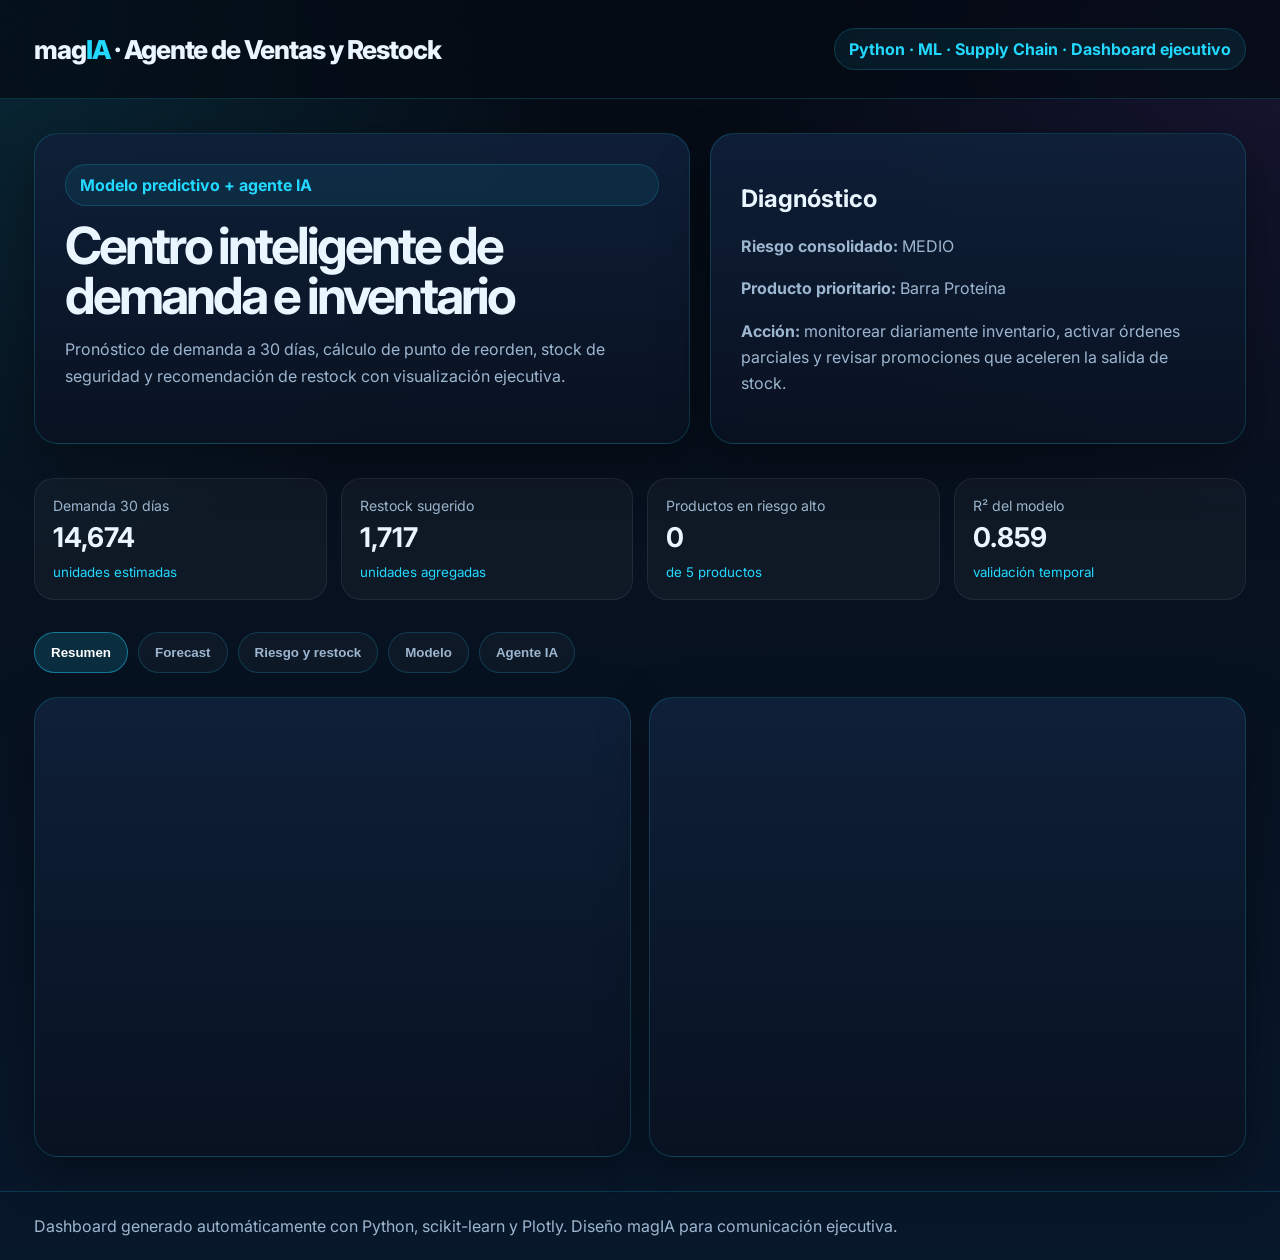
<file: dashboards/dashboard_ventas_restock_AVANZADO.html>
<!DOCTYPE html>
<html lang='es'>
<head>
<meta charset='UTF-8'>
<meta name='viewport' content='width=device-width, initial-scale=1.0'>
<title>magIA | Agente de Ventas y Restock</title>
<link rel='preconnect' href='https://fonts.googleapis.com'>
<link rel='preconnect' href='https://fonts.gstatic.com' crossorigin>
<link href='https://fonts.googleapis.com/css2?family=Inter:wght@400;600;700;800&display=swap' rel='stylesheet'>
<style>
:root { --bg:#050b14; --panel:#0b1628; --panel2:#0f2039; --line:rgba(34,216,255,.18); --text:#eaf6ff; --muted:#9db6cf; --cyan:#22d8ff; --green:#42f5b3; --amber:#ffbf69; --red:#ff4d6d; --purple:#9b5cff; }
* { box-sizing:border-box; }
body { margin:0; font-family:Inter,Arial,sans-serif; background:radial-gradient(circle at top left, rgba(34,216,255,.14), transparent 32%), radial-gradient(circle at top right, rgba(155,92,255,.12), transparent 30%), linear-gradient(180deg,#050b14,#07111f 45%,#08182b); color:var(--text); }
.header { padding:28px 34px; border-bottom:1px solid var(--line); position:sticky; top:0; z-index:10; backdrop-filter:blur(18px); background:rgba(5,11,20,.76); }
.brand { display:flex; justify-content:space-between; align-items:center; gap:18px; }
.logo { font-size:26px; font-weight:800; letter-spacing:-.04em; } .logo span { color:var(--cyan); }
.badge { padding:10px 14px; border:1px solid var(--line); border-radius:999px; color:var(--cyan); background:rgba(34,216,255,.08); font-weight:700; }
.hero { padding:34px; display:grid; grid-template-columns:1.1fr .9fr; gap:20px; }
.card { background:linear-gradient(180deg,rgba(15,32,57,.94),rgba(9,18,33,.94)); border:1px solid var(--line); border-radius:24px; box-shadow:0 18px 50px rgba(0,0,0,.35); overflow:hidden; }
.hero-card { padding:30px; position:relative; }
h1 { font-size:clamp(2.2rem,4vw,4.7rem); line-height:.98; margin:14px 0; letter-spacing:-.06em; }
p { color:var(--muted); line-height:1.65; }
.kpis { display:grid; grid-template-columns:repeat(4,1fr); gap:14px; padding:0 34px 22px; }
.kpi { padding:18px; border:1px solid rgba(255,255,255,.07); border-radius:20px; background:rgba(255,255,255,.035); }
.kpi span { color:var(--muted); display:block; font-size:.88rem; } .kpi strong { display:block; font-size:1.7rem; margin:7px 0; } .kpi small { color:var(--cyan); }
.tabs { display:flex; gap:10px; flex-wrap:wrap; padding:10px 34px 24px; }
.tab { cursor:pointer; border:1px solid var(--line); background:rgba(255,255,255,.03); color:var(--muted); padding:12px 16px; border-radius:999px; font-weight:700; }
.tab.active { background:rgba(34,216,255,.14); color:#fff; border-color:rgba(34,216,255,.45); }
.section { display:none; padding:0 34px 34px; } .section.active { display:block; }
.grid2 { display:grid; grid-template-columns:1fr 1fr; gap:18px; }
.grid3 { display:grid; grid-template-columns:1.1fr .9fr; gap:18px; }
.plot { padding:14px; }
.table-wrap { overflow:auto; max-height:520px; }
table.table { width:100%; border-collapse:collapse; min-width:900px; } .table th,.table td { padding:12px 14px; border-bottom:1px solid rgba(255,255,255,.07); text-align:left; font-size:.92rem; } .table th { color:#8cecff; background:rgba(34,216,255,.06); position:sticky; top:0; }
.agent { display:flex; flex-direction:column; height:620px; }
.agent-head { padding:18px; border-bottom:1px solid var(--line); display:flex; align-items:center; gap:12px; }
.orb { width:42px; height:42px; border-radius:50%; background:radial-gradient(circle,#fff, var(--cyan) 35%, var(--purple)); box-shadow:0 0 28px rgba(34,216,255,.55); animation:pulse 2.2s infinite; }
@keyframes pulse { 0%,100%{transform:scale(1)} 50%{transform:scale(1.08)} }
.agent-body { padding:18px; flex:1; overflow:auto; display:flex; flex-direction:column; gap:14px; }
.msg { max-width:86%; padding:14px 16px; border-radius:18px; border:1px solid rgba(255,255,255,.08); background:rgba(255,255,255,.05); opacity:0; transform:translateY(8px); animation:appear .5s forwards; }
.msg strong { color:#fff; display:block; margin-bottom:6px; } .msg p { margin:0; color:#cfe4ff; }
@keyframes appear { to{opacity:1; transform:translateY(0)} }
.typing { display:flex; gap:6px; padding:12px 16px; width:max-content; border-radius:18px; background:rgba(34,216,255,.10); } .typing i { width:7px; height:7px; border-radius:50%; background:var(--cyan); animation:bounce 1s infinite; } .typing i:nth-child(2){animation-delay:.15s} .typing i:nth-child(3){animation-delay:.3s} @keyframes bounce { 0%,80%,100%{opacity:.3} 40%{opacity:1} }
.quick { display:flex; gap:8px; flex-wrap:wrap; padding:0 18px 18px; } .quick button { border:1px solid var(--line); border-radius:999px; background:rgba(34,216,255,.08); color:#eaf6ff; padding:10px 12px; cursor:pointer; font-weight:700; }
.footer { padding:24px 34px; color:var(--muted); border-top:1px solid var(--line); }
@media(max-width:1000px) { .hero,.grid2,.grid3,.kpis{grid-template-columns:1fr} h1{font-size:2.6rem} }
</style>
</head>
<body>
<header class='header'><div class='brand'><div class='logo'>mag<span>IA</span> · Agente de Ventas y Restock</div><div class='badge'>Python · ML · Supply Chain · Dashboard ejecutivo</div></div></header>
<section class='hero'>
  <div class='card hero-card'><div class='badge'>Modelo predictivo + agente IA</div><h1>Centro inteligente de demanda e inventario</h1><p>Pronóstico de demanda a 30 días, cálculo de punto de reorden, stock de seguridad y recomendación de restock con visualización ejecutiva.</p></div>
  <div class='card hero-card'><h2>Diagnóstico</h2><p><strong>Riesgo consolidado:</strong> MEDIO</p><p><strong>Producto prioritario:</strong> Barra Proteína</p><p><strong>Acción:</strong> monitorear diariamente inventario, activar órdenes parciales y revisar promociones que aceleren la salida de stock.</p></div>
</section>
<section class='kpis'>
<div class='kpi'><span>Demanda 30 días</span><strong>14,674</strong><small>unidades estimadas</small></div>
<div class='kpi'><span>Restock sugerido</span><strong>1,717</strong><small>unidades agregadas</small></div>
<div class='kpi'><span>Productos en riesgo alto</span><strong>0</strong><small>de 5 productos</small></div>
<div class='kpi'><span>R² del modelo</span><strong>0.859</strong><small>validación temporal</small></div>
</section>
<nav class='tabs'>
<button class='tab active' data-tab='overview'>Resumen</button><button class='tab' data-tab='forecast'>Forecast</button><button class='tab' data-tab='risk'>Riesgo y restock</button><button class='tab' data-tab='model'>Modelo</button><button class='tab' data-tab='agent'>Agente IA</button>
</nav>
<section id='overview' class='section active'><div class='grid2'><div class='card plot'><div>                        <script type="text/javascript">window.PlotlyConfig = {MathJaxConfig: 'local'};</script>
        <script charset="utf-8" src="https://cdn.plot.ly/plotly-3.3.1.min.js" integrity="sha256-4rD3fugVb/nVJYUv5Ky3v+fYXoouHaBSP20WIJuEiWg=" crossorigin="anonymous"></script>                <div id="3e98ac95-653c-4ae2-9337-27ddb25bc7df" class="plotly-graph-div" style="height:430px; width:100%;"></div>            <script type="text/javascript">                window.PLOTLYENV=window.PLOTLYENV || {};                                if (document.getElementById("3e98ac95-653c-4ae2-9337-27ddb25bc7df")) {                    Plotly.newPlot(                        "3e98ac95-653c-4ae2-9337-27ddb25bc7df",                        [{"hovertemplate":"producto=Agua Mineral\u003cbr\u003efecha=%{x}\u003cbr\u003eventas_unidades=%{y}\u003cextra\u003e\u003c\u002fextra\u003e","legendgroup":"Agua Mineral","line":{"color":"#636efa","dash":"solid"},"marker":{"symbol":"circle"},"mode":"lines","name":"Agua Mineral","orientation":"v","showlegend":true,"x":["2025-03-05T00:00:00","2025-03-06T00:00:00","2025-03-07T00:00:00","2025-03-08T00:00:00","2025-03-09T00:00:00","2025-03-10T00:00:00","2025-03-11T00:00:00","2025-03-12T00:00:00","2025-03-13T00:00:00","2025-03-14T00:00:00","2025-03-15T00:00:00","2025-03-16T00:00:00","2025-03-17T00:00:00","2025-03-18T00:00:00","2025-03-19T00:00:00","2025-03-20T00:00:00","2025-03-21T00:00:00","2025-03-22T00:00:00","2025-03-23T00:00:00","2025-03-24T00:00:00","2025-03-25T00:00:00","2025-03-26T00:00:00","2025-03-27T00:00:00","2025-03-28T00:00:00","2025-03-29T00:00:00","2025-03-30T00:00:00","2025-03-31T00:00:00","2025-04-01T00:00:00","2025-04-02T00:00:00","2025-04-03T00:00:00","2025-04-04T00:00:00","2025-04-05T00:00:00","2025-04-06T00:00:00","2025-04-07T00:00:00","2025-04-08T00:00:00","2025-04-09T00:00:00","2025-04-10T00:00:00","2025-04-11T00:00:00","2025-04-12T00:00:00","2025-04-13T00:00:00","2025-04-14T00:00:00","2025-04-15T00:00:00","2025-04-16T00:00:00","2025-04-17T00:00:00","2025-04-18T00:00:00","2025-04-19T00:00:00","2025-04-20T00:00:00","2025-04-21T00:00:00","2025-04-22T00:00:00","2025-04-23T00:00:00","2025-04-24T00:00:00","2025-04-25T00:00:00","2025-04-26T00:00:00","2025-04-27T00:00:00","2025-04-28T00:00:00","2025-04-29T00:00:00","2025-04-30T00:00:00","2025-05-01T00:00:00","2025-05-02T00:00:00","2025-05-03T00:00:00","2025-05-04T00:00:00","2025-05-05T00:00:00","2025-05-06T00:00:00","2025-05-07T00:00:00","2025-05-08T00:00:00","2025-05-09T00:00:00","2025-05-10T00:00:00","2025-05-11T00:00:00","2025-05-12T00:00:00","2025-05-13T00:00:00","2025-05-14T00:00:00","2025-05-15T00:00:00","2025-05-16T00:00:00","2025-05-17T00:00:00","2025-05-18T00:00:00","2025-05-19T00:00:00","2025-05-20T00:00:00","2025-05-21T00:00:00","2025-05-22T00:00:00","2025-05-23T00:00:00","2025-05-24T00:00:00","2025-05-25T00:00:00","2025-05-26T00:00:00","2025-05-27T00:00:00","2025-05-28T00:00:00","2025-05-29T00:00:00","2025-05-30T00:00:00","2025-05-31T00:00:00","2025-06-01T00:00:00","2025-06-02T00:00:00","2025-06-03T00:00:00"],"xaxis":"x","y":{"dtype":"i2","bdata":"[base64]"},"yaxis":"y","type":"scatter"},{"hovertemplate":"producto=Barra Proteína\u003cbr\u003efecha=%{x}\u003cbr\u003eventas_unidades=%{y}\u003cextra\u003e\u003c\u002fextra\u003e","legendgroup":"Barra Proteína","line":{"color":"#EF553B","dash":"solid"},"marker":{"symbol":"circle"},"mode":"lines","name":"Barra Proteína","orientation":"v","showlegend":true,"x":["2025-03-05T00:00:00","2025-03-06T00:00:00","2025-03-07T00:00:00","2025-03-08T00:00:00","2025-03-09T00:00:00","2025-03-10T00:00:00","2025-03-11T00:00:00","2025-03-12T00:00:00","2025-03-13T00:00:00","2025-03-14T00:00:00","2025-03-15T00:00:00","2025-03-16T00:00:00","2025-03-17T00:00:00","2025-03-18T00:00:00","2025-03-19T00:00:00","2025-03-20T00:00:00","2025-03-21T00:00:00","2025-03-22T00:00:00","2025-03-23T00:00:00","2025-03-24T00:00:00","2025-03-25T00:00:00","2025-03-26T00:00:00","2025-03-27T00:00:00","2025-03-28T00:00:00","2025-03-29T00:00:00","2025-03-30T00:00:00","2025-03-31T00:00:00","2025-04-01T00:00:00","2025-04-02T00:00:00","2025-04-03T00:00:00","2025-04-04T00:00:00","2025-04-05T00:00:00","2025-04-06T00:00:00","2025-04-07T00:00:00","2025-04-08T00:00:00","2025-04-09T00:00:00","2025-04-10T00:00:00","2025-04-11T00:00:00","2025-04-12T00:00:00","2025-04-13T00:00:00","2025-04-14T00:00:00","2025-04-15T00:00:00","2025-04-16T00:00:00","2025-04-17T00:00:00","2025-04-18T00:00:00","2025-04-19T00:00:00","2025-04-20T00:00:00","2025-04-21T00:00:00","2025-04-22T00:00:00","2025-04-23T00:00:00","2025-04-24T00:00:00","2025-04-25T00:00:00","2025-04-26T00:00:00","2025-04-27T00:00:00","2025-04-28T00:00:00","2025-04-29T00:00:00","2025-04-30T00:00:00","2025-05-01T00:00:00","2025-05-02T00:00:00","2025-05-03T00:00:00","2025-05-04T00:00:00","2025-05-05T00:00:00","2025-05-06T00:00:00","2025-05-07T00:00:00","2025-05-08T00:00:00","2025-05-09T00:00:00","2025-05-10T00:00:00","2025-05-11T00:00:00","2025-05-12T00:00:00","2025-05-13T00:00:00","2025-05-14T00:00:00","2025-05-15T00:00:00","2025-05-16T00:00:00","2025-05-17T00:00:00","2025-05-18T00:00:00","2025-05-19T00:00:00","2025-05-20T00:00:00","2025-05-21T00:00:00","2025-05-22T00:00:00","2025-05-23T00:00:00","2025-05-24T00:00:00","2025-05-25T00:00:00","2025-05-26T00:00:00","2025-05-27T00:00:00","2025-05-28T00:00:00","2025-05-29T00:00:00","2025-05-30T00:00:00","2025-05-31T00:00:00","2025-06-01T00:00:00","2025-06-02T00:00:00","2025-06-03T00:00:00"],"xaxis":"x","y":{"dtype":"i1","bdata":"Oj9TRjI2OixGMEFINyFED1tUThlDPB9KKzg2JDwzMVdYRzQzOzo\u002fPDo\u002fTCogSWpAPDgtMUk1QDY\u002fOSJBTURCRB9BJlEvOR48OkYpKkVOKChCWystLDBAPVwyQQ=="},"yaxis":"y","type":"scatter"},{"hovertemplate":"producto=Bebida Energética\u003cbr\u003efecha=%{x}\u003cbr\u003eventas_unidades=%{y}\u003cextra\u003e\u003c\u002fextra\u003e","legendgroup":"Bebida Energética","line":{"color":"#00cc96","dash":"solid"},"marker":{"symbol":"circle"},"mode":"lines","name":"Bebida Energética","orientation":"v","showlegend":true,"x":["2025-03-05T00:00:00","2025-03-06T00:00:00","2025-03-07T00:00:00","2025-03-08T00:00:00","2025-03-09T00:00:00","2025-03-10T00:00:00","2025-03-11T00:00:00","2025-03-12T00:00:00","2025-03-13T00:00:00","2025-03-14T00:00:00","2025-03-15T00:00:00","2025-03-16T00:00:00","2025-03-17T00:00:00","2025-03-18T00:00:00","2025-03-19T00:00:00","2025-03-20T00:00:00","2025-03-21T00:00:00","2025-03-22T00:00:00","2025-03-23T00:00:00","2025-03-24T00:00:00","2025-03-25T00:00:00","2025-03-26T00:00:00","2025-03-27T00:00:00","2025-03-28T00:00:00","2025-03-29T00:00:00","2025-03-30T00:00:00","2025-03-31T00:00:00","2025-04-01T00:00:00","2025-04-02T00:00:00","2025-04-03T00:00:00","2025-04-04T00:00:00","2025-04-05T00:00:00","2025-04-06T00:00:00","2025-04-07T00:00:00","2025-04-08T00:00:00","2025-04-09T00:00:00","2025-04-10T00:00:00","2025-04-11T00:00:00","2025-04-12T00:00:00","2025-04-13T00:00:00","2025-04-14T00:00:00","2025-04-15T00:00:00","2025-04-16T00:00:00","2025-04-17T00:00:00","2025-04-18T00:00:00","2025-04-19T00:00:00","2025-04-20T00:00:00","2025-04-21T00:00:00","2025-04-22T00:00:00","2025-04-23T00:00:00","2025-04-24T00:00:00","2025-04-25T00:00:00","2025-04-26T00:00:00","2025-04-27T00:00:00","2025-04-28T00:00:00","2025-04-29T00:00:00","2025-04-30T00:00:00","2025-05-01T00:00:00","2025-05-02T00:00:00","2025-05-03T00:00:00","2025-05-04T00:00:00","2025-05-05T00:00:00","2025-05-06T00:00:00","2025-05-07T00:00:00","2025-05-08T00:00:00","2025-05-09T00:00:00","2025-05-10T00:00:00","2025-05-11T00:00:00","2025-05-12T00:00:00","2025-05-13T00:00:00","2025-05-14T00:00:00","2025-05-15T00:00:00","2025-05-16T00:00:00","2025-05-17T00:00:00","2025-05-18T00:00:00","2025-05-19T00:00:00","2025-05-20T00:00:00","2025-05-21T00:00:00","2025-05-22T00:00:00","2025-05-23T00:00:00","2025-05-24T00:00:00","2025-05-25T00:00:00","2025-05-26T00:00:00","2025-05-27T00:00:00","2025-05-28T00:00:00","2025-05-29T00:00:00","2025-05-30T00:00:00","2025-05-31T00:00:00","2025-06-01T00:00:00","2025-06-02T00:00:00","2025-06-03T00:00:00"],"xaxis":"x","y":{"dtype":"i2","bdata":"[base64]"},"yaxis":"y","type":"scatter"},{"hovertemplate":"producto=Café Premium\u003cbr\u003efecha=%{x}\u003cbr\u003eventas_unidades=%{y}\u003cextra\u003e\u003c\u002fextra\u003e","legendgroup":"Café Premium","line":{"color":"#ab63fa","dash":"solid"},"marker":{"symbol":"circle"},"mode":"lines","name":"Café Premium","orientation":"v","showlegend":true,"x":["2025-03-05T00:00:00","2025-03-06T00:00:00","2025-03-07T00:00:00","2025-03-08T00:00:00","2025-03-09T00:00:00","2025-03-10T00:00:00","2025-03-11T00:00:00","2025-03-12T00:00:00","2025-03-13T00:00:00","2025-03-14T00:00:00","2025-03-15T00:00:00","2025-03-16T00:00:00","2025-03-17T00:00:00","2025-03-18T00:00:00","2025-03-19T00:00:00","2025-03-20T00:00:00","2025-03-21T00:00:00","2025-03-22T00:00:00","2025-03-23T00:00:00","2025-03-24T00:00:00","2025-03-25T00:00:00","2025-03-26T00:00:00","2025-03-27T00:00:00","2025-03-28T00:00:00","2025-03-29T00:00:00","2025-03-30T00:00:00","2025-03-31T00:00:00","2025-04-01T00:00:00","2025-04-02T00:00:00","2025-04-03T00:00:00","2025-04-04T00:00:00","2025-04-05T00:00:00","2025-04-06T00:00:00","2025-04-07T00:00:00","2025-04-08T00:00:00","2025-04-09T00:00:00","2025-04-10T00:00:00","2025-04-11T00:00:00","2025-04-12T00:00:00","2025-04-13T00:00:00","2025-04-14T00:00:00","2025-04-15T00:00:00","2025-04-16T00:00:00","2025-04-17T00:00:00","2025-04-18T00:00:00","2025-04-19T00:00:00","2025-04-20T00:00:00","2025-04-21T00:00:00","2025-04-22T00:00:00","2025-04-23T00:00:00","2025-04-24T00:00:00","2025-04-25T00:00:00","2025-04-26T00:00:00","2025-04-27T00:00:00","2025-04-28T00:00:00","2025-04-29T00:00:00","2025-04-30T00:00:00","2025-05-01T00:00:00","2025-05-02T00:00:00","2025-05-03T00:00:00","2025-05-04T00:00:00","2025-05-05T00:00:00","2025-05-06T00:00:00","2025-05-07T00:00:00","2025-05-08T00:00:00","2025-05-09T00:00:00","2025-05-10T00:00:00","2025-05-11T00:00:00","2025-05-12T00:00:00","2025-05-13T00:00:00","2025-05-14T00:00:00","2025-05-15T00:00:00","2025-05-16T00:00:00","2025-05-17T00:00:00","2025-05-18T00:00:00","2025-05-19T00:00:00","2025-05-20T00:00:00","2025-05-21T00:00:00","2025-05-22T00:00:00","2025-05-23T00:00:00","2025-05-24T00:00:00","2025-05-25T00:00:00","2025-05-26T00:00:00","2025-05-27T00:00:00","2025-05-28T00:00:00","2025-05-29T00:00:00","2025-05-30T00:00:00","2025-05-31T00:00:00","2025-06-01T00:00:00","2025-06-02T00:00:00","2025-06-03T00:00:00"],"xaxis":"x","y":{"dtype":"i2","bdata":"[base64]"},"yaxis":"y","type":"scatter"},{"hovertemplate":"producto=Snack Saludable\u003cbr\u003efecha=%{x}\u003cbr\u003eventas_unidades=%{y}\u003cextra\u003e\u003c\u002fextra\u003e","legendgroup":"Snack Saludable","line":{"color":"#FFA15A","dash":"solid"},"marker":{"symbol":"circle"},"mode":"lines","name":"Snack Saludable","orientation":"v","showlegend":true,"x":["2025-03-05T00:00:00","2025-03-06T00:00:00","2025-03-07T00:00:00","2025-03-08T00:00:00","2025-03-09T00:00:00","2025-03-10T00:00:00","2025-03-11T00:00:00","2025-03-12T00:00:00","2025-03-13T00:00:00","2025-03-14T00:00:00","2025-03-15T00:00:00","2025-03-16T00:00:00","2025-03-17T00:00:00","2025-03-18T00:00:00","2025-03-19T00:00:00","2025-03-20T00:00:00","2025-03-21T00:00:00","2025-03-22T00:00:00","2025-03-23T00:00:00","2025-03-24T00:00:00","2025-03-25T00:00:00","2025-03-26T00:00:00","2025-03-27T00:00:00","2025-03-28T00:00:00","2025-03-29T00:00:00","2025-03-30T00:00:00","2025-03-31T00:00:00","2025-04-01T00:00:00","2025-04-02T00:00:00","2025-04-03T00:00:00","2025-04-04T00:00:00","2025-04-05T00:00:00","2025-04-06T00:00:00","2025-04-07T00:00:00","2025-04-08T00:00:00","2025-04-09T00:00:00","2025-04-10T00:00:00","2025-04-11T00:00:00","2025-04-12T00:00:00","2025-04-13T00:00:00","2025-04-14T00:00:00","2025-04-15T00:00:00","2025-04-16T00:00:00","2025-04-17T00:00:00","2025-04-18T00:00:00","2025-04-19T00:00:00","2025-04-20T00:00:00","2025-04-21T00:00:00","2025-04-22T00:00:00","2025-04-23T00:00:00","2025-04-24T00:00:00","2025-04-25T00:00:00","2025-04-26T00:00:00","2025-04-27T00:00:00","2025-04-28T00:00:00","2025-04-29T00:00:00","2025-04-30T00:00:00","2025-05-01T00:00:00","2025-05-02T00:00:00","2025-05-03T00:00:00","2025-05-04T00:00:00","2025-05-05T00:00:00","2025-05-06T00:00:00","2025-05-07T00:00:00","2025-05-08T00:00:00","2025-05-09T00:00:00","2025-05-10T00:00:00","2025-05-11T00:00:00","2025-05-12T00:00:00","2025-05-13T00:00:00","2025-05-14T00:00:00","2025-05-15T00:00:00","2025-05-16T00:00:00","2025-05-17T00:00:00","2025-05-18T00:00:00","2025-05-19T00:00:00","2025-05-20T00:00:00","2025-05-21T00:00:00","2025-05-22T00:00:00","2025-05-23T00:00:00","2025-05-24T00:00:00","2025-05-25T00:00:00","2025-05-26T00:00:00","2025-05-27T00:00:00","2025-05-28T00:00:00","2025-05-29T00:00:00","2025-05-30T00:00:00","2025-05-31T00:00:00","2025-06-01T00:00:00","2025-06-02T00:00:00","2025-06-03T00:00:00"],"xaxis":"x","y":{"dtype":"i1","bdata":"XmQ5Wk5SSEAyQl9jPF9OSEZQTUdBPi5JPl8pLTY8OWJrSUQkNixhSSU9O046ZnNUNSxDP1dZXzpKOzZQSDpBQjZPT0lGP0E7NE1MSE9GNFgyW0BCSEE5YFU8Qg=="},"yaxis":"y","type":"scatter"}],                        {"template":{"data":{"barpolar":[{"marker":{"line":{"color":"rgb(17,17,17)","width":0.5},"pattern":{"fillmode":"overlay","size":10,"solidity":0.2}},"type":"barpolar"}],"bar":[{"error_x":{"color":"#f2f5fa"},"error_y":{"color":"#f2f5fa"},"marker":{"line":{"color":"rgb(17,17,17)","width":0.5},"pattern":{"fillmode":"overlay","size":10,"solidity":0.2}},"type":"bar"}],"carpet":[{"aaxis":{"endlinecolor":"#A2B1C6","gridcolor":"#506784","linecolor":"#506784","minorgridcolor":"#506784","startlinecolor":"#A2B1C6"},"baxis":{"endlinecolor":"#A2B1C6","gridcolor":"#506784","linecolor":"#506784","minorgridcolor":"#506784","startlinecolor":"#A2B1C6"},"type":"carpet"}],"choropleth":[{"colorbar":{"outlinewidth":0,"ticks":""},"type":"choropleth"}],"contourcarpet":[{"colorbar":{"outlinewidth":0,"ticks":""},"type":"contourcarpet"}],"contour":[{"colorbar":{"outlinewidth":0,"ticks":""},"colorscale":[[0.0,"#0d0887"],[0.1111111111111111,"#46039f"],[0.2222222222222222,"#7201a8"],[0.3333333333333333,"#9c179e"],[0.4444444444444444,"#bd3786"],[0.5555555555555556,"#d8576b"],[0.6666666666666666,"#ed7953"],[0.7777777777777778,"#fb9f3a"],[0.8888888888888888,"#fdca26"],[1.0,"#f0f921"]],"type":"contour"}],"heatmap":[{"colorbar":{"outlinewidth":0,"ticks":""},"colorscale":[[0.0,"#0d0887"],[0.1111111111111111,"#46039f"],[0.2222222222222222,"#7201a8"],[0.3333333333333333,"#9c179e"],[0.4444444444444444,"#bd3786"],[0.5555555555555556,"#d8576b"],[0.6666666666666666,"#ed7953"],[0.7777777777777778,"#fb9f3a"],[0.8888888888888888,"#fdca26"],[1.0,"#f0f921"]],"type":"heatmap"}],"histogram2dcontour":[{"colorbar":{"outlinewidth":0,"ticks":""},"colorscale":[[0.0,"#0d0887"],[0.1111111111111111,"#46039f"],[0.2222222222222222,"#7201a8"],[0.3333333333333333,"#9c179e"],[0.4444444444444444,"#bd3786"],[0.5555555555555556,"#d8576b"],[0.6666666666666666,"#ed7953"],[0.7777777777777778,"#fb9f3a"],[0.8888888888888888,"#fdca26"],[1.0,"#f0f921"]],"type":"histogram2dcontour"}],"histogram2d":[{"colorbar":{"outlinewidth":0,"ticks":""},"colorscale":[[0.0,"#0d0887"],[0.1111111111111111,"#46039f"],[0.2222222222222222,"#7201a8"],[0.3333333333333333,"#9c179e"],[0.4444444444444444,"#bd3786"],[0.5555555555555556,"#d8576b"],[0.6666666666666666,"#ed7953"],[0.7777777777777778,"#fb9f3a"],[0.8888888888888888,"#fdca26"],[1.0,"#f0f921"]],"type":"histogram2d"}],"histogram":[{"marker":{"pattern":{"fillmode":"overlay","size":10,"solidity":0.2}},"type":"histogram"}],"mesh3d":[{"colorbar":{"outlinewidth":0,"ticks":""},"type":"mesh3d"}],"parcoords":[{"line":{"colorbar":{"outlinewidth":0,"ticks":""}},"type":"parcoords"}],"pie":[{"automargin":true,"type":"pie"}],"scatter3d":[{"line":{"colorbar":{"outlinewidth":0,"ticks":""}},"marker":{"colorbar":{"outlinewidth":0,"ticks":""}},"type":"scatter3d"}],"scattercarpet":[{"marker":{"colorbar":{"outlinewidth":0,"ticks":""}},"type":"scattercarpet"}],"scattergeo":[{"marker":{"colorbar":{"outlinewidth":0,"ticks":""}},"type":"scattergeo"}],"scattergl":[{"marker":{"line":{"color":"#283442"}},"type":"scattergl"}],"scattermapbox":[{"marker":{"colorbar":{"outlinewidth":0,"ticks":""}},"type":"scattermapbox"}],"scattermap":[{"marker":{"colorbar":{"outlinewidth":0,"ticks":""}},"type":"scattermap"}],"scatterpolargl":[{"marker":{"colorbar":{"outlinewidth":0,"ticks":""}},"type":"scatterpolargl"}],"scatterpolar":[{"marker":{"colorbar":{"outlinewidth":0,"ticks":""}},"type":"scatterpolar"}],"scatter":[{"marker":{"line":{"color":"#283442"}},"type":"scatter"}],"scatterternary":[{"marker":{"colorbar":{"outlinewidth":0,"ticks":""}},"type":"scatterternary"}],"surface":[{"colorbar":{"outlinewidth":0,"ticks":""},"colorscale":[[0.0,"#0d0887"],[0.1111111111111111,"#46039f"],[0.2222222222222222,"#7201a8"],[0.3333333333333333,"#9c179e"],[0.4444444444444444,"#bd3786"],[0.5555555555555556,"#d8576b"],[0.6666666666666666,"#ed7953"],[0.7777777777777778,"#fb9f3a"],[0.8888888888888888,"#fdca26"],[1.0,"#f0f921"]],"type":"surface"}],"table":[{"cells":{"fill":{"color":"#506784"},"line":{"color":"rgb(17,17,17)"}},"header":{"fill":{"color":"#2a3f5f"},"line":{"color":"rgb(17,17,17)"}},"type":"table"}]},"layout":{"annotationdefaults":{"arrowcolor":"#f2f5fa","arrowhead":0,"arrowwidth":1},"autotypenumbers":"strict","coloraxis":{"colorbar":{"outlinewidth":0,"ticks":""}},"colorscale":{"diverging":[[0,"#8e0152"],[0.1,"#c51b7d"],[0.2,"#de77ae"],[0.3,"#f1b6da"],[0.4,"#fde0ef"],[0.5,"#f7f7f7"],[0.6,"#e6f5d0"],[0.7,"#b8e186"],[0.8,"#7fbc41"],[0.9,"#4d9221"],[1,"#276419"]],"sequential":[[0.0,"#0d0887"],[0.1111111111111111,"#46039f"],[0.2222222222222222,"#7201a8"],[0.3333333333333333,"#9c179e"],[0.4444444444444444,"#bd3786"],[0.5555555555555556,"#d8576b"],[0.6666666666666666,"#ed7953"],[0.7777777777777778,"#fb9f3a"],[0.8888888888888888,"#fdca26"],[1.0,"#f0f921"]],"sequentialminus":[[0.0,"#0d0887"],[0.1111111111111111,"#46039f"],[0.2222222222222222,"#7201a8"],[0.3333333333333333,"#9c179e"],[0.4444444444444444,"#bd3786"],[0.5555555555555556,"#d8576b"],[0.6666666666666666,"#ed7953"],[0.7777777777777778,"#fb9f3a"],[0.8888888888888888,"#fdca26"],[1.0,"#f0f921"]]},"colorway":["#636efa","#EF553B","#00cc96","#ab63fa","#FFA15A","#19d3f3","#FF6692","#B6E880","#FF97FF","#FECB52"],"font":{"color":"#f2f5fa"},"geo":{"bgcolor":"rgb(17,17,17)","lakecolor":"rgb(17,17,17)","landcolor":"rgb(17,17,17)","showlakes":true,"showland":true,"subunitcolor":"#506784"},"hoverlabel":{"align":"left"},"hovermode":"closest","mapbox":{"style":"dark"},"paper_bgcolor":"rgb(17,17,17)","plot_bgcolor":"rgb(17,17,17)","polar":{"angularaxis":{"gridcolor":"#506784","linecolor":"#506784","ticks":""},"bgcolor":"rgb(17,17,17)","radialaxis":{"gridcolor":"#506784","linecolor":"#506784","ticks":""}},"scene":{"xaxis":{"backgroundcolor":"rgb(17,17,17)","gridcolor":"#506784","gridwidth":2,"linecolor":"#506784","showbackground":true,"ticks":"","zerolinecolor":"#C8D4E3"},"yaxis":{"backgroundcolor":"rgb(17,17,17)","gridcolor":"#506784","gridwidth":2,"linecolor":"#506784","showbackground":true,"ticks":"","zerolinecolor":"#C8D4E3"},"zaxis":{"backgroundcolor":"rgb(17,17,17)","gridcolor":"#506784","gridwidth":2,"linecolor":"#506784","showbackground":true,"ticks":"","zerolinecolor":"#C8D4E3"}},"shapedefaults":{"line":{"color":"#f2f5fa"}},"sliderdefaults":{"bgcolor":"#C8D4E3","bordercolor":"rgb(17,17,17)","borderwidth":1,"tickwidth":0},"ternary":{"aaxis":{"gridcolor":"#506784","linecolor":"#506784","ticks":""},"baxis":{"gridcolor":"#506784","linecolor":"#506784","ticks":""},"bgcolor":"rgb(17,17,17)","caxis":{"gridcolor":"#506784","linecolor":"#506784","ticks":""}},"title":{"x":0.05},"updatemenudefaults":{"bgcolor":"#506784","borderwidth":0},"xaxis":{"automargin":true,"gridcolor":"#283442","linecolor":"#506784","ticks":"","title":{"standoff":15},"zerolinecolor":"#283442","zerolinewidth":2},"yaxis":{"automargin":true,"gridcolor":"#283442","linecolor":"#506784","ticks":"","title":{"standoff":15},"zerolinecolor":"#283442","zerolinewidth":2}}},"xaxis":{"anchor":"y","domain":[0.0,1.0],"title":{"text":"fecha"},"gridcolor":"rgba(255,255,255,.08)"},"yaxis":{"anchor":"x","domain":[0.0,1.0],"title":{"text":"ventas_unidades"},"gridcolor":"rgba(255,255,255,.08)"},"legend":{"title":{"text":"producto"},"tracegroupgap":0,"orientation":"h","yanchor":"bottom","y":1.02,"xanchor":"right","x":1},"margin":{"t":60,"l":40,"r":20,"b":40},"font":{"color":"#eaf6ff","family":"Inter, Arial"},"title":{"font":{"size":18},"text":"Demanda histórica reciente por producto","x":0.02,"xanchor":"left"},"height":430,"paper_bgcolor":"rgba(0,0,0,0)","plot_bgcolor":"rgba(0,0,0,0)"},                        {"responsive": true}                    )                };            </script>        </div></div><div class='card plot'><div>                            <div id="d6d6ddb9-3175-4006-8211-2c2ca200f2c2" class="plotly-graph-div" style="height:430px; width:100%;"></div>            <script type="text/javascript">                window.PLOTLYENV=window.PLOTLYENV || {};                                if (document.getElementById("d6d6ddb9-3175-4006-8211-2c2ca200f2c2")) {                    Plotly.newPlot(                        "d6d6ddb9-3175-4006-8211-2c2ca200f2c2",                        [{"hovertemplate":"producto=Agua Mineral\u003cbr\u003efecha=%{x}\u003cbr\u003edemanda_pronosticada=%{y}\u003cextra\u003e\u003c\u002fextra\u003e","legendgroup":"Agua Mineral","line":{"color":"#636efa","dash":"solid"},"marker":{"symbol":"circle"},"mode":"lines+markers","name":"Agua Mineral","orientation":"v","showlegend":true,"x":["2025-06-04T00:00:00","2025-06-05T00:00:00","2025-06-06T00:00:00","2025-06-07T00:00:00","2025-06-08T00:00:00","2025-06-09T00:00:00","2025-06-10T00:00:00","2025-06-11T00:00:00","2025-06-12T00:00:00","2025-06-13T00:00:00","2025-06-14T00:00:00","2025-06-15T00:00:00","2025-06-16T00:00:00","2025-06-17T00:00:00","2025-06-18T00:00:00","2025-06-19T00:00:00","2025-06-20T00:00:00","2025-06-21T00:00:00","2025-06-22T00:00:00","2025-06-23T00:00:00","2025-06-24T00:00:00","2025-06-25T00:00:00","2025-06-26T00:00:00","2025-06-27T00:00:00","2025-06-28T00:00:00","2025-06-29T00:00:00","2025-06-30T00:00:00","2025-07-01T00:00:00","2025-07-02T00:00:00","2025-07-03T00:00:00"],"xaxis":"x","y":{"dtype":"f8","bdata":"ZmJS5CemYEBUfTseSpxgQAribMKeAmJAxXc9HENXY0BZxw3FQA9jQFUT0hy6KF9AiJbalzEHYEDhRtrO+idgQOwwdbn9RWBAMkm8IJtiYEBuXPUP6FljQArxQODjj2NArt0janktX0DtW\u002f9hSptfQCyn4OUUqF9A96I230OpX0AAv\u002ftDjf1fQBKq4uGkk2RA22sUK0FLY0AHStKm9gheQKfEQfZps15ANSXnR3HPXkCPVd+RGc5eQJ1UjaO2+GFAFN3cVataY0CyQD4XpyhjQDMgP0vhg15Ae8dn4cuyXkBFVR8RNdVeQPHpVcygu15A"},"yaxis":"y","type":"scatter"},{"hovertemplate":"producto=Barra Proteína\u003cbr\u003efecha=%{x}\u003cbr\u003edemanda_pronosticada=%{y}\u003cextra\u003e\u003c\u002fextra\u003e","legendgroup":"Barra Proteína","line":{"color":"#EF553B","dash":"solid"},"marker":{"symbol":"circle"},"mode":"lines+markers","name":"Barra Proteína","orientation":"v","showlegend":true,"x":["2025-06-04T00:00:00","2025-06-05T00:00:00","2025-06-06T00:00:00","2025-06-07T00:00:00","2025-06-08T00:00:00","2025-06-09T00:00:00","2025-06-10T00:00:00","2025-06-11T00:00:00","2025-06-12T00:00:00","2025-06-13T00:00:00","2025-06-14T00:00:00","2025-06-15T00:00:00","2025-06-16T00:00:00","2025-06-17T00:00:00","2025-06-18T00:00:00","2025-06-19T00:00:00","2025-06-20T00:00:00","2025-06-21T00:00:00","2025-06-22T00:00:00","2025-06-23T00:00:00","2025-06-24T00:00:00","2025-06-25T00:00:00","2025-06-26T00:00:00","2025-06-27T00:00:00","2025-06-28T00:00:00","2025-06-29T00:00:00","2025-06-30T00:00:00","2025-07-01T00:00:00","2025-07-02T00:00:00","2025-07-03T00:00:00"],"xaxis":"x","y":{"dtype":"f8","bdata":"rYgwkDc6TUBezsKUY+lPQEbEUVVMX1BA698CQQ1eUkCaGiYnyg5TQHR1XlwWnVJArVKVzkwRU0Cau2GfMCJTQOMtxZHXOVNAYEklF2iuU0AMpPHDc+BUQF6pczr04FVAlB2jnEPdU0CairzF+QBUQGE6TmevJlRAaWsFrZs+VED5F3gMd\u002flUQK3AP+Dg9VlAI+Mnp86FWUAE7RTOCEBVQCZjNbjWRFVAeV5lzMdNVUCHE0E3bm9VQEJVIqOo61hACR07KxeDWkDRKYHvX4paQB6Onhosw1VAQJm40r3pVUCUFvTwB+pVQAcLz3VICVZA"},"yaxis":"y","type":"scatter"},{"hovertemplate":"producto=Bebida Energética\u003cbr\u003efecha=%{x}\u003cbr\u003edemanda_pronosticada=%{y}\u003cextra\u003e\u003c\u002fextra\u003e","legendgroup":"Bebida Energética","line":{"color":"#00cc96","dash":"solid"},"marker":{"symbol":"circle"},"mode":"lines+markers","name":"Bebida Energética","orientation":"v","showlegend":true,"x":["2025-06-04T00:00:00","2025-06-05T00:00:00","2025-06-06T00:00:00","2025-06-07T00:00:00","2025-06-08T00:00:00","2025-06-09T00:00:00","2025-06-10T00:00:00","2025-06-11T00:00:00","2025-06-12T00:00:00","2025-06-13T00:00:00","2025-06-14T00:00:00","2025-06-15T00:00:00","2025-06-16T00:00:00","2025-06-17T00:00:00","2025-06-18T00:00:00","2025-06-19T00:00:00","2025-06-20T00:00:00","2025-06-21T00:00:00","2025-06-22T00:00:00","2025-06-23T00:00:00","2025-06-24T00:00:00","2025-06-25T00:00:00","2025-06-26T00:00:00","2025-06-27T00:00:00","2025-06-28T00:00:00","2025-06-29T00:00:00","2025-06-30T00:00:00","2025-07-01T00:00:00","2025-07-02T00:00:00","2025-07-03T00:00:00"],"xaxis":"x","y":{"dtype":"f8","bdata":"zlLyfEvlU0Ctof0FHjdUQKukjOdMAFdAWRnzcYvhVEBlPnRVo51UQG4JxK+IX1RASw2Hy5YFVEBv+3pWOqZUQLDJ7xbhW1RAD5i4zyuWVECvtvUKqFtWQOZiAMuIK1dALR+oPhwGVUCt56OaOWBUQA\u002fSHLqkGVRAHUj4hRBuU0D\u002ftLeSO2xTQFAKDeiQ1VlArpGbkW7LV0DIeMVOxkJUQIOY2JCCbVRAKhb4BxxMVEBrgA8e23FUQEUVuIVuWVhAdhzKA5BVWEAl9huPIGVYQGZ2wrYumVVApXyCRu3TVUAYRt9qr9dVQEw2AQ\u002fd61VA"},"yaxis":"y","type":"scatter"},{"hovertemplate":"producto=Café Premium\u003cbr\u003efecha=%{x}\u003cbr\u003edemanda_pronosticada=%{y}\u003cextra\u003e\u003c\u002fextra\u003e","legendgroup":"Café Premium","line":{"color":"#ab63fa","dash":"solid"},"marker":{"symbol":"circle"},"mode":"lines+markers","name":"Café Premium","orientation":"v","showlegend":true,"x":["2025-06-04T00:00:00","2025-06-05T00:00:00","2025-06-06T00:00:00","2025-06-07T00:00:00","2025-06-08T00:00:00","2025-06-09T00:00:00","2025-06-10T00:00:00","2025-06-11T00:00:00","2025-06-12T00:00:00","2025-06-13T00:00:00","2025-06-14T00:00:00","2025-06-15T00:00:00","2025-06-16T00:00:00","2025-06-17T00:00:00","2025-06-18T00:00:00","2025-06-19T00:00:00","2025-06-20T00:00:00","2025-06-21T00:00:00","2025-06-22T00:00:00","2025-06-23T00:00:00","2025-06-24T00:00:00","2025-06-25T00:00:00","2025-06-26T00:00:00","2025-06-27T00:00:00","2025-06-28T00:00:00","2025-06-29T00:00:00","2025-06-30T00:00:00","2025-07-01T00:00:00","2025-07-02T00:00:00","2025-07-03T00:00:00"],"xaxis":"x","y":{"dtype":"f8","bdata":"t\u002fwPzMHuV0CdZXEmAv1XQN0qKmjaml1A8TES6qlUXUCn3U19MvxcQJrDmw9jUVhADQfWFRqPWEApKnQi8URYQA98ER9mXlhACr0MJX7FV0Ctgzqog+5cQPBQQli3pF1AA+HPkfKfV0AQ8L7RR\u002ftXQIsMpPfn\u002flhA+fYxFXyRV0Bi02RtDBRYQGZp+2t8amFA15lJFzhMXkDAANT5bCZYQNk5+GE4b1hA9ujZ4etrWEAfdYZLlYRYQC8zJ+tkmV5AnltE3EiJXkD8z+dTL0NfQPY2qHqE4VdAyImsY4VZWEAgrd1ie0NYQDwLWbIMelhA"},"yaxis":"y","type":"scatter"},{"hovertemplate":"producto=Snack Saludable\u003cbr\u003efecha=%{x}\u003cbr\u003edemanda_pronosticada=%{y}\u003cextra\u003e\u003c\u002fextra\u003e","legendgroup":"Snack Saludable","line":{"color":"#FFA15A","dash":"solid"},"marker":{"symbol":"circle"},"mode":"lines+markers","name":"Snack Saludable","orientation":"v","showlegend":true,"x":["2025-06-04T00:00:00","2025-06-05T00:00:00","2025-06-06T00:00:00","2025-06-07T00:00:00","2025-06-08T00:00:00","2025-06-09T00:00:00","2025-06-10T00:00:00","2025-06-11T00:00:00","2025-06-12T00:00:00","2025-06-13T00:00:00","2025-06-14T00:00:00","2025-06-15T00:00:00","2025-06-16T00:00:00","2025-06-17T00:00:00","2025-06-18T00:00:00","2025-06-19T00:00:00","2025-06-20T00:00:00","2025-06-21T00:00:00","2025-06-22T00:00:00","2025-06-23T00:00:00","2025-06-24T00:00:00","2025-06-25T00:00:00","2025-06-26T00:00:00","2025-06-27T00:00:00","2025-06-28T00:00:00","2025-06-29T00:00:00","2025-06-30T00:00:00","2025-07-01T00:00:00","2025-07-02T00:00:00","2025-07-03T00:00:00"],"xaxis":"x","y":{"dtype":"f8","bdata":"I\u002fmn3tvPUUBboF6xN41RQKBjHx6mW1NA3CeS0FD2U0CUBKXGuHZTQMvQ3byXOlJAqd1f6edmUkAg4pzi1\u002flRQCVisBfHAVJAF7iRtrMuUkB5XGzOWahUQP\[base64]"},"yaxis":"y","type":"scatter"}],                        {"template":{"data":{"barpolar":[{"marker":{"line":{"color":"rgb(17,17,17)","width":0.5},"pattern":{"fillmode":"overlay","size":10,"solidity":0.2}},"type":"barpolar"}],"bar":[{"error_x":{"color":"#f2f5fa"},"error_y":{"color":"#f2f5fa"},"marker":{"line":{"color":"rgb(17,17,17)","width":0.5},"pattern":{"fillmode":"overlay","size":10,"solidity":0.2}},"type":"bar"}],"carpet":[{"aaxis":{"endlinecolor":"#A2B1C6","gridcolor":"#506784","linecolor":"#506784","minorgridcolor":"#506784","startlinecolor":"#A2B1C6"},"baxis":{"endlinecolor":"#A2B1C6","gridcolor":"#506784","linecolor":"#506784","minorgridcolor":"#506784","startlinecolor":"#A2B1C6"},"type":"carpet"}],"choropleth":[{"colorbar":{"outlinewidth":0,"ticks":""},"type":"choropleth"}],"contourcarpet":[{"colorbar":{"outlinewidth":0,"ticks":""},"type":"contourcarpet"}],"contour":[{"colorbar":{"outlinewidth":0,"ticks":""},"colorscale":[[0.0,"#0d0887"],[0.1111111111111111,"#46039f"],[0.2222222222222222,"#7201a8"],[0.3333333333333333,"#9c179e"],[0.4444444444444444,"#bd3786"],[0.5555555555555556,"#d8576b"],[0.6666666666666666,"#ed7953"],[0.7777777777777778,"#fb9f3a"],[0.8888888888888888,"#fdca26"],[1.0,"#f0f921"]],"type":"contour"}],"heatmap":[{"colorbar":{"outlinewidth":0,"ticks":""},"colorscale":[[0.0,"#0d0887"],[0.1111111111111111,"#46039f"],[0.2222222222222222,"#7201a8"],[0.3333333333333333,"#9c179e"],[0.4444444444444444,"#bd3786"],[0.5555555555555556,"#d8576b"],[0.6666666666666666,"#ed7953"],[0.7777777777777778,"#fb9f3a"],[0.8888888888888888,"#fdca26"],[1.0,"#f0f921"]],"type":"heatmap"}],"histogram2dcontour":[{"colorbar":{"outlinewidth":0,"ticks":""},"colorscale":[[0.0,"#0d0887"],[0.1111111111111111,"#46039f"],[0.2222222222222222,"#7201a8"],[0.3333333333333333,"#9c179e"],[0.4444444444444444,"#bd3786"],[0.5555555555555556,"#d8576b"],[0.6666666666666666,"#ed7953"],[0.7777777777777778,"#fb9f3a"],[0.8888888888888888,"#fdca26"],[1.0,"#f0f921"]],"type":"histogram2dcontour"}],"histogram2d":[{"colorbar":{"outlinewidth":0,"ticks":""},"colorscale":[[0.0,"#0d0887"],[0.1111111111111111,"#46039f"],[0.2222222222222222,"#7201a8"],[0.3333333333333333,"#9c179e"],[0.4444444444444444,"#bd3786"],[0.5555555555555556,"#d8576b"],[0.6666666666666666,"#ed7953"],[0.7777777777777778,"#fb9f3a"],[0.8888888888888888,"#fdca26"],[1.0,"#f0f921"]],"type":"histogram2d"}],"histogram":[{"marker":{"pattern":{"fillmode":"overlay","size":10,"solidity":0.2}},"type":"histogram"}],"mesh3d":[{"colorbar":{"outlinewidth":0,"ticks":""},"type":"mesh3d"}],"parcoords":[{"line":{"colorbar":{"outlinewidth":0,"ticks":""}},"type":"parcoords"}],"pie":[{"automargin":true,"type":"pie"}],"scatter3d":[{"line":{"colorbar":{"outlinewidth":0,"ticks":""}},"marker":{"colorbar":{"outlinewidth":0,"ticks":""}},"type":"scatter3d"}],"scattercarpet":[{"marker":{"colorbar":{"outlinewidth":0,"ticks":""}},"type":"scattercarpet"}],"scattergeo":[{"marker":{"colorbar":{"outlinewidth":0,"ticks":""}},"type":"scattergeo"}],"scattergl":[{"marker":{"line":{"color":"#283442"}},"type":"scattergl"}],"scattermapbox":[{"marker":{"colorbar":{"outlinewidth":0,"ticks":""}},"type":"scattermapbox"}],"scattermap":[{"marker":{"colorbar":{"outlinewidth":0,"ticks":""}},"type":"scattermap"}],"scatterpolargl":[{"marker":{"colorbar":{"outlinewidth":0,"ticks":""}},"type":"scatterpolargl"}],"scatterpolar":[{"marker":{"colorbar":{"outlinewidth":0,"ticks":""}},"type":"scatterpolar"}],"scatter":[{"marker":{"line":{"color":"#283442"}},"type":"scatter"}],"scatterternary":[{"marker":{"colorbar":{"outlinewidth":0,"ticks":""}},"type":"scatterternary"}],"surface":[{"colorbar":{"outlinewidth":0,"ticks":""},"colorscale":[[0.0,"#0d0887"],[0.1111111111111111,"#46039f"],[0.2222222222222222,"#7201a8"],[0.3333333333333333,"#9c179e"],[0.4444444444444444,"#bd3786"],[0.5555555555555556,"#d8576b"],[0.6666666666666666,"#ed7953"],[0.7777777777777778,"#fb9f3a"],[0.8888888888888888,"#fdca26"],[1.0,"#f0f921"]],"type":"surface"}],"table":[{"cells":{"fill":{"color":"#506784"},"line":{"color":"rgb(17,17,17)"}},"header":{"fill":{"color":"#2a3f5f"},"line":{"color":"rgb(17,17,17)"}},"type":"table"}]},"layout":{"annotationdefaults":{"arrowcolor":"#f2f5fa","arrowhead":0,"arrowwidth":1},"autotypenumbers":"strict","coloraxis":{"colorbar":{"outlinewidth":0,"ticks":""}},"colorscale":{"diverging":[[0,"#8e0152"],[0.1,"#c51b7d"],[0.2,"#de77ae"],[0.3,"#f1b6da"],[0.4,"#fde0ef"],[0.5,"#f7f7f7"],[0.6,"#e6f5d0"],[0.7,"#b8e186"],[0.8,"#7fbc41"],[0.9,"#4d9221"],[1,"#276419"]],"sequential":[[0.0,"#0d0887"],[0.1111111111111111,"#46039f"],[0.2222222222222222,"#7201a8"],[0.3333333333333333,"#9c179e"],[0.4444444444444444,"#bd3786"],[0.5555555555555556,"#d8576b"],[0.6666666666666666,"#ed7953"],[0.7777777777777778,"#fb9f3a"],[0.8888888888888888,"#fdca26"],[1.0,"#f0f921"]],"sequentialminus":[[0.0,"#0d0887"],[0.1111111111111111,"#46039f"],[0.2222222222222222,"#7201a8"],[0.3333333333333333,"#9c179e"],[0.4444444444444444,"#bd3786"],[0.5555555555555556,"#d8576b"],[0.6666666666666666,"#ed7953"],[0.7777777777777778,"#fb9f3a"],[0.8888888888888888,"#fdca26"],[1.0,"#f0f921"]]},"colorway":["#636efa","#EF553B","#00cc96","#ab63fa","#FFA15A","#19d3f3","#FF6692","#B6E880","#FF97FF","#FECB52"],"font":{"color":"#f2f5fa"},"geo":{"bgcolor":"rgb(17,17,17)","lakecolor":"rgb(17,17,17)","landcolor":"rgb(17,17,17)","showlakes":true,"showland":true,"subunitcolor":"#506784"},"hoverlabel":{"align":"left"},"hovermode":"closest","mapbox":{"style":"dark"},"paper_bgcolor":"rgb(17,17,17)","plot_bgcolor":"rgb(17,17,17)","polar":{"angularaxis":{"gridcolor":"#506784","linecolor":"#506784","ticks":""},"bgcolor":"rgb(17,17,17)","radialaxis":{"gridcolor":"#506784","linecolor":"#506784","ticks":""}},"scene":{"xaxis":{"backgroundcolor":"rgb(17,17,17)","gridcolor":"#506784","gridwidth":2,"linecolor":"#506784","showbackground":true,"ticks":"","zerolinecolor":"#C8D4E3"},"yaxis":{"backgroundcolor":"rgb(17,17,17)","gridcolor":"#506784","gridwidth":2,"linecolor":"#506784","showbackground":true,"ticks":"","zerolinecolor":"#C8D4E3"},"zaxis":{"backgroundcolor":"rgb(17,17,17)","gridcolor":"#506784","gridwidth":2,"linecolor":"#506784","showbackground":true,"ticks":"","zerolinecolor":"#C8D4E3"}},"shapedefaults":{"line":{"color":"#f2f5fa"}},"sliderdefaults":{"bgcolor":"#C8D4E3","bordercolor":"rgb(17,17,17)","borderwidth":1,"tickwidth":0},"ternary":{"aaxis":{"gridcolor":"#506784","linecolor":"#506784","ticks":""},"baxis":{"gridcolor":"#506784","linecolor":"#506784","ticks":""},"bgcolor":"rgb(17,17,17)","caxis":{"gridcolor":"#506784","linecolor":"#506784","ticks":""}},"title":{"x":0.05},"updatemenudefaults":{"bgcolor":"#506784","borderwidth":0},"xaxis":{"automargin":true,"gridcolor":"#283442","linecolor":"#506784","ticks":"","title":{"standoff":15},"zerolinecolor":"#283442","zerolinewidth":2},"yaxis":{"automargin":true,"gridcolor":"#283442","linecolor":"#506784","ticks":"","title":{"standoff":15},"zerolinecolor":"#283442","zerolinewidth":2}}},"xaxis":{"anchor":"y","domain":[0.0,1.0],"title":{"text":"fecha"},"gridcolor":"rgba(255,255,255,.08)"},"yaxis":{"anchor":"x","domain":[0.0,1.0],"title":{"text":"demanda_pronosticada"},"gridcolor":"rgba(255,255,255,.08)"},"legend":{"title":{"text":"producto"},"tracegroupgap":0,"orientation":"h","yanchor":"bottom","y":1.02,"xanchor":"right","x":1},"margin":{"t":60,"l":40,"r":20,"b":40},"font":{"color":"#eaf6ff","family":"Inter, Arial"},"title":{"font":{"size":18},"text":"Pronóstico de demanda a 30 días","x":0.02,"xanchor":"left"},"height":430,"paper_bgcolor":"rgba(0,0,0,0)","plot_bgcolor":"rgba(0,0,0,0)"},                        {"responsive": true}                    )                };            </script>        </div></div></div></section>
<section id='forecast' class='section'><div class='grid2'><div class='card plot'><div>                            <div id="d6d6ddb9-3175-4006-8211-2c2ca200f2c2" class="plotly-graph-div" style="height:430px; width:100%;"></div>            <script type="text/javascript">                window.PLOTLYENV=window.PLOTLYENV || {};                                if (document.getElementById("d6d6ddb9-3175-4006-8211-2c2ca200f2c2")) {                    Plotly.newPlot(                        "d6d6ddb9-3175-4006-8211-2c2ca200f2c2",                        [{"hovertemplate":"producto=Agua Mineral\u003cbr\u003efecha=%{x}\u003cbr\u003edemanda_pronosticada=%{y}\u003cextra\u003e\u003c\u002fextra\u003e","legendgroup":"Agua Mineral","line":{"color":"#636efa","dash":"solid"},"marker":{"symbol":"circle"},"mode":"lines+markers","name":"Agua Mineral","orientation":"v","showlegend":true,"x":["2025-06-04T00:00:00","2025-06-05T00:00:00","2025-06-06T00:00:00","2025-06-07T00:00:00","2025-06-08T00:00:00","2025-06-09T00:00:00","2025-06-10T00:00:00","2025-06-11T00:00:00","2025-06-12T00:00:00","2025-06-13T00:00:00","2025-06-14T00:00:00","2025-06-15T00:00:00","2025-06-16T00:00:00","2025-06-17T00:00:00","2025-06-18T00:00:00","2025-06-19T00:00:00","2025-06-20T00:00:00","2025-06-21T00:00:00","2025-06-22T00:00:00","2025-06-23T00:00:00","2025-06-24T00:00:00","2025-06-25T00:00:00","2025-06-26T00:00:00","2025-06-27T00:00:00","2025-06-28T00:00:00","2025-06-29T00:00:00","2025-06-30T00:00:00","2025-07-01T00:00:00","2025-07-02T00:00:00","2025-07-03T00:00:00"],"xaxis":"x","y":{"dtype":"f8","bdata":"ZmJS5CemYEBUfTseSpxgQAribMKeAmJAxXc9HENXY0BZxw3FQA9jQFUT0hy6KF9AiJbalzEHYEDhRtrO+idgQOwwdbn9RWBAMkm8IJtiYEBuXPUP6FljQArxQODjj2NArt0janktX0DtW\u002f9hSptfQCyn4OUUqF9A96I230OpX0AAv\u002ftDjf1fQBKq4uGkk2RA22sUK0FLY0AHStKm9gheQKfEQfZps15ANSXnR3HPXkCPVd+RGc5eQJ1UjaO2+GFAFN3cVataY0CyQD4XpyhjQDMgP0vhg15Ae8dn4cuyXkBFVR8RNdVeQPHpVcygu15A"},"yaxis":"y","type":"scatter"},{"hovertemplate":"producto=Barra Proteína\u003cbr\u003efecha=%{x}\u003cbr\u003edemanda_pronosticada=%{y}\u003cextra\u003e\u003c\u002fextra\u003e","legendgroup":"Barra Proteína","line":{"color":"#EF553B","dash":"solid"},"marker":{"symbol":"circle"},"mode":"lines+markers","name":"Barra Proteína","orientation":"v","showlegend":true,"x":["2025-06-04T00:00:00","2025-06-05T00:00:00","2025-06-06T00:00:00","2025-06-07T00:00:00","2025-06-08T00:00:00","2025-06-09T00:00:00","2025-06-10T00:00:00","2025-06-11T00:00:00","2025-06-12T00:00:00","2025-06-13T00:00:00","2025-06-14T00:00:00","2025-06-15T00:00:00","2025-06-16T00:00:00","2025-06-17T00:00:00","2025-06-18T00:00:00","2025-06-19T00:00:00","2025-06-20T00:00:00","2025-06-21T00:00:00","2025-06-22T00:00:00","2025-06-23T00:00:00","2025-06-24T00:00:00","2025-06-25T00:00:00","2025-06-26T00:00:00","2025-06-27T00:00:00","2025-06-28T00:00:00","2025-06-29T00:00:00","2025-06-30T00:00:00","2025-07-01T00:00:00","2025-07-02T00:00:00","2025-07-03T00:00:00"],"xaxis":"x","y":{"dtype":"f8","bdata":"rYgwkDc6TUBezsKUY+lPQEbEUVVMX1BA698CQQ1eUkCaGiYnyg5TQHR1XlwWnVJArVKVzkwRU0Cau2GfMCJTQOMtxZHXOVNAYEklF2iuU0AMpPHDc+BUQF6pczr04FVAlB2jnEPdU0CairzF+QBUQGE6TmevJlRAaWsFrZs+VED5F3gMd\u002flUQK3AP+Dg9VlAI+Mnp86FWUAE7RTOCEBVQCZjNbjWRFVAeV5lzMdNVUCHE0E3bm9VQEJVIqOo61hACR07KxeDWkDRKYHvX4paQB6Onhosw1VAQJm40r3pVUCUFvTwB+pVQAcLz3VICVZA"},"yaxis":"y","type":"scatter"},{"hovertemplate":"producto=Bebida Energética\u003cbr\u003efecha=%{x}\u003cbr\u003edemanda_pronosticada=%{y}\u003cextra\u003e\u003c\u002fextra\u003e","legendgroup":"Bebida Energética","line":{"color":"#00cc96","dash":"solid"},"marker":{"symbol":"circle"},"mode":"lines+markers","name":"Bebida Energética","orientation":"v","showlegend":true,"x":["2025-06-04T00:00:00","2025-06-05T00:00:00","2025-06-06T00:00:00","2025-06-07T00:00:00","2025-06-08T00:00:00","2025-06-09T00:00:00","2025-06-10T00:00:00","2025-06-11T00:00:00","2025-06-12T00:00:00","2025-06-13T00:00:00","2025-06-14T00:00:00","2025-06-15T00:00:00","2025-06-16T00:00:00","2025-06-17T00:00:00","2025-06-18T00:00:00","2025-06-19T00:00:00","2025-06-20T00:00:00","2025-06-21T00:00:00","2025-06-22T00:00:00","2025-06-23T00:00:00","2025-06-24T00:00:00","2025-06-25T00:00:00","2025-06-26T00:00:00","2025-06-27T00:00:00","2025-06-28T00:00:00","2025-06-29T00:00:00","2025-06-30T00:00:00","2025-07-01T00:00:00","2025-07-02T00:00:00","2025-07-03T00:00:00"],"xaxis":"x","y":{"dtype":"f8","bdata":"zlLyfEvlU0Ctof0FHjdUQKukjOdMAFdAWRnzcYvhVEBlPnRVo51UQG4JxK+IX1RASw2Hy5YFVEBv+3pWOqZUQLDJ7xbhW1RAD5i4zyuWVECvtvUKqFtWQOZiAMuIK1dALR+oPhwGVUCt56OaOWBUQA\u002fSHLqkGVRAHUj4hRBuU0D\u002ftLeSO2xTQFAKDeiQ1VlArpGbkW7LV0DIeMVOxkJUQIOY2JCCbVRAKhb4BxxMVEBrgA8e23FUQEUVuIVuWVhAdhzKA5BVWEAl9huPIGVYQGZ2wrYumVVApXyCRu3TVUAYRt9qr9dVQEw2AQ\u002fd61VA"},"yaxis":"y","type":"scatter"},{"hovertemplate":"producto=Café Premium\u003cbr\u003efecha=%{x}\u003cbr\u003edemanda_pronosticada=%{y}\u003cextra\u003e\u003c\u002fextra\u003e","legendgroup":"Café Premium","line":{"color":"#ab63fa","dash":"solid"},"marker":{"symbol":"circle"},"mode":"lines+markers","name":"Café Premium","orientation":"v","showlegend":true,"x":["2025-06-04T00:00:00","2025-06-05T00:00:00","2025-06-06T00:00:00","2025-06-07T00:00:00","2025-06-08T00:00:00","2025-06-09T00:00:00","2025-06-10T00:00:00","2025-06-11T00:00:00","2025-06-12T00:00:00","2025-06-13T00:00:00","2025-06-14T00:00:00","2025-06-15T00:00:00","2025-06-16T00:00:00","2025-06-17T00:00:00","2025-06-18T00:00:00","2025-06-19T00:00:00","2025-06-20T00:00:00","2025-06-21T00:00:00","2025-06-22T00:00:00","2025-06-23T00:00:00","2025-06-24T00:00:00","2025-06-25T00:00:00","2025-06-26T00:00:00","2025-06-27T00:00:00","2025-06-28T00:00:00","2025-06-29T00:00:00","2025-06-30T00:00:00","2025-07-01T00:00:00","2025-07-02T00:00:00","2025-07-03T00:00:00"],"xaxis":"x","y":{"dtype":"f8","bdata":"t\u002fwPzMHuV0CdZXEmAv1XQN0qKmjaml1A8TES6qlUXUCn3U19MvxcQJrDmw9jUVhADQfWFRqPWEApKnQi8URYQA98ER9mXlhACr0MJX7FV0Ctgzqog+5cQPBQQli3pF1AA+HPkfKfV0AQ8L7RR\u002ftXQIsMpPfn\u002flhA+fYxFXyRV0Bi02RtDBRYQGZp+2t8amFA15lJFzhMXkDAANT5bCZYQNk5+GE4b1hA9ujZ4etrWEAfdYZLlYRYQC8zJ+tkmV5AnltE3EiJXkD8z+dTL0NfQPY2qHqE4VdAyImsY4VZWEAgrd1ie0NYQDwLWbIMelhA"},"yaxis":"y","type":"scatter"},{"hovertemplate":"producto=Snack Saludable\u003cbr\u003efecha=%{x}\u003cbr\u003edemanda_pronosticada=%{y}\u003cextra\u003e\u003c\u002fextra\u003e","legendgroup":"Snack Saludable","line":{"color":"#FFA15A","dash":"solid"},"marker":{"symbol":"circle"},"mode":"lines+markers","name":"Snack Saludable","orientation":"v","showlegend":true,"x":["2025-06-04T00:00:00","2025-06-05T00:00:00","2025-06-06T00:00:00","2025-06-07T00:00:00","2025-06-08T00:00:00","2025-06-09T00:00:00","2025-06-10T00:00:00","2025-06-11T00:00:00","2025-06-12T00:00:00","2025-06-13T00:00:00","2025-06-14T00:00:00","2025-06-15T00:00:00","2025-06-16T00:00:00","2025-06-17T00:00:00","2025-06-18T00:00:00","2025-06-19T00:00:00","2025-06-20T00:00:00","2025-06-21T00:00:00","2025-06-22T00:00:00","2025-06-23T00:00:00","2025-06-24T00:00:00","2025-06-25T00:00:00","2025-06-26T00:00:00","2025-06-27T00:00:00","2025-06-28T00:00:00","2025-06-29T00:00:00","2025-06-30T00:00:00","2025-07-01T00:00:00","2025-07-02T00:00:00","2025-07-03T00:00:00"],"xaxis":"x","y":{"dtype":"f8","bdata":"I\u002fmn3tvPUUBboF6xN41RQKBjHx6mW1NA3CeS0FD2U0CUBKXGuHZTQMvQ3byXOlJAqd1f6edmUkAg4pzi1\u002flRQCVisBfHAVJAF7iRtrMuUkB5XGzOWahUQP\[base64]"},"yaxis":"y","type":"scatter"}],                        {"template":{"data":{"barpolar":[{"marker":{"line":{"color":"rgb(17,17,17)","width":0.5},"pattern":{"fillmode":"overlay","size":10,"solidity":0.2}},"type":"barpolar"}],"bar":[{"error_x":{"color":"#f2f5fa"},"error_y":{"color":"#f2f5fa"},"marker":{"line":{"color":"rgb(17,17,17)","width":0.5},"pattern":{"fillmode":"overlay","size":10,"solidity":0.2}},"type":"bar"}],"carpet":[{"aaxis":{"endlinecolor":"#A2B1C6","gridcolor":"#506784","linecolor":"#506784","minorgridcolor":"#506784","startlinecolor":"#A2B1C6"},"baxis":{"endlinecolor":"#A2B1C6","gridcolor":"#506784","linecolor":"#506784","minorgridcolor":"#506784","startlinecolor":"#A2B1C6"},"type":"carpet"}],"choropleth":[{"colorbar":{"outlinewidth":0,"ticks":""},"type":"choropleth"}],"contourcarpet":[{"colorbar":{"outlinewidth":0,"ticks":""},"type":"contourcarpet"}],"contour":[{"colorbar":{"outlinewidth":0,"ticks":""},"colorscale":[[0.0,"#0d0887"],[0.1111111111111111,"#46039f"],[0.2222222222222222,"#7201a8"],[0.3333333333333333,"#9c179e"],[0.4444444444444444,"#bd3786"],[0.5555555555555556,"#d8576b"],[0.6666666666666666,"#ed7953"],[0.7777777777777778,"#fb9f3a"],[0.8888888888888888,"#fdca26"],[1.0,"#f0f921"]],"type":"contour"}],"heatmap":[{"colorbar":{"outlinewidth":0,"ticks":""},"colorscale":[[0.0,"#0d0887"],[0.1111111111111111,"#46039f"],[0.2222222222222222,"#7201a8"],[0.3333333333333333,"#9c179e"],[0.4444444444444444,"#bd3786"],[0.5555555555555556,"#d8576b"],[0.6666666666666666,"#ed7953"],[0.7777777777777778,"#fb9f3a"],[0.8888888888888888,"#fdca26"],[1.0,"#f0f921"]],"type":"heatmap"}],"histogram2dcontour":[{"colorbar":{"outlinewidth":0,"ticks":""},"colorscale":[[0.0,"#0d0887"],[0.1111111111111111,"#46039f"],[0.2222222222222222,"#7201a8"],[0.3333333333333333,"#9c179e"],[0.4444444444444444,"#bd3786"],[0.5555555555555556,"#d8576b"],[0.6666666666666666,"#ed7953"],[0.7777777777777778,"#fb9f3a"],[0.8888888888888888,"#fdca26"],[1.0,"#f0f921"]],"type":"histogram2dcontour"}],"histogram2d":[{"colorbar":{"outlinewidth":0,"ticks":""},"colorscale":[[0.0,"#0d0887"],[0.1111111111111111,"#46039f"],[0.2222222222222222,"#7201a8"],[0.3333333333333333,"#9c179e"],[0.4444444444444444,"#bd3786"],[0.5555555555555556,"#d8576b"],[0.6666666666666666,"#ed7953"],[0.7777777777777778,"#fb9f3a"],[0.8888888888888888,"#fdca26"],[1.0,"#f0f921"]],"type":"histogram2d"}],"histogram":[{"marker":{"pattern":{"fillmode":"overlay","size":10,"solidity":0.2}},"type":"histogram"}],"mesh3d":[{"colorbar":{"outlinewidth":0,"ticks":""},"type":"mesh3d"}],"parcoords":[{"line":{"colorbar":{"outlinewidth":0,"ticks":""}},"type":"parcoords"}],"pie":[{"automargin":true,"type":"pie"}],"scatter3d":[{"line":{"colorbar":{"outlinewidth":0,"ticks":""}},"marker":{"colorbar":{"outlinewidth":0,"ticks":""}},"type":"scatter3d"}],"scattercarpet":[{"marker":{"colorbar":{"outlinewidth":0,"ticks":""}},"type":"scattercarpet"}],"scattergeo":[{"marker":{"colorbar":{"outlinewidth":0,"ticks":""}},"type":"scattergeo"}],"scattergl":[{"marker":{"line":{"color":"#283442"}},"type":"scattergl"}],"scattermapbox":[{"marker":{"colorbar":{"outlinewidth":0,"ticks":""}},"type":"scattermapbox"}],"scattermap":[{"marker":{"colorbar":{"outlinewidth":0,"ticks":""}},"type":"scattermap"}],"scatterpolargl":[{"marker":{"colorbar":{"outlinewidth":0,"ticks":""}},"type":"scatterpolargl"}],"scatterpolar":[{"marker":{"colorbar":{"outlinewidth":0,"ticks":""}},"type":"scatterpolar"}],"scatter":[{"marker":{"line":{"color":"#283442"}},"type":"scatter"}],"scatterternary":[{"marker":{"colorbar":{"outlinewidth":0,"ticks":""}},"type":"scatterternary"}],"surface":[{"colorbar":{"outlinewidth":0,"ticks":""},"colorscale":[[0.0,"#0d0887"],[0.1111111111111111,"#46039f"],[0.2222222222222222,"#7201a8"],[0.3333333333333333,"#9c179e"],[0.4444444444444444,"#bd3786"],[0.5555555555555556,"#d8576b"],[0.6666666666666666,"#ed7953"],[0.7777777777777778,"#fb9f3a"],[0.8888888888888888,"#fdca26"],[1.0,"#f0f921"]],"type":"surface"}],"table":[{"cells":{"fill":{"color":"#506784"},"line":{"color":"rgb(17,17,17)"}},"header":{"fill":{"color":"#2a3f5f"},"line":{"color":"rgb(17,17,17)"}},"type":"table"}]},"layout":{"annotationdefaults":{"arrowcolor":"#f2f5fa","arrowhead":0,"arrowwidth":1},"autotypenumbers":"strict","coloraxis":{"colorbar":{"outlinewidth":0,"ticks":""}},"colorscale":{"diverging":[[0,"#8e0152"],[0.1,"#c51b7d"],[0.2,"#de77ae"],[0.3,"#f1b6da"],[0.4,"#fde0ef"],[0.5,"#f7f7f7"],[0.6,"#e6f5d0"],[0.7,"#b8e186"],[0.8,"#7fbc41"],[0.9,"#4d9221"],[1,"#276419"]],"sequential":[[0.0,"#0d0887"],[0.1111111111111111,"#46039f"],[0.2222222222222222,"#7201a8"],[0.3333333333333333,"#9c179e"],[0.4444444444444444,"#bd3786"],[0.5555555555555556,"#d8576b"],[0.6666666666666666,"#ed7953"],[0.7777777777777778,"#fb9f3a"],[0.8888888888888888,"#fdca26"],[1.0,"#f0f921"]],"sequentialminus":[[0.0,"#0d0887"],[0.1111111111111111,"#46039f"],[0.2222222222222222,"#7201a8"],[0.3333333333333333,"#9c179e"],[0.4444444444444444,"#bd3786"],[0.5555555555555556,"#d8576b"],[0.6666666666666666,"#ed7953"],[0.7777777777777778,"#fb9f3a"],[0.8888888888888888,"#fdca26"],[1.0,"#f0f921"]]},"colorway":["#636efa","#EF553B","#00cc96","#ab63fa","#FFA15A","#19d3f3","#FF6692","#B6E880","#FF97FF","#FECB52"],"font":{"color":"#f2f5fa"},"geo":{"bgcolor":"rgb(17,17,17)","lakecolor":"rgb(17,17,17)","landcolor":"rgb(17,17,17)","showlakes":true,"showland":true,"subunitcolor":"#506784"},"hoverlabel":{"align":"left"},"hovermode":"closest","mapbox":{"style":"dark"},"paper_bgcolor":"rgb(17,17,17)","plot_bgcolor":"rgb(17,17,17)","polar":{"angularaxis":{"gridcolor":"#506784","linecolor":"#506784","ticks":""},"bgcolor":"rgb(17,17,17)","radialaxis":{"gridcolor":"#506784","linecolor":"#506784","ticks":""}},"scene":{"xaxis":{"backgroundcolor":"rgb(17,17,17)","gridcolor":"#506784","gridwidth":2,"linecolor":"#506784","showbackground":true,"ticks":"","zerolinecolor":"#C8D4E3"},"yaxis":{"backgroundcolor":"rgb(17,17,17)","gridcolor":"#506784","gridwidth":2,"linecolor":"#506784","showbackground":true,"ticks":"","zerolinecolor":"#C8D4E3"},"zaxis":{"backgroundcolor":"rgb(17,17,17)","gridcolor":"#506784","gridwidth":2,"linecolor":"#506784","showbackground":true,"ticks":"","zerolinecolor":"#C8D4E3"}},"shapedefaults":{"line":{"color":"#f2f5fa"}},"sliderdefaults":{"bgcolor":"#C8D4E3","bordercolor":"rgb(17,17,17)","borderwidth":1,"tickwidth":0},"ternary":{"aaxis":{"gridcolor":"#506784","linecolor":"#506784","ticks":""},"baxis":{"gridcolor":"#506784","linecolor":"#506784","ticks":""},"bgcolor":"rgb(17,17,17)","caxis":{"gridcolor":"#506784","linecolor":"#506784","ticks":""}},"title":{"x":0.05},"updatemenudefaults":{"bgcolor":"#506784","borderwidth":0},"xaxis":{"automargin":true,"gridcolor":"#283442","linecolor":"#506784","ticks":"","title":{"standoff":15},"zerolinecolor":"#283442","zerolinewidth":2},"yaxis":{"automargin":true,"gridcolor":"#283442","linecolor":"#506784","ticks":"","title":{"standoff":15},"zerolinecolor":"#283442","zerolinewidth":2}}},"xaxis":{"anchor":"y","domain":[0.0,1.0],"title":{"text":"fecha"},"gridcolor":"rgba(255,255,255,.08)"},"yaxis":{"anchor":"x","domain":[0.0,1.0],"title":{"text":"demanda_pronosticada"},"gridcolor":"rgba(255,255,255,.08)"},"legend":{"title":{"text":"producto"},"tracegroupgap":0,"orientation":"h","yanchor":"bottom","y":1.02,"xanchor":"right","x":1},"margin":{"t":60,"l":40,"r":20,"b":40},"font":{"color":"#eaf6ff","family":"Inter, Arial"},"title":{"font":{"size":18},"text":"Pronóstico de demanda a 30 días","x":0.02,"xanchor":"left"},"height":430,"paper_bgcolor":"rgba(0,0,0,0)","plot_bgcolor":"rgba(0,0,0,0)"},                        {"responsive": true}                    )                };            </script>        </div></div><div class='card plot'><div>                            <div id="44db968f-3379-4600-855e-e1f046d20181" class="plotly-graph-div" style="height:430px; width:100%;"></div>            <script type="text/javascript">                window.PLOTLYENV=window.PLOTLYENV || {};                                if (document.getElementById("44db968f-3379-4600-855e-e1f046d20181")) {                    Plotly.newPlot(                        "44db968f-3379-4600-855e-e1f046d20181",                        [{"marker":{"color":"#22d8ff"},"name":"Inventario actual","x":["Café Premium","Agua Mineral","Bebida Energética","Snack Saludable","Barra Proteína"],"y":{"dtype":"f8","bdata":"AAAAAACUp0AAAAAAACSzQAAAAAAAsKhAAAAAAACcpEAAAAAAADSRQA=="},"type":"bar"},{"marker":{"color":"#ffbf69"},"name":"Punto de reorden","x":["Café Premium","Agua Mineral","Bebida Energética","Snack Saludable","Barra Proteína"],"y":{"dtype":"f8","bdata":"6LNhxdC0iUDSOVyeZBCIQBgtogOgDohAmxdPFfWWi0DXWx7MFhiRQA=="},"type":"bar"},{"marker":{"color":"#42f5b3"},"name":"Restock sugerido","x":["Café Premium","Agua Mineral","Bebida Energética","Snack Saludable","Barra Proteína"],"y":{"dtype":"f8","bdata":"YBmn3tOha0AAAAAAAAAAAAAAAAAAAAAAAAAAAAAAAACU\u002f2sGwGGXQA=="},"type":"bar"}],                        {"template":{"data":{"barpolar":[{"marker":{"line":{"color":"rgb(17,17,17)","width":0.5},"pattern":{"fillmode":"overlay","size":10,"solidity":0.2}},"type":"barpolar"}],"bar":[{"error_x":{"color":"#f2f5fa"},"error_y":{"color":"#f2f5fa"},"marker":{"line":{"color":"rgb(17,17,17)","width":0.5},"pattern":{"fillmode":"overlay","size":10,"solidity":0.2}},"type":"bar"}],"carpet":[{"aaxis":{"endlinecolor":"#A2B1C6","gridcolor":"#506784","linecolor":"#506784","minorgridcolor":"#506784","startlinecolor":"#A2B1C6"},"baxis":{"endlinecolor":"#A2B1C6","gridcolor":"#506784","linecolor":"#506784","minorgridcolor":"#506784","startlinecolor":"#A2B1C6"},"type":"carpet"}],"choropleth":[{"colorbar":{"outlinewidth":0,"ticks":""},"type":"choropleth"}],"contourcarpet":[{"colorbar":{"outlinewidth":0,"ticks":""},"type":"contourcarpet"}],"contour":[{"colorbar":{"outlinewidth":0,"ticks":""},"colorscale":[[0.0,"#0d0887"],[0.1111111111111111,"#46039f"],[0.2222222222222222,"#7201a8"],[0.3333333333333333,"#9c179e"],[0.4444444444444444,"#bd3786"],[0.5555555555555556,"#d8576b"],[0.6666666666666666,"#ed7953"],[0.7777777777777778,"#fb9f3a"],[0.8888888888888888,"#fdca26"],[1.0,"#f0f921"]],"type":"contour"}],"heatmap":[{"colorbar":{"outlinewidth":0,"ticks":""},"colorscale":[[0.0,"#0d0887"],[0.1111111111111111,"#46039f"],[0.2222222222222222,"#7201a8"],[0.3333333333333333,"#9c179e"],[0.4444444444444444,"#bd3786"],[0.5555555555555556,"#d8576b"],[0.6666666666666666,"#ed7953"],[0.7777777777777778,"#fb9f3a"],[0.8888888888888888,"#fdca26"],[1.0,"#f0f921"]],"type":"heatmap"}],"histogram2dcontour":[{"colorbar":{"outlinewidth":0,"ticks":""},"colorscale":[[0.0,"#0d0887"],[0.1111111111111111,"#46039f"],[0.2222222222222222,"#7201a8"],[0.3333333333333333,"#9c179e"],[0.4444444444444444,"#bd3786"],[0.5555555555555556,"#d8576b"],[0.6666666666666666,"#ed7953"],[0.7777777777777778,"#fb9f3a"],[0.8888888888888888,"#fdca26"],[1.0,"#f0f921"]],"type":"histogram2dcontour"}],"histogram2d":[{"colorbar":{"outlinewidth":0,"ticks":""},"colorscale":[[0.0,"#0d0887"],[0.1111111111111111,"#46039f"],[0.2222222222222222,"#7201a8"],[0.3333333333333333,"#9c179e"],[0.4444444444444444,"#bd3786"],[0.5555555555555556,"#d8576b"],[0.6666666666666666,"#ed7953"],[0.7777777777777778,"#fb9f3a"],[0.8888888888888888,"#fdca26"],[1.0,"#f0f921"]],"type":"histogram2d"}],"histogram":[{"marker":{"pattern":{"fillmode":"overlay","size":10,"solidity":0.2}},"type":"histogram"}],"mesh3d":[{"colorbar":{"outlinewidth":0,"ticks":""},"type":"mesh3d"}],"parcoords":[{"line":{"colorbar":{"outlinewidth":0,"ticks":""}},"type":"parcoords"}],"pie":[{"automargin":true,"type":"pie"}],"scatter3d":[{"line":{"colorbar":{"outlinewidth":0,"ticks":""}},"marker":{"colorbar":{"outlinewidth":0,"ticks":""}},"type":"scatter3d"}],"scattercarpet":[{"marker":{"colorbar":{"outlinewidth":0,"ticks":""}},"type":"scattercarpet"}],"scattergeo":[{"marker":{"colorbar":{"outlinewidth":0,"ticks":""}},"type":"scattergeo"}],"scattergl":[{"marker":{"line":{"color":"#283442"}},"type":"scattergl"}],"scattermapbox":[{"marker":{"colorbar":{"outlinewidth":0,"ticks":""}},"type":"scattermapbox"}],"scattermap":[{"marker":{"colorbar":{"outlinewidth":0,"ticks":""}},"type":"scattermap"}],"scatterpolargl":[{"marker":{"colorbar":{"outlinewidth":0,"ticks":""}},"type":"scatterpolargl"}],"scatterpolar":[{"marker":{"colorbar":{"outlinewidth":0,"ticks":""}},"type":"scatterpolar"}],"scatter":[{"marker":{"line":{"color":"#283442"}},"type":"scatter"}],"scatterternary":[{"marker":{"colorbar":{"outlinewidth":0,"ticks":""}},"type":"scatterternary"}],"surface":[{"colorbar":{"outlinewidth":0,"ticks":""},"colorscale":[[0.0,"#0d0887"],[0.1111111111111111,"#46039f"],[0.2222222222222222,"#7201a8"],[0.3333333333333333,"#9c179e"],[0.4444444444444444,"#bd3786"],[0.5555555555555556,"#d8576b"],[0.6666666666666666,"#ed7953"],[0.7777777777777778,"#fb9f3a"],[0.8888888888888888,"#fdca26"],[1.0,"#f0f921"]],"type":"surface"}],"table":[{"cells":{"fill":{"color":"#506784"},"line":{"color":"rgb(17,17,17)"}},"header":{"fill":{"color":"#2a3f5f"},"line":{"color":"rgb(17,17,17)"}},"type":"table"}]},"layout":{"annotationdefaults":{"arrowcolor":"#f2f5fa","arrowhead":0,"arrowwidth":1},"autotypenumbers":"strict","coloraxis":{"colorbar":{"outlinewidth":0,"ticks":""}},"colorscale":{"diverging":[[0,"#8e0152"],[0.1,"#c51b7d"],[0.2,"#de77ae"],[0.3,"#f1b6da"],[0.4,"#fde0ef"],[0.5,"#f7f7f7"],[0.6,"#e6f5d0"],[0.7,"#b8e186"],[0.8,"#7fbc41"],[0.9,"#4d9221"],[1,"#276419"]],"sequential":[[0.0,"#0d0887"],[0.1111111111111111,"#46039f"],[0.2222222222222222,"#7201a8"],[0.3333333333333333,"#9c179e"],[0.4444444444444444,"#bd3786"],[0.5555555555555556,"#d8576b"],[0.6666666666666666,"#ed7953"],[0.7777777777777778,"#fb9f3a"],[0.8888888888888888,"#fdca26"],[1.0,"#f0f921"]],"sequentialminus":[[0.0,"#0d0887"],[0.1111111111111111,"#46039f"],[0.2222222222222222,"#7201a8"],[0.3333333333333333,"#9c179e"],[0.4444444444444444,"#bd3786"],[0.5555555555555556,"#d8576b"],[0.6666666666666666,"#ed7953"],[0.7777777777777778,"#fb9f3a"],[0.8888888888888888,"#fdca26"],[1.0,"#f0f921"]]},"colorway":["#636efa","#EF553B","#00cc96","#ab63fa","#FFA15A","#19d3f3","#FF6692","#B6E880","#FF97FF","#FECB52"],"font":{"color":"#f2f5fa"},"geo":{"bgcolor":"rgb(17,17,17)","lakecolor":"rgb(17,17,17)","landcolor":"rgb(17,17,17)","showlakes":true,"showland":true,"subunitcolor":"#506784"},"hoverlabel":{"align":"left"},"hovermode":"closest","mapbox":{"style":"dark"},"paper_bgcolor":"rgb(17,17,17)","plot_bgcolor":"rgb(17,17,17)","polar":{"angularaxis":{"gridcolor":"#506784","linecolor":"#506784","ticks":""},"bgcolor":"rgb(17,17,17)","radialaxis":{"gridcolor":"#506784","linecolor":"#506784","ticks":""}},"scene":{"xaxis":{"backgroundcolor":"rgb(17,17,17)","gridcolor":"#506784","gridwidth":2,"linecolor":"#506784","showbackground":true,"ticks":"","zerolinecolor":"#C8D4E3"},"yaxis":{"backgroundcolor":"rgb(17,17,17)","gridcolor":"#506784","gridwidth":2,"linecolor":"#506784","showbackground":true,"ticks":"","zerolinecolor":"#C8D4E3"},"zaxis":{"backgroundcolor":"rgb(17,17,17)","gridcolor":"#506784","gridwidth":2,"linecolor":"#506784","showbackground":true,"ticks":"","zerolinecolor":"#C8D4E3"}},"shapedefaults":{"line":{"color":"#f2f5fa"}},"sliderdefaults":{"bgcolor":"#C8D4E3","bordercolor":"rgb(17,17,17)","borderwidth":1,"tickwidth":0},"ternary":{"aaxis":{"gridcolor":"#506784","linecolor":"#506784","ticks":""},"baxis":{"gridcolor":"#506784","linecolor":"#506784","ticks":""},"bgcolor":"rgb(17,17,17)","caxis":{"gridcolor":"#506784","linecolor":"#506784","ticks":""}},"title":{"x":0.05},"updatemenudefaults":{"bgcolor":"#506784","borderwidth":0},"xaxis":{"automargin":true,"gridcolor":"#283442","linecolor":"#506784","ticks":"","title":{"standoff":15},"zerolinecolor":"#283442","zerolinewidth":2},"yaxis":{"automargin":true,"gridcolor":"#283442","linecolor":"#506784","ticks":"","title":{"standoff":15},"zerolinecolor":"#283442","zerolinewidth":2}}},"barmode":"group","margin":{"l":40,"r":20,"t":60,"b":40},"font":{"color":"#eaf6ff","family":"Inter, Arial"},"title":{"font":{"size":18},"text":"Inventario vs punto de reorden y restock","x":0.02,"xanchor":"left"},"legend":{"orientation":"h","yanchor":"bottom","y":1.02,"xanchor":"right","x":1},"height":430,"paper_bgcolor":"rgba(0,0,0,0)","plot_bgcolor":"rgba(0,0,0,0)","xaxis":{"gridcolor":"rgba(255,255,255,.08)"},"yaxis":{"gridcolor":"rgba(255,255,255,.08)"}},                        {"responsive": true}                    )                };            </script>        </div></div></div></section>
<section id='risk' class='section'><div class='grid3'><div class='card plot'><div>                            <div id="fa464055-c818-49a7-a30c-c9f91d2e6d33" class="plotly-graph-div" style="height:430px; width:100%;"></div>            <script type="text/javascript">                window.PLOTLYENV=window.PLOTLYENV || {};                                if (document.getElementById("fa464055-c818-49a7-a30c-c9f91d2e6d33")) {                    Plotly.newPlot(                        "fa464055-c818-49a7-a30c-c9f91d2e6d33",                        [{"branchvalues":"total","customdata":[["BAJO"],["BAJO"],["BAJO"],["BAJO"],["BAJO"],["MEDIO"],["MEDIO"]],"domain":{"x":[0.0,1.0],"y":[0.0,1.0]},"hovertemplate":"labels=%{label}\u003cbr\u003edemanda_30d=%{value}\u003cbr\u003eparent=%{parent}\u003cbr\u003eid=%{id}\u003cbr\u003eriesgo_stockout=%{customdata[0]}\u003cextra\u003e\u003c\u002fextra\u003e","ids":["BAJO\u002fCafé Premium","BAJO\u002fAgua Mineral","BAJO\u002fBebida Energética","BAJO\u002fSnack Saludable","BAJO","MEDIO\u002fBarra Proteína","MEDIO"],"labels":["Café Premium","Agua Mineral","Bebida Energética","Snack Saludable","BAJO","Barra Proteína","MEDIO"],"marker":{"colors":["#42f5b3","#42f5b3","#42f5b3","#42f5b3","#42f5b3","#ffbf69","#ffbf69"]},"name":"","parents":["BAJO","BAJO","BAJO","BAJO","","MEDIO",""],"values":{"dtype":"f8","bdata":"JBGdzcufqEAXG+jij6+vQHyZ21N2HqRAyNpUhAaiokAgaC0i9sPHQB6zQFtik6NAHrNAW2KTo0A="},"type":"treemap"}],                        {"template":{"data":{"barpolar":[{"marker":{"line":{"color":"rgb(17,17,17)","width":0.5},"pattern":{"fillmode":"overlay","size":10,"solidity":0.2}},"type":"barpolar"}],"bar":[{"error_x":{"color":"#f2f5fa"},"error_y":{"color":"#f2f5fa"},"marker":{"line":{"color":"rgb(17,17,17)","width":0.5},"pattern":{"fillmode":"overlay","size":10,"solidity":0.2}},"type":"bar"}],"carpet":[{"aaxis":{"endlinecolor":"#A2B1C6","gridcolor":"#506784","linecolor":"#506784","minorgridcolor":"#506784","startlinecolor":"#A2B1C6"},"baxis":{"endlinecolor":"#A2B1C6","gridcolor":"#506784","linecolor":"#506784","minorgridcolor":"#506784","startlinecolor":"#A2B1C6"},"type":"carpet"}],"choropleth":[{"colorbar":{"outlinewidth":0,"ticks":""},"type":"choropleth"}],"contourcarpet":[{"colorbar":{"outlinewidth":0,"ticks":""},"type":"contourcarpet"}],"contour":[{"colorbar":{"outlinewidth":0,"ticks":""},"colorscale":[[0.0,"#0d0887"],[0.1111111111111111,"#46039f"],[0.2222222222222222,"#7201a8"],[0.3333333333333333,"#9c179e"],[0.4444444444444444,"#bd3786"],[0.5555555555555556,"#d8576b"],[0.6666666666666666,"#ed7953"],[0.7777777777777778,"#fb9f3a"],[0.8888888888888888,"#fdca26"],[1.0,"#f0f921"]],"type":"contour"}],"heatmap":[{"colorbar":{"outlinewidth":0,"ticks":""},"colorscale":[[0.0,"#0d0887"],[0.1111111111111111,"#46039f"],[0.2222222222222222,"#7201a8"],[0.3333333333333333,"#9c179e"],[0.4444444444444444,"#bd3786"],[0.5555555555555556,"#d8576b"],[0.6666666666666666,"#ed7953"],[0.7777777777777778,"#fb9f3a"],[0.8888888888888888,"#fdca26"],[1.0,"#f0f921"]],"type":"heatmap"}],"histogram2dcontour":[{"colorbar":{"outlinewidth":0,"ticks":""},"colorscale":[[0.0,"#0d0887"],[0.1111111111111111,"#46039f"],[0.2222222222222222,"#7201a8"],[0.3333333333333333,"#9c179e"],[0.4444444444444444,"#bd3786"],[0.5555555555555556,"#d8576b"],[0.6666666666666666,"#ed7953"],[0.7777777777777778,"#fb9f3a"],[0.8888888888888888,"#fdca26"],[1.0,"#f0f921"]],"type":"histogram2dcontour"}],"histogram2d":[{"colorbar":{"outlinewidth":0,"ticks":""},"colorscale":[[0.0,"#0d0887"],[0.1111111111111111,"#46039f"],[0.2222222222222222,"#7201a8"],[0.3333333333333333,"#9c179e"],[0.4444444444444444,"#bd3786"],[0.5555555555555556,"#d8576b"],[0.6666666666666666,"#ed7953"],[0.7777777777777778,"#fb9f3a"],[0.8888888888888888,"#fdca26"],[1.0,"#f0f921"]],"type":"histogram2d"}],"histogram":[{"marker":{"pattern":{"fillmode":"overlay","size":10,"solidity":0.2}},"type":"histogram"}],"mesh3d":[{"colorbar":{"outlinewidth":0,"ticks":""},"type":"mesh3d"}],"parcoords":[{"line":{"colorbar":{"outlinewidth":0,"ticks":""}},"type":"parcoords"}],"pie":[{"automargin":true,"type":"pie"}],"scatter3d":[{"line":{"colorbar":{"outlinewidth":0,"ticks":""}},"marker":{"colorbar":{"outlinewidth":0,"ticks":""}},"type":"scatter3d"}],"scattercarpet":[{"marker":{"colorbar":{"outlinewidth":0,"ticks":""}},"type":"scattercarpet"}],"scattergeo":[{"marker":{"colorbar":{"outlinewidth":0,"ticks":""}},"type":"scattergeo"}],"scattergl":[{"marker":{"line":{"color":"#283442"}},"type":"scattergl"}],"scattermapbox":[{"marker":{"colorbar":{"outlinewidth":0,"ticks":""}},"type":"scattermapbox"}],"scattermap":[{"marker":{"colorbar":{"outlinewidth":0,"ticks":""}},"type":"scattermap"}],"scatterpolargl":[{"marker":{"colorbar":{"outlinewidth":0,"ticks":""}},"type":"scatterpolargl"}],"scatterpolar":[{"marker":{"colorbar":{"outlinewidth":0,"ticks":""}},"type":"scatterpolar"}],"scatter":[{"marker":{"line":{"color":"#283442"}},"type":"scatter"}],"scatterternary":[{"marker":{"colorbar":{"outlinewidth":0,"ticks":""}},"type":"scatterternary"}],"surface":[{"colorbar":{"outlinewidth":0,"ticks":""},"colorscale":[[0.0,"#0d0887"],[0.1111111111111111,"#46039f"],[0.2222222222222222,"#7201a8"],[0.3333333333333333,"#9c179e"],[0.4444444444444444,"#bd3786"],[0.5555555555555556,"#d8576b"],[0.6666666666666666,"#ed7953"],[0.7777777777777778,"#fb9f3a"],[0.8888888888888888,"#fdca26"],[1.0,"#f0f921"]],"type":"surface"}],"table":[{"cells":{"fill":{"color":"#506784"},"line":{"color":"rgb(17,17,17)"}},"header":{"fill":{"color":"#2a3f5f"},"line":{"color":"rgb(17,17,17)"}},"type":"table"}]},"layout":{"annotationdefaults":{"arrowcolor":"#f2f5fa","arrowhead":0,"arrowwidth":1},"autotypenumbers":"strict","coloraxis":{"colorbar":{"outlinewidth":0,"ticks":""}},"colorscale":{"diverging":[[0,"#8e0152"],[0.1,"#c51b7d"],[0.2,"#de77ae"],[0.3,"#f1b6da"],[0.4,"#fde0ef"],[0.5,"#f7f7f7"],[0.6,"#e6f5d0"],[0.7,"#b8e186"],[0.8,"#7fbc41"],[0.9,"#4d9221"],[1,"#276419"]],"sequential":[[0.0,"#0d0887"],[0.1111111111111111,"#46039f"],[0.2222222222222222,"#7201a8"],[0.3333333333333333,"#9c179e"],[0.4444444444444444,"#bd3786"],[0.5555555555555556,"#d8576b"],[0.6666666666666666,"#ed7953"],[0.7777777777777778,"#fb9f3a"],[0.8888888888888888,"#fdca26"],[1.0,"#f0f921"]],"sequentialminus":[[0.0,"#0d0887"],[0.1111111111111111,"#46039f"],[0.2222222222222222,"#7201a8"],[0.3333333333333333,"#9c179e"],[0.4444444444444444,"#bd3786"],[0.5555555555555556,"#d8576b"],[0.6666666666666666,"#ed7953"],[0.7777777777777778,"#fb9f3a"],[0.8888888888888888,"#fdca26"],[1.0,"#f0f921"]]},"colorway":["#636efa","#EF553B","#00cc96","#ab63fa","#FFA15A","#19d3f3","#FF6692","#B6E880","#FF97FF","#FECB52"],"font":{"color":"#f2f5fa"},"geo":{"bgcolor":"rgb(17,17,17)","lakecolor":"rgb(17,17,17)","landcolor":"rgb(17,17,17)","showlakes":true,"showland":true,"subunitcolor":"#506784"},"hoverlabel":{"align":"left"},"hovermode":"closest","mapbox":{"style":"dark"},"paper_bgcolor":"rgb(17,17,17)","plot_bgcolor":"rgb(17,17,17)","polar":{"angularaxis":{"gridcolor":"#506784","linecolor":"#506784","ticks":""},"bgcolor":"rgb(17,17,17)","radialaxis":{"gridcolor":"#506784","linecolor":"#506784","ticks":""}},"scene":{"xaxis":{"backgroundcolor":"rgb(17,17,17)","gridcolor":"#506784","gridwidth":2,"linecolor":"#506784","showbackground":true,"ticks":"","zerolinecolor":"#C8D4E3"},"yaxis":{"backgroundcolor":"rgb(17,17,17)","gridcolor":"#506784","gridwidth":2,"linecolor":"#506784","showbackground":true,"ticks":"","zerolinecolor":"#C8D4E3"},"zaxis":{"backgroundcolor":"rgb(17,17,17)","gridcolor":"#506784","gridwidth":2,"linecolor":"#506784","showbackground":true,"ticks":"","zerolinecolor":"#C8D4E3"}},"shapedefaults":{"line":{"color":"#f2f5fa"}},"sliderdefaults":{"bgcolor":"#C8D4E3","bordercolor":"rgb(17,17,17)","borderwidth":1,"tickwidth":0},"ternary":{"aaxis":{"gridcolor":"#506784","linecolor":"#506784","ticks":""},"baxis":{"gridcolor":"#506784","linecolor":"#506784","ticks":""},"bgcolor":"rgb(17,17,17)","caxis":{"gridcolor":"#506784","linecolor":"#506784","ticks":""}},"title":{"x":0.05},"updatemenudefaults":{"bgcolor":"#506784","borderwidth":0},"xaxis":{"automargin":true,"gridcolor":"#283442","linecolor":"#506784","ticks":"","title":{"standoff":15},"zerolinecolor":"#283442","zerolinewidth":2},"yaxis":{"automargin":true,"gridcolor":"#283442","linecolor":"#506784","ticks":"","title":{"standoff":15},"zerolinecolor":"#283442","zerolinewidth":2}}},"legend":{"tracegroupgap":0,"orientation":"h","yanchor":"bottom","y":1.02,"xanchor":"right","x":1},"margin":{"t":60,"l":40,"r":20,"b":40},"font":{"color":"#eaf6ff","family":"Inter, Arial"},"title":{"font":{"size":18},"text":"Mapa de riesgo por producto","x":0.02,"xanchor":"left"},"height":430,"paper_bgcolor":"rgba(0,0,0,0)","plot_bgcolor":"rgba(0,0,0,0)","xaxis":{"gridcolor":"rgba(255,255,255,.08)"},"yaxis":{"gridcolor":"rgba(255,255,255,.08)"}},                        {"responsive": true}                    )                };            </script>        </div></div><div class='card table-wrap'><table class="dataframe table">
  <thead>
    <tr style="text-align: right;">
      <th>producto</th>
      <th>inventario_actual</th>
      <th>demanda_30d</th>
      <th>demanda_diaria_prom</th>
      <th>lead_time_dias</th>
      <th>stock_seguridad</th>
      <th>punto_reorden</th>
      <th>restock_sugerido</th>
      <th>dias_cobertura</th>
      <th>riesgo_stockout</th>
    </tr>
  </thead>
  <tbody>
    <tr>
      <td>Café Premium</td>
      <td>3,018.0</td>
      <td>3,151.9</td>
      <td>105.1</td>
      <td>7</td>
      <td>87.2</td>
      <td>822.6</td>
      <td>221.1</td>
      <td>28.7</td>
      <td>BAJO</td>
    </tr>
    <tr>
      <td>Agua Mineral</td>
      <td>4,900.0</td>
      <td>4,055.8</td>
      <td>135.2</td>
      <td>5</td>
      <td>94.1</td>
      <td>770.0</td>
      <td>0.0</td>
      <td>36.2</td>
      <td>BAJO</td>
    </tr>
    <tr>
      <td>Bebida Energética</td>
      <td>3,160.0</td>
      <td>2,575.2</td>
      <td>85.8</td>
      <td>8</td>
      <td>83.1</td>
      <td>769.8</td>
      <td>0.0</td>
      <td>36.8</td>
      <td>BAJO</td>
    </tr>
    <tr>
      <td>Snack Saludable</td>
      <td>2,638.0</td>
      <td>2,385.0</td>
      <td>79.5</td>
      <td>10</td>
      <td>87.9</td>
      <td>882.9</td>
      <td>0.0</td>
      <td>33.2</td>
      <td>BAJO</td>
    </tr>
    <tr>
      <td>Barra Proteína</td>
      <td>1,101.0</td>
      <td>2,505.7</td>
      <td>83.5</td>
      <td>12</td>
      <td>91.7</td>
      <td>1,094.0</td>
      <td>1,496.4</td>
      <td>13.2</td>
      <td>MEDIO</td>
    </tr>
  </tbody>
</table></div></div></section>
<section id='model' class='section'><div class='grid2'><div class='card plot'><div>                            <div id="4560251d-8ef7-4a97-a717-7c175bf0cf2d" class="plotly-graph-div" style="height:430px; width:100%;"></div>            <script type="text/javascript">                window.PLOTLYENV=window.PLOTLYENV || {};                                if (document.getElementById("4560251d-8ef7-4a97-a717-7c175bf0cf2d")) {                    Plotly.newPlot(                        "4560251d-8ef7-4a97-a717-7c175bf0cf2d",                        [{"hovertemplate":"producto=Snack Saludable\u003cbr\u003eventas_unidades=%{x}\u003cbr\u003eprediccion=%{y}\u003cextra\u003e\u003c\u002fextra\u003e","legendgroup":"Snack Saludable","marker":{"color":"#636efa","symbol":"circle"},"mode":"markers","name":"Snack Saludable","orientation":"v","showlegend":true,"x":{"dtype":"i1","bdata":"LEI1QTYwMyZFRTEdNDkyOFMlMDsgNU5JPDUuMB5APD42MCk8Xjs6UldNIzZMRTcyQztOSzlAU1VFcVY1MkJCPVJMV0k4RFFmSTVJPUJCRXNONjJDV2E5QFg1QkFKWDtOQ004REg+Pjs\u002fPDpaLTg2MEVBQFlKHi0+UUE5RTk2L1YnUyVOUVJoOks4STU6Q1JWTkhhVktpRE0jJUFFUzphXmQ5Wk5SSEAyQl9jPF9OSEZQTUdBPi5JPl8pLTY8OWJrSUQkNixhSSU9O046ZnNUNSxDP1dZXzpKOzZQSDpBQjZPT0lGP0E7NE1MSE9GNFgyW0BCSEE5YFU8Qg=="},"xaxis":"x","y":{"dtype":"f8","bdata":"zX96HukyRkCXmA7VonVQQD\[base64]\u002fbQS8gT0BYs5Gqa\u002fhHQP9xpgM25UNABJsvIb73REByRTj\u002fB148QAe+mnvol01ADaeGyYkyTEBjz01ZWsVMQHYqKFsHYEpAZT\u002f59bIYSECZpd7VrwVEQF50oOVyp05ANZMUd6zuVEAN\u002fYtA4aBOQNODlMQOHE5AlVPwcgp2U0D2j0utTNlTQDzISrV63VJAIpjuE0yiQkAJOoKe\u002fIdLQEXQlpFiq1JAThXHX7ApUUCV2IpekvpLQNMU6BirHkpAx4QTQTciUEDwuTu3YP5NQHd9m168flNAI0mJbu7yUkB\u002foACV\u002f9lNQLMsy7IsO1FAf+CIZr1IVEBgny0gM6dUQGkR8tfsnFNAAvM7R8EVVkCSm5eS6h1WQFhMoozhsExAF0rz7O2zSkBXBO8kM4NQQCHjIYPnuFBA4Yvvejg+T0DxlN6rsz9UQEl\u002fvV1GfVRAdM965x\u002fmVEBdJ1RbdlpSQO6ZaPS\[base64]\u002f580aUUCHnPXIG9lQQLDuWGpc8FNAne4iJjykVUBWLWNEkkhPQLPEX6rtD1NA65LC\u002ft6WUUCb\[base64]\[base64]\u002fBFj71VAed\u002frNRG+VUA2u3SQhphVQEa3ezBYClZAW\u002fN4qv6vUUA4v4WAUapSQBTtVTHzL0lATsJNOBQ2SUCPg\u002fWJIcpQQHF8l3LkcVNAlkp1PIX0VECdCL0Db5dQQG770M60v1RA+TjBleVLVUB8BlYUUQFWQAY\[base64]\[base64]\u002f8KfMnVUDIDc72yzBSQCpf+YtOrlJAWbjll\u002fB6UEDq7WMq+ApNQO6XHBBLllNAYT\u002fwP1iBVEBW\u002fw07qMxTQI+J180QI1JAOGDTZG3cT0AWvAHVU7lQQBbtQVzO1E5AWx0lqE2GS0Ctjqrv9gJTQOlVxnzcllJAgS\u002fiw0xeUUB0m0xQofBSQLXfinD+H1JAygm34hnqS0D47d163X1UQCXJjcmb\u002fk9A46\u002fQmzDpVEAXnWwUildPQG5dv+XAI1FABJ9Do\u002fw\u002fUkDQWById5lRQE6DVk80tFBAvhXh\u002fB\u002fkVEAaY5tK\u002ftxVQAlN2q8GH09Auy1iv\u002fGQUEA="},"yaxis":"y","type":"scatter"},{"hovertemplate":"\u003cb\u003eOLS trendline\u003c\u002fb\u003e\u003cbr\u003eprediccion = 0.74144 * ventas_unidades + 18.9728\u003cbr\u003eR\u003csup\u003e2\u003c\u002fsup\u003e=0.843889\u003cbr\u003e\u003cbr\u003eproducto=Snack Saludable\u003cbr\u003eventas_unidades=%{x}\u003cbr\u003eprediccion=%{y} \u003cb\u003e(trend)\u003c\u002fb\u003e\u003cextra\u003e\u003c\u002fextra\u003e","legendgroup":"Snack Saludable","marker":{"color":"#636efa","symbol":"circle"},"mode":"lines","name":"Snack Saludable","showlegend":false,"x":{"dtype":"i1","bdata":"HR4eICMjJCUlJSUmJykpLCwsLS0tLi4vMDAwMDAxMjIyMjIyMzQ0NDU1NTU1NTU1NjY2NjY2NjY2Njc4ODg4ODk5OTk5OTk5Ojo6Ojo6Ojo7Ozs7Ozs7Ozw8PDw8PDw9PT0+Pj4+Pj4\u002fPz9AQEBAQEBBQUFBQUFBQUFCQkJCQkJCQkJCQ0NDQ0NERERERUVFRUVFRUVGRkZHSEhISEhISElJSUlJSUlJSUpKSktLS0xMTE1NTU1NTk5OTk5OTk5OT09PUFBRUVFSUlJSUlNTU1NUVVVWVlZWV1dXV1hYWFlZWlpbXl5fX19fYGFhYWFiY2RmZmhpa3Fzcw=="},"xaxis":"x","y":{"dtype":"f8","bdata":"2acry788REAbQmdNp5tEQBtCZ02nm0RAnnbeUXZZRUBkRZHYLHZGQGRFkdgsdkZApt\u002fMWhTVRkDoeQjd+zNHQOh5CN37M0dA6HkI3fszR0DoeQjd+zNHQCoURF\u002fjkkdAbK5\u002f4crxR0Dv4vblma9IQO\u002fi9uWZr0hAtLGpbFDMSUC0salsUMxJQLSxqWxQzElA9kvl7jcrSkD2S+XuNytKQPZL5e43K0pAOOYgcR+KSkA45iBxH4pKQHqAXPMG6UpAvBqYde5HS0C8Gph17kdLQLwamHXuR0tAvBqYde5HS0C8Gph17kdLQP600\u002ffVpktAQE8Per0FTEBATw96vQVMQEBPD3q9BUxAQE8Per0FTEBATw96vQVMQEBPD3q9BUxAgulK\u002fKRkTEDEg4Z+jMNMQMSDhn6Mw0xAxIOGfozDTEAGHsIAdCJNQAYewgB0Ik1ABh7CAHQiTUAGHsIAdCJNQAYewgB0Ik1ABh7CAHQiTUAGHsIAdCJNQAYewgB0Ik1ASLj9gluBTUBIuP2CW4FNQEi4\u002fYJbgU1ASLj9gluBTUBIuP2CW4FNQEi4\u002fYJbgU1ASLj9gluBTUBIuP2CW4FNQEi4\u002fYJbgU1ASLj9gluBTUCIUjkFQ+BNQMrsdIcqP05Ayux0hyo\u002fTkDK7HSHKj9OQMrsdIcqP05Ayux0hyo\u002fTkAMh7AJEp5OQAyHsAkSnk5ADIewCRKeTkAMh7AJEp5OQAyHsAkSnk5ADIewCRKeTkAMh7AJEp5OQAyHsAkSnk5ATiHsi\u002fn8TkBOIeyL+fxOQE4h7Iv5\u002fE5ATiHsi\u002fn8TkBOIeyL+fxOQE4h7Iv5\u002fE5ATiHsi\[base64]\[base64]\u002fCYLKVSQNev8JgspVJA16\[base64]\u002fjwVNAnH6jH+PBU0CcfqMf48FTQL1LweBW8VNAvUvB4FbxU0C9S8HgVvFTQL1LweBW8VNAvUvB4FbxU0DeGN+hyiBUQN4Y36HKIFRA3hjfocogVEDeGN+hyiBUQP\u002fl\u002fGI+UFRAILMaJLJ\u002fVEAgsxoksn9UQEGAOOUlr1RAQYA45SWvVEBBgDjlJa9UQEGAOOUlr1RAYk1WppneVEBiTVammd5UQGJNVqaZ3lRAYk1WppneVECDGnRnDQ5VQIMadGcNDlVAgxp0Zw0OVUCk55EogT1VQKTnkSiBPVVAxbSv6fRsVUDFtK\[base64]\u002fLyYxUIPWkA="},"yaxis":"y","type":"scatter"},{"line":{"color":"white","dash":"dash"},"mode":"lines","name":"Línea perfecta","x":[29,115],"y":[29,115],"type":"scatter"}],                        {"template":{"data":{"barpolar":[{"marker":{"line":{"color":"rgb(17,17,17)","width":0.5},"pattern":{"fillmode":"overlay","size":10,"solidity":0.2}},"type":"barpolar"}],"bar":[{"error_x":{"color":"#f2f5fa"},"error_y":{"color":"#f2f5fa"},"marker":{"line":{"color":"rgb(17,17,17)","width":0.5},"pattern":{"fillmode":"overlay","size":10,"solidity":0.2}},"type":"bar"}],"carpet":[{"aaxis":{"endlinecolor":"#A2B1C6","gridcolor":"#506784","linecolor":"#506784","minorgridcolor":"#506784","startlinecolor":"#A2B1C6"},"baxis":{"endlinecolor":"#A2B1C6","gridcolor":"#506784","linecolor":"#506784","minorgridcolor":"#506784","startlinecolor":"#A2B1C6"},"type":"carpet"}],"choropleth":[{"colorbar":{"outlinewidth":0,"ticks":""},"type":"choropleth"}],"contourcarpet":[{"colorbar":{"outlinewidth":0,"ticks":""},"type":"contourcarpet"}],"contour":[{"colorbar":{"outlinewidth":0,"ticks":""},"colorscale":[[0.0,"#0d0887"],[0.1111111111111111,"#46039f"],[0.2222222222222222,"#7201a8"],[0.3333333333333333,"#9c179e"],[0.4444444444444444,"#bd3786"],[0.5555555555555556,"#d8576b"],[0.6666666666666666,"#ed7953"],[0.7777777777777778,"#fb9f3a"],[0.8888888888888888,"#fdca26"],[1.0,"#f0f921"]],"type":"contour"}],"heatmap":[{"colorbar":{"outlinewidth":0,"ticks":""},"colorscale":[[0.0,"#0d0887"],[0.1111111111111111,"#46039f"],[0.2222222222222222,"#7201a8"],[0.3333333333333333,"#9c179e"],[0.4444444444444444,"#bd3786"],[0.5555555555555556,"#d8576b"],[0.6666666666666666,"#ed7953"],[0.7777777777777778,"#fb9f3a"],[0.8888888888888888,"#fdca26"],[1.0,"#f0f921"]],"type":"heatmap"}],"histogram2dcontour":[{"colorbar":{"outlinewidth":0,"ticks":""},"colorscale":[[0.0,"#0d0887"],[0.1111111111111111,"#46039f"],[0.2222222222222222,"#7201a8"],[0.3333333333333333,"#9c179e"],[0.4444444444444444,"#bd3786"],[0.5555555555555556,"#d8576b"],[0.6666666666666666,"#ed7953"],[0.7777777777777778,"#fb9f3a"],[0.8888888888888888,"#fdca26"],[1.0,"#f0f921"]],"type":"histogram2dcontour"}],"histogram2d":[{"colorbar":{"outlinewidth":0,"ticks":""},"colorscale":[[0.0,"#0d0887"],[0.1111111111111111,"#46039f"],[0.2222222222222222,"#7201a8"],[0.3333333333333333,"#9c179e"],[0.4444444444444444,"#bd3786"],[0.5555555555555556,"#d8576b"],[0.6666666666666666,"#ed7953"],[0.7777777777777778,"#fb9f3a"],[0.8888888888888888,"#fdca26"],[1.0,"#f0f921"]],"type":"histogram2d"}],"histogram":[{"marker":{"pattern":{"fillmode":"overlay","size":10,"solidity":0.2}},"type":"histogram"}],"mesh3d":[{"colorbar":{"outlinewidth":0,"ticks":""},"type":"mesh3d"}],"parcoords":[{"line":{"colorbar":{"outlinewidth":0,"ticks":""}},"type":"parcoords"}],"pie":[{"automargin":true,"type":"pie"}],"scatter3d":[{"line":{"colorbar":{"outlinewidth":0,"ticks":""}},"marker":{"colorbar":{"outlinewidth":0,"ticks":""}},"type":"scatter3d"}],"scattercarpet":[{"marker":{"colorbar":{"outlinewidth":0,"ticks":""}},"type":"scattercarpet"}],"scattergeo":[{"marker":{"colorbar":{"outlinewidth":0,"ticks":""}},"type":"scattergeo"}],"scattergl":[{"marker":{"line":{"color":"#283442"}},"type":"scattergl"}],"scattermapbox":[{"marker":{"colorbar":{"outlinewidth":0,"ticks":""}},"type":"scattermapbox"}],"scattermap":[{"marker":{"colorbar":{"outlinewidth":0,"ticks":""}},"type":"scattermap"}],"scatterpolargl":[{"marker":{"colorbar":{"outlinewidth":0,"ticks":""}},"type":"scatterpolargl"}],"scatterpolar":[{"marker":{"colorbar":{"outlinewidth":0,"ticks":""}},"type":"scatterpolar"}],"scatter":[{"marker":{"line":{"color":"#283442"}},"type":"scatter"}],"scatterternary":[{"marker":{"colorbar":{"outlinewidth":0,"ticks":""}},"type":"scatterternary"}],"surface":[{"colorbar":{"outlinewidth":0,"ticks":""},"colorscale":[[0.0,"#0d0887"],[0.1111111111111111,"#46039f"],[0.2222222222222222,"#7201a8"],[0.3333333333333333,"#9c179e"],[0.4444444444444444,"#bd3786"],[0.5555555555555556,"#d8576b"],[0.6666666666666666,"#ed7953"],[0.7777777777777778,"#fb9f3a"],[0.8888888888888888,"#fdca26"],[1.0,"#f0f921"]],"type":"surface"}],"table":[{"cells":{"fill":{"color":"#506784"},"line":{"color":"rgb(17,17,17)"}},"header":{"fill":{"color":"#2a3f5f"},"line":{"color":"rgb(17,17,17)"}},"type":"table"}]},"layout":{"annotationdefaults":{"arrowcolor":"#f2f5fa","arrowhead":0,"arrowwidth":1},"autotypenumbers":"strict","coloraxis":{"colorbar":{"outlinewidth":0,"ticks":""}},"colorscale":{"diverging":[[0,"#8e0152"],[0.1,"#c51b7d"],[0.2,"#de77ae"],[0.3,"#f1b6da"],[0.4,"#fde0ef"],[0.5,"#f7f7f7"],[0.6,"#e6f5d0"],[0.7,"#b8e186"],[0.8,"#7fbc41"],[0.9,"#4d9221"],[1,"#276419"]],"sequential":[[0.0,"#0d0887"],[0.1111111111111111,"#46039f"],[0.2222222222222222,"#7201a8"],[0.3333333333333333,"#9c179e"],[0.4444444444444444,"#bd3786"],[0.5555555555555556,"#d8576b"],[0.6666666666666666,"#ed7953"],[0.7777777777777778,"#fb9f3a"],[0.8888888888888888,"#fdca26"],[1.0,"#f0f921"]],"sequentialminus":[[0.0,"#0d0887"],[0.1111111111111111,"#46039f"],[0.2222222222222222,"#7201a8"],[0.3333333333333333,"#9c179e"],[0.4444444444444444,"#bd3786"],[0.5555555555555556,"#d8576b"],[0.6666666666666666,"#ed7953"],[0.7777777777777778,"#fb9f3a"],[0.8888888888888888,"#fdca26"],[1.0,"#f0f921"]]},"colorway":["#636efa","#EF553B","#00cc96","#ab63fa","#FFA15A","#19d3f3","#FF6692","#B6E880","#FF97FF","#FECB52"],"font":{"color":"#f2f5fa"},"geo":{"bgcolor":"rgb(17,17,17)","lakecolor":"rgb(17,17,17)","landcolor":"rgb(17,17,17)","showlakes":true,"showland":true,"subunitcolor":"#506784"},"hoverlabel":{"align":"left"},"hovermode":"closest","mapbox":{"style":"dark"},"paper_bgcolor":"rgb(17,17,17)","plot_bgcolor":"rgb(17,17,17)","polar":{"angularaxis":{"gridcolor":"#506784","linecolor":"#506784","ticks":""},"bgcolor":"rgb(17,17,17)","radialaxis":{"gridcolor":"#506784","linecolor":"#506784","ticks":""}},"scene":{"xaxis":{"backgroundcolor":"rgb(17,17,17)","gridcolor":"#506784","gridwidth":2,"linecolor":"#506784","showbackground":true,"ticks":"","zerolinecolor":"#C8D4E3"},"yaxis":{"backgroundcolor":"rgb(17,17,17)","gridcolor":"#506784","gridwidth":2,"linecolor":"#506784","showbackground":true,"ticks":"","zerolinecolor":"#C8D4E3"},"zaxis":{"backgroundcolor":"rgb(17,17,17)","gridcolor":"#506784","gridwidth":2,"linecolor":"#506784","showbackground":true,"ticks":"","zerolinecolor":"#C8D4E3"}},"shapedefaults":{"line":{"color":"#f2f5fa"}},"sliderdefaults":{"bgcolor":"#C8D4E3","bordercolor":"rgb(17,17,17)","borderwidth":1,"tickwidth":0},"ternary":{"aaxis":{"gridcolor":"#506784","linecolor":"#506784","ticks":""},"baxis":{"gridcolor":"#506784","linecolor":"#506784","ticks":""},"bgcolor":"rgb(17,17,17)","caxis":{"gridcolor":"#506784","linecolor":"#506784","ticks":""}},"title":{"x":0.05},"updatemenudefaults":{"bgcolor":"#506784","borderwidth":0},"xaxis":{"automargin":true,"gridcolor":"#283442","linecolor":"#506784","ticks":"","title":{"standoff":15},"zerolinecolor":"#283442","zerolinewidth":2},"yaxis":{"automargin":true,"gridcolor":"#283442","linecolor":"#506784","ticks":"","title":{"standoff":15},"zerolinecolor":"#283442","zerolinewidth":2}}},"xaxis":{"anchor":"y","domain":[0.0,1.0],"title":{"text":"ventas_unidades"},"gridcolor":"rgba(255,255,255,.08)"},"yaxis":{"anchor":"x","domain":[0.0,1.0],"title":{"text":"prediccion"},"gridcolor":"rgba(255,255,255,.08)"},"legend":{"title":{"text":"producto"},"tracegroupgap":0,"orientation":"h","yanchor":"bottom","y":1.02,"xanchor":"right","x":1},"margin":{"t":60,"l":40,"r":20,"b":40},"font":{"color":"#eaf6ff","family":"Inter, Arial"},"title":{"font":{"size":18},"text":"Backtest: demanda real vs predicha","x":0.02,"xanchor":"left"},"height":430,"paper_bgcolor":"rgba(0,0,0,0)","plot_bgcolor":"rgba(0,0,0,0)"},                        {"responsive": true}                    )                };            </script>        </div></div><div class='card plot'><div>                            <div id="9b371b66-f169-48be-8ed3-ca3d84ddbef4" class="plotly-graph-div" style="height:430px; width:100%;"></div>            <script type="text/javascript">                window.PLOTLYENV=window.PLOTLYENV || {};                                if (document.getElementById("9b371b66-f169-48be-8ed3-ca3d84ddbef4")) {                    Plotly.newPlot(                        "9b371b66-f169-48be-8ed3-ca3d84ddbef4",                        [{"hovertemplate":"importancia=%{x}\u003cbr\u003evariable=%{y}\u003cextra\u003e\u003c\u002fextra\u003e","legendgroup":"","marker":{"color":"#636efa","pattern":{"shape":""}},"name":"","orientation":"h","showlegend":false,"textposition":"auto","x":{"dtype":"f8","bdata":"7AB+\u002faI+Zz8KXaqD+u1rP8aza3b943U\u002ftlPfl1OFez\u002fy25EyiCmDP1EET\u002fPfM4M\u002fuYE0vYEumj+kWbC747egP+eWtGBkM6E\u002fXRInVRvHpD8Q03EpuqqsPxhmMqPBO68\u002f6B5ingU6wz9qSyWRwTrRPxMOQSLDddI\u002f"},"xaxis":"x","y":["semana","dia_mes","ventas_lag_1","lead_time_dias","producto_Agua Mineral","ventas_lag_7","precio","inventario_inicial","promocion","dia_semana","ventas_ma_7","ratio_ventas_inventario","ventas_lag_14","ventas_ma_14","ventas_ma_30"],"yaxis":"y","type":"bar"}],                        {"template":{"data":{"barpolar":[{"marker":{"line":{"color":"rgb(17,17,17)","width":0.5},"pattern":{"fillmode":"overlay","size":10,"solidity":0.2}},"type":"barpolar"}],"bar":[{"error_x":{"color":"#f2f5fa"},"error_y":{"color":"#f2f5fa"},"marker":{"line":{"color":"rgb(17,17,17)","width":0.5},"pattern":{"fillmode":"overlay","size":10,"solidity":0.2}},"type":"bar"}],"carpet":[{"aaxis":{"endlinecolor":"#A2B1C6","gridcolor":"#506784","linecolor":"#506784","minorgridcolor":"#506784","startlinecolor":"#A2B1C6"},"baxis":{"endlinecolor":"#A2B1C6","gridcolor":"#506784","linecolor":"#506784","minorgridcolor":"#506784","startlinecolor":"#A2B1C6"},"type":"carpet"}],"choropleth":[{"colorbar":{"outlinewidth":0,"ticks":""},"type":"choropleth"}],"contourcarpet":[{"colorbar":{"outlinewidth":0,"ticks":""},"type":"contourcarpet"}],"contour":[{"colorbar":{"outlinewidth":0,"ticks":""},"colorscale":[[0.0,"#0d0887"],[0.1111111111111111,"#46039f"],[0.2222222222222222,"#7201a8"],[0.3333333333333333,"#9c179e"],[0.4444444444444444,"#bd3786"],[0.5555555555555556,"#d8576b"],[0.6666666666666666,"#ed7953"],[0.7777777777777778,"#fb9f3a"],[0.8888888888888888,"#fdca26"],[1.0,"#f0f921"]],"type":"contour"}],"heatmap":[{"colorbar":{"outlinewidth":0,"ticks":""},"colorscale":[[0.0,"#0d0887"],[0.1111111111111111,"#46039f"],[0.2222222222222222,"#7201a8"],[0.3333333333333333,"#9c179e"],[0.4444444444444444,"#bd3786"],[0.5555555555555556,"#d8576b"],[0.6666666666666666,"#ed7953"],[0.7777777777777778,"#fb9f3a"],[0.8888888888888888,"#fdca26"],[1.0,"#f0f921"]],"type":"heatmap"}],"histogram2dcontour":[{"colorbar":{"outlinewidth":0,"ticks":""},"colorscale":[[0.0,"#0d0887"],[0.1111111111111111,"#46039f"],[0.2222222222222222,"#7201a8"],[0.3333333333333333,"#9c179e"],[0.4444444444444444,"#bd3786"],[0.5555555555555556,"#d8576b"],[0.6666666666666666,"#ed7953"],[0.7777777777777778,"#fb9f3a"],[0.8888888888888888,"#fdca26"],[1.0,"#f0f921"]],"type":"histogram2dcontour"}],"histogram2d":[{"colorbar":{"outlinewidth":0,"ticks":""},"colorscale":[[0.0,"#0d0887"],[0.1111111111111111,"#46039f"],[0.2222222222222222,"#7201a8"],[0.3333333333333333,"#9c179e"],[0.4444444444444444,"#bd3786"],[0.5555555555555556,"#d8576b"],[0.6666666666666666,"#ed7953"],[0.7777777777777778,"#fb9f3a"],[0.8888888888888888,"#fdca26"],[1.0,"#f0f921"]],"type":"histogram2d"}],"histogram":[{"marker":{"pattern":{"fillmode":"overlay","size":10,"solidity":0.2}},"type":"histogram"}],"mesh3d":[{"colorbar":{"outlinewidth":0,"ticks":""},"type":"mesh3d"}],"parcoords":[{"line":{"colorbar":{"outlinewidth":0,"ticks":""}},"type":"parcoords"}],"pie":[{"automargin":true,"type":"pie"}],"scatter3d":[{"line":{"colorbar":{"outlinewidth":0,"ticks":""}},"marker":{"colorbar":{"outlinewidth":0,"ticks":""}},"type":"scatter3d"}],"scattercarpet":[{"marker":{"colorbar":{"outlinewidth":0,"ticks":""}},"type":"scattercarpet"}],"scattergeo":[{"marker":{"colorbar":{"outlinewidth":0,"ticks":""}},"type":"scattergeo"}],"scattergl":[{"marker":{"line":{"color":"#283442"}},"type":"scattergl"}],"scattermapbox":[{"marker":{"colorbar":{"outlinewidth":0,"ticks":""}},"type":"scattermapbox"}],"scattermap":[{"marker":{"colorbar":{"outlinewidth":0,"ticks":""}},"type":"scattermap"}],"scatterpolargl":[{"marker":{"colorbar":{"outlinewidth":0,"ticks":""}},"type":"scatterpolargl"}],"scatterpolar":[{"marker":{"colorbar":{"outlinewidth":0,"ticks":""}},"type":"scatterpolar"}],"scatter":[{"marker":{"line":{"color":"#283442"}},"type":"scatter"}],"scatterternary":[{"marker":{"colorbar":{"outlinewidth":0,"ticks":""}},"type":"scatterternary"}],"surface":[{"colorbar":{"outlinewidth":0,"ticks":""},"colorscale":[[0.0,"#0d0887"],[0.1111111111111111,"#46039f"],[0.2222222222222222,"#7201a8"],[0.3333333333333333,"#9c179e"],[0.4444444444444444,"#bd3786"],[0.5555555555555556,"#d8576b"],[0.6666666666666666,"#ed7953"],[0.7777777777777778,"#fb9f3a"],[0.8888888888888888,"#fdca26"],[1.0,"#f0f921"]],"type":"surface"}],"table":[{"cells":{"fill":{"color":"#506784"},"line":{"color":"rgb(17,17,17)"}},"header":{"fill":{"color":"#2a3f5f"},"line":{"color":"rgb(17,17,17)"}},"type":"table"}]},"layout":{"annotationdefaults":{"arrowcolor":"#f2f5fa","arrowhead":0,"arrowwidth":1},"autotypenumbers":"strict","coloraxis":{"colorbar":{"outlinewidth":0,"ticks":""}},"colorscale":{"diverging":[[0,"#8e0152"],[0.1,"#c51b7d"],[0.2,"#de77ae"],[0.3,"#f1b6da"],[0.4,"#fde0ef"],[0.5,"#f7f7f7"],[0.6,"#e6f5d0"],[0.7,"#b8e186"],[0.8,"#7fbc41"],[0.9,"#4d9221"],[1,"#276419"]],"sequential":[[0.0,"#0d0887"],[0.1111111111111111,"#46039f"],[0.2222222222222222,"#7201a8"],[0.3333333333333333,"#9c179e"],[0.4444444444444444,"#bd3786"],[0.5555555555555556,"#d8576b"],[0.6666666666666666,"#ed7953"],[0.7777777777777778,"#fb9f3a"],[0.8888888888888888,"#fdca26"],[1.0,"#f0f921"]],"sequentialminus":[[0.0,"#0d0887"],[0.1111111111111111,"#46039f"],[0.2222222222222222,"#7201a8"],[0.3333333333333333,"#9c179e"],[0.4444444444444444,"#bd3786"],[0.5555555555555556,"#d8576b"],[0.6666666666666666,"#ed7953"],[0.7777777777777778,"#fb9f3a"],[0.8888888888888888,"#fdca26"],[1.0,"#f0f921"]]},"colorway":["#636efa","#EF553B","#00cc96","#ab63fa","#FFA15A","#19d3f3","#FF6692","#B6E880","#FF97FF","#FECB52"],"font":{"color":"#f2f5fa"},"geo":{"bgcolor":"rgb(17,17,17)","lakecolor":"rgb(17,17,17)","landcolor":"rgb(17,17,17)","showlakes":true,"showland":true,"subunitcolor":"#506784"},"hoverlabel":{"align":"left"},"hovermode":"closest","mapbox":{"style":"dark"},"paper_bgcolor":"rgb(17,17,17)","plot_bgcolor":"rgb(17,17,17)","polar":{"angularaxis":{"gridcolor":"#506784","linecolor":"#506784","ticks":""},"bgcolor":"rgb(17,17,17)","radialaxis":{"gridcolor":"#506784","linecolor":"#506784","ticks":""}},"scene":{"xaxis":{"backgroundcolor":"rgb(17,17,17)","gridcolor":"#506784","gridwidth":2,"linecolor":"#506784","showbackground":true,"ticks":"","zerolinecolor":"#C8D4E3"},"yaxis":{"backgroundcolor":"rgb(17,17,17)","gridcolor":"#506784","gridwidth":2,"linecolor":"#506784","showbackground":true,"ticks":"","zerolinecolor":"#C8D4E3"},"zaxis":{"backgroundcolor":"rgb(17,17,17)","gridcolor":"#506784","gridwidth":2,"linecolor":"#506784","showbackground":true,"ticks":"","zerolinecolor":"#C8D4E3"}},"shapedefaults":{"line":{"color":"#f2f5fa"}},"sliderdefaults":{"bgcolor":"#C8D4E3","bordercolor":"rgb(17,17,17)","borderwidth":1,"tickwidth":0},"ternary":{"aaxis":{"gridcolor":"#506784","linecolor":"#506784","ticks":""},"baxis":{"gridcolor":"#506784","linecolor":"#506784","ticks":""},"bgcolor":"rgb(17,17,17)","caxis":{"gridcolor":"#506784","linecolor":"#506784","ticks":""}},"title":{"x":0.05},"updatemenudefaults":{"bgcolor":"#506784","borderwidth":0},"xaxis":{"automargin":true,"gridcolor":"#283442","linecolor":"#506784","ticks":"","title":{"standoff":15},"zerolinecolor":"#283442","zerolinewidth":2},"yaxis":{"automargin":true,"gridcolor":"#283442","linecolor":"#506784","ticks":"","title":{"standoff":15},"zerolinecolor":"#283442","zerolinewidth":2}}},"xaxis":{"anchor":"y","domain":[0.0,1.0],"title":{"text":"importancia"},"gridcolor":"rgba(255,255,255,.08)"},"yaxis":{"anchor":"x","domain":[0.0,1.0],"title":{"text":"variable"},"gridcolor":"rgba(255,255,255,.08)"},"legend":{"tracegroupgap":0,"orientation":"h","yanchor":"bottom","y":1.02,"xanchor":"right","x":1},"margin":{"t":60,"l":40,"r":20,"b":40},"barmode":"relative","font":{"color":"#eaf6ff","family":"Inter, Arial"},"title":{"font":{"size":18},"text":"Variables más importantes del modelo","x":0.02,"xanchor":"left"},"height":430,"paper_bgcolor":"rgba(0,0,0,0)","plot_bgcolor":"rgba(0,0,0,0)"},                        {"responsive": true}                    )                };            </script>        </div></div></div></section>
<section id='agent' class='section'><div class='grid3'><div class='card agent'><div class='agent-head'><div class='orb'></div><div><strong>Agente IA de Supply Chain</strong><p style='margin:4px 0 0'>Analiza el forecast, el riesgo y propone acciones.</p></div></div><div class='agent-body' id='agentBody'><div class='typing' id='typing'><i></i><i></i><i></i></div></div><div class='quick' id='quick'></div></div><div class='card plot'><div>                            <div id="44db968f-3379-4600-855e-e1f046d20181" class="plotly-graph-div" style="height:430px; width:100%;"></div>            <script type="text/javascript">                window.PLOTLYENV=window.PLOTLYENV || {};                                if (document.getElementById("44db968f-3379-4600-855e-e1f046d20181")) {                    Plotly.newPlot(                        "44db968f-3379-4600-855e-e1f046d20181",                        [{"marker":{"color":"#22d8ff"},"name":"Inventario actual","x":["Café Premium","Agua Mineral","Bebida Energética","Snack Saludable","Barra Proteína"],"y":{"dtype":"f8","bdata":"AAAAAACUp0AAAAAAACSzQAAAAAAAsKhAAAAAAACcpEAAAAAAADSRQA=="},"type":"bar"},{"marker":{"color":"#ffbf69"},"name":"Punto de reorden","x":["Café Premium","Agua Mineral","Bebida Energética","Snack Saludable","Barra Proteína"],"y":{"dtype":"f8","bdata":"6LNhxdC0iUDSOVyeZBCIQBgtogOgDohAmxdPFfWWi0DXWx7MFhiRQA=="},"type":"bar"},{"marker":{"color":"#42f5b3"},"name":"Restock sugerido","x":["Café Premium","Agua Mineral","Bebida Energética","Snack Saludable","Barra Proteína"],"y":{"dtype":"f8","bdata":"YBmn3tOha0AAAAAAAAAAAAAAAAAAAAAAAAAAAAAAAACU\u002f2sGwGGXQA=="},"type":"bar"}],                        {"template":{"data":{"barpolar":[{"marker":{"line":{"color":"rgb(17,17,17)","width":0.5},"pattern":{"fillmode":"overlay","size":10,"solidity":0.2}},"type":"barpolar"}],"bar":[{"error_x":{"color":"#f2f5fa"},"error_y":{"color":"#f2f5fa"},"marker":{"line":{"color":"rgb(17,17,17)","width":0.5},"pattern":{"fillmode":"overlay","size":10,"solidity":0.2}},"type":"bar"}],"carpet":[{"aaxis":{"endlinecolor":"#A2B1C6","gridcolor":"#506784","linecolor":"#506784","minorgridcolor":"#506784","startlinecolor":"#A2B1C6"},"baxis":{"endlinecolor":"#A2B1C6","gridcolor":"#506784","linecolor":"#506784","minorgridcolor":"#506784","startlinecolor":"#A2B1C6"},"type":"carpet"}],"choropleth":[{"colorbar":{"outlinewidth":0,"ticks":""},"type":"choropleth"}],"contourcarpet":[{"colorbar":{"outlinewidth":0,"ticks":""},"type":"contourcarpet"}],"contour":[{"colorbar":{"outlinewidth":0,"ticks":""},"colorscale":[[0.0,"#0d0887"],[0.1111111111111111,"#46039f"],[0.2222222222222222,"#7201a8"],[0.3333333333333333,"#9c179e"],[0.4444444444444444,"#bd3786"],[0.5555555555555556,"#d8576b"],[0.6666666666666666,"#ed7953"],[0.7777777777777778,"#fb9f3a"],[0.8888888888888888,"#fdca26"],[1.0,"#f0f921"]],"type":"contour"}],"heatmap":[{"colorbar":{"outlinewidth":0,"ticks":""},"colorscale":[[0.0,"#0d0887"],[0.1111111111111111,"#46039f"],[0.2222222222222222,"#7201a8"],[0.3333333333333333,"#9c179e"],[0.4444444444444444,"#bd3786"],[0.5555555555555556,"#d8576b"],[0.6666666666666666,"#ed7953"],[0.7777777777777778,"#fb9f3a"],[0.8888888888888888,"#fdca26"],[1.0,"#f0f921"]],"type":"heatmap"}],"histogram2dcontour":[{"colorbar":{"outlinewidth":0,"ticks":""},"colorscale":[[0.0,"#0d0887"],[0.1111111111111111,"#46039f"],[0.2222222222222222,"#7201a8"],[0.3333333333333333,"#9c179e"],[0.4444444444444444,"#bd3786"],[0.5555555555555556,"#d8576b"],[0.6666666666666666,"#ed7953"],[0.7777777777777778,"#fb9f3a"],[0.8888888888888888,"#fdca26"],[1.0,"#f0f921"]],"type":"histogram2dcontour"}],"histogram2d":[{"colorbar":{"outlinewidth":0,"ticks":""},"colorscale":[[0.0,"#0d0887"],[0.1111111111111111,"#46039f"],[0.2222222222222222,"#7201a8"],[0.3333333333333333,"#9c179e"],[0.4444444444444444,"#bd3786"],[0.5555555555555556,"#d8576b"],[0.6666666666666666,"#ed7953"],[0.7777777777777778,"#fb9f3a"],[0.8888888888888888,"#fdca26"],[1.0,"#f0f921"]],"type":"histogram2d"}],"histogram":[{"marker":{"pattern":{"fillmode":"overlay","size":10,"solidity":0.2}},"type":"histogram"}],"mesh3d":[{"colorbar":{"outlinewidth":0,"ticks":""},"type":"mesh3d"}],"parcoords":[{"line":{"colorbar":{"outlinewidth":0,"ticks":""}},"type":"parcoords"}],"pie":[{"automargin":true,"type":"pie"}],"scatter3d":[{"line":{"colorbar":{"outlinewidth":0,"ticks":""}},"marker":{"colorbar":{"outlinewidth":0,"ticks":""}},"type":"scatter3d"}],"scattercarpet":[{"marker":{"colorbar":{"outlinewidth":0,"ticks":""}},"type":"scattercarpet"}],"scattergeo":[{"marker":{"colorbar":{"outlinewidth":0,"ticks":""}},"type":"scattergeo"}],"scattergl":[{"marker":{"line":{"color":"#283442"}},"type":"scattergl"}],"scattermapbox":[{"marker":{"colorbar":{"outlinewidth":0,"ticks":""}},"type":"scattermapbox"}],"scattermap":[{"marker":{"colorbar":{"outlinewidth":0,"ticks":""}},"type":"scattermap"}],"scatterpolargl":[{"marker":{"colorbar":{"outlinewidth":0,"ticks":""}},"type":"scatterpolargl"}],"scatterpolar":[{"marker":{"colorbar":{"outlinewidth":0,"ticks":""}},"type":"scatterpolar"}],"scatter":[{"marker":{"line":{"color":"#283442"}},"type":"scatter"}],"scatterternary":[{"marker":{"colorbar":{"outlinewidth":0,"ticks":""}},"type":"scatterternary"}],"surface":[{"colorbar":{"outlinewidth":0,"ticks":""},"colorscale":[[0.0,"#0d0887"],[0.1111111111111111,"#46039f"],[0.2222222222222222,"#7201a8"],[0.3333333333333333,"#9c179e"],[0.4444444444444444,"#bd3786"],[0.5555555555555556,"#d8576b"],[0.6666666666666666,"#ed7953"],[0.7777777777777778,"#fb9f3a"],[0.8888888888888888,"#fdca26"],[1.0,"#f0f921"]],"type":"surface"}],"table":[{"cells":{"fill":{"color":"#506784"},"line":{"color":"rgb(17,17,17)"}},"header":{"fill":{"color":"#2a3f5f"},"line":{"color":"rgb(17,17,17)"}},"type":"table"}]},"layout":{"annotationdefaults":{"arrowcolor":"#f2f5fa","arrowhead":0,"arrowwidth":1},"autotypenumbers":"strict","coloraxis":{"colorbar":{"outlinewidth":0,"ticks":""}},"colorscale":{"diverging":[[0,"#8e0152"],[0.1,"#c51b7d"],[0.2,"#de77ae"],[0.3,"#f1b6da"],[0.4,"#fde0ef"],[0.5,"#f7f7f7"],[0.6,"#e6f5d0"],[0.7,"#b8e186"],[0.8,"#7fbc41"],[0.9,"#4d9221"],[1,"#276419"]],"sequential":[[0.0,"#0d0887"],[0.1111111111111111,"#46039f"],[0.2222222222222222,"#7201a8"],[0.3333333333333333,"#9c179e"],[0.4444444444444444,"#bd3786"],[0.5555555555555556,"#d8576b"],[0.6666666666666666,"#ed7953"],[0.7777777777777778,"#fb9f3a"],[0.8888888888888888,"#fdca26"],[1.0,"#f0f921"]],"sequentialminus":[[0.0,"#0d0887"],[0.1111111111111111,"#46039f"],[0.2222222222222222,"#7201a8"],[0.3333333333333333,"#9c179e"],[0.4444444444444444,"#bd3786"],[0.5555555555555556,"#d8576b"],[0.6666666666666666,"#ed7953"],[0.7777777777777778,"#fb9f3a"],[0.8888888888888888,"#fdca26"],[1.0,"#f0f921"]]},"colorway":["#636efa","#EF553B","#00cc96","#ab63fa","#FFA15A","#19d3f3","#FF6692","#B6E880","#FF97FF","#FECB52"],"font":{"color":"#f2f5fa"},"geo":{"bgcolor":"rgb(17,17,17)","lakecolor":"rgb(17,17,17)","landcolor":"rgb(17,17,17)","showlakes":true,"showland":true,"subunitcolor":"#506784"},"hoverlabel":{"align":"left"},"hovermode":"closest","mapbox":{"style":"dark"},"paper_bgcolor":"rgb(17,17,17)","plot_bgcolor":"rgb(17,17,17)","polar":{"angularaxis":{"gridcolor":"#506784","linecolor":"#506784","ticks":""},"bgcolor":"rgb(17,17,17)","radialaxis":{"gridcolor":"#506784","linecolor":"#506784","ticks":""}},"scene":{"xaxis":{"backgroundcolor":"rgb(17,17,17)","gridcolor":"#506784","gridwidth":2,"linecolor":"#506784","showbackground":true,"ticks":"","zerolinecolor":"#C8D4E3"},"yaxis":{"backgroundcolor":"rgb(17,17,17)","gridcolor":"#506784","gridwidth":2,"linecolor":"#506784","showbackground":true,"ticks":"","zerolinecolor":"#C8D4E3"},"zaxis":{"backgroundcolor":"rgb(17,17,17)","gridcolor":"#506784","gridwidth":2,"linecolor":"#506784","showbackground":true,"ticks":"","zerolinecolor":"#C8D4E3"}},"shapedefaults":{"line":{"color":"#f2f5fa"}},"sliderdefaults":{"bgcolor":"#C8D4E3","bordercolor":"rgb(17,17,17)","borderwidth":1,"tickwidth":0},"ternary":{"aaxis":{"gridcolor":"#506784","linecolor":"#506784","ticks":""},"baxis":{"gridcolor":"#506784","linecolor":"#506784","ticks":""},"bgcolor":"rgb(17,17,17)","caxis":{"gridcolor":"#506784","linecolor":"#506784","ticks":""}},"title":{"x":0.05},"updatemenudefaults":{"bgcolor":"#506784","borderwidth":0},"xaxis":{"automargin":true,"gridcolor":"#283442","linecolor":"#506784","ticks":"","title":{"standoff":15},"zerolinecolor":"#283442","zerolinewidth":2},"yaxis":{"automargin":true,"gridcolor":"#283442","linecolor":"#506784","ticks":"","title":{"standoff":15},"zerolinecolor":"#283442","zerolinewidth":2}}},"barmode":"group","margin":{"l":40,"r":20,"t":60,"b":40},"font":{"color":"#eaf6ff","family":"Inter, Arial"},"title":{"font":{"size":18},"text":"Inventario vs punto de reorden y restock","x":0.02,"xanchor":"left"},"legend":{"orientation":"h","yanchor":"bottom","y":1.02,"xanchor":"right","x":1},"height":430,"paper_bgcolor":"rgba(0,0,0,0)","plot_bgcolor":"rgba(0,0,0,0)","xaxis":{"gridcolor":"rgba(255,255,255,.08)"},"yaxis":{"gridcolor":"rgba(255,255,255,.08)"}},                        {"responsive": true}                    )                };            </script>        </div></div></div></section>
<footer class='footer'>Dashboard generado automáticamente con Python, scikit-learn y Plotly. Diseño magIA para comunicación ejecutiva.</footer>
<script>
const tabs=document.querySelectorAll('.tab'); const sections=document.querySelectorAll('.section');
tabs.forEach(t=>t.onclick=()=>{tabs.forEach(x=>x.classList.remove('active'));sections.forEach(s=>s.classList.remove('active'));t.classList.add('active');document.getElementById(t.dataset.tab).classList.add('active');});
const messages=[{"role": "assistant", "title": "Lectura ejecutiva del agente", "text": "El modelo estima una demanda total de 14,674 unidades para los próximos 30 días. El nivel consolidado de riesgo de inventario es MEDIO."}, {"role": "assistant", "title": "Producto prioritario", "text": "El producto que requiere mayor atención es Barra Proteína. La recomendación inicial es asignar 1,717 unidades de restock agregado, ajustando por lead time y stock de seguridad."}, {"role": "assistant", "title": "Acción sugerida", "text": "Se recomienda monitorear diariamente inventario, activar órdenes parciales y revisar promociones que aceleren la salida de stock."}, {"role": "assistant", "title": "Nota metodológica", "text": "El modelo Random Forest usa calendario, precio, promoción, inventario, lead time, rezagos de demanda y promedios móviles. Validación: MAE 4.6, RMSE 6.5, R² 0.859."}]; const quick={"¿Qué producto priorizo?": "Prioriza Barra Proteína, porque concentra la mayor necesidad estimada de restock y puede detonar quiebre de stock si el lead time se mantiene.", "¿Qué acción tomaría hoy?": "Generaría una orden de compra parcial por las unidades sugeridas para productos con riesgo ALTO, comenzando por Barra Proteína.", "¿Qué debo monitorear?": "Monitorea demanda diaria real, inventario final, cumplimiento de proveedor, promociones activas y desviación entre demanda real y pronosticada."}; const body=document.getElementById('agentBody'); const typing=document.getElementById('typing');
function addMsg(title,text,delay=0,cls='assistant'){setTimeout(()=>{typing.style.display='none'; const div=document.createElement('div'); div.className='msg'; div.innerHTML=`<strong>${title}</strong><p>${text}</p>`; body.appendChild(div); body.scrollTop=body.scrollHeight;},delay);}
messages.forEach((m,i)=>{setTimeout(()=>{typing.style.display='flex';}, i*1400); addMsg(m.title,m.text,i*1400+650);});
const q=document.getElementById('quick'); Object.keys(quick).forEach(k=>{const b=document.createElement('button'); b.textContent=k; b.onclick=()=>{const user=document.createElement('div'); user.className='msg'; user.style.marginLeft='auto'; user.style.background='rgba(155,92,255,.16)'; user.innerHTML=`<strong>Pregunta ejecutiva</strong><p>${k}</p>`; body.appendChild(user); typing.style.display='flex'; body.appendChild(typing); addMsg('Respuesta del agente',quick[k],650);}; q.appendChild(b);});
</script>
</body>
</html>
</file>
<file: styles.css>
:root{
  --bg:#06101b;--panel:#0d1d33;--panel2:#10243f;--text:#eef8ff;--muted:#a8bfd8;
  --line:rgba(255,255,255,.10);--cyan:#22d8ff;--violet:#8b5cf6;--green:#33e1a5;
  --pink:#ff4fd8;--orange:#ffb84d;--shadow:0 18px 60px rgba(0,0,0,.38);--radius:24px;
}
*{box-sizing:border-box} html{scroll-behavior:smooth}
body{margin:0;font-family:Inter,ui-sans-serif,system-ui,-apple-system,BlinkMacSystemFont,"Segoe UI",sans-serif;background:radial-gradient(circle at 8% 8%,rgba(34,216,255,.18),transparent 25%),radial-gradient(circle at 90% 10%,rgba(139,92,246,.16),transparent 25%),radial-gradient(circle at 50% 85%,rgba(51,225,165,.10),transparent 28%),linear-gradient(180deg,#040a12 0%,#07111e 42%,#081323 100%);color:var(--text)}
a{color:inherit;text-decoration:none}.container{width:min(1200px,calc(100% - 32px));margin:0 auto}
.nav{position:sticky;top:0;z-index:20;background:rgba(4,10,18,.72);backdrop-filter:blur(18px);border-bottom:1px solid var(--line)}
.nav-inner{display:flex;align-items:center;justify-content:space-between;gap:16px;padding:14px 0}.logo{display:flex;align-items:center;gap:10px;font-weight:900;letter-spacing:.02em;font-size:1.35rem}.logo span{color:var(--cyan)}
.links{display:flex;gap:10px;flex-wrap:wrap}.links a{padding:9px 13px;border:1px solid var(--line);border-radius:999px;color:var(--muted);font-size:.93rem}.links a:hover{color:#fff;border-color:rgba(34,216,255,.45);background:rgba(34,216,255,.10)}
.hero{padding:54px 0 34px}.hero-card{position:relative;overflow:hidden;border:1px solid var(--line);border-radius:32px;padding:38px;background:linear-gradient(135deg,rgba(13,29,51,.94),rgba(8,18,32,.92));box-shadow:var(--shadow)}
.hero-card:before{content:"";position:absolute;right:-90px;top:-120px;width:360px;height:360px;background:radial-gradient(circle,rgba(34,216,255,.22),transparent 62%)}
.badge{display:inline-flex;align-items:center;gap:8px;padding:8px 12px;border-radius:999px;background:rgba(34,216,255,.13);color:var(--cyan);font-weight:800}
h1{font-size:clamp(2.4rem,5vw,5.2rem);line-height:.98;margin:18px 0 18px;letter-spacing:-.055em}.lead{font-size:1.17rem;line-height:1.75;color:var(--muted);max-width:960px}
.hero-actions,.btn-row{display:flex;gap:12px;flex-wrap:wrap;margin-top:24px}.btn{display:inline-flex;align-items:center;justify-content:center;gap:8px;padding:13px 18px;border-radius:999px;font-weight:850;border:1px solid rgba(255,255,255,.14);background:rgba(255,255,255,.06)}
.btn.primary{background:linear-gradient(135deg,var(--cyan),#72ecff);color:#04101d;border:0}.btn:hover{transform:translateY(-1px);box-shadow:0 10px 30px rgba(34,216,255,.14)}
.section{padding:28px 0}.section-head{margin-bottom:18px}h2{font-size:clamp(1.75rem,3vw,2.8rem);margin:0 0 8px;letter-spacing:-.03em}.grid{display:grid;grid-template-columns:repeat(3,1fr);gap:18px}
.card{border:1px solid var(--line);border-radius:var(--radius);background:linear-gradient(180deg,rgba(16,36,63,.90),rgba(10,22,38,.92));box-shadow:var(--shadow);padding:22px}.card h3{font-size:1.35rem;margin:10px 0 8px}.card p{color:var(--muted);line-height:1.6}.case-icon{font-size:2.2rem}
.tag{display:inline-block;padding:7px 10px;border-radius:999px;font-size:.83rem;font-weight:800;background:rgba(255,255,255,.06);color:#d7edff;margin:4px 4px 0 0}.kpis{display:grid;grid-template-columns:repeat(4,1fr);gap:12px;margin:18px 0}.kpi{padding:15px;border-radius:18px;background:rgba(255,255,255,.045);border:1px solid rgba(255,255,255,.07)}.kpi strong{display:block}.kpi span{display:block;color:var(--muted);margin-top:4px;font-size:.9rem}
.case{border:1px solid var(--line);border-radius:32px;background:linear-gradient(180deg,rgba(9,20,36,.92),rgba(6,14,26,.96));box-shadow:var(--shadow);padding:26px;margin-bottom:28px;overflow:hidden}.case-title{display:flex;align-items:center;justify-content:space-between;gap:18px;flex-wrap:wrap}.accent-line{height:4px;border-radius:999px;margin:18px 0;background:linear-gradient(90deg,var(--accent),transparent)}
.dashboard-frame{width:100%;height:720px;border:1px solid rgba(255,255,255,.12);border-radius:22px;background:#fff;overflow:hidden}.dashboard-frame iframe{width:100%;height:100%;border:0;background:#fff}
.resources{display:grid;grid-template-columns:repeat(3,1fr);gap:12px;margin-top:18px}.res-card{display:flex;align-items:center;justify-content:space-between;gap:12px;padding:16px;border-radius:18px;background:rgba(255,255,255,.05);border:1px solid rgba(255,255,255,.08)}.res-card small{display:block;color:var(--muted);margin-top:3px}.res-card a{padding:9px 12px;border-radius:999px;background:rgba(255,255,255,.08);font-weight:800;white-space:nowrap}.res-card a:hover{background:var(--accent);color:#06101b}
.footer{padding:38px 0 58px;color:var(--muted);text-align:center}@media(max-width:1000px){.grid,.resources{grid-template-columns:1fr}.kpis{grid-template-columns:repeat(2,1fr)}.dashboard-frame{height:620px}}@media(max-width:640px){.nav-inner{align-items:flex-start;flex-direction:column}.kpis{grid-template-columns:1fr}.hero-card,.case{padding:20px}.dashboard-frame{height:520px}}
</file>
